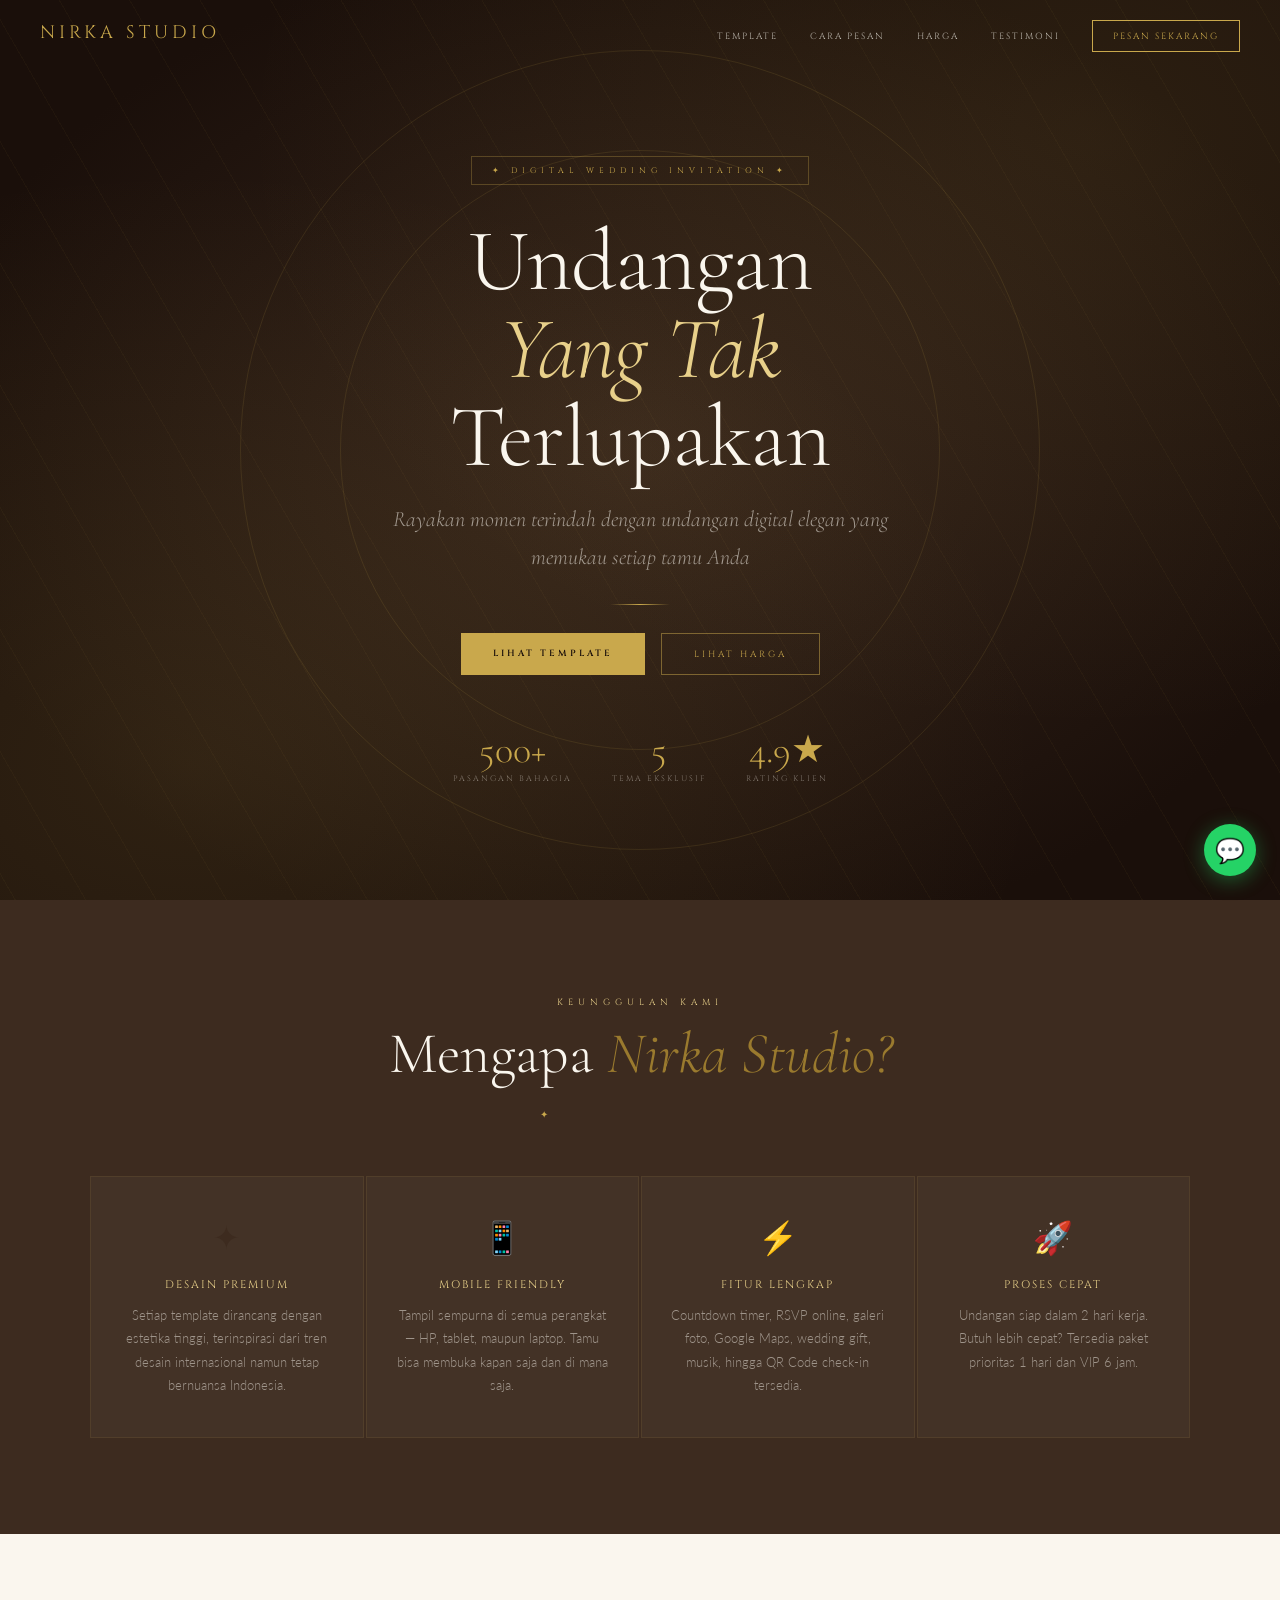
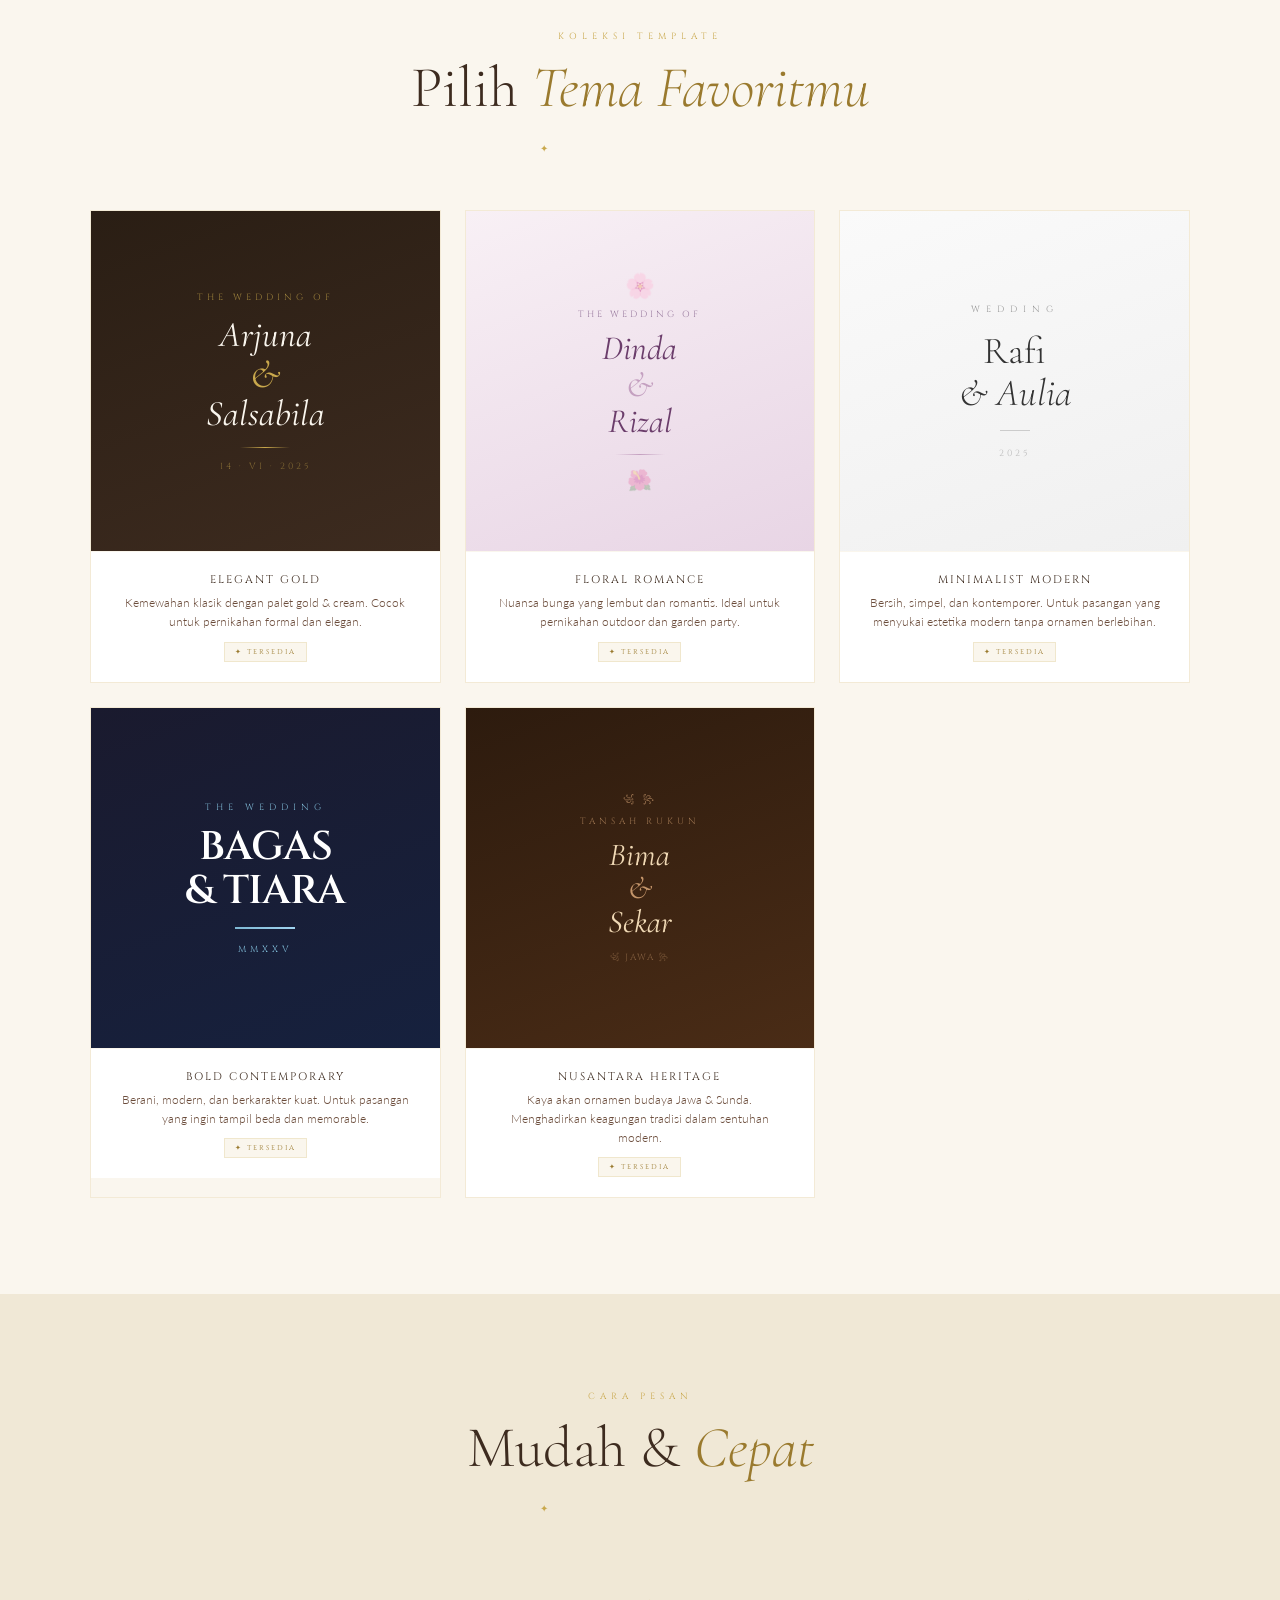
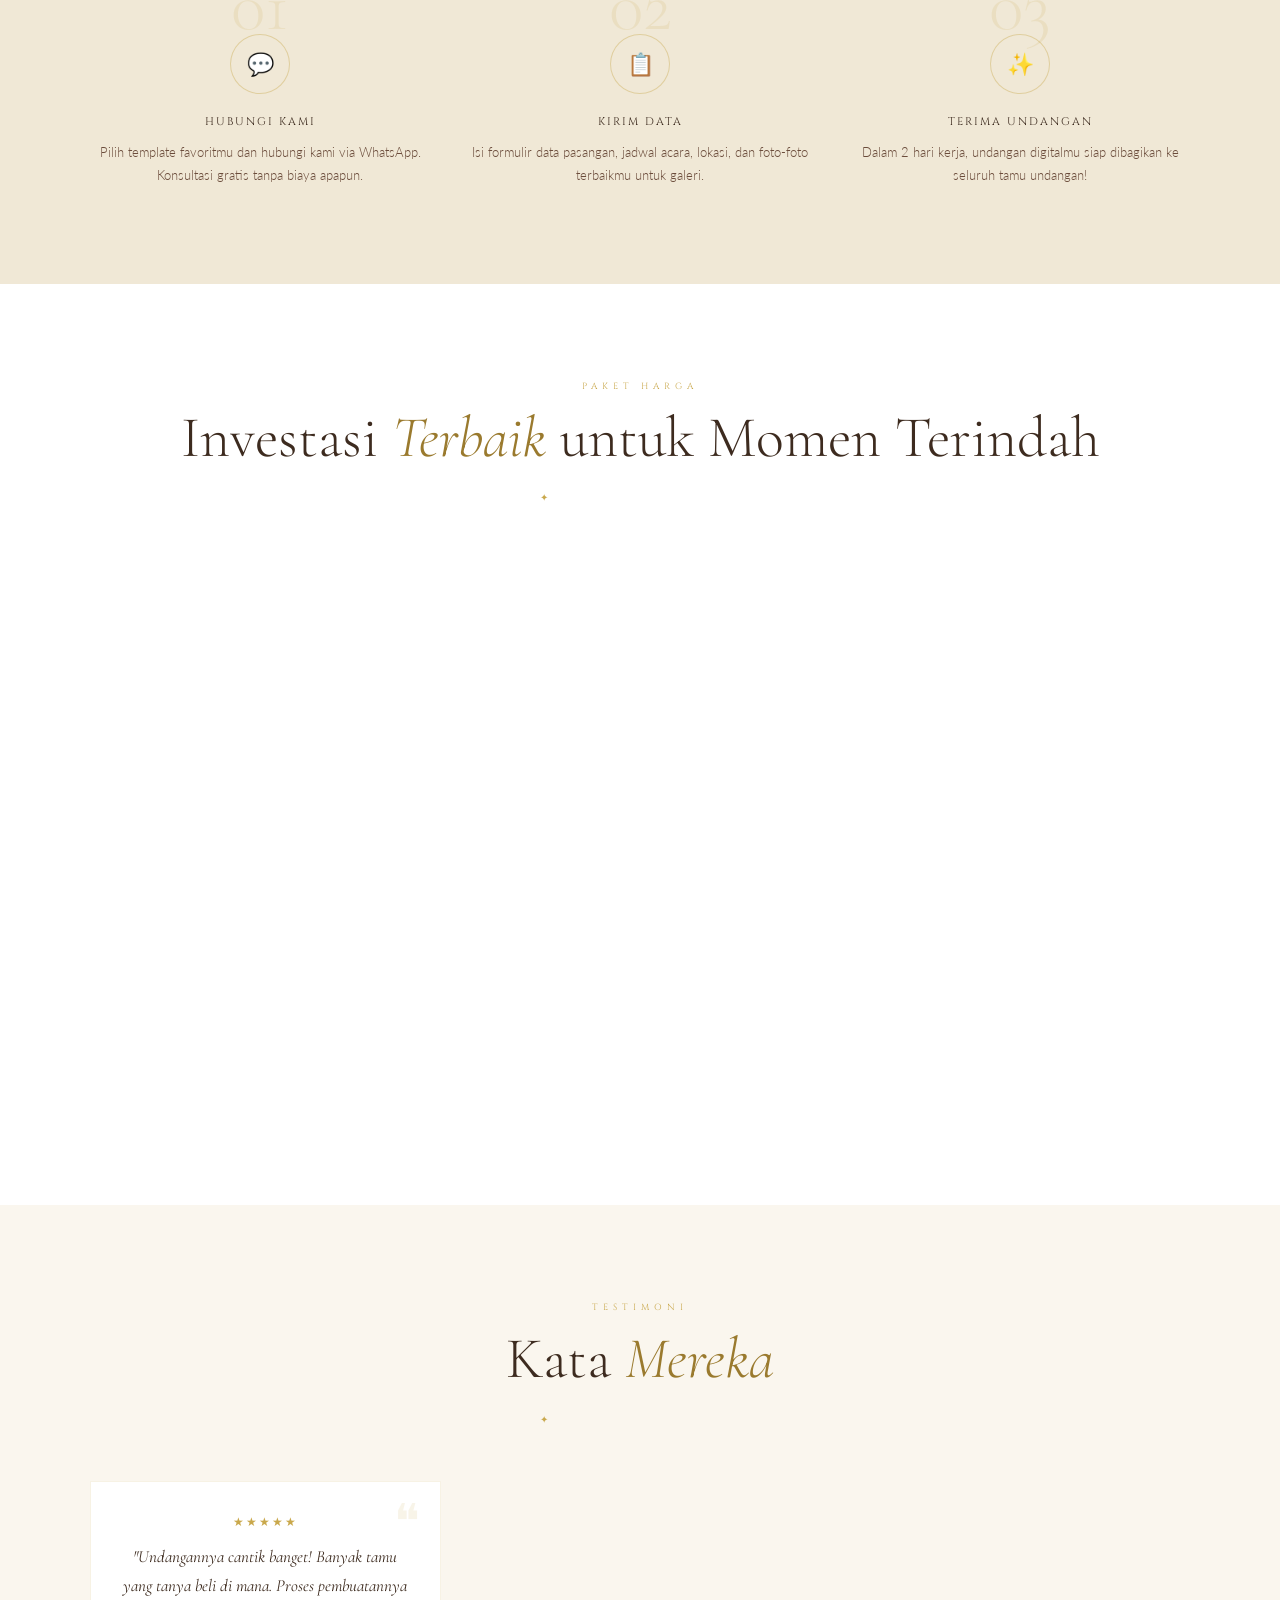
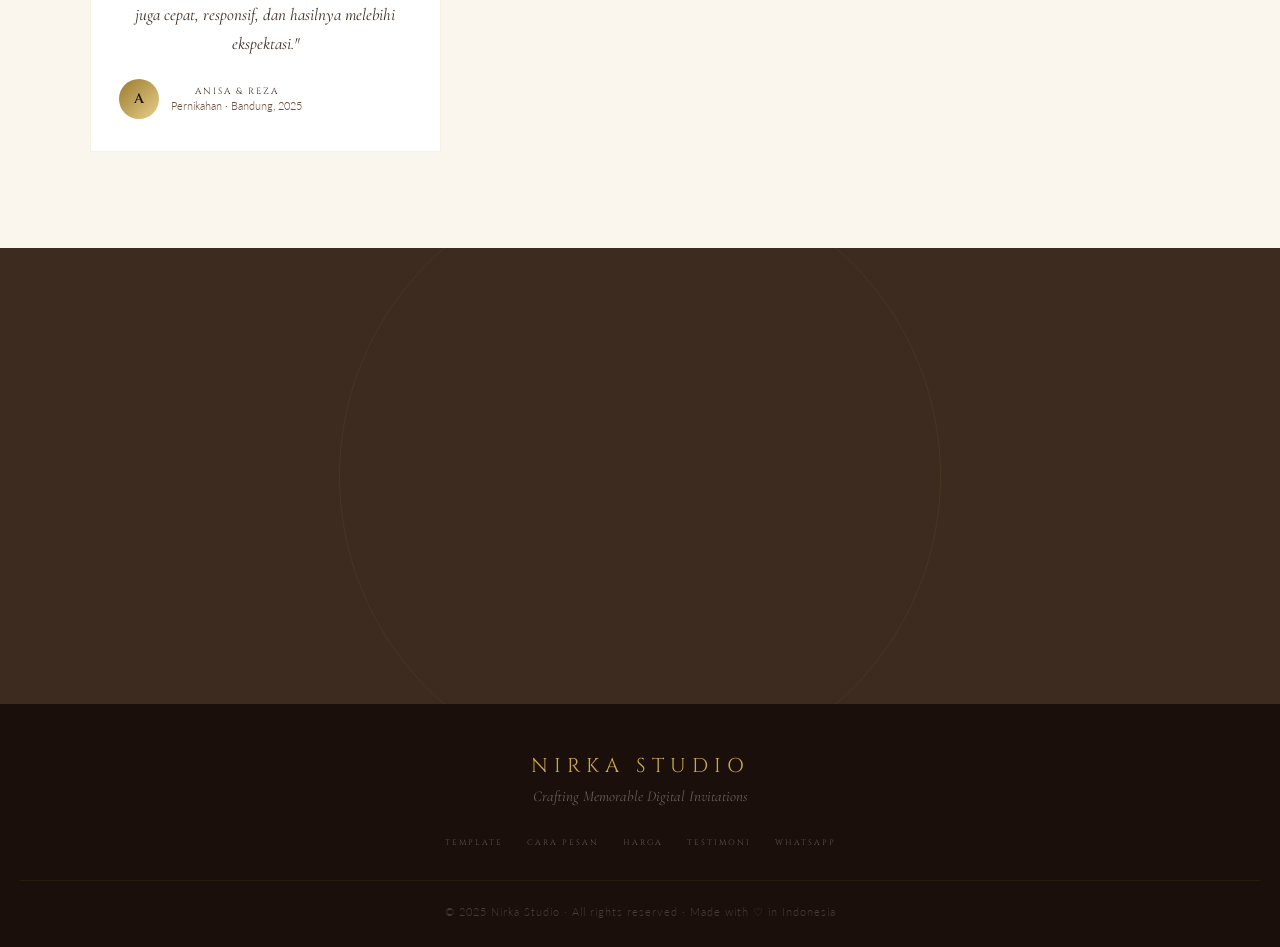
<file: index.html>
<!DOCTYPE html>
<html lang="id">
<head>
<meta charset="UTF-8">
<meta name="viewport" content="width=device-width, initial-scale=1.0">
<title>Nirka Studio — Undangan Digital Elegan</title>
<link href="https://fonts.googleapis.com/css2?family=Cormorant+Garamond:ital,wght@0,300;0,400;0,600;1,300;1,400&family=Cinzel:wght@400;500;600&family=Lato:wght@300;400;700&display=swap" rel="stylesheet">
<style>
  :root {
    --gold: #C9A84C;
    --gold-light: #E8D08A;
    --gold-dark: #9A7A2E;
    --cream: #FAF6EE;
    --cream-dark: #F0E8D6;
    --brown: #3D2B1F;
    --brown-light: #6B4C3B;
    --white: #FFFFFF;
    --dark: #1A0F0A;
  }

  * { margin: 0; padding: 0; box-sizing: border-box; }
  html { scroll-behavior: smooth; }
  body { font-family: 'Lato', sans-serif; background: var(--cream); color: var(--brown); overflow-x: hidden; }

  /* ===== NAVBAR ===== */
  nav {
    position: fixed;
    top: 0; left: 0; right: 0;
    z-index: 100;
    padding: 20px 40px;
    display: flex;
    align-items: center;
    justify-content: space-between;
    transition: all 0.4s;
  }
  nav.scrolled {
    background: rgba(26,15,10,0.95);
    backdrop-filter: blur(10px);
    padding: 14px 40px;
    box-shadow: 0 2px 20px rgba(0,0,0,0.3);
  }

  .nav-brand {
    font-family: 'Cinzel', serif;
    font-size: 18px;
    letter-spacing: 4px;
    color: var(--gold);
    text-decoration: none;
    text-transform: uppercase;
  }

  .nav-links {
    display: flex;
    gap: 32px;
    list-style: none;
  }
  .nav-links a {
    font-family: 'Cinzel', serif;
    font-size: 9px;
    letter-spacing: 2px;
    color: rgba(250,246,238,0.7);
    text-decoration: none;
    text-transform: uppercase;
    transition: color 0.3s;
  }
  .nav-links a:hover { color: var(--gold); }

  .nav-cta {
    padding: 9px 20px;
    border: 1px solid var(--gold);
    font-family: 'Cinzel', serif;
    font-size: 8px;
    letter-spacing: 2px;
    color: var(--gold) !important;
    text-decoration: none;
    text-transform: uppercase;
    transition: all 0.3s;
  }
  .nav-cta:hover { background: var(--gold) !important; color: var(--dark) !important; }

  .nav-hamburger {
    display: none;
    flex-direction: column;
    gap: 5px;
    cursor: pointer;
    padding: 4px;
  }
  .nav-hamburger span {
    display: block;
    width: 24px;
    height: 1px;
    background: var(--gold);
    transition: all 0.3s;
  }

  /* ===== HERO ===== */
  #hero {
    min-height: 100vh;
    background: var(--dark);
    display: flex;
    align-items: center;
    justify-content: center;
    text-align: center;
    position: relative;
    overflow: hidden;
    padding: 120px 20px 80px;
  }

  .hero-bg {
    position: absolute;
    inset: 0;
    background:
      radial-gradient(ellipse at 15% 85%, rgba(201,168,76,0.12) 0%, transparent 55%),
      radial-gradient(ellipse at 85% 15%, rgba(201,168,76,0.10) 0%, transparent 55%),
      radial-gradient(ellipse at 50% 50%, rgba(61,43,31,0.8) 0%, var(--dark) 80%);
  }

  /* Diagonal gold lines bg */
  .hero-lines {
    position: absolute;
    inset: 0;
    overflow: hidden;
    opacity: 0.04;
  }
  .hero-lines::before {
    content: '';
    position: absolute;
    width: 200%;
    height: 200%;
    top: -50%;
    left: -50%;
    background: repeating-linear-gradient(
      60deg,
      transparent,
      transparent 60px,
      rgba(201,168,76,1) 60px,
      rgba(201,168,76,1) 61px
    );
  }

  .hero-ornament-ring {
    position: absolute;
    border-radius: 50%;
    border: 1px solid rgba(201,168,76,0.12);
  }
  .ring-1 { width: 600px; height: 600px; top:50%; left:50%; transform:translate(-50%,-50%); }
  .ring-2 { width: 800px; height: 800px; top:50%; left:50%; transform:translate(-50%,-50%); animation: rotateSlow 40s linear infinite; }
  .ring-3 { width: 1000px; height: 1000px; top:50%; left:50%; transform:translate(-50%,-50%); border-style: dashed; opacity: 0.05; }

  @keyframes rotateSlow { to { transform: translate(-50%,-50%) rotate(360deg); } }

  .hero-content { position: relative; z-index: 2; max-width: 700px; }

  .hero-badge {
    display: inline-block;
    font-family: 'Cinzel', serif;
    font-size: 8px;
    letter-spacing: 5px;
    color: var(--gold);
    text-transform: uppercase;
    border: 1px solid rgba(201,168,76,0.3);
    padding: 8px 20px;
    margin-bottom: 32px;
    opacity: 0;
    animation: fadeUp 0.8s 0.2s forwards;
  }

  .hero-title {
    font-family: 'Cormorant Garamond', serif;
    font-size: clamp(48px, 10vw, 88px);
    font-weight: 300;
    color: var(--cream);
    line-height: 1.0;
    letter-spacing: -1px;
    opacity: 0;
    animation: fadeUp 0.8s 0.4s forwards;
  }
  .hero-title em { font-style: italic; color: var(--gold-light); }

  .hero-sub {
    font-family: 'Cormorant Garamond', serif;
    font-size: clamp(16px, 3vw, 22px);
    font-style: italic;
    font-weight: 300;
    color: rgba(250,246,238,0.55);
    margin-top: 20px;
    line-height: 1.7;
    max-width: 500px;
    margin-left: auto;
    margin-right: auto;
    opacity: 0;
    animation: fadeUp 0.8s 0.6s forwards;
  }

  .hero-divider {
    width: 60px;
    height: 1px;
    background: linear-gradient(90deg, transparent, var(--gold), transparent);
    margin: 28px auto;
    opacity: 0;
    animation: fadeUp 0.8s 0.7s forwards;
  }

  .hero-btns {
    display: flex;
    gap: 16px;
    justify-content: center;
    flex-wrap: wrap;
    opacity: 0;
    animation: fadeUp 0.8s 0.9s forwards;
  }

  .btn-primary {
    padding: 14px 32px;
    background: var(--gold);
    font-family: 'Cinzel', serif;
    font-size: 9px;
    letter-spacing: 3px;
    color: var(--dark);
    text-decoration: none;
    text-transform: uppercase;
    transition: all 0.3s;
    font-weight: 600;
  }
  .btn-primary:hover { background: var(--gold-light); transform: translateY(-2px); box-shadow: 0 8px 24px rgba(201,168,76,0.3); }

  .btn-outline {
    padding: 14px 32px;
    border: 1px solid rgba(201,168,76,0.5);
    font-family: 'Cinzel', serif;
    font-size: 9px;
    letter-spacing: 3px;
    color: var(--gold);
    text-decoration: none;
    text-transform: uppercase;
    transition: all 0.3s;
  }
  .btn-outline:hover { border-color: var(--gold); background: rgba(201,168,76,0.08); }

  .hero-stats {
    display: flex;
    gap: 40px;
    justify-content: center;
    margin-top: 56px;
    flex-wrap: wrap;
    opacity: 0;
    animation: fadeUp 0.8s 1.1s forwards;
  }

  .stat-item { text-align: center; }
  .stat-num {
    font-family: 'Cormorant Garamond', serif;
    font-size: 38px;
    font-weight: 300;
    color: var(--gold);
    line-height: 1;
  }
  .stat-label {
    font-family: 'Cinzel', serif;
    font-size: 8px;
    letter-spacing: 2px;
    color: rgba(250,246,238,0.4);
    text-transform: uppercase;
    margin-top: 4px;
  }

  @keyframes fadeUp {
    from { opacity: 0; transform: translateY(24px); }
    to { opacity: 1; transform: translateY(0); }
  }

  /* ===== SECTIONS BASE ===== */
  .section-wrap { padding: 96px 20px; }
  .section-inner { max-width: 1100px; margin: 0 auto; }
  .section-center { text-align: center; }

  .section-label {
    font-family: 'Cinzel', serif;
    font-size: 9px;
    letter-spacing: 5px;
    color: var(--gold);
    text-transform: uppercase;
    margin-bottom: 14px;
  }

  .section-title {
    font-family: 'Cormorant Garamond', serif;
    font-size: clamp(36px, 6vw, 58px);
    font-weight: 300;
    color: var(--brown);
    line-height: 1.1;
  }
  .section-title em { font-style: italic; color: var(--gold-dark); }

  .gold-divider {
    display: flex;
    align-items: center;
    gap: 12px;
    margin: 22px auto;
    max-width: 200px;
  }
  .gold-divider span { flex: 1; height: 1px; background: linear-gradient(90deg, transparent, var(--gold)); }
  .gold-divider span:last-child { background: linear-gradient(90deg, var(--gold), transparent); }
  .gold-divider::before { content: '✦'; color: var(--gold); font-size: 10px; flex-shrink: 0; }

  /* ===== REVEAL ===== */
  .reveal { opacity: 0; transform: translateY(28px); transition: opacity 0.7s ease, transform 0.7s ease; }
  .reveal.visible { opacity: 1; transform: translateY(0); }
  .reveal-left { opacity: 0; transform: translateX(-30px); transition: opacity 0.7s ease, transform 0.7s ease; }
  .reveal-left.visible { opacity: 1; transform: translateX(0); }
  .reveal-right { opacity: 0; transform: translateX(30px); transition: opacity 0.7s ease, transform 0.7s ease; }
  .reveal-right.visible { opacity: 1; transform: translateX(0); }

  /* ===== FEATURES ===== */
  #features { background: var(--brown); }
  #features .section-title { color: var(--cream); }
  #features .section-label { color: var(--gold-light); }

  .features-grid {
    display: grid;
    grid-template-columns: repeat(auto-fit, minmax(240px, 1fr));
    gap: 2px;
    margin-top: 56px;
  }

  .feature-card {
    background: rgba(255,255,255,0.03);
    border: 1px solid rgba(201,168,76,0.1);
    padding: 40px 28px;
    text-align: center;
    transition: all 0.3s;
    position: relative;
    overflow: hidden;
  }
  .feature-card::before {
    content: '';
    position: absolute;
    top: 0; left: 0; right: 0;
    height: 2px;
    background: linear-gradient(90deg, transparent, var(--gold), transparent);
    opacity: 0;
    transition: opacity 0.3s;
  }
  .feature-card:hover { background: rgba(201,168,76,0.05); }
  .feature-card:hover::before { opacity: 1; }

  .feature-icon {
    font-size: 32px;
    margin-bottom: 20px;
    display: block;
  }

  .feature-title {
    font-family: 'Cinzel', serif;
    font-size: 11px;
    letter-spacing: 2px;
    color: var(--gold-light);
    text-transform: uppercase;
    margin-bottom: 12px;
  }

  .feature-desc {
    font-size: 13px;
    color: rgba(250,246,238,0.5);
    line-height: 1.8;
    font-weight: 300;
  }

  /* ===== TEMPLATES ===== */
  #templates { background: var(--cream); }

  .templates-grid {
    display: grid;
    grid-template-columns: repeat(auto-fit, minmax(280px, 1fr));
    gap: 24px;
    margin-top: 56px;
  }

  .template-card {
    position: relative;
    overflow: hidden;
    cursor: pointer;
    transition: transform 0.4s;
    border: 1px solid rgba(201,168,76,0.15);
  }
  .template-card:hover { transform: translateY(-6px); box-shadow: 0 20px 50px rgba(61,43,31,0.15); }

  .template-preview {
    height: 340px;
    display: flex;
    flex-direction: column;
    align-items: center;
    justify-content: center;
    position: relative;
    overflow: hidden;
  }

  /* Template preview themes */
  .theme-elegant { background: linear-gradient(160deg, #2A1E14 0%, #3D2B1F 100%); }
  .theme-floral { background: linear-gradient(160deg, #f8f0f5 0%, #e8d5e5 100%); }
  .theme-minimal { background: linear-gradient(160deg, #fafafa 0%, #f0f0f0 100%); }
  .theme-bold { background: linear-gradient(160deg, #1a1a2e 0%, #16213e 100%); }
  .theme-java { background: linear-gradient(160deg, #2d1b0e 0%, #4a2c16 100%); }

  .template-preview-inner {
    text-align: center;
    padding: 20px;
    position: relative;
    z-index: 2;
  }

  .template-card-overlay {
    position: absolute;
    inset: 0;
    background: rgba(26,15,10,0.7);
    display: flex;
    align-items: center;
    justify-content: center;
    opacity: 0;
    transition: opacity 0.3s;
    z-index: 3;
  }
  .template-card:hover .template-card-overlay { opacity: 1; }

  .preview-btn {
    padding: 12px 28px;
    border: 1px solid var(--gold);
    font-family: 'Cinzel', serif;
    font-size: 9px;
    letter-spacing: 3px;
    color: var(--gold);
    text-decoration: none;
    text-transform: uppercase;
    transition: all 0.3s;
    display: block;
    margin-bottom: 10px;
  }
  .preview-btn:hover { background: var(--gold); color: var(--dark); }

  .template-info {
    padding: 20px 24px;
    background: var(--white);
    border-top: 1px solid rgba(201,168,76,0.1);
  }

  .template-name {
    font-family: 'Cinzel', serif;
    font-size: 11px;
    letter-spacing: 2px;
    color: var(--brown);
    text-transform: uppercase;
    margin-bottom: 6px;
  }

  .template-desc {
    font-size: 12px;
    color: var(--brown-light);
    font-weight: 300;
    line-height: 1.6;
  }

  .template-badge {
    display: inline-block;
    font-family: 'Cinzel', serif;
    font-size: 7px;
    letter-spacing: 2px;
    padding: 4px 10px;
    background: rgba(201,168,76,0.1);
    color: var(--gold-dark);
    text-transform: uppercase;
    margin-top: 10px;
    border: 1px solid rgba(201,168,76,0.2);
  }
  .template-badge.soon { background: rgba(107,76,59,0.08); color: var(--brown-light); border-color: rgba(107,76,59,0.2); }

  /* Mini preview decorations */
  .mini-title { font-family: 'Cormorant Garamond', serif; font-style: italic; }
  .mini-gold { color: var(--gold); }
  .mini-cream { color: var(--cream); }
  .mini-pink { color: #d4a5b5; }
  .mini-blue { color: #7eb8d4; }
  .mini-brown { color: #c4956a; }
  .mini-line {
    width: 40px; height: 1px;
    background: linear-gradient(90deg, transparent, currentColor, transparent);
    margin: 8px auto;
  }
  .mini-circle {
    width: 60px; height: 60px;
    border-radius: 50%;
    border: 1px solid currentColor;
    margin: 0 auto 12px;
    display: flex;
    align-items: center;
    justify-content: center;
    font-size: 20px;
    opacity: 0.5;
  }

  /* ===== HOW IT WORKS ===== */
  #how { background: var(--cream-dark); }

  .steps-grid {
    display: grid;
    grid-template-columns: repeat(auto-fit, minmax(220px, 1fr));
    gap: 40px;
    margin-top: 56px;
    position: relative;
  }

  .step-item {
    text-align: center;
    position: relative;
  }

  .step-num {
    font-family: 'Cormorant Garamond', serif;
    font-size: 72px;
    font-weight: 300;
    color: rgba(201,168,76,0.15);
    line-height: 1;
    margin-bottom: 16px;
  }

  .step-icon {
    width: 60px;
    height: 60px;
    border: 1px solid rgba(201,168,76,0.4);
    border-radius: 50%;
    display: flex;
    align-items: center;
    justify-content: center;
    font-size: 22px;
    margin: -24px auto 20px;
    background: var(--cream-dark);
  }

  .step-title {
    font-family: 'Cinzel', serif;
    font-size: 11px;
    letter-spacing: 2px;
    color: var(--brown);
    text-transform: uppercase;
    margin-bottom: 12px;
  }

  .step-desc {
    font-size: 13px;
    color: var(--brown-light);
    line-height: 1.8;
    font-weight: 300;
  }

  /* ===== PRICING ===== */
  #pricing { background: var(--white); }

  .pricing-grid {
    display: grid;
    grid-template-columns: repeat(auto-fit, minmax(260px, 1fr));
    gap: 24px;
    margin-top: 56px;
    max-width: 900px;
    margin-left: auto;
    margin-right: auto;
  }

  .pricing-card {
    border: 1px solid rgba(201,168,76,0.2);
    padding: 40px 28px;
    text-align: center;
    position: relative;
    transition: all 0.3s;
    background: var(--white);
  }
  .pricing-card:hover { transform: translateY(-4px); box-shadow: 0 16px 40px rgba(61,43,31,0.08); }
  .pricing-card.featured {
    background: var(--brown);
    border-color: var(--gold);
  }
  .pricing-card.featured::before {
    content: '✦ Terpopuler ✦';
    position: absolute;
    top: -1px; left: 50%;
    transform: translateX(-50%);
    background: var(--gold);
    font-family: 'Cinzel', serif;
    font-size: 7px;
    letter-spacing: 2px;
    color: var(--dark);
    padding: 5px 14px;
    text-transform: uppercase;
    white-space: nowrap;
  }

  .pricing-name {
    font-family: 'Cinzel', serif;
    font-size: 10px;
    letter-spacing: 3px;
    color: var(--gold);
    text-transform: uppercase;
    margin-bottom: 20px;
  }

  .pricing-price {
    font-family: 'Cormorant Garamond', serif;
    font-size: 52px;
    font-weight: 300;
    color: var(--brown);
    line-height: 1;
  }
  .pricing-card.featured .pricing-price { color: var(--cream); }

  .pricing-price span {
    font-family: 'Lato', sans-serif;
    font-size: 16px;
    font-weight: 300;
    vertical-align: top;
    margin-top: 12px;
    display: inline-block;
  }

  .pricing-period {
    font-size: 11px;
    color: var(--brown-light);
    margin-top: 4px;
    font-weight: 300;
  }
  .pricing-card.featured .pricing-period { color: rgba(250,246,238,0.5); }

  .pricing-divider {
    width: 40px; height: 1px;
    background: linear-gradient(90deg, transparent, var(--gold), transparent);
    margin: 24px auto;
  }

  .pricing-features {
    list-style: none;
    margin-bottom: 28px;
    text-align: left;
  }
  .pricing-features li {
    font-size: 13px;
    color: var(--brown-light);
    padding: 7px 0;
    border-bottom: 1px solid rgba(201,168,76,0.08);
    font-weight: 300;
    display: flex;
    align-items: center;
    gap: 10px;
  }
  .pricing-card.featured .pricing-features li { color: rgba(250,246,238,0.6); border-color: rgba(201,168,76,0.1); }
  .pricing-features li::before { content: '✦'; color: var(--gold); font-size: 8px; flex-shrink: 0; }

  .btn-pricing {
    display: block;
    width: 100%;
    padding: 13px;
    border: 1px solid var(--gold);
    font-family: 'Cinzel', serif;
    font-size: 9px;
    letter-spacing: 3px;
    color: var(--gold-dark);
    text-decoration: none;
    text-transform: uppercase;
    transition: all 0.3s;
    text-align: center;
    cursor: pointer;
    background: transparent;
  }
  .btn-pricing:hover { background: var(--gold); color: var(--dark); }
  .pricing-card.featured .btn-pricing { background: var(--gold); color: var(--dark); border-color: var(--gold); }
  .pricing-card.featured .btn-pricing:hover { background: var(--gold-light); }

  /* ===== TESTIMONIALS ===== */
  #testimonials { background: var(--cream); }

  .testi-grid {
    display: grid;
    grid-template-columns: repeat(auto-fit, minmax(280px, 1fr));
    gap: 24px;
    margin-top: 56px;
  }

  .testi-card {
    background: var(--white);
    border: 1px solid rgba(201,168,76,0.15);
    padding: 32px 28px;
    position: relative;
  }
  .testi-card::before {
    content: '❝';
    position: absolute;
    top: 16px; right: 20px;
    font-size: 48px;
    color: var(--gold);
    opacity: 0.12;
    font-family: serif;
    line-height: 1;
  }

  .testi-stars {
    color: var(--gold);
    font-size: 12px;
    letter-spacing: 2px;
    margin-bottom: 14px;
  }

  .testi-text {
    font-family: 'Cormorant Garamond', serif;
    font-size: 17px;
    font-style: italic;
    color: var(--brown);
    line-height: 1.7;
    margin-bottom: 20px;
  }

  .testi-author {
    display: flex;
    align-items: center;
    gap: 12px;
  }

  .testi-avatar {
    width: 40px; height: 40px;
    border-radius: 50%;
    background: linear-gradient(135deg, var(--gold-dark), var(--gold-light));
    display: flex;
    align-items: center;
    justify-content: center;
    font-family: 'Cinzel', serif;
    font-size: 14px;
    color: var(--dark);
    font-weight: 600;
    flex-shrink: 0;
  }

  .testi-name {
    font-family: 'Cinzel', serif;
    font-size: 9px;
    letter-spacing: 2px;
    color: var(--brown);
    text-transform: uppercase;
  }

  .testi-event {
    font-size: 11px;
    color: var(--brown-light);
    font-weight: 300;
    margin-top: 2px;
  }

  /* ===== CTA ===== */
  #cta {
    background: var(--brown);
    padding: 100px 20px;
    text-align: center;
    position: relative;
    overflow: hidden;
  }
  #cta::before {
    content: '';
    position: absolute;
    width: 600px; height: 600px;
    border-radius: 50%;
    border: 1px solid rgba(201,168,76,0.08);
    top: 50%; left: 50%;
    transform: translate(-50%,-50%);
  }

  .cta-title {
    font-family: 'Cormorant Garamond', serif;
    font-size: clamp(36px, 7vw, 64px);
    font-weight: 300;
    color: var(--cream);
    font-style: italic;
    position: relative;
    z-index: 1;
    line-height: 1.1;
  }
  .cta-title em { color: var(--gold-light); }

  .cta-sub {
    font-size: 14px;
    color: rgba(250,246,238,0.5);
    margin-top: 16px;
    font-weight: 300;
    letter-spacing: 1px;
    position: relative;
    z-index: 1;
  }

  .cta-btn {
    display: inline-flex;
    align-items: center;
    gap: 10px;
    margin-top: 36px;
    padding: 16px 36px;
    background: #25D366;
    font-family: 'Cinzel', serif;
    font-size: 10px;
    letter-spacing: 3px;
    color: var(--white);
    text-decoration: none;
    text-transform: uppercase;
    transition: all 0.3s;
    position: relative;
    z-index: 1;
  }
  .cta-btn:hover { background: #1fb855; transform: translateY(-2px); box-shadow: 0 10px 30px rgba(37,211,102,0.3); }

  /* ===== FOOTER ===== */
  footer {
    background: var(--dark);
    padding: 48px 20px 28px;
    text-align: center;
  }

  .footer-brand {
    font-family: 'Cinzel', serif;
    font-size: 20px;
    letter-spacing: 6px;
    color: var(--gold);
    text-transform: uppercase;
    margin-bottom: 8px;
  }

  .footer-tagline {
    font-family: 'Cormorant Garamond', serif;
    font-style: italic;
    font-size: 15px;
    color: rgba(250,246,238,0.35);
    margin-bottom: 32px;
  }

  .footer-links {
    display: flex;
    gap: 24px;
    justify-content: center;
    flex-wrap: wrap;
    margin-bottom: 32px;
  }
  .footer-links a {
    font-family: 'Cinzel', serif;
    font-size: 8px;
    letter-spacing: 2px;
    color: rgba(250,246,238,0.3);
    text-decoration: none;
    text-transform: uppercase;
    transition: color 0.3s;
  }
  .footer-links a:hover { color: var(--gold); }

  .footer-copy {
    font-size: 11px;
    color: rgba(250,246,238,0.2);
    letter-spacing: 1px;
    font-weight: 300;
    border-top: 1px solid rgba(201,168,76,0.08);
    padding-top: 24px;
  }

  /* ===== WA FLOAT ===== */
  .wa-float {
    position: fixed;
    bottom: 24px; right: 24px;
    width: 52px; height: 52px;
    border-radius: 50%;
    background: #25D366;
    display: flex;
    align-items: center;
    justify-content: center;
    font-size: 24px;
    text-decoration: none;
    z-index: 99;
    box-shadow: 0 4px 20px rgba(37,211,102,0.4);
    transition: all 0.3s;
    animation: pulse 2.5s infinite;
  }
  .wa-float:hover { transform: scale(1.1); box-shadow: 0 6px 28px rgba(37,211,102,0.5); }

  @keyframes pulse {
    0%, 100% { box-shadow: 0 4px 20px rgba(37,211,102,0.4); }
    50% { box-shadow: 0 4px 30px rgba(37,211,102,0.6), 0 0 0 8px rgba(37,211,102,0.1); }
  }

  /* ===== MOBILE ===== */
  @media (max-width: 768px) {
    nav { padding: 16px 20px; }
    nav.scrolled { padding: 12px 20px; }
    .nav-links { display: none; }
    .nav-hamburger { display: flex; }
    .hero-stats { gap: 24px; }
    .steps-grid { gap: 32px; }
  }
</style>
</head>
<body>

<!-- NAV -->
<nav id="navbar">
  <a href="#" class="nav-brand">Nirka Studio</a>
  <ul class="nav-links">
    <li><a href="#templates">Template</a></li>
    <li><a href="#how">Cara Pesan</a></li>
    <li><a href="#pricing">Harga</a></li>
    <li><a href="#testimonials">Testimoni</a></li>
    <li><a href="https://wa.me/6285606797629" target="_blank" class="nav-cta">Pesan Sekarang</a></li>
  </ul>
  <div class="nav-hamburger" onclick="toggleMenu()">
    <span></span><span></span><span></span>
  </div>
</nav>

<!-- HERO -->
<section id="hero">
  <div class="hero-bg"></div>
  <div class="hero-lines"></div>
  <div class="hero-ornament-ring ring-1"></div>
  <div class="hero-ornament-ring ring-2"></div>
  <div class="hero-ornament-ring ring-3"></div>

  <div class="hero-content">
    <div class="hero-badge">✦ Digital Wedding Invitation ✦</div>
    <h1 class="hero-title">
      Undangan<br><em>Yang Tak</em><br>Terlupakan
    </h1>
    <p class="hero-sub">
      Rayakan momen terindah dengan undangan digital elegan yang memukau setiap tamu Anda
    </p>
    <div class="hero-divider"></div>
    <div class="hero-btns">
      <a href="#templates" class="btn-primary">Lihat Template</a>
      <a href="#pricing" class="btn-outline">Lihat Harga</a>
    </div>
    <div class="hero-stats">
      <div class="stat-item">
        <div class="stat-num">500+</div>
        <div class="stat-label">Pasangan Bahagia</div>
      </div>
      <div class="stat-item">
        <div class="stat-num">5</div>
        <div class="stat-label">Tema Eksklusif</div>
      </div>
      <div class="stat-item">
        <div class="stat-num">4.9★</div>
        <div class="stat-label">Rating Klien</div>
      </div>
    </div>
  </div>
</section>

<!-- FEATURES -->
<div id="features">
  <div class="section-wrap">
    <div class="section-inner section-center">
      <div class="section-label reveal">Keunggulan Kami</div>
      <div class="section-title reveal">Mengapa <em>Nirka Studio?</em></div>
      <div class="gold-divider reveal"></div>
      <div class="features-grid">
        <div class="feature-card reveal">
          <span class="feature-icon">✦</span>
          <div class="feature-title">Desain Premium</div>
          <div class="feature-desc">Setiap template dirancang dengan estetika tinggi, terinspirasi dari tren desain internasional namun tetap bernuansa Indonesia.</div>
        </div>
        <div class="feature-card reveal">
          <span class="feature-icon">📱</span>
          <div class="feature-title">Mobile Friendly</div>
          <div class="feature-desc">Tampil sempurna di semua perangkat — HP, tablet, maupun laptop. Tamu bisa membuka kapan saja dan di mana saja.</div>
        </div>
        <div class="feature-card reveal">
          <span class="feature-icon">⚡</span>
          <div class="feature-title">Fitur Lengkap</div>
          <div class="feature-desc">Countdown timer, RSVP online, galeri foto, Google Maps, wedding gift, musik, hingga QR Code check-in tersedia.</div>
        </div>
        <div class="feature-card reveal">
          <span class="feature-icon">🚀</span>
          <div class="feature-title">Proses Cepat</div>
          <div class="feature-desc">Undangan siap dalam 2 hari kerja. Butuh lebih cepat? Tersedia paket prioritas 1 hari dan VIP 6 jam.</div>
        </div>
      </div>
    </div>
  </div>
</div>

<!-- TEMPLATES -->
<div id="templates">
  <div class="section-wrap">
    <div class="section-inner section-center">
      <div class="section-label reveal">Koleksi Template</div>
      <div class="section-title reveal">Pilih <em>Tema Favoritmu</em></div>
      <div class="gold-divider reveal"></div>
      <div class="templates-grid">

        <!-- Elegant Gold -->
        <div class="template-card reveal">
          <div class="template-preview theme-elegant">
            <div class="template-preview-inner">
              <div style="font-size:9px; letter-spacing:4px; color:rgba(201,168,76,0.7); font-family:'Cinzel',serif; text-transform:uppercase; margin-bottom:10px;">The Wedding Of</div>
              <div class="mini-title" style="font-size:36px; color:var(--cream);">Arjuna</div>
              <div style="font-size:40px; color:var(--gold); font-family:'Cormorant Garamond',serif; font-style:italic; line-height:0.9;">&</div>
              <div class="mini-title" style="font-size:36px; color:var(--cream);">Salsabila</div>
              <div style="width:50px; height:1px; background:linear-gradient(90deg,transparent,#C9A84C,transparent); margin:12px auto;"></div>
              <div style="font-size:9px; letter-spacing:3px; color:rgba(201,168,76,0.5); font-family:'Cinzel',serif;">14 · VI · 2025</div>
            </div>
            <div class="template-card-overlay">
              <div>
                <a href="templates/elegant-gold/index.html" target="_blank" class="preview-btn">Lihat Demo</a>
              </div>
            </div>
          </div>
          <div class="template-info">
            <div class="template-name">Elegant Gold</div>
            <div class="template-desc">Kemewahan klasik dengan palet gold & cream. Cocok untuk pernikahan formal dan elegan.</div>
            <div class="template-badge">✦ Tersedia</div>
          </div>
        </div>

        <!-- Floral -->
        <div class="template-card reveal">
          <div class="template-preview theme-floral">
            <div class="template-preview-inner">
              <div style="font-size:24px; margin-bottom:8px; opacity:0.4;">🌸</div>
              <div style="font-size:9px; letter-spacing:3px; color:#9b7da0; font-family:'Cinzel',serif; text-transform:uppercase; margin-bottom:8px;">The Wedding Of</div>
              <div class="mini-title" style="font-size:34px; color:#6b3d6b;">Dinda</div>
              <div style="font-size:36px; color:#c4a0c0; font-family:'Cormorant Garamond',serif; font-style:italic; line-height:0.9;">&</div>
              <div class="mini-title" style="font-size:34px; color:#6b3d6b;">Rizal</div>
              <div style="width:50px; height:1px; background:linear-gradient(90deg,transparent,#c4a0c0,transparent); margin:12px auto;"></div>
              <div style="font-size:20px; opacity:0.25;">🌺</div>
            </div>
            <div class="template-card-overlay">
              <div>
                <a href="templates/floral/index.html" target="_blank" class="preview-btn">Lihat Demo</a>
              </div>
            </div>
          </div>
          <div class="template-info">
            <div class="template-name">Floral Romance</div>
            <div class="template-desc">Nuansa bunga yang lembut dan romantis. Ideal untuk pernikahan outdoor dan garden party.</div>
            <div class="template-badge">✦ Tersedia</div>
          </div>
        </div>

        <!-- Minimalist -->
        <div class="template-card reveal">
          <div class="template-preview theme-minimal">
            <div class="template-preview-inner">
              <div style="font-size:9px; letter-spacing:6px; color:#999; font-family:'Cinzel',serif; text-transform:uppercase; margin-bottom:16px;">Wedding</div>
              <div style="font-size:38px; color:#333; font-family:'Cormorant Garamond',serif; font-weight:300; line-height:1.1;">Rafi<br><span style="font-style:italic;">&amp; Aulia</span></div>
              <div style="width:30px; height:1px; background:#ccc; margin:16px auto;"></div>
              <div style="font-size:9px; letter-spacing:3px; color:#bbb; font-family:'Cinzel',serif;">2025</div>
            </div>
            <div class="template-card-overlay">
              <div>
                <a href="templates/minimalist/index.html" target="_blank" class="preview-btn">Lihat Demo</a>
              </div>
            </div>
          </div>
          <div class="template-info">
            <div class="template-name">Minimalist Modern</div>
            <div class="template-desc">Bersih, simpel, dan kontemporer. Untuk pasangan yang menyukai estetika modern tanpa ornamen berlebihan.</div>
            <div class="template-badge">✦ Tersedia</div>
          </div>
        </div>

        <!-- Bold -->
        <div class="template-card reveal">
          <div class="template-preview theme-bold">
            <div class="template-preview-inner">
              <div style="font-size:9px; letter-spacing:5px; color:#7eb8d4; font-family:'Cinzel',serif; text-transform:uppercase; margin-bottom:12px;">The Wedding</div>
              <div style="font-size:40px; color:#fff; font-family:'Cinzel',serif; font-weight:600; line-height:1.1; letter-spacing:-1px;">BAGAS<br>&amp; TIARA</div>
              <div style="width:60px; height:2px; background:linear-gradient(90deg,#7eb8d4,#a0d4f0); margin:14px auto;"></div>
              <div style="font-size:9px; letter-spacing:4px; color:#7eb8d4; font-family:'Cinzel',serif;">MMXXV</div>
            </div>
            <div class="template-card-overlay">
              <div>
                <a href="templates/bold/index.html" target="_blank" class="preview-btn">Lihat Demo</a>
              </div>
            </div>
          </div>
          <div class="template-info">
            <div class="template-name">Bold Contemporary</div>
            <div class="template-desc">Berani, modern, dan berkarakter kuat. Untuk pasangan yang ingin tampil beda dan memorable.</div>
            <div class="template-badge">✦ Tersedia</div>
          </div>
        </div>

        <!-- Javanese -->
        <div class="template-card reveal">
          <div class="template-preview theme-java">
            <div class="template-preview-inner">
              <div style="font-size:11px; letter-spacing:3px; color:#c4956a; font-family:'Cinzel',serif; margin-bottom:8px; opacity:0.8;">꧁ ꧂</div>
              <div style="font-size:9px; letter-spacing:4px; color:rgba(196,149,106,0.7); font-family:'Cinzel',serif; text-transform:uppercase; margin-bottom:8px;">Tansah Rukun</div>
              <div class="mini-title" style="font-size:32px; color:#f0d9b5;">Bima</div>
              <div style="font-size:32px; color:#c4956a; font-family:'Cormorant Garamond',serif; font-style:italic; line-height:0.9;">&</div>
              <div class="mini-title" style="font-size:32px; color:#f0d9b5;">Sekar</div>
              <div style="font-size:9px; letter-spacing:2px; color:rgba(196,149,106,0.5); margin-top:10px; font-family:'Cinzel',serif;">꧁ JAWA ꧂</div>
            </div>
            <div class="template-card-overlay">
              <div>
                <a href="templates/nusantara/index.html" target="_blank" class="preview-btn">Lihat Demo</a>
              </div>
            </div>
          </div>
          <div class="template-info">
            <div class="template-name">Nusantara Heritage</div>
            <div class="template-desc">Kaya akan ornamen budaya Jawa & Sunda. Menghadirkan keagungan tradisi dalam sentuhan modern.</div>
            <div class="template-badge">✦ Tersedia</div>
          </div>
        </div>

      </div>
    </div>
  </div>
</div>

<!-- HOW IT WORKS -->
<div id="how">
  <div class="section-wrap">
    <div class="section-inner section-center">
      <div class="section-label reveal">Cara Pesan</div>
      <div class="section-title reveal">Mudah & <em>Cepat</em></div>
      <div class="gold-divider reveal"></div>
      <div class="steps-grid">
        <div class="step-item reveal">
          <div class="step-num">01</div>
          <div class="step-icon">💬</div>
          <div class="step-title">Hubungi Kami</div>
          <div class="step-desc">Pilih template favoritmu dan hubungi kami via WhatsApp. Konsultasi gratis tanpa biaya apapun.</div>
        </div>
        <div class="step-item reveal">
          <div class="step-num">02</div>
          <div class="step-icon">📋</div>
          <div class="step-title">Kirim Data</div>
          <div class="step-desc">Isi formulir data pasangan, jadwal acara, lokasi, dan foto-foto terbaikmu untuk galeri.</div>
        </div>
        <div class="step-item reveal">
          <div class="step-num">03</div>
          <div class="step-icon">✨</div>
          <div class="step-title">Terima Undangan</div>
          <div class="step-desc">Dalam 2 hari kerja, undangan digitalmu siap dibagikan ke seluruh tamu undangan!</div>
        </div>
      </div>
    </div>
  </div>
</div>

<!-- PRICING -->
<div id="pricing">
  <div class="section-wrap">
    <div class="section-inner section-center">
      <div class="section-label reveal">Paket Harga</div>
      <div class="section-title reveal">Investasi <em>Terbaik</em> untuk Momen Terindah</div>
      <div class="gold-divider reveal"></div>
      <div class="pricing-grid">
        <div class="pricing-card reveal">
          <div class="pricing-name">Starter</div>
          <div class="pricing-price"><span>Rp</span>149<span style="font-size:18px;">rb</span></div>
          <div class="pricing-period">satu kali bayar</div>
          <div class="pricing-divider"></div>
          <ul class="pricing-features">
            <li>1 Template pilihan</li>
            <li>Semua fitur dasar</li>
            <li>RSVP & ucapan</li>
            <li>Countdown timer</li>
            <li>Aktif 3 bulan</li>
            <li>2x revisi</li>
          </ul>
          <a href="https://wa.me/6285606797629" target="_blank" class="btn-pricing">Pilih Paket</a>
        </div>
        <div class="pricing-card featured reveal">
          <div class="pricing-name">Premium</div>
          <div class="pricing-price"><span>Rp</span>249<span style="font-size:18px;">rb</span></div>
          <div class="pricing-period">satu kali bayar</div>
          <div class="pricing-divider"></div>
          <ul class="pricing-features">
            <li>1 Template pilihan</li>
            <li>Semua fitur lengkap</li>
            <li>RSVP + galeri foto</li>
            <li>Wedding gift</li>
            <li>Musik background</li>
            <li>QR Code check-in</li>
            <li>Aktif 6 bulan</li>
            <li>3x revisi gratis</li>
          </ul>
          <a href="https://wa.me/6285606797629" target="_blank" class="btn-pricing">Pilih Paket</a>
        </div>
        <div class="pricing-card reveal">
          <div class="pricing-name">VIP</div>
          <div class="pricing-price"><span>Rp</span>399<span style="font-size:18px;">rb</span></div>
          <div class="pricing-period">satu kali bayar</div>
          <div class="pricing-divider"></div>
          <ul class="pricing-features">
            <li>Custom domain</li>
            <li>Semua fitur premium</li>
            <li>Selesai dalam 6 jam</li>
            <li>Custom warna & font</li>
            <li>Video background</li>
            <li>Aktif 12 bulan</li>
            <li>Unlimited revisi</li>
            <li>Prioritas support</li>
          </ul>
          <a href="https://wa.me/6285606797629" target="_blank" class="btn-pricing">Pilih Paket</a>
        </div>
      </div>
    </div>
  </div>
</div>

<!-- TESTIMONIALS -->
<div id="testimonials">
  <div class="section-wrap">
    <div class="section-inner section-center">
      <div class="section-label reveal">Testimoni</div>
      <div class="section-title reveal">Kata <em>Mereka</em></div>
      <div class="gold-divider reveal"></div>
      <div class="testi-grid">
        <div class="testi-card reveal">
          <div class="testi-stars">★★★★★</div>
          <div class="testi-text">"Undangannya cantik banget! Banyak tamu yang tanya beli di mana. Proses pembuatannya juga cepat, responsif, dan hasilnya melebihi ekspektasi."</div>
          <div class="testi-author">
            <div class="testi-avatar">A</div>
            <div>
              <div class="testi-name">Anisa & Reza</div>
              <div class="testi-event">Pernikahan · Bandung, 2025</div>
            </div>
          </div>
        </div>
        <div class="testi-card reveal">
          <div class="testi-stars">★★★★★</div>
          <div class="testi-text">"Pelayanannya ramah dan profesional. Revisi ditanggapi dengan cepat. Undangan digitalnya elegan dan fiturnya sangat lengkap. Highly recommended!"</div>
          <div class="testi-author">
            <div class="testi-avatar">D</div>
            <div>
              <div class="testi-name">Dinda & Wahyu</div>
              <div class="testi-event">Pernikahan · Jakarta, 2025</div>
            </div>
          </div>
        </div>
        <div class="testi-card reveal">
          <div class="testi-stars">★★★★★</div>
          <div class="testi-text">"RSVP online-nya sangat membantu. Kami bisa pantau siapa saja yang hadir secara real-time. Desainnya juga super estetik, sesuai tema pernikahan kami."</div>
          <div class="testi-author">
            <div class="testi-avatar">F</div>
            <div>
              <div class="testi-name">Farah & Ilham</div>
              <div class="testi-event">Pernikahan · Surabaya, 2025</div>
            </div>
          </div>
        </div>
      </div>
    </div>
  </div>
</div>

<!-- CTA -->
<div id="cta">
  <div class="cta-title reveal">Siap Buat<br>Undangan <em>Impianmu?</em></div>
  <div class="cta-sub reveal">Hubungi kami sekarang — konsultasi gratis, tanpa komitmen</div>
  <a href="https://wa.me/6285606797629?text=Halo%20Nirka%20Studio%2C%20saya%20ingin%20konsultasi%20undangan%20digital" target="_blank" class="cta-btn reveal">
    <span>💬</span> Chat WhatsApp Sekarang
  </a>
</div>

<!-- FOOTER -->
<footer>
  <div class="footer-brand">Nirka Studio</div>
  <div class="footer-tagline">Crafting Memorable Digital Invitations</div>
  <div class="footer-links">
    <a href="#templates">Template</a>
    <a href="#how">Cara Pesan</a>
    <a href="#pricing">Harga</a>
    <a href="#testimonials">Testimoni</a>
    <a href="https://wa.me/6285606797629" target="_blank">WhatsApp</a>
  </div>
  <div class="footer-copy">© 2025 Nirka Studio · All rights reserved · Made with ♡ in Indonesia</div>
</footer>

<!-- WhatsApp Float -->
<a href="https://wa.me/6285606797629" target="_blank" class="wa-float" title="Chat WhatsApp">💬</a>

<script>
  // Navbar scroll
  window.addEventListener('scroll', () => {
    const nav = document.getElementById('navbar');
    nav.classList.toggle('scrolled', window.scrollY > 60);
  });

  // Mobile menu
  function toggleMenu() {
    const links = document.querySelector('.nav-links');
    links.style.display = links.style.display === 'flex' ? 'none' : 'flex';
    links.style.flexDirection = 'column';
    links.style.position = 'absolute';
    links.style.top = '60px';
    links.style.left = '0';
    links.style.right = '0';
    links.style.background = 'rgba(26,15,10,0.98)';
    links.style.padding = '20px';
    links.style.gap = '20px';
  }

  // Scroll reveal
  const observer = new IntersectionObserver((entries) => {
    entries.forEach((e, i) => {
      if (e.isIntersecting) {
        setTimeout(() => e.target.classList.add('visible'), i * 80);
      }
    });
  }, { threshold: 0.12 });

  document.querySelectorAll('.reveal, .reveal-left, .reveal-right').forEach(el => observer.observe(el));
</script>
</body>
</html>
</file>
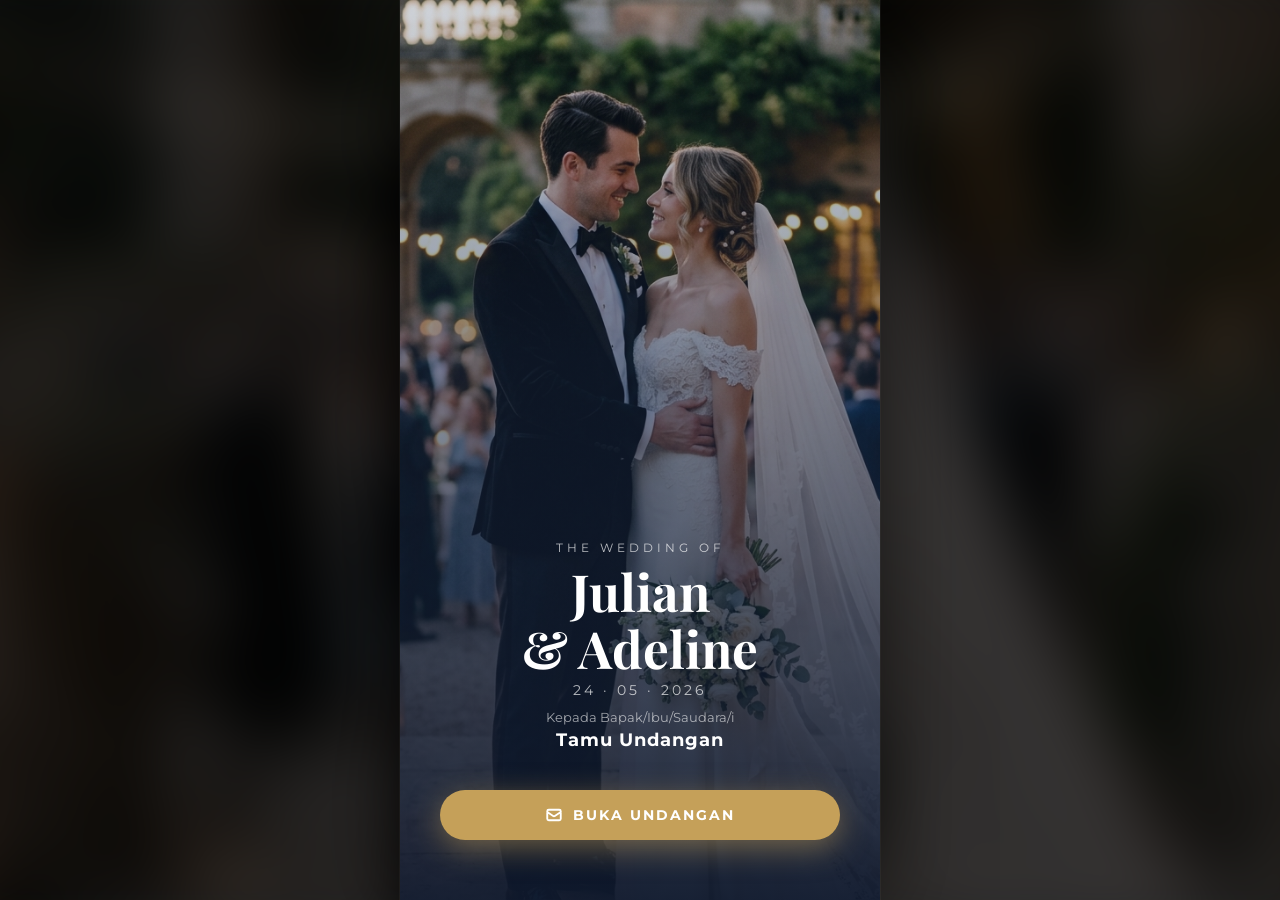
<file: invitation-special-03/index.html>
<!DOCTYPE html>
<html lang="id">
<head>
    <meta charset="UTF-8">
    <meta name="viewport" content="width=device-width, initial-scale=1.0, maximum-scale=1.0">
    <title>The Wedding of Julian & Adeline | Digital Invitation</title>
    <link rel="stylesheet" href="style.css">
</head>
<body>

<div class="app-container" id="app">

    <!-- ===== OVERLAY ===== -->
    <div class="overlay" id="overlay">
        <div class="overlay-bg"></div>
        <div class="overlay-content">
            <p class="overlay-sub">The Wedding Of</p>
            <h1>Julian<br>&amp; Adeline</h1>
            <p class="overlay-date">24 · 05 · 2026</p>
            <p class="overlay-to">Kepada Bapak/Ibu/Saudara/i</p>
            <p class="overlay-name">Tamu Undangan</p>
            <button class="btn-open" id="btn-open">
                <svg width="18" height="18" viewBox="0 0 24 24" fill="none" stroke="currentColor" stroke-width="2.5" stroke-linecap="round" stroke-linejoin="round"><path d="M3 8l7.89 5.26a2 2 0 002.22 0L21 8M5 19h14a2 2 0 002-2V7a2 2 0 00-2-2H5a2 2 0 00-2 2v10a2 2 0 002 2z"/></svg>
                Buka Undangan
            </button>
        </div>
    </div>

    <!-- ===== FLOATING BUTTONS ===== -->
    <div class="fab-group" id="fab-group" style="display:none">
        <button class="fab fab-music" id="fab-music" title="Musik">
            <svg width="22" height="22" viewBox="0 0 24 24" fill="white"><path d="M12 3v10.55A4 4 0 1014 17V7h4V3h-6z"/></svg>
        </button>
        <a href="https://wa.me/628123456789" class="fab fab-wa" target="_blank" title="WhatsApp">
            <svg width="22" height="22" viewBox="0 0 24 24" fill="white"><path d="M17.472 14.382c-.297-.149-1.758-.867-2.03-.967-.273-.099-.471-.148-.67.15-.197.297-.767.966-.94 1.164-.173.199-.347.223-.644.075-.297-.15-1.255-.463-2.39-1.475-.883-.788-1.48-1.761-1.653-2.059-.173-.297-.018-.458.13-.606.134-.133.298-.347.446-.52.149-.174.198-.298.298-.497.099-.198.05-.371-.025-.52-.075-.149-.669-1.612-.916-2.207-.242-.579-.487-.5-.669-.51-.173-.008-.371-.01-.57-.01-.198 0-.52.074-.792.372-.272.297-1.04 1.016-1.04 2.479 0 1.462 1.065 2.875 1.213 3.074.149.198 2.096 3.2 5.077 4.487.709.306 1.262.489 1.694.625.712.227 1.36.195 1.871.118.571-.085 1.758-.719 2.006-1.413.248-.694.248-1.289.173-1.413-.074-.124-.272-.198-.57-.347z"/><path d="M12 0C5.373 0 0 5.373 0 12c0 2.115.553 4.1 1.518 5.824L.057 23.927a.5.5 0 00.623.598l6.305-1.652A11.954 11.954 0 0012 24c6.627 0 12-5.373 12-12S18.627 0 12 0zm0 21.818a9.818 9.818 0 01-5.003-1.374l-.36-.213-3.718.974.992-3.625-.233-.371A9.818 9.818 0 1112 21.818z"/></svg>
        </a>
    </div>

    <!-- ===== HERO ===== -->
    <section class="hero" id="hero">
        <div class="hero-arch">
            <img src="assets/cover.png" alt="Julian & Adeline">
        </div>
        <p class="hero-script">Save The Date</p>
        <h1 class="hero-names">Julian &amp; Adeline</h1>
        <p class="hero-date">24 &nbsp;·&nbsp; 05 &nbsp;·&nbsp; 2026</p>

        <div class="scroll-indicator">
            <span>Scroll</span>
            <div class="scroll-arrow"></div>
        </div>
    </section>

    <!-- ===== QUOTE ===== -->
    <section class="quote" id="quote">
        <div class="quote-ornament reveal delay-1">
            <!-- Ornament SVG (Rose/Leaf) -->
            <svg viewBox="0 0 64 64" fill="none" xmlns="http://www.w3.org/2000/svg">
                <path d="M32 8C20 8 12 20 12 32s8 24 20 24 20-12 20-24S44 8 32 8z" stroke="rgba(197,160,89,0.7)" stroke-width="1.5" fill="none"/>
                <path d="M32 16c-4 4-8 12-8 20s4 12 8 12 8-4 8-12-4-16-8-20z" fill="rgba(197,160,89,0.25)"/>
            </svg>
        </div>
        <p class="reveal delay-2" id="quote-text">"Dan di antara tanda-tanda kebesaran-Nya ialah Dia menciptakan pasangan-pasangan untukmu dari jenismu sendiri, agar kamu cenderung dan merasa tenteram kepadanya, dan Dia menjadikan di antaramu rasa kasih dan sayang."</p>
        <p class="quote-ref reveal delay-3" id="quote-ref">QS. Ar-Rum : 21</p>
    </section>

    <!-- ===== COUPLE ===== -->
    <section class="couple" id="couple">
        <p class="section-label reveal">Mempelai</p>
        <h2 class="script reveal delay-1" style="font-size:2.5rem; margin-bottom:32px;">The Bride & Groom</h2>

        <div class="couple-card reveal delay-2">
            <img src="assets/cover.png" class="couple-photo" id="pria-photo" alt="Julian Putra">
            <h3 id="pria-name">Julian Putra, S.T.</h3>
            <p id="pria-parents">Putra dari Bpk. Bambang Santoso<br>& Ibu Siti Rahayu</p>
            <a href="#" id="pria-ig">@julian_putra</a>
        </div>

        <div class="couple-ampersand reveal delay-3">&amp;</div>

        <div class="couple-card reveal delay-4">
            <img src="assets/cover.png" class="couple-photo" id="wanita-photo" alt="Adeline Putri">
            <h3 id="wanita-name">Adeline Putri, S.E.</h3>
            <p id="wanita-parents">Putri dari Bpk. Ahmad Fauzi<br>& Ibu Linda Kusuma</p>
            <a href="#" id="wanita-ig">@adeline_putri</a>
        </div>
    </section>

    <!-- ===== EVENT ===== -->
    <section class="event" id="event">
        <p class="section-label reveal">Mark Your Calendar</p>
        <h2 class="script reveal delay-1" style="font-size:2.5rem; margin-bottom:4px;">The Wedding Event</h2>

        <div class="countdown reveal delay-2">
            <div class="count-item"><span id="days">00</span><label>Hari</label></div>
            <div class="count-item"><span id="hours">00</span><label>Jam</label></div>
            <div class="count-item"><span id="mins">00</span><label>Menit</label></div>
            <div class="count-item"><span id="secs">00</span><label>Detik</label></div>
        </div>

        <div class="event-card reveal delay-2">
            <div class="event-icon">
                <svg width="22" height="22" viewBox="0 0 24 24" fill="none" stroke="currentColor" stroke-width="2" color="#C5A059"><path d="M12 2a10 10 0 100 20A10 10 0 0012 2z"/><path d="M12 6v6l4 2"/></svg>
            </div>
            <div class="event-body">
                <h3>Akad Nikah</h3>
                <p id="akad-datetime">Minggu, 24 Mei 2026<br>08:00 – 10:00 WIB</p>
                <p><strong id="akad-lokasi">Masjid Raya Al-Azhar, Jakarta</strong></p>
                <button class="btn-map" id="akad-map-btn" onclick="window.open('https://maps.google.com')">
                    <svg width="14" height="14" viewBox="0 0 24 24" fill="none" stroke="currentColor" stroke-width="2.5"><path d="M21 10c0 7-9 13-9 13s-9-6-9-13a9 9 0 0118 0z"/><circle cx="12" cy="10" r="3"/></svg>
                    Lihat Peta
                </button>
            </div>
        </div>

        <div class="event-card reveal delay-3">
            <div class="event-icon">
                <svg width="22" height="22" viewBox="0 0 24 24" fill="none" stroke="currentColor" stroke-width="2" color="#C5A059"><path d="M3 9l9-7 9 7v11a2 2 0 01-2 2H5a2 2 0 01-2-2z"/><polyline points="9 22 9 12 15 12 15 22"/></svg>
            </div>
            <div class="event-body">
                <h3>Resepsi Pernikahan</h3>
                <p id="resepsi-datetime">Minggu, 24 Mei 2026<br>11:00 – 13:00 WIB</p>
                <p><strong id="resepsi-lokasi">The Grand Ballroom, Jakarta</strong></p>
                <button class="btn-map" id="resepsi-map-btn" onclick="window.open('https://maps.google.com')">
                    <svg width="14" height="14" viewBox="0 0 24 24" fill="none" stroke="currentColor" stroke-width="2.5"><path d="M21 10c0 7-9 13-9 13s-9-6-9-13a9 9 0 0118 0z"/><circle cx="12" cy="10" r="3"/></svg>
                    Lihat Peta
                </button>
            </div>
        </div>
    </section>

    <!-- ===== LOVE STORY ===== -->
    <section class="love-story-section" id="love-story-section">
        <div class="container" style="max-width: 500px; margin: 0 auto; padding: 60px 20px;">
            <div style="text-align: center; margin-bottom: 40px;">
                <p class="section-label reveal">Perjalanan Kami</p>
                <h2 class="script reveal delay-1" style="font-size:3rem; margin: 0;">Our Love Story</h2>
            </div>
            
            <div id="love-story-container" style="display: flex; flex-direction: column; gap: 40px;">
                <!-- Dynamic Story Items from script.js -->
            </div>
        </div>
    </section>

    <style>
        .story-section {
            background: #fdfaf5; /* Warna krem halus */
            position: relative;
            overflow: hidden;
        }
        .story-item {
            background: #fff;
            padding: 20px;
            border-radius: 24px;
            box-shadow: 0 10px 30px rgba(0,0,0,0.05);
            text-align: center;
            opacity: 0;
            transform: translateY(30px);
            transition: all 0.8s ease;
        }
        .story-item.reveal {
            opacity: 1;
            transform: translateY(0);
        }
        .story-img-wrapper {
            width: 100%;
            margin-bottom: 20px;
            border-radius: 15px;
            overflow: hidden;
            border: 4px solid #fff;
            box-shadow: 0 5px 15px rgba(0,0,0,0.1);
        }
        .story-img-wrapper img {
            width: 100%;
            aspect-ratio: 4/5; /* Gaya potret estetik */
            object-fit: cover;
            display: block;
        }
        .story-title {
            font-family: 'Great Vibes', cursive;
            font-size: 28px;
            color: #d4af37;
            margin-bottom: 10px;
        }
        .story-desc {
            font-family: 'Playfair Display', serif;
            font-style: italic;
            font-size: 15px;
            line-height: 1.6;
            color: #666;
            padding: 0 10px;
        }
    </style>

    <!-- ===== GALLERY ===== -->
    <section class="gallery" id="gallery" style="display:none; padding: 100px 20px;">
        <p class="section-label reveal">Momen Bahagia</p>
        <h2 class="script reveal delay-1" style="font-size:2.5rem; margin-bottom:40px;">Our Gallery</h2>
        <div id="gallery-container" class="gallery-grid">
            <!-- Dynamic Photos -->
        </div>
    </section>

    <!-- ===== LIGHTBOX ===== -->
    <div id="lightbox" class="lightbox" onclick="this.style.display='none'">
        <span class="close-lightbox">&times;</span>
        <img class="lightbox-content" id="lightbox-img">
    </div>

    <style>
        .gallery-grid {
            display: grid;
            grid-template-columns: repeat(2, 1fr);
            gap: 12px;
            max-width: 600px;
            margin: 0 auto;
        }
        .gallery-item {
            cursor: pointer;
            border-radius: 15px;
            overflow: hidden;
            aspect-ratio: 1/1;
        }
        /* Smart Grid: If 1st child is spanned */
        .gallery-item.large {
            grid-column: span 2;
            aspect-ratio: 16/9;
        }
        
        .lightbox {
            display: none;
            position: fixed;
            z-index: 9999;
            left: 0; top: 0;
            width: 100%; height: 100%;
            background-color: rgba(0,0,0,0.9);
            padding: 20px;
            backdrop-filter: blur(5px);
            align-items: center;
            justify-content: center;
        }
        .story-img-wrapper img {
        width: 100%;
        aspect-ratio: 4/3;
        object-fit: cover;
        border-radius: 20px;
        border: 6px solid #fff;
        box-shadow: 0 10px 25px rgba(0,0,0,0.1);
        display: block;
      }
        .lightbox-content {
            max-width: 95%;
            max-height: 90vh;
            border-radius: 10px;
            box-shadow: 0 0 30px rgba(0,0,0,0.5);
            animation: zoom 0.3s ease;
        }
        .close-lightbox {
            position: absolute;
            top: 20px; right: 35px;
            color: #fff;
            font-size: 40px;
            font-weight: bold;
            cursor: pointer;
        }
        @keyframes zoom {
            from {transform:scale(0.8); opacity:0;}
            to {transform:scale(1); opacity:1;}
        }
    </style>

    <!-- ===== GIFT ===== -->
    <section class="gift" id="gift">
        <p class="section-label reveal" style="color:rgba(197,160,89,0.7)">Tanda Kasih</p>
        <h2 class="script reveal delay-1" style="font-size:2.5rem; color:white; margin-bottom:12px;">Wedding Gift</h2>
        <p class="reveal delay-2" style="font-size:0.85rem; color:rgba(255,255,255,0.5); margin-bottom:32px; line-height:1.8;">Doa restu Anda merupakan karunia terbesar. Namun jika ingin berbagi kebahagiaan, Anda dapat mengirimkan melalui:</p>

        <div class="gift-card reveal delay-2">
            <div class="gift-bank-logo" id="gift-bank-name">BCA</div>
            <p style="font-size:0.75rem; color:rgba(255,255,255,0.4); letter-spacing:2px; text-transform:uppercase;">No. Rekening</p>
            <p class="gift-acc" id="gift-acc-no">1234 5678 90</p>
            <p class="gift-name" id="gift-acc-name">a.n Julian Putra</p>
            <button class="copy-btn" id="btn-copy-gift" onclick="copyGiftAcc()">
                <svg width="14" height="14" viewBox="0 0 24 24" fill="none" stroke="currentColor" stroke-width="2.5"><rect x="9" y="9" width="13" height="13" rx="2"/><path d="M5 15H4a2 2 0 01-2-2V4a2 2 0 012-2h9a2 2 0 012 2v1"/></svg>
                Salin Rekening
            </button>
        </div>

        <div class="gift-card reveal delay-3">
            <div class="gift-bank-logo">ALAMAT</div>
            <p style="font-size:0.75rem; color:rgba(255,255,255,0.4); letter-spacing:2px; text-transform:uppercase;">Alamat Pengiriman</p>
            <p class="gift-acc" id="gift-address-text" style="font-size:1rem; letter-spacing:0.5px;">Jl. Melati No. 12<br>Jakarta Selatan</p>
            <p class="gift-name" id="gift-address-name">a.n Julian & Adeline</p>
        </div>
    </section>

    <!-- ===== RSVP ===== -->
    <section class="rsvp" id="rsvp">
        <p class="section-label reveal">Konfirmasi</p>
        <h2 class="script reveal delay-1" style="font-size:2.5rem; margin-bottom:8px;">RSVP</h2>
        <p class="reveal delay-2" style="font-size:0.85rem; color:var(--text-mid); margin-bottom:32px;">Mohon konfirmasi kehadiran Anda sebelum 20 Mei 2026</p>

        <div class="rsvp-card reveal delay-3">
            <form id="rsvp-form" novalidate>

                <!-- Attendance Choice -->
                <p style="font-size:0.78rem; font-weight:700; letter-spacing:1px; text-transform:uppercase; color:var(--text-mid); margin-bottom:12px;">Konfirmasi Kehadiran</p>
                <div class="attendance-grid">
                    <div class="attendance-choice">
                        <input type="radio" name="attendance" id="hadir" value="Hadir" checked>
                        <label for="hadir">
                            <svg width="28" height="28" viewBox="0 0 24 24" fill="none" stroke="currentColor" stroke-width="1.8"><path d="M22 11.08V12a10 10 0 11-5.93-9.14"/><polyline points="22 4 12 14.01 9 11.01"/></svg>
                            Hadir
                        </label>
                    </div>
                    <div class="attendance-choice">
                        <input type="radio" name="attendance" id="tidak-hadir" value="Tidak Hadir">
                        <label for="tidak-hadir">
                            <svg width="28" height="28" viewBox="0 0 24 24" fill="none" stroke="currentColor" stroke-width="1.8"><circle cx="12" cy="12" r="10"/><line x1="15" y1="9" x2="9" y2="15"/><line x1="9" y1="9" x2="15" y2="15"/></svg>
                            Tidak Hadir
                        </label>
                    </div>
                </div>

                <!-- Name -->
                <div class="field">
                    <input type="text" id="rsvp-name" placeholder=" " required>
                    <label for="rsvp-name">Nama Lengkap</label>
                </div>

                <!-- Guests Stepper -->
                <div class="guests-stepper">
                    <span class="stepper-label">Jumlah Tamu</span>
                    <button type="button" class="stepper-btn" id="guests-minus">−</button>
                    <span class="stepper-value" id="guests-val">1</span>
                    <button type="button" class="stepper-btn" id="guests-plus">+</button>
                </div>

                <!-- Message -->
                <div class="field">
                    <textarea id="rsvp-msg" rows="4" placeholder=" "></textarea>
                    <label for="rsvp-msg">Ucapan & Doa</label>
                </div>

                <button type="submit" class="btn-submit">Kirim Ucapan</button>
            </form>
        </div>
    </section>

    <!-- ===== WISHES ===== -->
    <section class="wishes" id="wishes">
        <p class="section-label reveal">Ucapan</p>
        <h2 class="script reveal delay-1" style="font-size:2.5rem; margin-bottom:28px;">Wishes</h2>
        <div id="wishes-container">
            <!-- pre-filled wishes -->
            <div class="wish-card">
                <div class="wish-header">
                    <div class="wish-avatar">S</div>
                    <div class="wish-meta">
                        <div class="wish-name">Sarah & Family</div>
                        <div class="wish-attendance">✓ Hadir · 2 orang</div>
                    </div>
                </div>
                <p class="wish-text">Selamat menempuh hidup baru Julian & Adeline! Semoga sakinah mawaddah warahmah, dan bahagia selalu. 🤍</p>
            </div>
            <div class="wish-card">
                <div class="wish-header">
                    <div class="wish-avatar">B</div>
                    <div class="wish-meta">
                        <div class="wish-name">Budi Santoso</div>
                        <div class="wish-attendance">✓ Hadir · 1 orang</div>
                    </div>
                </div>
                <p class="wish-text">Bahagia selalu sampai kakek nenek. Amin! Moga jadi keluarga yang selalu hangat dan penuh cinta.</p>
            </div>
        </div>
    </section>

    <!-- ===== FOOTER ===== -->
    <footer>
        <p>Made with 🤍 by <strong>Nirka Studio</strong></p>
        <p style="margin-top:8px; opacity:0.4; font-size:0.72rem;">Digital Invitation · 2026</p>
    </footer>

</div><!-- end .app-container -->

<script src="script.js"></script>
</body>
</html>
</file>
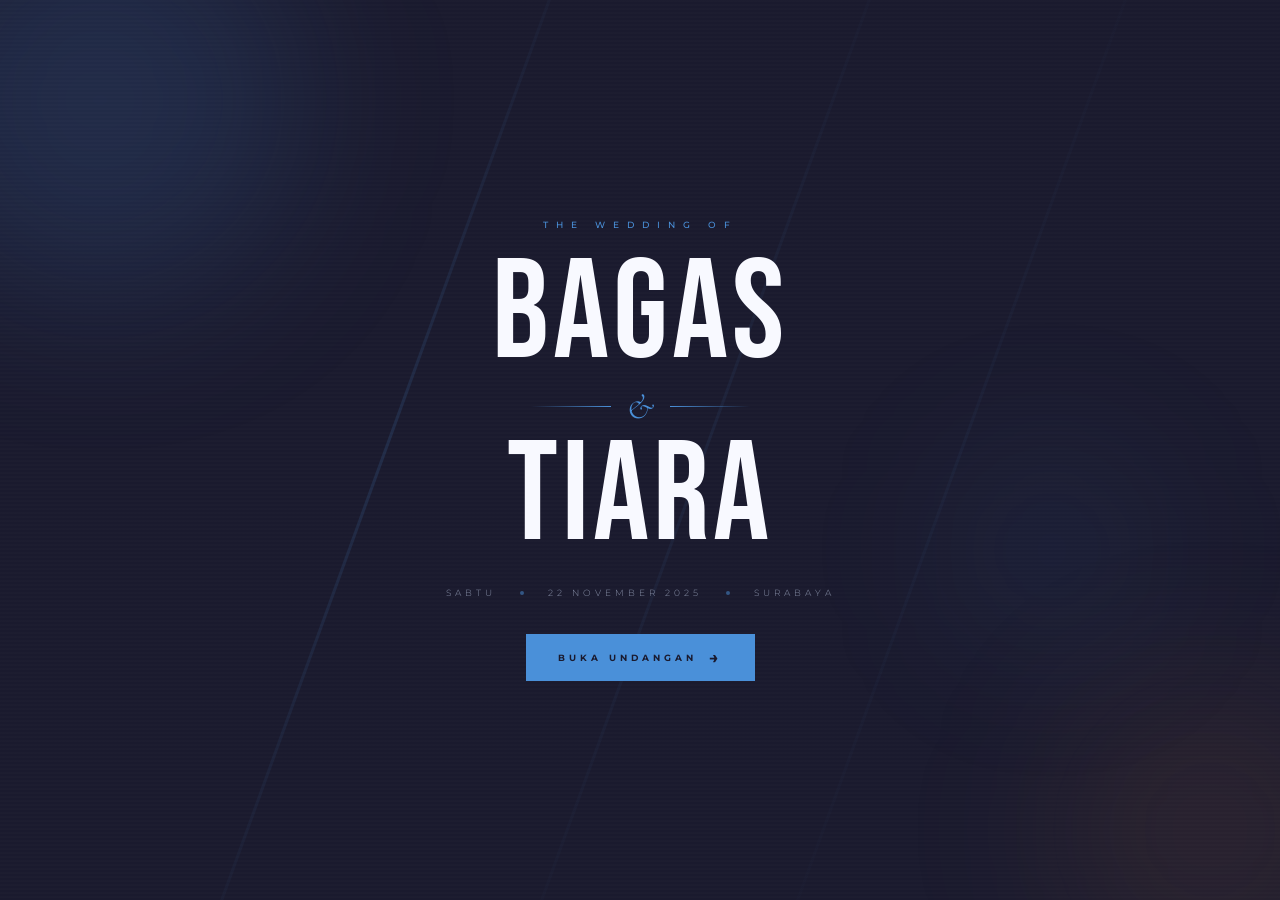
<file: templates/bold/index.html>
<!DOCTYPE html>
<html lang="id">
<head>
<meta charset="UTF-8">
<meta name="viewport" content="width=device-width, initial-scale=1.0">
<title>Bagas & Tiara · Nirka Studio</title>
<link href="https://fonts.googleapis.com/css2?family=Bebas+Neue&family=Montserrat:wght@300;400;500;700&family=Cormorant+Garamond:ital,wght@1,300;1,400&display=swap" rel="stylesheet">
<style>
  :root {
    --ink:     #0D0D0D;
    --ink2:    #1A1A2E;
    --navy:    #16213E;
    --navy-l:  #1F2D52;
    --electric:#4A90D9;
    --elec-l:  #7EB8F0;
    --elec-ll: #B8D9F5;
    --steel:   #2C3E6B;
    --white:   #F8F9FF;
    --off:     #E8EAF2;
    --grey:    #8890A8;
    --copper:  #C07B3E;
    --copper-l:#D4A06A;
  }

  * { margin:0; padding:0; box-sizing:border-box; }
  html { scroll-behavior:smooth; }
  body {
    font-family:'Montserrat', sans-serif;
    background: var(--ink);
    color: var(--white);
    overflow-x:hidden;
  }

  /* ====== COVER ====== */
  #cover {
    min-height: 100vh;
    background: var(--ink2);
    display: flex;
    flex-direction: column;
    align-items: center;
    justify-content: center;
    position: relative;
    overflow: hidden;
    cursor: pointer;
    padding: 60px 24px;
  }

  /* Animated gradient orbs */
  .orb {
    position: absolute;
    border-radius: 50%;
    filter: blur(80px);
    animation: orbFloat 10s ease-in-out infinite;
    pointer-events: none;
  }
  .orb-1 {
    width: 400px; height: 400px;
    background: rgba(74,144,217,0.15);
    top: -100px; left: -100px;
    animation-delay: 0s;
  }
  .orb-2 {
    width: 300px; height: 300px;
    background: rgba(192,123,62,0.1);
    bottom: -80px; right: -80px;
    animation-delay: 3s;
  }
  .orb-3 {
    width: 200px; height: 200px;
    background: rgba(74,144,217,0.08);
    top: 50%; right: 10%;
    animation-delay: 6s;
  }

  @keyframes orbFloat {
    0%,100% { transform: translate(0,0) scale(1); }
    50% { transform: translate(20px,-20px) scale(1.05); }
  }

  /* Scanline texture */
  .cover-scan {
    position: absolute; inset: 0;
    background: repeating-linear-gradient(
      0deg,
      transparent,
      transparent 2px,
      rgba(255,255,255,0.012) 2px,
      rgba(255,255,255,0.012) 4px
    );
    pointer-events: none;
  }

  /* Bold diagonal slash */
  .cover-slash {
    position: absolute;
    width: 3px;
    height: 140%;
    background: linear-gradient(to bottom, transparent, var(--electric), transparent);
    opacity: 0.15;
    transform: rotate(20deg);
    top: -20%;
  }
  .slash-1 { left: 30%; }
  .slash-2 { left: 55%; opacity: 0.08; }
  .slash-3 { left: 75%; opacity: 0.05; }

  .cover-content {
    position: relative;
    z-index: 2;
    text-align: center;
    max-width: 640px;
    width: 100%;
  }

  .cover-eyebrow {
    font-size: 9px;
    letter-spacing: 8px;
    color: var(--electric);
    text-transform: uppercase;
    margin-bottom: 24px;
    opacity: 0;
    animation: fadeUp 0.7s 0.2s forwards;
    font-weight: 500;
  }

  .cover-name1 {
    font-family: 'Bebas Neue', cursive;
    font-size: clamp(72px, 18vw, 140px);
    color: var(--white);
    line-height: 0.88;
    letter-spacing: 4px;
    opacity: 0;
    animation: fadeUp 0.7s 0.35s forwards;
    display: block;
  }

  .cover-connector {
    display: flex;
    align-items: center;
    justify-content: center;
    gap: 16px;
    margin: 8px 0;
    opacity: 0;
    animation: fadeUp 0.7s 0.5s forwards;
  }

  .conn-line {
    flex: 1;
    max-width: 80px;
    height: 1px;
    background: linear-gradient(90deg, transparent, var(--electric));
  }
  .conn-line:last-child {
    background: linear-gradient(90deg, var(--electric), transparent);
  }

  .conn-amp {
    font-family: 'Cormorant Garamond', serif;
    font-size: 36px;
    font-style: italic;
    color: var(--electric);
    font-weight: 300;
  }

  .cover-name2 {
    font-family: 'Bebas Neue', cursive;
    font-size: clamp(72px, 18vw, 140px);
    color: var(--white);
    line-height: 0.88;
    letter-spacing: 4px;
    opacity: 0;
    animation: fadeUp 0.7s 0.65s forwards;
    display: block;
  }

  .cover-meta {
    display: flex;
    align-items: center;
    justify-content: center;
    gap: 24px;
    margin-top: 28px;
    opacity: 0;
    animation: fadeUp 0.7s 0.85s forwards;
    flex-wrap: wrap;
  }

  .cover-meta-item {
    font-size: 9px;
    letter-spacing: 4px;
    color: var(--grey);
    text-transform: uppercase;
    font-weight: 300;
  }

  .cover-meta-dot {
    width: 4px; height: 4px;
    border-radius: 50%;
    background: var(--electric);
    opacity: 0.5;
  }

  .cover-cta {
    display: inline-flex;
    align-items: center;
    gap: 12px;
    margin-top: 36px;
    padding: 14px 32px;
    background: var(--electric);
    font-size: 9px;
    letter-spacing: 4px;
    color: var(--ink2);
    text-transform: uppercase;
    cursor: pointer;
    transition: all 0.3s;
    font-weight: 700;
    opacity: 0;
    animation: fadeUp 0.7s 1s forwards;
  }
  .cover-cta:hover { background: var(--elec-l); transform: translateY(-2px); }
  .cover-cta-arrow { font-size: 16px; transition: transform 0.3s; }
  .cover-cta:hover .cover-cta-arrow { transform: translateX(4px); }

  @keyframes fadeUp {
    from { opacity:0; transform:translateY(16px); }
    to   { opacity:1; transform:translateY(0); }
  }

  /* ====== MAIN ====== */
  #main { display:none; }
  #main.visible { display:block; }

  /* ====== SECTIONS ====== */
  .s-wrap { padding: 88px 20px; position: relative; overflow: hidden; }
  .s-inner { max-width: 680px; margin: 0 auto; text-align: center; }

  .s-tag {
    display: inline-flex;
    align-items: center;
    gap: 10px;
    font-size: 8px;
    letter-spacing: 5px;
    color: var(--electric);
    text-transform: uppercase;
    margin-bottom: 16px;
    font-weight: 500;
  }
  .s-tag::before, .s-tag::after {
    content: '';
    display: block;
    width: 24px;
    height: 1px;
    background: var(--electric);
    opacity: 0.5;
  }

  .s-title {
    font-family: 'Bebas Neue', cursive;
    font-size: clamp(44px, 9vw, 72px);
    color: var(--white);
    line-height: 0.95;
    letter-spacing: 3px;
  }
  .s-title .accent { color: var(--electric); }
  .s-title .copper { color: var(--copper-l); }

  .elec-rule {
    display: flex;
    align-items: center;
    gap: 12px;
    justify-content: center;
    margin: 20px auto;
    max-width: 160px;
  }
  .elec-rule span {
    flex:1; height:1px;
    background: linear-gradient(90deg, transparent, var(--electric));
  }
  .elec-rule span:last-child {
    background: linear-gradient(90deg, var(--electric), transparent);
  }
  .elec-rule::before { content:'◆'; color:var(--electric); font-size:8px; flex-shrink:0; }

  /* ====== REVEAL ====== */
  .reveal {
    opacity:0; transform:translateY(24px);
    transition: opacity 0.7s ease, transform 0.7s ease;
  }
  .reveal.visible { opacity:1; transform:translateY(0); }

  /* ====== COUPLE ====== */
  #couple { background: var(--navy); }

  .couple-cards {
    display: grid;
    grid-template-columns: 1fr auto 1fr;
    gap: 20px;
    align-items: center;
    margin-top: 52px;
  }

  .person-card {
    background: rgba(255,255,255,0.03);
    border: 1px solid rgba(74,144,217,0.12);
    padding: 36px 20px;
    text-align: center;
    position: relative;
    overflow: hidden;
    transition: all 0.3s;
  }
  .person-card::before {
    content: '';
    position: absolute;
    top:0; left:0; right:0; height:2px;
    background: linear-gradient(90deg, transparent, var(--electric), transparent);
  }
  .person-card:hover { border-color: rgba(74,144,217,0.3); }

  .person-badge {
    display: inline-block;
    font-size: 7px;
    letter-spacing: 3px;
    color: var(--electric);
    text-transform: uppercase;
    border: 1px solid rgba(74,144,217,0.3);
    padding: 4px 10px;
    margin-bottom: 16px;
    font-weight: 500;
  }

  .person-initial-big {
    font-family: 'Bebas Neue', cursive;
    font-size: 72px;
    color: rgba(74,144,217,0.08);
    line-height: 1;
    position: absolute;
    top: 8px; right: 12px;
    letter-spacing: 2px;
  }

  .person-name {
    font-family: 'Bebas Neue', cursive;
    font-size: clamp(32px, 7vw, 48px);
    color: var(--white);
    letter-spacing: 3px;
    line-height: 1;
    position: relative;
    z-index: 1;
  }

  .person-full {
    font-size: 9px;
    letter-spacing: 2px;
    color: var(--grey);
    text-transform: uppercase;
    margin-top: 8px;
    line-height: 1.8;
    font-weight: 300;
  }

  .person-parents {
    font-size: 11px;
    color: rgba(232,234,242,0.4);
    margin-top: 12px;
    line-height: 1.9;
    font-weight: 300;
  }

  .couple-center-amp {
    font-family: 'Cormorant Garamond', serif;
    font-size: 64px;
    font-style: italic;
    color: var(--electric);
    line-height: 1;
    font-weight: 300;
    text-shadow: 0 0 40px rgba(74,144,217,0.3);
  }

  /* ====== QUOTE ====== */
  #quote { background: var(--ink2); }

  .quote-card {
    max-width: 560px;
    margin: 36px auto 0;
    padding: 40px 36px;
    border: 1px solid rgba(74,144,217,0.15);
    position: relative;
    background: rgba(74,144,217,0.03);
  }
  .quote-card::before {
    content: '"';
    font-family: 'Bebas Neue', cursive;
    font-size: 120px;
    color: var(--electric);
    opacity: 0.06;
    position: absolute;
    top: -20px; left: 20px;
    line-height: 1;
  }

  .q-txt {
    font-family: 'Cormorant Garamond', serif;
    font-style: italic;
    font-size: clamp(16px,3.5vw,22px);
    color: var(--elec-ll);
    line-height: 1.9;
  }

  .q-src {
    font-size: 8px;
    letter-spacing: 4px;
    color: var(--electric);
    text-transform: uppercase;
    margin-top: 20px;
    font-weight: 500;
  }

  /* ====== COUNTDOWN ====== */
  #countdown { background: var(--navy-l); }

  .cd-row {
    display: flex;
    justify-content: center;
    gap: clamp(12px,4vw,48px);
    margin-top: 48px;
    flex-wrap: wrap;
  }

  .cd-unit { text-align: center; }

  .cd-n {
    font-family: 'Bebas Neue', cursive;
    font-size: clamp(56px,12vw,96px);
    color: var(--white);
    line-height: 1;
    display: block;
    position: relative;
    letter-spacing: 2px;
  }

  /* Glowing effect */
  .cd-n.glow { text-shadow: 0 0 20px rgba(74,144,217,0.4); }

  .cd-lbl {
    font-size: 7px;
    letter-spacing: 4px;
    color: var(--electric);
    text-transform: uppercase;
    margin-top: 6px;
    display: block;
    font-weight: 500;
  }

  .cd-colon {
    font-family: 'Bebas Neue', cursive;
    font-size: 72px;
    color: var(--electric);
    opacity: 0.3;
    line-height: 1;
    margin-top: 4px;
    animation: blink 1s step-end infinite;
  }

  @keyframes blink { 0%,100%{opacity:0.3} 50%{opacity:0.1} }

  /* ====== EVENTS ====== */
  #events { background: var(--ink2); }

  .ev-grid {
    display: grid;
    grid-template-columns: 1fr 1fr;
    gap: 16px;
    margin-top: 48px;
    max-width: 580px;
    margin-left: auto;
    margin-right: auto;
  }

  .ev-card {
    background: var(--navy);
    border: 1px solid rgba(74,144,217,0.1);
    padding: 32px 24px;
    text-align: left;
    position: relative;
    overflow: hidden;
    transition: all 0.3s;
  }
  .ev-card:hover { border-color: rgba(74,144,217,0.3); transform: translateY(-3px); }
  .ev-card::after {
    content: '';
    position: absolute;
    bottom: 0; left:0; right:0; height:2px;
    background: linear-gradient(90deg, var(--electric), transparent);
    opacity: 0.4;
  }

  .ev-icon {
    font-size: 28px;
    margin-bottom: 16px;
    display: block;
    filter: grayscale(0.3);
  }

  .ev-type {
    font-size: 8px;
    letter-spacing: 4px;
    color: var(--electric);
    text-transform: uppercase;
    margin-bottom: 10px;
    font-weight: 500;
  }

  .ev-time {
    font-family: 'Bebas Neue', cursive;
    font-size: 32px;
    color: var(--white);
    letter-spacing: 2px;
    margin-bottom: 8px;
    line-height: 1;
  }

  .ev-info {
    font-size: 11px;
    color: var(--grey);
    line-height: 1.9;
    font-weight: 300;
  }

  .ev-bg-num {
    position: absolute;
    right: 12px; bottom: 8px;
    font-family: 'Bebas Neue', cursive;
    font-size: 80px;
    color: rgba(74,144,217,0.04);
    line-height: 1;
    letter-spacing: 2px;
  }

  /* ====== LOCATION ====== */
  #location { background: var(--navy); }

  .loc-name {
    font-family: 'Bebas Neue', cursive;
    font-size: clamp(22px,5vw,36px);
    color: var(--white);
    letter-spacing: 2px;
    margin-bottom: 10px;
  }

  .loc-addr {
    font-size: 12px;
    color: var(--grey);
    line-height: 1.9;
    max-width: 300px;
    margin: 0 auto 28px;
    font-weight: 300;
  }

  .map-box {
    width:100%; max-width:540px; height:200px;
    background: var(--navy-l);
    border: 1px solid rgba(74,144,217,0.15);
    margin: 0 auto 24px;
    display: flex;
    align-items: center;
    justify-content: center;
    font-family: 'Cormorant Garamond', serif;
    font-style: italic;
    color: rgba(74,144,217,0.3);
    font-size: 16px;
    position: relative;
    overflow: hidden;
  }
  .map-box::before {
    content:'';
    position:absolute; inset:0;
    background-image:
      linear-gradient(rgba(74,144,217,0.04) 1px, transparent 1px),
      linear-gradient(90deg, rgba(74,144,217,0.04) 1px, transparent 1px);
    background-size: 32px 32px;
  }

  .btn-map {
    display: inline-flex;
    align-items: center;
    gap: 8px;
    padding: 12px 28px;
    border: 1px solid var(--electric);
    font-size: 8px;
    letter-spacing: 4px;
    color: var(--electric);
    text-decoration: none;
    text-transform: uppercase;
    transition: all 0.3s;
    font-weight: 500;
  }
  .btn-map:hover { background: var(--electric); color: var(--ink2); }

  /* ====== STORY ====== */
  #story { background: var(--ink2); }

  .story-wrap {
    max-width: 540px;
    margin: 48px auto 0;
    position: relative;
  }

  .story-wrap::before {
    content: '';
    position: absolute;
    left: 50%; top:0; bottom:0;
    width: 1px;
    background: linear-gradient(to bottom, transparent, rgba(74,144,217,0.3), transparent);
    transform: translateX(-50%);
  }

  .st-item {
    display: grid;
    grid-template-columns: 1fr 60px 1fr;
    gap:0;
    margin-bottom: 32px;
    align-items: center;
  }

  .st-box {
    background: var(--navy);
    border: 1px solid rgba(74,144,217,0.1);
    padding: 16px 18px;
    transition: all 0.3s;
  }
  .st-box:hover { border-color: rgba(74,144,217,0.3); }

  .st-item:nth-child(odd)  .st-l { order:1; }
  .st-item:nth-child(odd)  .st-c { order:2; }
  .st-item:nth-child(odd)  .st-r { order:3; visibility:hidden; }
  .st-item:nth-child(even) .st-l { order:1; visibility:hidden; }
  .st-item:nth-child(even) .st-c { order:2; }
  .st-item:nth-child(even) .st-r { order:3; }

  .st-mid {
    display: flex;
    flex-direction: column;
    align-items: center;
    gap: 6px;
    z-index: 1;
  }

  .st-dot {
    width: 36px; height: 36px;
    border-radius: 50%;
    background: var(--navy-l);
    border: 1px solid var(--electric);
    display: flex;
    align-items: center;
    justify-content: center;
    font-size: 14px;
    flex-shrink: 0;
    box-shadow: 0 0 12px rgba(74,144,217,0.2);
  }

  .st-yr {
    font-size: 7px;
    letter-spacing: 2px;
    color: var(--electric);
    text-transform: uppercase;
    white-space: nowrap;
    text-align: center;
    font-weight: 500;
  }

  .st-ttl {
    font-family: 'Bebas Neue', cursive;
    font-size: 16px;
    color: var(--white);
    letter-spacing: 1px;
    margin-bottom: 4px;
  }

  .st-dsc {
    font-size: 11px;
    color: var(--grey);
    line-height: 1.7;
    font-weight: 300;
  }

  /* ====== GALLERY ====== */
  #gallery { background: var(--navy); }

  .gal-wrap {
    display: grid;
    grid-template-columns: repeat(3,1fr);
    gap: 6px;
    max-width: 560px;
    margin: 48px auto 0;
  }

  .gal-cell {
    aspect-ratio: 1;
    background: var(--navy-l);
    border: 1px solid rgba(74,144,217,0.08);
    display: flex;
    align-items: center;
    justify-content: center;
    font-family: 'Bebas Neue', cursive;
    font-size: 13px;
    letter-spacing: 2px;
    color: rgba(74,144,217,0.15);
    cursor: pointer;
    position: relative;
    overflow: hidden;
    transition: all 0.3s;
  }
  .gal-cell:hover { border-color: var(--electric); }
  .gal-cell:hover::before {
    content:'';
    position:absolute; inset:0;
    background: rgba(74,144,217,0.06);
  }
  .gal-cell:nth-child(1) { grid-row:span 2; aspect-ratio:unset; }
  .gal-cell::after {
    content: attr(data-n);
    position: absolute;
    bottom:6px; right:8px;
    font-size:7px; letter-spacing:2px;
    color:rgba(74,144,217,0.2);
    text-transform: uppercase;
  }

  /* ====== RSVP ====== */
  #rsvp { background: var(--ink2); }

  .rsvp-box {
    max-width: 440px;
    margin: 48px auto 0;
    text-align: left;
  }

  .fg { margin-bottom: 20px; }

  .fl {
    display: block;
    font-size: 7px;
    letter-spacing: 5px;
    color: var(--electric);
    text-transform: uppercase;
    margin-bottom: 8px;
    font-weight: 500;
  }

  .fi {
    width: 100%;
    padding: 12px 16px;
    border: 1px solid rgba(74,144,217,0.15);
    background: rgba(74,144,217,0.03);
    font-family: 'Montserrat', sans-serif;
    font-size: 13px;
    color: var(--white);
    outline: none;
    transition: border-color 0.3s;
    border-radius: 0;
  }
  .fi:focus { border-color: var(--electric); background: rgba(74,144,217,0.06); }
  .fi::placeholder { color: var(--steel); font-weight: 300; }
  .fi-ta { resize:vertical; min-height:85px; }

  .hd-row { display:flex; gap:8px; flex-wrap:wrap; }

  .hd-btn {
    flex:1; min-width:100px;
    padding: 10px 12px;
    border: 1px solid rgba(74,144,217,0.15);
    background: transparent;
    text-align: center;
    cursor: pointer;
    font-size: 8px;
    letter-spacing: 3px;
    color: var(--grey);
    text-transform: uppercase;
    transition: all 0.3s;
    font-weight: 500;
    font-family: 'Montserrat', sans-serif;
  }
  .hd-btn:hover, .hd-btn.active {
    border-color: var(--electric);
    background: rgba(74,144,217,0.1);
    color: var(--elec-l);
  }

  .btn-send {
    width: 100%;
    padding: 14px;
    background: var(--electric);
    border: none;
    font-family: 'Montserrat', sans-serif;
    font-size: 8px;
    letter-spacing: 5px;
    color: var(--ink2);
    text-transform: uppercase;
    cursor: pointer;
    transition: all 0.3s;
    margin-top: 8px;
    font-weight: 700;
  }
  .btn-send:hover { background: var(--elec-l); }

  .wishes-list {
    max-width: 460px;
    margin: 36px auto 0;
    text-align: left;
  }

  .w-card {
    display: flex;
    gap: 14px;
    padding: 16px;
    border: 1px solid rgba(74,144,217,0.08);
    background: rgba(74,144,217,0.02);
    margin-bottom: 12px;
    align-items: flex-start;
  }

  .w-av {
    width: 36px; height: 36px;
    border-radius: 50%;
    background: var(--navy-l);
    border: 1px solid rgba(74,144,217,0.3);
    display: flex;
    align-items: center;
    justify-content: center;
    font-family: 'Bebas Neue', cursive;
    font-size: 18px;
    color: var(--electric);
    flex-shrink: 0;
    letter-spacing: 1px;
  }

  .w-body { flex:1; }

  .w-who {
    font-size: 8px;
    letter-spacing: 3px;
    color: var(--electric);
    text-transform: uppercase;
    margin-bottom: 5px;
    font-weight: 500;
  }

  .w-msg {
    font-family: 'Cormorant Garamond', serif;
    font-style: italic;
    font-size: 15px;
    color: var(--elec-ll);
    line-height: 1.7;
  }

  /* ====== GIFT ====== */
  #gift { background: var(--navy); }

  .gift-cards {
    display: flex;
    gap: 16px;
    justify-content: center;
    flex-wrap: wrap;
    margin-top: 40px;
  }

  .g-card {
    background: var(--navy-l);
    border: 1px solid rgba(74,144,217,0.12);
    padding: 28px 24px;
    min-width: 200px;
    text-align: center;
    position: relative;
    transition: all 0.3s;
  }
  .g-card:hover { border-color: rgba(74,144,217,0.3); }
  .g-card::before {
    content:'';
    position:absolute;
    top:0;left:0;right:0;height:2px;
    background: linear-gradient(90deg, var(--electric), transparent);
    opacity: 0.5;
  }

  .g-bank {
    font-family: 'Bebas Neue', cursive;
    font-size: 20px;
    letter-spacing: 4px;
    color: var(--electric);
    margin-bottom: 12px;
    display: block;
  }

  .g-num {
    font-family: 'Bebas Neue', cursive;
    font-size: 26px;
    color: var(--white);
    letter-spacing: 3px;
    margin-bottom: 6px;
  }

  .g-name {
    font-size: 10px;
    color: var(--grey);
    font-weight: 300;
    letter-spacing: 1px;
  }

  .g-copy {
    margin-top: 14px;
    padding: 8px 18px;
    border: 1px solid rgba(74,144,217,0.3);
    font-size: 7px;
    letter-spacing: 3px;
    color: var(--electric);
    cursor: pointer;
    background: transparent;
    text-transform: uppercase;
    transition: all 0.3s;
    font-family: 'Montserrat', sans-serif;
    font-weight: 500;
  }
  .g-copy:hover { background: var(--electric); color: var(--ink2); border-color: var(--electric); }

  /* ====== CLOSING ====== */
  #closing {
    background: var(--ink2);
    padding: 100px 20px;
    text-align: center;
    position: relative;
    overflow: hidden;
  }

  .cl-orb {
    position: absolute;
    width: 400px; height: 400px;
    border-radius: 50%;
    background: rgba(74,144,217,0.06);
    filter: blur(60px);
    top: 50%; left: 50%;
    transform: translate(-50%,-50%);
    pointer-events: none;
  }

  .cl-name {
    font-family: 'Bebas Neue', cursive;
    font-size: clamp(56px,14vw,120px);
    line-height: 0.88;
    letter-spacing: 4px;
    position: relative; z-index:1;
  }
  .cl-name.n1 { color: var(--white); }
  .cl-name.n2 { color: var(--electric); }

  .cl-amp {
    font-family: 'Cormorant Garamond', serif;
    font-size: clamp(32px,7vw,52px);
    font-style: italic;
    font-weight: 300;
    color: var(--copper-l);
    display: block;
    margin: 4px 0;
    position: relative; z-index:1;
  }

  .cl-meta {
    font-size: 9px;
    letter-spacing: 5px;
    color: var(--grey);
    text-transform: uppercase;
    margin-top: 28px;
    position: relative; z-index:1;
    font-weight: 300;
  }

  .cl-doa {
    font-family: 'Cormorant Garamond', serif;
    font-style: italic;
    font-size: clamp(14px,3vw,17px);
    color: rgba(184,217,245,0.4);
    margin-top: 24px;
    line-height: 1.9;
    max-width: 380px;
    margin-left: auto;
    margin-right: auto;
    position: relative; z-index:1;
  }

  /* ====== FOOTER ====== */
  footer {
    background: var(--ink);
    padding: 28px 20px;
    text-align: center;
    border-top: 1px solid rgba(74,144,217,0.08);
  }

  .fb {
    font-family: 'Bebas Neue', cursive;
    font-size: 16px;
    letter-spacing: 6px;
    color: var(--electric);
    margin-bottom: 5px;
  }

  .ft {
    font-size: 9px;
    color: var(--grey);
    letter-spacing: 3px;
    font-weight: 300;
    text-transform: uppercase;
  }

  /* ====== FAB ====== */
  .fab {
    position: fixed;
    bottom: 24px; right: 24px;
    width: 48px; height: 48px;
    border-radius: 50%;
    background: var(--electric);
    border: none;
    color: var(--ink2);
    font-size: 20px;
    cursor: pointer;
    z-index: 100;
    display: none;
    align-items: center;
    justify-content: center;
    transition: all 0.3s;
    box-shadow: 0 4px 20px rgba(74,144,217,0.4);
    font-weight: 700;
  }
  .fab.show { display:flex; }
  .fab:hover { background: var(--elec-l); box-shadow: 0 6px 28px rgba(74,144,217,0.5); }

  /* ====== TOAST ====== */
  .toast {
    position: fixed;
    bottom: 80px; left: 50%;
    transform: translateX(-50%) translateY(8px);
    background: var(--navy-l);
    color: var(--elec-l);
    font-size: 8px;
    letter-spacing: 3px;
    padding: 10px 20px;
    border: 1px solid rgba(74,144,217,0.4);
    opacity: 0;
    transition: all 0.3s;
    z-index: 200;
    white-space: nowrap;
    text-transform: uppercase;
    font-weight: 500;
  }
  .toast.show { opacity:1; transform:translateX(-50%) translateY(0); }

  /* ====== MODAL ====== */
  .modal-ov {
    position: fixed; inset:0;
    background: rgba(10,10,20,0.92);
    z-index: 200;
    display: flex;
    align-items: center;
    justify-content: center;
    padding: 20px;
    opacity: 0;
    pointer-events: none;
    transition: opacity 0.3s;
  }
  .modal-ov.open { opacity:1; pointer-events:all; }

  .modal-box {
    background: var(--navy);
    border: 1px solid rgba(74,144,217,0.2);
    padding: 48px 36px;
    max-width: 360px;
    width: 100%;
    text-align: center;
    transform: scale(0.94);
    transition: transform 0.3s;
    position: relative;
  }
  .modal-box::before {
    content:'';
    position:absolute;
    top:0;left:0;right:0;height:2px;
    background: linear-gradient(90deg,transparent,var(--electric),transparent);
  }
  .modal-ov.open .modal-box { transform:scale(1); }

  /* ====== RESPONSIVE ====== */
  @media(max-width:560px){
    .couple-cards { grid-template-columns:1fr; }
    .couple-center-amp { display:none; }
    .ev-grid { grid-template-columns:1fr; }
    .story-wrap::before { left:24px; }
    .st-item { grid-template-columns:44px 1fr; }
    .st-item:nth-child(odd) .st-r,
    .st-item:nth-child(even) .st-l { display:none; }
    .st-item:nth-child(even) .st-c { order:1; }
    .st-item:nth-child(even) .st-r { order:2; visibility:visible; }
    .gal-wrap { grid-template-columns:repeat(2,1fr); }
    .gal-cell:nth-child(1) { grid-row:span 1; aspect-ratio:1; }
  }
</style>
</head>
<body>

<!-- ===== COVER ===== -->
<div id="cover" onclick="openInvite()">
  <div class="orb orb-1"></div>
  <div class="orb orb-2"></div>
  <div class="orb orb-3"></div>
  <div class="cover-scan"></div>
  <div class="cover-slash slash-1"></div>
  <div class="cover-slash slash-2"></div>
  <div class="cover-slash slash-3"></div>

  <div class="cover-content">
    <div class="cover-eyebrow">The Wedding Of</div>
    <span class="cover-name1">BAGAS</span>
    <div class="cover-connector">
      <div class="conn-line"></div>
      <div class="conn-amp">&</div>
      <div class="conn-line"></div>
    </div>
    <span class="cover-name2">TIARA</span>
    <div class="cover-meta">
      <span class="cover-meta-item">Sabtu</span>
      <div class="cover-meta-dot"></div>
      <span class="cover-meta-item">22 November 2025</span>
      <div class="cover-meta-dot"></div>
      <span class="cover-meta-item">Surabaya</span>
    </div>
    <div class="cover-cta">
      Buka Undangan
      <span class="cover-cta-arrow">→</span>
    </div>
  </div>
</div>

<!-- ===== MAIN ===== -->
<div id="main">

  <!-- COUPLE -->
  <div id="couple">
    <div class="s-wrap">
      <div class="s-inner">
        <div class="s-tag reveal">Mempelai</div>
        <div class="s-title reveal">BAGAS <span class="accent">&</span> TIARA</div>
        <div class="elec-rule reveal"></div>
        <div class="couple-cards reveal">
          <div class="person-card">
            <div class="person-initial-big">B</div>
            <div class="person-badge">Mempelai Pria</div>
            <div class="person-name">BAGAS PRATAMA</div>
            <div class="person-full">Bagas Dwi Pratama</div>
            <div class="person-parents">
              Putra dari<br>
              Bpk. Eko Pratama<br>
              & Ibu Wulan Sari
            </div>
          </div>
          <div class="couple-center-amp">&</div>
          <div class="person-card">
            <div class="person-initial-big">T</div>
            <div class="person-badge">Mempelai Wanita</div>
            <div class="person-name">TIARA DEWI</div>
            <div class="person-full">Tiara Dewi Kusuma</div>
            <div class="person-parents">
              Putri dari<br>
              Bpk. Hendra Kusuma<br>
              & Ibu Yuni Astuti
            </div>
          </div>
        </div>
      </div>
    </div>
  </div>

  <!-- QUOTE -->
  <div id="quote">
    <div class="s-wrap">
      <div class="s-inner">
        <div class="s-tag reveal">Firman Allah SWT</div>
        <div class="quote-card reveal">
          <div class="q-txt">
            "Dan di antara tanda-tanda kebesaran-Nya ialah Dia menciptakan pasangan-pasangan untukmu dari jenismu sendiri, agar kamu cenderung dan merasa tenteram kepadanya, dan Dia menjadikan di antaramu rasa kasih dan sayang."
          </div>
          <div class="q-src">QS. Ar-Rum : 21</div>
        </div>
      </div>
    </div>
  </div>

  <!-- COUNTDOWN -->
  <div id="countdown">
    <div class="s-wrap">
      <div class="s-inner">
        <div class="s-tag reveal">Hitung Mundur</div>
        <div class="s-title reveal">MENUJU <span class="accent">HARI H</span></div>
        <div class="elec-rule reveal"></div>
        <div class="cd-row reveal">
          <div class="cd-unit">
            <span class="cd-n" id="cd-d">--</span>
            <span class="cd-lbl">Hari</span>
          </div>
          <div class="cd-colon">:</div>
          <div class="cd-unit">
            <span class="cd-n" id="cd-h">--</span>
            <span class="cd-lbl">Jam</span>
          </div>
          <div class="cd-colon">:</div>
          <div class="cd-unit">
            <span class="cd-n" id="cd-m">--</span>
            <span class="cd-lbl">Menit</span>
          </div>
          <div class="cd-colon">:</div>
          <div class="cd-unit">
            <span class="cd-n glow" id="cd-s">--</span>
            <span class="cd-lbl">Detik</span>
          </div>
        </div>
      </div>
    </div>
  </div>

  <!-- EVENTS -->
  <div id="events">
    <div class="s-wrap">
      <div class="s-inner">
        <div class="s-tag reveal">Rangkaian Acara</div>
        <div class="s-title reveal">JADWAL <span class="accent">PERNIKAHAN</span></div>
        <div class="elec-rule reveal"></div>
        <div class="ev-grid reveal">
          <div class="ev-card">
            <div class="ev-bg-num">I</div>
            <span class="ev-icon">🌙</span>
            <div class="ev-type">Akad Nikah</div>
            <div class="ev-time">08.00 – 10.00</div>
            <div class="ev-info">WIB · Sabtu, 22 Nov 2025<br>Masjid Al-Falah Surabaya</div>
          </div>
          <div class="ev-card">
            <div class="ev-bg-num">II</div>
            <span class="ev-icon">✨</span>
            <div class="ev-type">Resepsi</div>
            <div class="ev-time">11.00 – 14.00</div>
            <div class="ev-info">WIB · Sabtu, 22 Nov 2025<br>Grand City Convex Surabaya</div>
          </div>
        </div>
      </div>
    </div>
  </div>

  <!-- LOCATION -->
  <div id="location">
    <div class="s-wrap">
      <div class="s-inner">
        <div class="s-tag reveal">Lokasi</div>
        <div class="s-title reveal">TEMPAT <span class="accent">ACARA</span></div>
        <div class="elec-rule reveal"></div>
        <div class="reveal" style="margin-top:28px;">
          <div class="loc-name">GRAND CITY CONVEX SURABAYA</div>
          <div class="loc-addr">
            Jl. Gubeng Pojok No.1,<br>
            Gubeng, Kota Surabaya,<br>
            Jawa Timur 60281
          </div>
          <div class="map-box">Peta Menuju Lokasi</div>
          <a href="https://maps.google.com" target="_blank" class="btn-map">
            Buka Google Maps →
          </a>
        </div>
      </div>
    </div>
  </div>

  <!-- STORY -->
  <div id="story">
    <div class="s-wrap">
      <div class="s-inner">
        <div class="s-tag reveal">Kisah Cinta</div>
        <div class="s-title reveal">PERJALANAN <span class="accent">KAMI</span></div>
        <div class="elec-rule reveal"></div>
        <div class="story-wrap">
          <div class="st-item reveal">
            <div class="st-box st-l">
              <div class="st-ttl">PERTAMA BERTEMU</div>
              <div class="st-dsc">Sebuah pertemuan tak terduga yang mengubah arah hidup kami selamanya.</div>
            </div>
            <div class="st-mid st-c">
              <div class="st-dot">🌱</div>
              <div class="st-yr">Apr 2022</div>
            </div>
            <div class="st-box st-r"></div>
          </div>
          <div class="st-item reveal">
            <div class="st-box st-l"></div>
            <div class="st-mid st-c">
              <div class="st-dot">💫</div>
              <div class="st-yr">Nov 2023</div>
            </div>
            <div class="st-box st-r">
              <div class="st-ttl">RESMI BERPACARAN</div>
              <div class="st-dsc">Hari demi hari bersama, keyakinan kami semakin kuat dan mantap.</div>
            </div>
          </div>
          <div class="st-item reveal">
            <div class="st-box st-l">
              <div class="st-ttl">LAMARAN</div>
              <div class="st-dsc">Ia memintaku untuk menemaninya seumur hidup, dan aku menjawab iya.</div>
            </div>
            <div class="st-mid st-c">
              <div class="st-dot">💍</div>
              <div class="st-yr">Mei 2025</div>
            </div>
            <div class="st-box st-r"></div>
          </div>
        </div>
      </div>
    </div>
  </div>

  <!-- GALLERY -->
  <div id="gallery">
    <div class="s-wrap">
      <div class="s-inner">
        <div class="s-tag reveal">Galeri</div>
        <div class="s-title reveal">FOTO <span class="accent">KAMI</span></div>
        <div class="elec-rule reveal"></div>
        <div class="gal-wrap reveal">
          <div class="gal-cell" data-n="01">PHOTO</div>
          <div class="gal-cell" data-n="02">PHOTO</div>
          <div class="gal-cell" data-n="03">PHOTO</div>
          <div class="gal-cell" data-n="04">PHOTO</div>
          <div class="gal-cell" data-n="05">PHOTO</div>
        </div>
      </div>
    </div>
  </div>

  <!-- RSVP -->
  <div id="rsvp">
    <div class="s-wrap">
      <div class="s-inner">
        <div class="s-tag reveal">Konfirmasi</div>
        <div class="s-title reveal">KEHADIRAN <span class="accent">ANDA</span></div>
        <div class="elec-rule reveal"></div>
        <div class="rsvp-box reveal">
          <div class="fg">
            <label class="fl">Nama Lengkap</label>
            <input type="text" class="fi" placeholder="Masukkan nama Anda" id="rsvp-name">
          </div>
          <div class="fg">
            <label class="fl">Ucapan & Doa</label>
            <textarea class="fi fi-ta" placeholder="Tuliskan ucapan terbaik Anda..." id="rsvp-wish"></textarea>
          </div>
          <div class="fg">
            <label class="fl">Kehadiran</label>
            <div class="hd-row" id="hd-row">
              <button class="hd-btn" onclick="setH(this,'hadir')">Hadir</button>
              <button class="hd-btn" onclick="setH(this,'tidak')">Tidak Hadir</button>
              <button class="hd-btn" onclick="setH(this,'ragu')">Masih Ragu</button>
            </div>
          </div>
          <button class="btn-send" onclick="sendRSVP()">Kirim Konfirmasi →</button>
        </div>
        <div class="wishes-list" id="wishes-list">
          <div class="w-card">
            <div class="w-av">A</div>
            <div class="w-body">
              <div class="w-who">Andi — Hadir</div>
              <div class="w-msg">"Selamat Bagas & Tiara! Semoga menjadi keluarga yang bahagia dan selalu dalam lindungan Allah."</div>
            </div>
          </div>
          <div class="w-card">
            <div class="w-av">R</div>
            <div class="w-body">
              <div class="w-who">Rina — Hadir</div>
              <div class="w-msg">"Barakallahu lakuma. Semoga pernikahan ini penuh berkah dan kebahagiaan abadi."</div>
            </div>
          </div>
        </div>
      </div>
    </div>
  </div>

  <!-- GIFT -->
  <div id="gift">
    <div class="s-wrap">
      <div class="s-inner">
        <div class="s-tag reveal">Wedding Gift</div>
        <div class="s-title reveal">HADIAH <span class="copper">PERNIKAHAN</span></div>
        <div class="elec-rule reveal"></div>
        <p class="reveal" style="font-family:'Cormorant Garamond',serif;font-style:italic;font-size:16px;color:var(--grey);margin-top:8px;line-height:1.9;">
          "Doa dan kehadiran Anda adalah anugerah terbesar bagi kami."
        </p>
        <div class="gift-cards reveal">
          <div class="g-card">
            <span class="g-bank">BCA</span>
            <div class="g-num">1234 5678 90</div>
            <div class="g-name">a.n. Tiara Dewi Kusuma</div>
            <button class="g-copy" onclick="copyNum('1234567890',this)">Salin Nomor</button>
          </div>
          <div class="g-card">
            <span class="g-bank">Mandiri</span>
            <div class="g-num">0987 6543 21</div>
            <div class="g-name">a.n. Bagas Dwi Pratama</div>
            <button class="g-copy" onclick="copyNum('0987654321',this)">Salin Nomor</button>
          </div>
        </div>
      </div>
    </div>
  </div>

  <!-- CLOSING -->
  <div id="closing">
    <div class="cl-orb"></div>
    <div class="cl-name n1 reveal">BAGAS</div>
    <span class="cl-amp reveal">&</span>
    <div class="cl-name n2 reveal">TIARA</div>
    <div class="elec-rule reveal" style="margin-top:20px;"></div>
    <div class="cl-meta reveal">Sabtu · 22 November 2025 · Surabaya</div>
    <div class="cl-doa reveal">
      "Semoga Allah memberkahi kalian berdua dalam suka dan duka, dan selalu menyatukan kalian dalam kebaikan selamanya."
    </div>
  </div>

  <footer>
    <div class="fb">NIRKA STUDIO</div>
    <div class="ft">Digital Wedding Invitation · Indonesia</div>
  </footer>

</div>

<!-- FAB -->
<button class="fab" id="fab" onclick="toggleMus()">♪</button>

<!-- Toast -->
<div class="toast" id="toast"></div>

<!-- Modal -->
<div class="modal-ov" id="modal" onclick="closeModal()">
  <div class="modal-box" onclick="event.stopPropagation()">
    <div style="font-family:'Bebas Neue',cursive;font-size:48px;color:var(--electric);letter-spacing:4px;margin-bottom:16px;">OK ✓</div>
    <div style="font-size:8px;letter-spacing:4px;color:var(--electric);text-transform:uppercase;margin-bottom:12px;font-weight:500;">Terima Kasih</div>
    <div style="font-family:'Cormorant Garamond',serif;font-style:italic;font-size:18px;color:var(--white);line-height:1.7;">Konfirmasi kehadiran Anda<br>telah kami terima. 🙏</div>
    <button class="btn-send" style="margin-top:24px;" onclick="closeModal()">Tutup →</button>
  </div>
</div>

<script>
  let hVal = '';

  function openInvite() {
    document.getElementById('cover').style.display = 'none';
    document.getElementById('main').classList.add('visible');
    document.getElementById('fab').classList.add('show');
    startCD();
    initReveal();
  }

  function startCD() {
    const target = new Date('2025-11-22T08:00:00');
    function tick() {
      const diff = target - new Date();
      if (diff <= 0) {
        ['cd-d','cd-h','cd-m','cd-s'].forEach(id =>
          document.getElementById(id).textContent = '00');
        return;
      }
      document.getElementById('cd-d').textContent = String(Math.floor(diff/86400000)).padStart(2,'0');
      document.getElementById('cd-h').textContent = String(Math.floor(diff%86400000/3600000)).padStart(2,'0');
      document.getElementById('cd-m').textContent = String(Math.floor(diff%3600000/60000)).padStart(2,'0');
      document.getElementById('cd-s').textContent = String(Math.floor(diff%60000/1000)).padStart(2,'0');
    }
    tick(); setInterval(tick, 1000);
  }

  function initReveal() {
    const obs = new IntersectionObserver((entries) => {
      entries.forEach((e,i) => {
        if (e.isIntersecting) setTimeout(() => e.target.classList.add('visible'), i * 60);
      });
    }, { threshold: 0.1 });
    document.querySelectorAll('.reveal').forEach(el => obs.observe(el));
  }

  function setH(el, val) {
    hVal = val;
    document.querySelectorAll('.hd-btn').forEach(b => b.classList.remove('active'));
    el.classList.add('active');
  }

  function sendRSVP() {
    const name = document.getElementById('rsvp-name').value.trim();
    const wish = document.getElementById('rsvp-wish').value.trim();
    if (!name) { showToast('Nama tidak boleh kosong'); return; }
    if (!hVal)  { showToast('Pilih kehadiran Anda'); return; }
    const lbl = hVal==='hadir'?'Hadir':hVal==='tidak'?'Tidak Hadir':'Masih Ragu';
    const card = document.createElement('div');
    card.className = 'w-card';
    card.innerHTML = `
      <div class="w-av">${name[0].toUpperCase()}</div>
      <div class="w-body">
        <div class="w-who">${name} — ${lbl}</div>
        ${wish ? `<div class="w-msg">"${wish}"</div>` : ''}
      </div>`;
    document.getElementById('wishes-list').prepend(card);
    document.getElementById('rsvp-name').value = '';
    document.getElementById('rsvp-wish').value = '';
    document.querySelectorAll('.hd-btn').forEach(b => b.classList.remove('active'));
    hVal = '';
    document.getElementById('modal').classList.add('open');
  }

  function closeModal() { document.getElementById('modal').classList.remove('open'); }

  function copyNum(num, btn) {
    navigator.clipboard.writeText(num).then(() => {
      showToast('Nomor rekening disalin');
      btn.textContent = 'Tersalin ✓';
      setTimeout(() => btn.textContent = 'Salin Nomor', 2000);
    });
  }

  function showToast(msg) {
    const t = document.getElementById('toast');
    t.textContent = msg;
    t.classList.add('show');
    setTimeout(() => t.classList.remove('show'), 2500);
  }

  let playing = false;
  function toggleMus() {
    playing = !playing;
    document.getElementById('fab').textContent = playing ? '♫' : '♪';
    showToast(playing ? 'Musik diputar' : 'Musik dimatikan');
  }
</script>
</body>
</html>
</file>
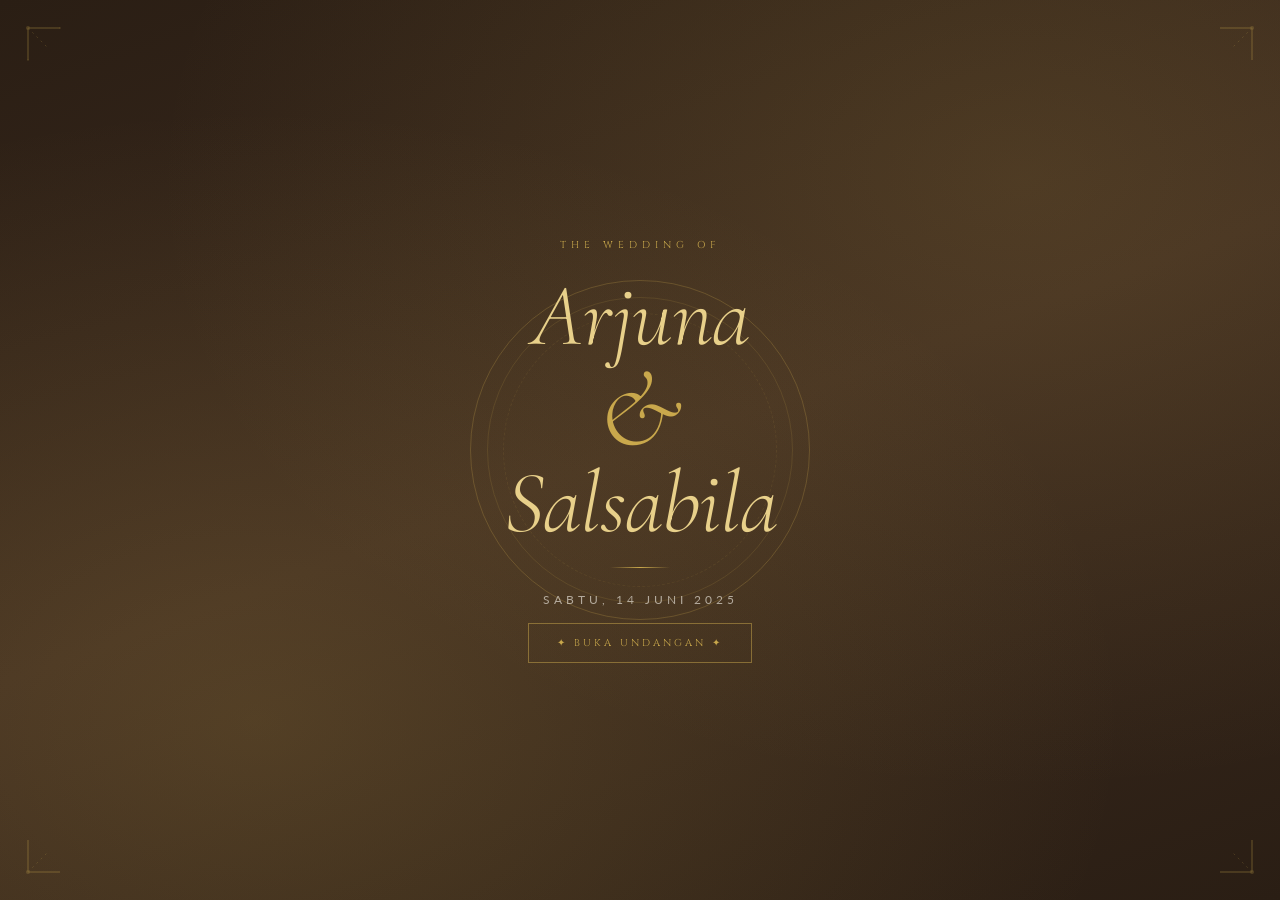
<file: templates/elegant-gold/index.html>
<!DOCTYPE html>
<html lang="id">
<head>
<meta charset="UTF-8">
<meta name="viewport" content="width=device-width, initial-scale=1.0">
<title>The Wedding of Arjuna & Salsabila — Nirka Studio</title>
<link href="https://fonts.googleapis.com/css2?family=Cormorant+Garamond:ital,wght@0,300;0,400;0,500;0,600;1,300;1,400&family=Cinzel:wght@400;500;600&family=Lato:wght@300;400&display=swap" rel="stylesheet">
<style>
  :root {
    --gold: #C9A84C;
    --gold-light: #E8D08A;
    --gold-dark: #9A7A2E;
    --cream: #FAF6EE;
    --cream-dark: #F0E8D6;
    --ivory: #FFF9F0;
    --brown: #3D2B1F;
    --brown-light: #6B4C3B;
    --white: #FFFFFF;
  }

  * { margin: 0; padding: 0; box-sizing: border-box; }

  html { scroll-behavior: smooth; }

  body {
    font-family: 'Lato', sans-serif;
    background: var(--cream);
    color: var(--brown);
    overflow-x: hidden;
  }

  /* ========= COVER ========= */
  #cover {
    position: relative;
    height: 100vh;
    display: flex;
    flex-direction: column;
    align-items: center;
    justify-content: center;
    text-align: center;
    background: var(--brown);
    overflow: hidden;
    cursor: pointer;
  }

  .cover-bg {
    position: absolute;
    inset: 0;
    background:
      radial-gradient(ellipse at 20% 80%, rgba(201,168,76,0.18) 0%, transparent 60%),
      radial-gradient(ellipse at 80% 20%, rgba(201,168,76,0.15) 0%, transparent 60%),
      linear-gradient(160deg, #2A1E14 0%, #3D2B1F 50%, #2A1E14 100%);
  }

  .cover-ornament {
    position: absolute;
    width: 340px;
    height: 340px;
    border: 1px solid rgba(201,168,76,0.25);
    border-radius: 50%;
    top: 50%;
    left: 50%;
    transform: translate(-50%, -50%);
    animation: rotateSlow 30s linear infinite;
  }
  .cover-ornament::before {
    content: '';
    position: absolute;
    inset: 16px;
    border: 1px solid rgba(201,168,76,0.15);
    border-radius: 50%;
  }
  .cover-ornament::after {
    content: '';
    position: absolute;
    inset: 32px;
    border: 1px dashed rgba(201,168,76,0.1);
    border-radius: 50%;
  }

  @keyframes rotateSlow {
    to { transform: translate(-50%, -50%) rotate(360deg); }
  }

  .corner-ornament {
    position: absolute;
    width: 80px;
    height: 80px;
    opacity: 0.4;
  }
  .corner-ornament svg { width: 100%; height: 100%; }
  .corner-tl { top: 24px; left: 24px; }
  .corner-tr { top: 24px; right: 24px; transform: scaleX(-1); }
  .corner-bl { bottom: 24px; left: 24px; transform: scaleY(-1); }
  .corner-br { bottom: 24px; right: 24px; transform: scale(-1); }

  .cover-content { position: relative; z-index: 2; padding: 20px; }

  .cover-label {
    font-family: 'Cinzel', serif;
    font-size: 10px;
    letter-spacing: 5px;
    color: var(--gold);
    text-transform: uppercase;
    margin-bottom: 20px;
    opacity: 0;
    animation: fadeUp 1s 0.3s forwards;
  }

  .cover-title {
    font-family: 'Cormorant Garamond', serif;
    font-size: clamp(52px, 12vw, 88px);
    font-weight: 300;
    color: var(--cream);
    line-height: 1.0;
    letter-spacing: -1px;
    opacity: 0;
    animation: fadeUp 1s 0.5s forwards;
  }
  .cover-title em {
    font-style: italic;
    color: var(--gold-light);
  }

  .cover-ampersand {
    font-family: 'Cormorant Garamond', serif;
    font-size: clamp(60px, 15vw, 110px);
    color: var(--gold);
    font-style: italic;
    font-weight: 300;
    line-height: 0.9;
    display: block;
    opacity: 0;
    animation: fadeUp 1s 0.7s forwards;
  }

  .cover-date {
    font-family: 'Lato', sans-serif;
    font-size: 12px;
    letter-spacing: 4px;
    color: rgba(250,246,238,0.6);
    text-transform: uppercase;
    margin-top: 24px;
    opacity: 0;
    animation: fadeUp 1s 0.9s forwards;
  }

  .cover-divider {
    width: 60px;
    height: 1px;
    background: linear-gradient(90deg, transparent, var(--gold), transparent);
    margin: 20px auto;
    opacity: 0;
    animation: fadeUp 1s 1.1s forwards;
  }

  .cover-cta {
    display: inline-block;
    font-family: 'Cinzel', serif;
    font-size: 10px;
    letter-spacing: 3px;
    color: var(--gold);
    text-transform: uppercase;
    border: 1px solid rgba(201,168,76,0.5);
    padding: 12px 28px;
    margin-top: 16px;
    cursor: pointer;
    transition: all 0.3s;
    opacity: 0;
    animation: fadeUp 1s 1.3s forwards;
  }
  .cover-cta:hover {
    background: rgba(201,168,76,0.1);
    border-color: var(--gold);
  }

  @keyframes fadeUp {
    from { opacity: 0; transform: translateY(20px); }
    to { opacity: 1; transform: translateY(0); }
  }

  /* ========= MAIN CONTENT ========= */
  #main { display: none; }
  #main.visible { display: block; }

  /* ========= SECTION BASE ========= */
  section {
    padding: 80px 20px;
    max-width: 700px;
    margin: 0 auto;
    text-align: center;
  }

  .section-label {
    font-family: 'Cinzel', serif;
    font-size: 9px;
    letter-spacing: 5px;
    color: var(--gold);
    text-transform: uppercase;
    margin-bottom: 16px;
  }

  .section-title {
    font-family: 'Cormorant Garamond', serif;
    font-size: clamp(36px, 8vw, 54px);
    font-weight: 300;
    color: var(--brown);
    line-height: 1.1;
  }
  .section-title em { font-style: italic; color: var(--gold-dark); }

  .gold-divider {
    display: flex;
    align-items: center;
    gap: 12px;
    margin: 24px auto;
    max-width: 220px;
  }
  .gold-divider span {
    flex: 1;
    height: 1px;
    background: linear-gradient(90deg, transparent, var(--gold));
  }
  .gold-divider span:last-child {
    background: linear-gradient(90deg, var(--gold), transparent);
  }
  .gold-divider::before {
    content: '✦';
    color: var(--gold);
    font-size: 10px;
    flex-shrink: 0;
  }

  /* ========= COUPLE ========= */
  #couple {
    background: var(--brown);
    max-width: 100%;
    padding: 80px 20px;
  }

  #couple .section-title { color: var(--cream); }
  #couple .section-label { color: var(--gold-light); }

  .couple-grid {
    display: grid;
    grid-template-columns: 1fr auto 1fr;
    gap: 20px;
    align-items: center;
    max-width: 600px;
    margin: 40px auto 0;
  }

  .person-card { text-align: center; padding: 20px 10px; }

  .person-photo {
    width: 120px;
    height: 120px;
    border-radius: 50%;
    margin: 0 auto 16px;
    border: 2px solid var(--gold);
    overflow: hidden;
    background: rgba(201,168,76,0.1);
    display: flex;
    align-items: center;
    justify-content: center;
    position: relative;
  }
  .person-photo::before {
    content: '◆';
    color: var(--gold);
    font-size: 28px;
    opacity: 0.3;
  }
  .person-photo-outer {
    width: 134px;
    height: 134px;
    border-radius: 50%;
    border: 1px solid rgba(201,168,76,0.3);
    margin: 0 auto 16px;
    display: flex;
    align-items: center;
    justify-content: center;
  }

  .person-name {
    font-family: 'Cormorant Garamond', serif;
    font-size: 28px;
    font-weight: 400;
    color: var(--cream);
    font-style: italic;
  }

  .person-fullname {
    font-family: 'Cinzel', serif;
    font-size: 9px;
    letter-spacing: 2px;
    color: var(--gold-light);
    text-transform: uppercase;
    margin-top: 6px;
  }

  .person-parents {
    font-size: 11px;
    color: rgba(250,246,238,0.5);
    margin-top: 8px;
    line-height: 1.6;
    font-weight: 300;
  }

  .couple-amp {
    font-family: 'Cormorant Garamond', serif;
    font-size: 64px;
    color: var(--gold);
    font-style: italic;
    font-weight: 300;
    line-height: 1;
  }

  /* ========= QURAN ========= */
  #quran {
    background: var(--cream-dark);
    max-width: 100%;
    padding: 72px 20px;
    position: relative;
    overflow: hidden;
  }
  #quran::before {
    content: '❝';
    position: absolute;
    top: 20px;
    left: 30px;
    font-size: 80px;
    color: var(--gold);
    opacity: 0.1;
    font-family: serif;
    line-height: 1;
  }

  .quran-text {
    font-family: 'Cormorant Garamond', serif;
    font-size: clamp(16px, 4vw, 22px);
    font-style: italic;
    font-weight: 300;
    color: var(--brown);
    line-height: 1.8;
    max-width: 560px;
    margin: 0 auto;
  }

  .quran-source {
    font-family: 'Cinzel', serif;
    font-size: 9px;
    letter-spacing: 3px;
    color: var(--gold-dark);
    margin-top: 20px;
    text-transform: uppercase;
  }

  /* ========= COUNTDOWN ========= */
  #countdown {
    background: var(--ivory);
    max-width: 100%;
    padding: 72px 20px;
  }

  .countdown-grid {
    display: flex;
    justify-content: center;
    gap: clamp(16px, 4vw, 40px);
    margin-top: 40px;
    flex-wrap: wrap;
  }

  .countdown-item {
    text-align: center;
    min-width: 70px;
  }

  .countdown-num {
    font-family: 'Cormorant Garamond', serif;
    font-size: clamp(44px, 10vw, 72px);
    font-weight: 300;
    color: var(--gold-dark);
    line-height: 1;
    display: block;
  }

  .countdown-label {
    font-family: 'Cinzel', serif;
    font-size: 8px;
    letter-spacing: 3px;
    color: var(--brown-light);
    text-transform: uppercase;
    margin-top: 6px;
    display: block;
  }

  .countdown-sep {
    font-family: 'Cormorant Garamond', serif;
    font-size: 48px;
    color: var(--gold);
    opacity: 0.3;
    line-height: 1;
    align-self: flex-start;
    margin-top: 8px;
  }

  /* ========= EVENTS ========= */
  #events { background: var(--cream); max-width: 100%; padding: 72px 20px; }

  .events-grid {
    display: grid;
    grid-template-columns: 1fr 1px 1fr;
    gap: 0;
    max-width: 560px;
    margin: 40px auto 0;
  }

  .event-card {
    padding: 32px 20px;
    text-align: center;
  }

  .event-icon {
    font-size: 28px;
    margin-bottom: 16px;
    display: block;
  }

  .event-type {
    font-family: 'Cinzel', serif;
    font-size: 10px;
    letter-spacing: 4px;
    color: var(--gold-dark);
    text-transform: uppercase;
    margin-bottom: 12px;
  }

  .event-time {
    font-family: 'Cormorant Garamond', serif;
    font-size: 28px;
    color: var(--brown);
    font-style: italic;
    margin-bottom: 6px;
  }

  .event-desc {
    font-size: 11px;
    color: var(--brown-light);
    letter-spacing: 1px;
    line-height: 1.6;
    font-weight: 300;
  }

  .events-divider {
    width: 1px;
    background: linear-gradient(to bottom, transparent, var(--gold), transparent);
    margin: 20px 0;
  }

  /* ========= LOCATION ========= */
  #location { background: var(--cream-dark); max-width: 100%; padding: 72px 20px; }

  .location-name {
    font-family: 'Cormorant Garamond', serif;
    font-size: 26px;
    font-style: italic;
    color: var(--brown);
    margin-bottom: 8px;
  }

  .location-address {
    font-size: 12px;
    color: var(--brown-light);
    line-height: 1.8;
    max-width: 300px;
    margin: 0 auto 24px;
    font-weight: 300;
  }

  .map-placeholder {
    width: 100%;
    max-width: 500px;
    height: 200px;
    background: linear-gradient(135deg, #e8dcc8 0%, #d4c4a8 100%);
    border-radius: 4px;
    margin: 0 auto 24px;
    display: flex;
    align-items: center;
    justify-content: center;
    font-family: 'Cormorant Garamond', serif;
    font-size: 18px;
    font-style: italic;
    color: var(--brown-light);
    opacity: 0.6;
    position: relative;
    overflow: hidden;
  }
  .map-placeholder::before {
    content: '';
    position: absolute;
    inset: 0;
    background: repeating-linear-gradient(
      45deg,
      transparent,
      transparent 20px,
      rgba(201,168,76,0.05) 20px,
      rgba(201,168,76,0.05) 40px
    );
  }

  /* ========= GALLERY ========= */
  #gallery { background: var(--brown); max-width: 100%; padding: 72px 20px; }
  #gallery .section-title { color: var(--cream); }
  #gallery .section-label { color: var(--gold-light); }

  .gallery-grid {
    display: grid;
    grid-template-columns: repeat(3, 1fr);
    gap: 8px;
    max-width: 560px;
    margin: 40px auto 0;
  }

  .gallery-item {
    aspect-ratio: 1;
    background: rgba(201,168,76,0.08);
    border: 1px solid rgba(201,168,76,0.15);
    display: flex;
    align-items: center;
    justify-content: center;
    overflow: hidden;
    position: relative;
    cursor: pointer;
    transition: transform 0.3s;
  }
  .gallery-item:nth-child(1) { aspect-ratio: 1 / 1.5; grid-row: span 2; }
  .gallery-item:hover { transform: scale(0.98); }
  .gallery-item::before {
    content: '✦';
    color: var(--gold);
    font-size: 20px;
    opacity: 0.2;
  }
  .gallery-item::after {
    content: 'Foto';
    position: absolute;
    bottom: 8px;
    right: 8px;
    font-family: 'Cinzel', serif;
    font-size: 7px;
    letter-spacing: 2px;
    color: rgba(201,168,76,0.4);
    text-transform: uppercase;
  }

  /* ========= RSVP ========= */
  #rsvp { background: var(--ivory); max-width: 100%; padding: 72px 20px; }

  .rsvp-form {
    max-width: 440px;
    margin: 40px auto 0;
    text-align: left;
  }

  .form-group { margin-bottom: 20px; }

  .form-label {
    display: block;
    font-family: 'Cinzel', serif;
    font-size: 8px;
    letter-spacing: 3px;
    color: var(--gold-dark);
    text-transform: uppercase;
    margin-bottom: 8px;
  }

  .form-input {
    width: 100%;
    padding: 12px 16px;
    border: 1px solid rgba(201,168,76,0.3);
    border-radius: 2px;
    background: var(--white);
    font-family: 'Lato', sans-serif;
    font-size: 13px;
    color: var(--brown);
    outline: none;
    transition: border-color 0.3s;
  }
  .form-input:focus { border-color: var(--gold); }

  .form-textarea {
    resize: vertical;
    min-height: 90px;
  }

  .radio-group {
    display: flex;
    gap: 12px;
    flex-wrap: wrap;
  }

  .radio-btn {
    flex: 1;
    min-width: 100px;
    padding: 10px 12px;
    border: 1px solid rgba(201,168,76,0.3);
    border-radius: 2px;
    text-align: center;
    cursor: pointer;
    font-family: 'Cinzel', serif;
    font-size: 8px;
    letter-spacing: 2px;
    color: var(--brown-light);
    text-transform: uppercase;
    transition: all 0.3s;
    background: var(--white);
  }
  .radio-btn:hover, .radio-btn.active {
    border-color: var(--gold);
    background: rgba(201,168,76,0.08);
    color: var(--gold-dark);
  }

  .btn-gold {
    width: 100%;
    padding: 14px;
    background: transparent;
    border: 1px solid var(--gold);
    font-family: 'Cinzel', serif;
    font-size: 9px;
    letter-spacing: 4px;
    color: var(--gold-dark);
    text-transform: uppercase;
    cursor: pointer;
    transition: all 0.3s;
    margin-top: 8px;
  }
  .btn-gold:hover {
    background: var(--gold);
    color: var(--white);
  }

  /* ========= WISHES ========= */
  .wishes-list {
    max-width: 480px;
    margin: 32px auto 0;
    text-align: left;
  }

  .wish-item {
    border-left: 2px solid rgba(201,168,76,0.3);
    padding: 12px 16px;
    margin-bottom: 16px;
    background: var(--white);
  }

  .wish-name {
    font-family: 'Cinzel', serif;
    font-size: 9px;
    letter-spacing: 2px;
    color: var(--gold-dark);
    text-transform: uppercase;
    margin-bottom: 6px;
  }

  .wish-text {
    font-family: 'Cormorant Garamond', serif;
    font-size: 15px;
    font-style: italic;
    color: var(--brown);
    line-height: 1.6;
  }

  /* ========= GIFT ========= */
  #gift { background: var(--cream-dark); max-width: 100%; padding: 72px 20px; }

  .gift-cards {
    display: flex;
    gap: 20px;
    justify-content: center;
    flex-wrap: wrap;
    margin-top: 40px;
  }

  .gift-card {
    background: var(--white);
    border: 1px solid rgba(201,168,76,0.3);
    padding: 28px 24px;
    min-width: 200px;
    text-align: center;
    position: relative;
  }
  .gift-card::before {
    content: '';
    position: absolute;
    top: 0;
    left: 0;
    right: 0;
    height: 2px;
    background: linear-gradient(90deg, transparent, var(--gold), transparent);
  }

  .bank-logo {
    font-family: 'Cinzel', serif;
    font-size: 18px;
    font-weight: 600;
    color: var(--gold-dark);
    letter-spacing: 2px;
    margin-bottom: 12px;
    display: block;
  }

  .account-number {
    font-family: 'Cormorant Garamond', serif;
    font-size: 22px;
    color: var(--brown);
    letter-spacing: 2px;
    margin-bottom: 6px;
  }

  .account-name {
    font-size: 11px;
    color: var(--brown-light);
    letter-spacing: 1px;
    font-weight: 300;
  }

  .copy-btn {
    display: inline-block;
    margin-top: 12px;
    padding: 7px 16px;
    border: 1px solid rgba(201,168,76,0.4);
    font-family: 'Cinzel', serif;
    font-size: 7px;
    letter-spacing: 2px;
    color: var(--gold-dark);
    cursor: pointer;
    background: none;
    transition: all 0.3s;
    text-transform: uppercase;
  }
  .copy-btn:hover { background: var(--gold); color: var(--white); border-color: var(--gold); }

  /* ========= CLOSING ========= */
  #closing {
    background: var(--brown);
    max-width: 100%;
    padding: 80px 20px;
    position: relative;
    overflow: hidden;
  }

  #closing::before {
    content: '';
    position: absolute;
    width: 400px;
    height: 400px;
    border-radius: 50%;
    border: 1px solid rgba(201,168,76,0.1);
    top: 50%;
    left: 50%;
    transform: translate(-50%, -50%);
  }

  .closing-title {
    font-family: 'Cormorant Garamond', serif;
    font-size: clamp(40px, 10vw, 72px);
    font-weight: 300;
    color: var(--cream);
    font-style: italic;
    position: relative;
    z-index: 1;
  }

  .closing-title em { color: var(--gold-light); }

  .closing-sub {
    font-family: 'Lato', sans-serif;
    font-size: 12px;
    color: rgba(250,246,238,0.5);
    letter-spacing: 2px;
    margin-top: 16px;
    font-weight: 300;
    position: relative;
    z-index: 1;
  }

  /* ========= FOOTER ========= */
  footer {
    background: #1A0F0A;
    padding: 28px 20px;
    text-align: center;
  }

  .footer-brand {
    font-family: 'Cinzel', serif;
    font-size: 13px;
    letter-spacing: 4px;
    color: var(--gold);
    text-transform: uppercase;
    margin-bottom: 6px;
  }

  .footer-tagline {
    font-size: 10px;
    color: rgba(250,246,238,0.3);
    letter-spacing: 2px;
    font-weight: 300;
  }

  /* ========= SCROLL REVEAL ========= */
  .reveal {
    opacity: 0;
    transform: translateY(30px);
    transition: opacity 0.8s ease, transform 0.8s ease;
  }
  .reveal.visible {
    opacity: 1;
    transform: translateY(0);
  }

  /* ========= MUSIC BTN ========= */
  .music-btn {
    position: fixed;
    bottom: 24px;
    right: 24px;
    width: 44px;
    height: 44px;
    border-radius: 50%;
    background: var(--brown);
    border: 1px solid var(--gold);
    color: var(--gold);
    font-size: 18px;
    cursor: pointer;
    z-index: 100;
    display: flex;
    align-items: center;
    justify-content: center;
    transition: all 0.3s;
    display: none;
  }
  .music-btn:hover { background: var(--gold); color: var(--brown); }
  .music-btn.show { display: flex; }

  /* ========= MODAL ========= */
  .modal-overlay {
    position: fixed;
    inset: 0;
    background: rgba(26,15,10,0.85);
    z-index: 200;
    display: flex;
    align-items: center;
    justify-content: center;
    padding: 20px;
    opacity: 0;
    pointer-events: none;
    transition: opacity 0.3s;
  }
  .modal-overlay.open { opacity: 1; pointer-events: all; }

  .modal-box {
    background: var(--ivory);
    border: 1px solid rgba(201,168,76,0.3);
    padding: 40px 32px;
    max-width: 400px;
    width: 100%;
    text-align: center;
    transform: scale(0.95);
    transition: transform 0.3s;
  }
  .modal-overlay.open .modal-box { transform: scale(1); }

  .toast {
    position: fixed;
    bottom: 80px;
    left: 50%;
    transform: translateX(-50%) translateY(10px);
    background: var(--brown);
    color: var(--gold-light);
    font-family: 'Cinzel', serif;
    font-size: 9px;
    letter-spacing: 2px;
    padding: 10px 20px;
    border: 1px solid var(--gold);
    opacity: 0;
    transition: all 0.3s;
    z-index: 300;
    white-space: nowrap;
  }
  .toast.show { opacity: 1; transform: translateX(-50%) translateY(0); }

  @media (max-width: 480px) {
    .couple-grid { grid-template-columns: 1fr; }
    .couple-amp { display: none; }
    .events-grid { grid-template-columns: 1fr; }
    .events-divider { width: 60px; height: 1px; margin: 0 auto; background: linear-gradient(90deg, transparent, var(--gold), transparent); }
    .gallery-grid { grid-template-columns: repeat(2, 1fr); }
    .gallery-item:nth-child(1) { aspect-ratio: 1; grid-row: span 1; }
  }
</style>
</head>
<body>

<!-- COVER -->
<div id="cover" onclick="openInvitation()">
  <div class="cover-bg"></div>
  <div class="cover-ornament"></div>

  <!-- Corner ornaments -->
  <div class="corner-ornament corner-tl">
    <svg viewBox="0 0 80 80" fill="none" xmlns="http://www.w3.org/2000/svg">
      <path d="M4 4 L4 36 M4 4 L36 4" stroke="#C9A84C" stroke-width="1"/>
      <path d="M4 4 L24 24" stroke="#C9A84C" stroke-width="0.5" stroke-dasharray="2 4"/>
      <circle cx="4" cy="4" r="2" fill="#C9A84C" opacity="0.6"/>
      <circle cx="36" cy="4" r="1" fill="#C9A84C" opacity="0.4"/>
      <circle cx="4" cy="36" r="1" fill="#C9A84C" opacity="0.4"/>
    </svg>
  </div>
  <div class="corner-ornament corner-tr">
    <svg viewBox="0 0 80 80" fill="none" xmlns="http://www.w3.org/2000/svg">
      <path d="M4 4 L4 36 M4 4 L36 4" stroke="#C9A84C" stroke-width="1"/>
      <path d="M4 4 L24 24" stroke="#C9A84C" stroke-width="0.5" stroke-dasharray="2 4"/>
      <circle cx="4" cy="4" r="2" fill="#C9A84C" opacity="0.6"/>
    </svg>
  </div>
  <div class="corner-ornament corner-bl">
    <svg viewBox="0 0 80 80" fill="none" xmlns="http://www.w3.org/2000/svg">
      <path d="M4 4 L4 36 M4 4 L36 4" stroke="#C9A84C" stroke-width="1"/>
      <path d="M4 4 L24 24" stroke="#C9A84C" stroke-width="0.5" stroke-dasharray="2 4"/>
      <circle cx="4" cy="4" r="2" fill="#C9A84C" opacity="0.6"/>
    </svg>
  </div>
  <div class="corner-ornament corner-br">
    <svg viewBox="0 0 80 80" fill="none" xmlns="http://www.w3.org/2000/svg">
      <path d="M4 4 L4 36 M4 4 L36 4" stroke="#C9A84C" stroke-width="1"/>
      <path d="M4 4 L24 24" stroke="#C9A84C" stroke-width="0.5" stroke-dasharray="2 4"/>
      <circle cx="4" cy="4" r="2" fill="#C9A84C" opacity="0.6"/>
    </svg>
  </div>

  <div class="cover-content">
    <div class="cover-label">The Wedding Of</div>
    <div class="cover-title"><em>Arjuna</em></div>
    <span class="cover-ampersand">&</span>
    <div class="cover-title"><em>Salsabila</em></div>
    <div class="cover-divider"></div>
    <div class="cover-date">Sabtu, 14 Juni 2025</div>
    <div class="cover-cta">✦ Buka Undangan ✦</div>
  </div>
</div>

<!-- MAIN -->
<div id="main">

  <!-- COUPLE -->
  <div id="couple">
    <section>
      <div class="section-label reveal">Mempelai</div>
      <div class="section-title reveal">Dua Jiwa, Satu Ikatan</div>
      <div class="gold-divider reveal"></div>
      <div class="couple-grid reveal">
        <div class="person-card">
          <div class="person-photo-outer">
            <div class="person-photo"></div>
          </div>
          <div class="person-name">Arjuna</div>
          <div class="person-fullname">Muhammad Arjuna Pratama</div>
          <div class="person-parents">Putra dari<br>Bpk. Ahmad Santoso<br>& Ibu Dewi Rahayu</div>
        </div>
        <div class="couple-amp">&</div>
        <div class="person-card">
          <div class="person-photo-outer">
            <div class="person-photo"></div>
          </div>
          <div class="person-name">Salsabila</div>
          <div class="person-fullname">Salsabila Aulia Putri</div>
          <div class="person-parents">Putri dari<br>Bpk. Hendra Kusuma<br>& Ibu Rina Marlina</div>
        </div>
      </div>
    </section>
  </div>

  <!-- QURAN -->
  <div id="quran">
    <section style="max-width:100%; padding:72px 20px;">
      <div class="quran-text reveal">
        "Dan di antara tanda-tanda (kebesaran)-Nya ialah Dia menciptakan pasangan-pasangan untukmu dari jenismu sendiri, agar kamu cenderung dan merasa tenteram kepadanya, dan Dia menjadikan di antaramu rasa kasih dan sayang."
      </div>
      <div class="quran-source reveal">QS. Ar-Rum : 21</div>
    </section>
  </div>

  <!-- COUNTDOWN -->
  <div id="countdown">
    <section style="max-width:100%; padding:72px 20px;">
      <div class="section-label reveal">Hitung Mundur</div>
      <div class="section-title reveal">Hampir Tiba <em>Saatnya</em></div>
      <div class="gold-divider reveal"></div>
      <div class="countdown-grid reveal" id="countdown-grid">
        <div class="countdown-item">
          <span class="countdown-num" id="cd-days">--</span>
          <span class="countdown-label">Hari</span>
        </div>
        <div class="countdown-sep">·</div>
        <div class="countdown-item">
          <span class="countdown-num" id="cd-hours">--</span>
          <span class="countdown-label">Jam</span>
        </div>
        <div class="countdown-sep">·</div>
        <div class="countdown-item">
          <span class="countdown-num" id="cd-mins">--</span>
          <span class="countdown-label">Menit</span>
        </div>
        <div class="countdown-sep">·</div>
        <div class="countdown-item">
          <span class="countdown-num" id="cd-secs">--</span>
          <span class="countdown-label">Detik</span>
        </div>
      </div>
    </section>
  </div>

  <!-- EVENTS -->
  <div id="events">
    <section style="max-width:100%; padding:72px 20px;">
      <div class="section-label reveal">Rangkaian Acara</div>
      <div class="section-title reveal">Jadwal <em>Pernikahan</em></div>
      <div class="gold-divider reveal"></div>
      <div class="events-grid reveal">
        <div class="event-card">
          <span class="event-icon">☽</span>
          <div class="event-type">Akad Nikah</div>
          <div class="event-time">08.00 – 10.00</div>
          <div class="event-desc">WIB<br>Sabtu, 14 Juni 2025</div>
        </div>
        <div class="events-divider"></div>
        <div class="event-card">
          <span class="event-icon">✦</span>
          <div class="event-type">Resepsi</div>
          <div class="event-time">11.00 – 14.00</div>
          <div class="event-desc">WIB<br>Sabtu, 14 Juni 2025</div>
        </div>
      </div>
    </section>
  </div>

  <!-- LOCATION -->
  <div id="location">
    <section style="max-width:100%; padding:72px 20px;">
      <div class="section-label reveal">Lokasi</div>
      <div class="section-title reveal">Tempat <em>Pernikahan</em></div>
      <div class="gold-divider reveal"></div>
      <div class="reveal" style="margin-top:32px;">
        <div class="location-name">Grand Ballroom Savoy Homann</div>
        <div class="location-address">Jl. Asia Afrika No.112,<br>Braga, Kec. Sumur Bandung,<br>Kota Bandung, Jawa Barat 40261</div>
        <div class="map-placeholder">Peta Menuju Lokasi</div>
        <a href="https://maps.google.com" target="_blank" style="display:inline-block; padding:12px 28px; border:1px solid var(--gold); font-family:'Cinzel',serif; font-size:9px; letter-spacing:3px; color:var(--gold-dark); text-transform:uppercase; text-decoration:none; transition:all 0.3s;" onmouseover="this.style.background='var(--gold)';this.style.color='white'" onmouseout="this.style.background='transparent';this.style.color='var(--gold-dark)'">Buka Google Maps</a>
      </div>
    </section>
  </div>

  <!-- GALLERY -->
  <div id="gallery">
    <section style="max-width:100%; padding:72px 20px;">
      <div class="section-label reveal">Galeri</div>
      <div class="section-title" style="color:var(--cream);" class="reveal">Momen <em style="color:var(--gold-light);">Kami</em></div>
      <div class="gold-divider reveal"></div>
      <div class="gallery-grid reveal">
        <div class="gallery-item"></div>
        <div class="gallery-item"></div>
        <div class="gallery-item"></div>
        <div class="gallery-item"></div>
        <div class="gallery-item"></div>
      </div>
    </section>
  </div>

  <!-- RSVP -->
  <div id="rsvp">
    <section style="max-width:100%; padding:72px 20px;">
      <div class="section-label reveal">Konfirmasi</div>
      <div class="section-title reveal">Kehadiran <em>Anda</em></div>
      <div class="gold-divider reveal"></div>
      <div class="rsvp-form reveal">
        <div class="form-group">
          <label class="form-label">Nama Lengkap</label>
          <input type="text" class="form-input" placeholder="Masukkan nama Anda" id="rsvp-name">
        </div>
        <div class="form-group">
          <label class="form-label">Ucapan & Doa</label>
          <textarea class="form-input form-textarea" placeholder="Tuliskan ucapan atau doa terbaik Anda..." id="rsvp-wish"></textarea>
        </div>
        <div class="form-group">
          <label class="form-label">Kehadiran</label>
          <div class="radio-group" id="attendance-group">
            <div class="radio-btn" onclick="selectAttendance(this, 'hadir')">Hadir</div>
            <div class="radio-btn" onclick="selectAttendance(this, 'tidak')">Tidak Hadir</div>
            <div class="radio-btn" onclick="selectAttendance(this, 'ragu')">Masih Ragu</div>
          </div>
        </div>
        <button class="btn-gold" onclick="submitRSVP()">✦ Kirim Konfirmasi ✦</button>
      </div>

      <!-- Wishes list -->
      <div class="wishes-list" id="wishes-list">
        <div class="wish-item">
          <div class="wish-name">Budi Santoso — Hadir</div>
          <div class="wish-text">"Semoga menjadi keluarga yang sakinah, mawaddah, dan warahmah. Barakallahu lakuma."</div>
        </div>
        <div class="wish-item">
          <div class="wish-name">Siti Nurhaliza — Hadir</div>
          <div class="wish-text">"Selamat menempuh hidup baru! Semoga selalu bahagia dan dilimpahi keberkahan."</div>
        </div>
      </div>
    </section>
  </div>

  <!-- GIFT -->
  <div id="gift">
    <section style="max-width:100%; padding:72px 20px;">
      <div class="section-label reveal">Wedding Gift</div>
      <div class="section-title reveal">Hadiah <em>Pernikahan</em></div>
      <div class="gold-divider reveal"></div>
      <p class="reveal" style="font-family:'Cormorant Garamond',serif; font-style:italic; font-size:16px; color:var(--brown-light); margin-top:8px; margin-bottom:0; line-height:1.8;">Doa dan kehadiran Anda adalah hadiah terbaik bagi kami.<br>Namun jika Anda ingin memberikan hadiah, berikut informasinya:</p>
      <div class="gift-cards reveal">
        <div class="gift-card">
          <span class="bank-logo">BCA</span>
          <div class="account-number">1234 5678 90</div>
          <div class="account-name">a.n. Salsabila Aulia Putri</div>
          <button class="copy-btn" onclick="copyNumber('1234567890', this)">Salin Nomor</button>
        </div>
        <div class="gift-card">
          <span class="bank-logo">Mandiri</span>
          <div class="account-number">0987 6543 21</div>
          <div class="account-name">a.n. Muhammad Arjuna Pratama</div>
          <button class="copy-btn" onclick="copyNumber('0987654321', this)">Salin Nomor</button>
        </div>
      </div>
    </section>
  </div>

  <!-- CLOSING -->
  <div id="closing">
    <section style="position:relative; z-index:1; max-width:100%; padding:80px 20px;">
      <div class="section-label reveal" style="color:var(--gold-light);">Terima Kasih</div>
      <div class="closing-title reveal">Arjuna<br><em>&</em><br>Salsabila</div>
      <div class="gold-divider reveal"></div>
      <div class="closing-sub reveal">Menikah · 14 Juni 2025 · Bandung</div>
      <p class="reveal" style="font-family:'Cormorant Garamond',serif; font-style:italic; font-size:15px; color:rgba(250,246,238,0.5); margin-top:24px; line-height:1.8; max-width:360px; margin-left:auto; margin-right:auto;">
        "May Allah bless you both in happiness, and bless you both in difficulty, and may He always bring you together in goodness."
      </p>
    </section>
  </div>

  <footer>
    <div class="footer-brand">Nirka Studio</div>
    <div class="footer-tagline">Digital Wedding Invitation · Indonesia</div>
  </footer>

</div>

<!-- Music Button -->
<button class="music-btn" id="music-btn" onclick="toggleMusic()" title="Musik">♪</button>

<!-- Toast -->
<div class="toast" id="toast"></div>

<!-- Modal RSVP Success -->
<div class="modal-overlay" id="rsvp-modal" onclick="closeModal()">
  <div class="modal-box" onclick="event.stopPropagation()">
    <div style="font-size:32px; color:var(--gold); margin-bottom:16px;">✦</div>
    <div style="font-family:'Cinzel',serif; font-size:10px; letter-spacing:3px; color:var(--gold-dark); text-transform:uppercase; margin-bottom:12px;">Terima Kasih</div>
    <div style="font-family:'Cormorant Garamond',serif; font-size:20px; font-style:italic; color:var(--brown); line-height:1.6;">Konfirmasi kehadiran Anda<br>telah kami terima. 🤍</div>
    <button class="btn-gold" style="margin-top:24px;" onclick="closeModal()">Tutup</button>
  </div>
</div>

<script>
  let selectedAttendance = '';
  let wishes = [];

  function openInvitation() {
    document.getElementById('cover').style.display = 'none';
    const main = document.getElementById('main');
    main.classList.add('visible');
    document.getElementById('music-btn').classList.add('show');
    startCountdown();
    initReveal();
  }

  function startCountdown() {
    const target = new Date('2025-06-14T08:00:00');
    function update() {
      const now = new Date();
      const diff = target - now;
      if (diff <= 0) {
        document.getElementById('cd-days').textContent = '00';
        document.getElementById('cd-hours').textContent = '00';
        document.getElementById('cd-mins').textContent = '00';
        document.getElementById('cd-secs').textContent = '00';
        return;
      }
      const d = Math.floor(diff / 86400000);
      const h = Math.floor((diff % 86400000) / 3600000);
      const m = Math.floor((diff % 3600000) / 60000);
      const s = Math.floor((diff % 60000) / 1000);
      document.getElementById('cd-days').textContent = String(d).padStart(2,'0');
      document.getElementById('cd-hours').textContent = String(h).padStart(2,'0');
      document.getElementById('cd-mins').textContent = String(m).padStart(2,'0');
      document.getElementById('cd-secs').textContent = String(s).padStart(2,'0');
    }
    update();
    setInterval(update, 1000);
  }

  function initReveal() {
    const reveals = document.querySelectorAll('.reveal');
    const observer = new IntersectionObserver((entries) => {
      entries.forEach(e => {
        if (e.isIntersecting) {
          e.target.classList.add('visible');
        }
      });
    }, { threshold: 0.15 });
    reveals.forEach(el => observer.observe(el));
  }

  function selectAttendance(el, val) {
    selectedAttendance = val;
    document.querySelectorAll('.radio-btn').forEach(b => b.classList.remove('active'));
    el.classList.add('active');
  }

  function submitRSVP() {
    const name = document.getElementById('rsvp-name').value.trim();
    const wish = document.getElementById('rsvp-wish').value.trim();
    if (!name) { showToast('Nama tidak boleh kosong'); return; }
    if (!selectedAttendance) { showToast('Pilih kehadiran Anda'); return; }

    const label = selectedAttendance === 'hadir' ? 'Hadir' : selectedAttendance === 'tidak' ? 'Tidak Hadir' : 'Masih Ragu';
    const item = document.createElement('div');
    item.className = 'wish-item';
    item.innerHTML = `<div class="wish-name">${name} — ${label}</div>${wish ? `<div class="wish-text">"${wish}"</div>` : ''}`;
    document.getElementById('wishes-list').prepend(item);

    document.getElementById('rsvp-name').value = '';
    document.getElementById('rsvp-wish').value = '';
    document.querySelectorAll('.radio-btn').forEach(b => b.classList.remove('active'));
    selectedAttendance = '';
    document.getElementById('rsvp-modal').classList.add('open');
  }

  function closeModal() {
    document.getElementById('rsvp-modal').classList.remove('open');
  }

  function copyNumber(num, btn) {
    navigator.clipboard.writeText(num).then(() => {
      showToast('Nomor rekening disalin');
      btn.textContent = 'Tersalin ✓';
      setTimeout(() => btn.textContent = 'Salin Nomor', 2000);
    });
  }

  function showToast(msg) {
    const t = document.getElementById('toast');
    t.textContent = msg;
    t.classList.add('show');
    setTimeout(() => t.classList.remove('show'), 2500);
  }

  let musicPlaying = false;
  function toggleMusic() {
    musicPlaying = !musicPlaying;
    document.getElementById('music-btn').textContent = musicPlaying ? '♫' : '♪';
    showToast(musicPlaying ? 'Musik aktif' : 'Musik dimatikan');
  }
</script>
</body>
</html>
</file>
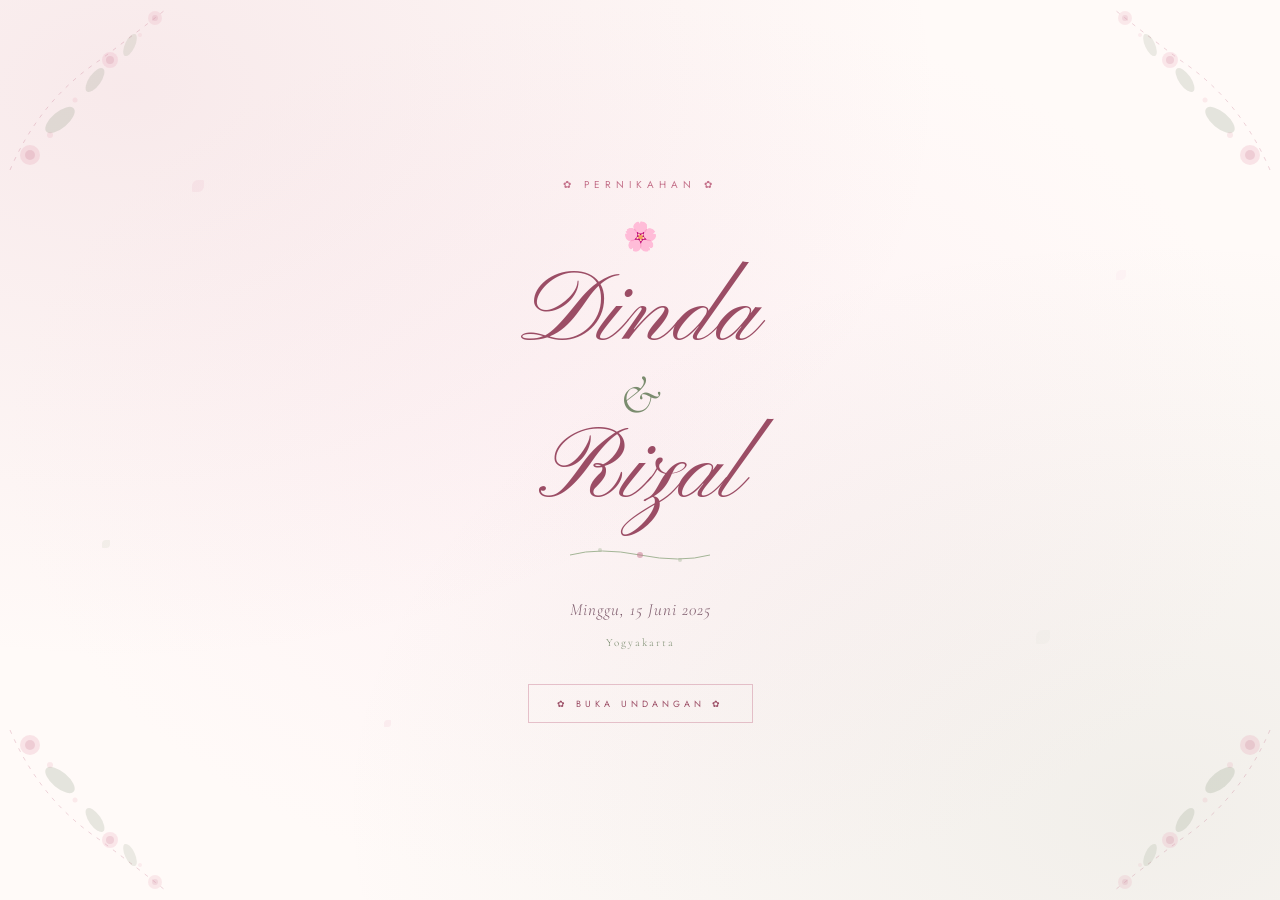
<file: templates/floral/index.html>
<!DOCTYPE html>
<html lang="id">
<head>
<meta charset="UTF-8">
<meta name="viewport" content="width=device-width, initial-scale=1.0">
<title>The Wedding of Dinda & Rizal · Nirka Studio</title>
<link href="https://fonts.googleapis.com/css2?family=Cormorant+Garamond:ital,wght@0,300;0,400;0,600;1,300;1,400;1,600&family=Jost:wght@300;400&family=Pinyon+Script&display=swap" rel="stylesheet">
<style>
  :root {
    --rose:     #C4718A;
    --rose-d:   #9B4D65;
    --rose-l:   #E8A0B4;
    --rose-ll:  #F5D0DC;
    --blush:    #FDF0F3;
    --blush-d:  #F5DDE4;
    --mauve:    #7D5A6B;
    --mauve-l:  #A07D90;
    --sage:     #7A8C6E;
    --sage-l:   #A3B596;
    --sage-ll:  #D4DECC;
    --ivory:    #FFFAF8;
    --cream:    #FDF6F0;
    --white:    #FFFFFF;
    --dark:     #2E1A23;
  }

  * { margin:0; padding:0; box-sizing:border-box; }
  html { scroll-behavior:smooth; }
  body {
    font-family:'Jost', sans-serif;
    background: var(--blush);
    color: var(--dark);
    overflow-x: hidden;
  }

  /* ====== FLORAL SVG DECORATIONS ====== */
  .floral-tl, .floral-tr, .floral-bl, .floral-br {
    position: absolute;
    width: 180px;
    height: 180px;
    pointer-events: none;
  }
  .floral-tl { top:0; left:0; }
  .floral-tr { top:0; right:0; transform: scaleX(-1); }
  .floral-bl { bottom:0; left:0; transform: scaleY(-1); }
  .floral-br { bottom:0; right:0; transform: scale(-1,-1); }

  /* ====== COVER ====== */
  #cover {
    min-height: 100vh;
    background: var(--ivory);
    display: flex;
    flex-direction: column;
    align-items: center;
    justify-content: center;
    text-align: center;
    position: relative;
    overflow: hidden;
    cursor: pointer;
    padding: 60px 24px;
  }

  .cover-bg-gradient {
    position: absolute; inset: 0;
    background:
      radial-gradient(ellipse at 10% 10%, rgba(196,113,138,0.12) 0%, transparent 50%),
      radial-gradient(ellipse at 90% 90%, rgba(122,140,110,0.10) 0%, transparent 50%),
      radial-gradient(ellipse at 50% 50%, rgba(253,240,243,0.8) 0%, var(--ivory) 70%);
  }

  /* Scattered petal dots */
  .petal-dot {
    position: absolute;
    border-radius: 50% 10% 50% 10%;
    opacity: 0.12;
    animation: floatPetal 8s ease-in-out infinite;
  }
  @keyframes floatPetal {
    0%,100% { transform: translateY(0) rotate(0deg); }
    50% { transform: translateY(-12px) rotate(15deg); }
  }

  .cover-content { position: relative; z-index: 2; max-width: 420px; }

  .cover-pre {
    font-family: 'Jost', sans-serif;
    font-size: 10px;
    letter-spacing: 5px;
    color: var(--rose);
    text-transform: uppercase;
    margin-bottom: 24px;
    opacity: 0;
    animation: fadeUp 0.8s 0.2s forwards;
  }

  .cover-bloom {
    font-size: 28px;
    margin-bottom: 12px;
    opacity: 0;
    animation: fadeUp 0.8s 0.35s forwards;
  }

  .cover-name1 {
    font-family: 'Pinyon Script', cursive;
    font-size: clamp(64px, 14vw, 100px);
    color: var(--rose-d);
    line-height: 0.95;
    opacity: 0;
    animation: fadeUp 0.8s 0.5s forwards;
  }

  .cover-amp {
    font-family: 'Cormorant Garamond', serif;
    font-size: clamp(36px, 8vw, 54px);
    font-style: italic;
    font-weight: 300;
    color: var(--sage);
    line-height: 1;
    display: block;
    margin: 4px 0;
    opacity: 0;
    animation: fadeUp 0.8s 0.65s forwards;
  }

  .cover-name2 {
    font-family: 'Pinyon Script', cursive;
    font-size: clamp(64px, 14vw, 100px);
    color: var(--rose-d);
    line-height: 0.95;
    opacity: 0;
    animation: fadeUp 0.8s 0.8s forwards;
  }

  .cover-vine {
    margin: 22px auto;
    opacity: 0;
    animation: fadeUp 0.8s 0.95s forwards;
  }

  .cover-date {
    font-family: 'Cormorant Garamond', serif;
    font-size: clamp(13px, 3vw, 17px);
    font-style: italic;
    font-weight: 300;
    color: var(--mauve);
    letter-spacing: 1px;
    line-height: 1.8;
    opacity: 0;
    animation: fadeUp 0.8s 1.1s forwards;
  }

  .cover-btn {
    display: inline-block;
    margin-top: 28px;
    padding: 12px 28px;
    border: 1px solid rgba(196,113,138,0.4);
    font-size: 9px;
    letter-spacing: 4px;
    color: var(--rose-d);
    text-transform: uppercase;
    cursor: pointer;
    transition: all 0.3s;
    background: transparent;
    opacity: 0;
    animation: fadeUp 0.8s 1.25s forwards;
  }
  .cover-btn:hover { background: var(--rose-ll); border-color: var(--rose); }

  @keyframes fadeUp {
    from { opacity:0; transform:translateY(18px); }
    to   { opacity:1; transform:translateY(0); }
  }

  /* ====== MAIN ====== */
  #main { display:none; }
  #main.visible { display:block; }

  /* ====== SECTION BASE ====== */
  .s-wrap { padding: 80px 20px; position: relative; overflow: hidden; }
  .s-inner { max-width: 660px; margin: 0 auto; text-align: center; }

  .s-tag {
    font-size: 9px;
    letter-spacing: 5px;
    color: var(--rose);
    text-transform: uppercase;
    margin-bottom: 12px;
    font-weight: 400;
  }

  .s-title {
    font-family: 'Cormorant Garamond', serif;
    font-size: clamp(34px, 7vw, 54px);
    font-weight: 300;
    color: var(--dark);
    line-height: 1.1;
  }
  .s-title em { font-style: italic; color: var(--rose-d); }

  .vine-divider {
    display: flex;
    align-items: center;
    gap: 12px;
    justify-content: center;
    margin: 20px auto;
    max-width: 220px;
  }
  .vine-divider span {
    flex:1; height:1px;
    background: linear-gradient(90deg, transparent, var(--rose-l));
  }
  .vine-divider span:last-child {
    background: linear-gradient(90deg, var(--rose-l), transparent);
  }
  .vine-divider-icon { color: var(--sage); font-size: 16px; flex-shrink:0; }

  /* ====== REVEAL ====== */
  .reveal {
    opacity:0; transform:translateY(26px);
    transition: opacity 0.75s ease, transform 0.75s ease;
  }
  .reveal.visible { opacity:1; transform:translateY(0); }

  /* ====== OPENING QUOTE ====== */
  #opening { background: var(--cream); }

  .quote-wrap {
    max-width: 500px;
    margin: 32px auto 0;
    padding: 36px 28px;
    border: 1px solid rgba(196,113,138,0.15);
    background: var(--ivory);
    position: relative;
  }
  .quote-wrap::before {
    content: '';
    position:absolute;
    top:0;left:0;right:0;height:3px;
    background: linear-gradient(90deg, transparent, var(--rose-l), var(--sage-l), transparent);
  }

  .quote-text {
    font-family: 'Cormorant Garamond', serif;
    font-size: clamp(15px, 3.5vw, 20px);
    font-style: italic;
    font-weight: 300;
    color: var(--mauve);
    line-height: 1.9;
  }

  .quote-src {
    font-size: 9px;
    letter-spacing: 3px;
    color: var(--rose);
    margin-top: 18px;
    text-transform: uppercase;
  }

  /* ====== COUPLE ====== */
  #couple { background: var(--blush); }

  .couple-grid {
    display: grid;
    grid-template-columns: 1fr auto 1fr;
    gap: 16px;
    align-items: center;
    margin-top: 44px;
  }

  .person { text-align: center; padding: 16px 8px; }

  .person-ring {
    width: 124px; height: 124px;
    border-radius: 50%;
    border: 1px solid rgba(196,113,138,0.3);
    margin: 0 auto 16px;
    display: flex;
    align-items: center;
    justify-content: center;
    position: relative;
  }
  .person-ring::before {
    content:'';
    position:absolute;
    inset:-8px;
    border-radius:50%;
    border:1px dashed rgba(196,113,138,0.15);
  }

  .person-avatar {
    width: 108px; height: 108px;
    border-radius: 50%;
    background: linear-gradient(135deg, var(--blush-d), var(--rose-ll));
    display: flex;
    align-items: center;
    justify-content: center;
    font-size: 30px;
  }

  .person-role {
    font-size: 8px;
    letter-spacing: 3px;
    color: var(--sage);
    text-transform: uppercase;
    margin-bottom: 6px;
  }

  .person-name {
    font-family: 'Pinyon Script', cursive;
    font-size: 42px;
    color: var(--rose-d);
    line-height: 1.1;
  }

  .person-full {
    font-size: 9px;
    letter-spacing: 1px;
    color: var(--mauve-l);
    text-transform: uppercase;
    margin-top: 4px;
    line-height: 1.7;
  }

  .person-parents {
    font-size: 11px;
    color: var(--mauve-l);
    margin-top: 10px;
    line-height: 1.9;
    font-weight: 300;
  }

  .couple-amp-big {
    font-family: 'Cormorant Garamond', serif;
    font-size: 56px;
    font-style: italic;
    font-weight: 300;
    color: var(--sage);
    line-height: 1;
  }

  /* ====== COUNTDOWN ====== */
  #countdown { background: var(--rose-d); }

  .cd-grid {
    display: flex;
    justify-content: center;
    gap: clamp(16px,5vw,52px);
    margin-top: 44px;
    flex-wrap: wrap;
  }

  .cd-item { text-align: center; }

  .cd-num {
    font-family: 'Cormorant Garamond', serif;
    font-size: clamp(48px,10vw,80px);
    font-weight: 300;
    color: var(--rose-ll);
    line-height: 1;
    display: block;
  }

  .cd-lbl {
    font-size: 8px;
    letter-spacing: 3px;
    color: rgba(245,208,220,0.5);
    text-transform: uppercase;
    margin-top: 6px;
    display: block;
  }

  .cd-sep {
    font-family: 'Cormorant Garamond', serif;
    font-size: 48px;
    color: rgba(245,208,220,0.2);
    line-height: 1;
    margin-top: 10px;
  }

  /* ====== EVENTS ====== */
  #events { background: var(--ivory); }

  .events-row {
    display: grid;
    grid-template-columns: 1fr 1px 1fr;
    max-width: 540px;
    margin: 44px auto 0;
  }

  .event-box { padding: 28px 16px; text-align: center; }

  .event-bloom { font-size: 28px; margin-bottom: 14px; display: block; }

  .event-type {
    font-size: 8px;
    letter-spacing: 4px;
    color: var(--sage);
    text-transform: uppercase;
    margin-bottom: 10px;
  }

  .event-time {
    font-family: 'Cormorant Garamond', serif;
    font-size: 28px;
    font-style: italic;
    color: var(--rose-d);
    margin-bottom: 6px;
  }

  .event-info {
    font-size: 11px;
    color: var(--mauve-l);
    line-height: 1.9;
    font-weight: 300;
  }

  .event-vsep {
    background: linear-gradient(to bottom, transparent, var(--rose-l), transparent);
    margin: 20px 0;
  }

  /* ====== LOCATION ====== */
  #location { background: var(--blush-d); }

  .venue-name {
    font-family: 'Cormorant Garamond', serif;
    font-size: clamp(20px,4vw,28px);
    font-style: italic;
    color: var(--rose-d);
    margin-bottom: 10px;
  }

  .venue-addr {
    font-size: 12px;
    color: var(--mauve-l);
    line-height: 1.9;
    max-width: 300px;
    margin: 0 auto 28px;
    font-weight: 300;
  }

  .map-box {
    width: 100%;
    max-width: 500px;
    height: 200px;
    background: linear-gradient(135deg, var(--rose-ll), var(--blush-d));
    border: 1px solid rgba(196,113,138,0.2);
    margin: 0 auto 24px;
    display: flex;
    align-items: center;
    justify-content: center;
    font-family: 'Cormorant Garamond', serif;
    font-style: italic;
    color: rgba(196,113,138,0.35);
    font-size: 16px;
    position: relative;
    overflow: hidden;
  }
  .map-box::before {
    content:'';
    position:absolute; inset:0;
    background: repeating-linear-gradient(
      45deg, transparent, transparent 20px,
      rgba(196,113,138,0.04) 20px, rgba(196,113,138,0.04) 40px
    );
  }

  .btn-maps {
    display: inline-block;
    padding: 12px 28px;
    border: 1px solid rgba(196,113,138,0.4);
    font-size: 9px;
    letter-spacing: 3px;
    color: var(--rose-d);
    text-decoration: none;
    text-transform: uppercase;
    transition: all 0.3s;
  }
  .btn-maps:hover { background: var(--rose-ll); border-color: var(--rose); }

  /* ====== STORY ====== */
  #story { background: var(--cream); }

  .story-list {
    max-width: 480px;
    margin: 44px auto 0;
    position: relative;
  }
  .story-list::before {
    content:'';
    position:absolute;
    left:50%; top:0; bottom:0; width:1px;
    background: linear-gradient(to bottom, transparent, var(--rose-l), transparent);
    transform: translateX(-50%);
  }

  .story-item {
    display: grid;
    grid-template-columns: 1fr auto 1fr;
    gap: 16px;
    align-items: center;
    margin-bottom: 36px;
  }

  .story-box {
    padding: 14px 16px;
    background: var(--ivory);
    border: 1px solid rgba(196,113,138,0.12);
    position: relative;
  }
  .story-box::after {
    content:'';
    position:absolute;
    bottom:0;left:0;right:0;height:2px;
    background: linear-gradient(90deg,transparent,var(--sage-l),transparent);
  }

  .story-item:nth-child(odd)  .s-l { order:1; }
  .story-item:nth-child(odd)  .s-d { order:2; }
  .story-item:nth-child(odd)  .s-r { order:3; visibility:hidden; }
  .story-item:nth-child(even) .s-l { order:1; visibility:hidden; }
  .story-item:nth-child(even) .s-d { order:2; }
  .story-item:nth-child(even) .s-r { order:3; }

  .story-dot-col {
    display: flex;
    flex-direction: column;
    align-items: center;
    gap: 4px;
    position: relative;
    z-index: 1;
  }

  .s-dot {
    width: 40px; height: 40px;
    border-radius: 50%;
    background: var(--rose-d);
    border: 2px solid var(--rose-l);
    display: flex;
    align-items: center;
    justify-content: center;
    font-size: 16px;
    flex-shrink: 0;
  }

  .s-year {
    font-size: 7px;
    letter-spacing: 2px;
    color: var(--rose);
    text-transform: uppercase;
    white-space: nowrap;
  }

  .s-stitle {
    font-family: 'Cormorant Garamond', serif;
    font-size: 13px;
    font-style: italic;
    color: var(--rose-d);
    margin-bottom: 5px;
  }

  .s-sdesc {
    font-size: 11px;
    color: var(--mauve-l);
    line-height: 1.7;
    font-weight: 300;
  }

  /* ====== GALLERY ====== */
  #gallery { background: var(--rose-d); }

  .gal-grid {
    display: grid;
    grid-template-columns: repeat(3,1fr);
    gap: 6px;
    max-width: 540px;
    margin: 44px auto 0;
  }

  .gal-cell {
    background: rgba(255,255,255,0.06);
    border: 1px solid rgba(245,208,220,0.12);
    display: flex;
    align-items: center;
    justify-content: center;
    cursor: pointer;
    position: relative;
    overflow: hidden;
    transition: transform 0.3s;
    aspect-ratio: 1;
    font-size: 22px;
    color: rgba(245,208,220,0.15);
  }
  .gal-cell:hover { transform: scale(0.97); }
  .gal-cell:nth-child(1) { grid-row: span 2; aspect-ratio: unset; }
  .gal-cell::after {
    content: 'Foto';
    position: absolute;
    bottom: 6px; right: 8px;
    font-size: 7px;
    letter-spacing: 2px;
    color: rgba(245,208,220,0.2);
    text-transform: uppercase;
  }

  /* ====== RSVP ====== */
  #rsvp { background: var(--blush); }

  .rsvp-wrap {
    max-width: 420px;
    margin: 40px auto 0;
    text-align: left;
  }

  .f-grp { margin-bottom: 18px; }

  .f-lbl {
    display: block;
    font-size: 8px;
    letter-spacing: 3px;
    color: var(--rose);
    text-transform: uppercase;
    margin-bottom: 7px;
  }

  .f-inp {
    width: 100%;
    padding: 11px 14px;
    border: 1px solid rgba(196,113,138,0.2);
    border-radius: 2px;
    background: var(--ivory);
    font-family: 'Jost', sans-serif;
    font-size: 13px;
    color: var(--dark);
    outline: none;
    transition: border-color 0.3s;
  }
  .f-inp:focus { border-color: var(--rose); }
  .f-ta { resize: vertical; min-height: 85px; }

  .hadir-btns { display: flex; gap: 10px; flex-wrap: wrap; }

  .hadir-btn {
    flex:1; min-width:90px;
    padding: 10px 12px;
    border: 1px solid rgba(196,113,138,0.2);
    text-align: center;
    cursor: pointer;
    font-size: 8px;
    letter-spacing: 2px;
    color: var(--mauve-l);
    text-transform: uppercase;
    transition: all 0.3s;
    background: var(--ivory);
  }
  .hadir-btn:hover, .hadir-btn.active {
    border-color: var(--rose);
    background: rgba(196,113,138,0.07);
    color: var(--rose-d);
  }

  .btn-send {
    width: 100%;
    padding: 14px;
    background: transparent;
    border: 1px solid var(--rose);
    font-size: 9px;
    letter-spacing: 4px;
    color: var(--rose-d);
    text-transform: uppercase;
    cursor: pointer;
    transition: all 0.3s;
    margin-top: 6px;
    font-family: 'Jost', sans-serif;
  }
  .btn-send:hover { background: var(--rose-d); color: var(--ivory); }

  .wishes-area {
    max-width: 440px;
    margin: 32px auto 0;
    text-align: left;
  }

  .w-card {
    border-left: 3px solid var(--rose-l);
    padding: 12px 16px;
    margin-bottom: 14px;
    background: var(--ivory);
  }

  .w-who {
    font-size: 8px;
    letter-spacing: 2px;
    color: var(--rose);
    text-transform: uppercase;
    margin-bottom: 5px;
  }

  .w-msg {
    font-family: 'Cormorant Garamond', serif;
    font-style: italic;
    font-size: 15px;
    color: var(--dark);
    line-height: 1.7;
  }

  /* ====== GIFT ====== */
  #gift { background: var(--cream); }

  .gift-cards {
    display: flex;
    gap: 20px;
    justify-content: center;
    flex-wrap: wrap;
    margin-top: 40px;
  }

  .g-card {
    background: var(--ivory);
    border: 1px solid rgba(196,113,138,0.2);
    padding: 28px 24px;
    min-width: 200px;
    text-align: center;
    position: relative;
  }
  .g-card::before {
    content:'';
    position:absolute;
    top:0;left:0;right:0;height:3px;
    background: linear-gradient(90deg, transparent, var(--rose-l), var(--sage-l), transparent);
  }

  .g-bank {
    font-size: 16px;
    letter-spacing: 3px;
    color: var(--rose-d);
    margin-bottom: 12px;
    display: block;
    font-weight: 400;
  }

  .g-num {
    font-family: 'Cormorant Garamond', serif;
    font-size: 22px;
    color: var(--dark);
    letter-spacing: 2px;
    margin-bottom: 6px;
  }

  .g-name {
    font-size: 11px;
    color: var(--mauve-l);
    font-weight: 300;
    letter-spacing: 1px;
  }

  .g-copy {
    margin-top: 12px;
    padding: 7px 18px;
    border: 1px solid rgba(196,113,138,0.3);
    font-size: 7px;
    letter-spacing: 2px;
    color: var(--rose-d);
    cursor: pointer;
    background: transparent;
    text-transform: uppercase;
    transition: all 0.3s;
    font-family: 'Jost', sans-serif;
  }
  .g-copy:hover { background: var(--rose-d); color: var(--ivory); border-color: var(--rose-d); }

  /* ====== CLOSING ====== */
  #closing {
    background: var(--dark);
    padding: 100px 20px;
    text-align: center;
    position: relative;
    overflow: hidden;
  }

  .closing-bloom-top {
    position: absolute;
    top: 0; left: 50%;
    transform: translateX(-50%);
    font-size: 48px;
    opacity: 0.06;
    white-space: nowrap;
    letter-spacing: 8px;
  }

  .closing-title {
    font-family: 'Pinyon Script', cursive;
    font-size: clamp(52px,12vw,96px);
    color: var(--rose-ll);
    line-height: 0.9;
    position: relative; z-index:1;
  }

  .closing-amp {
    font-family: 'Cormorant Garamond', serif;
    font-size: clamp(32px,7vw,52px);
    font-style: italic;
    font-weight: 300;
    color: var(--sage-l);
    display: block;
    margin: 8px 0;
    position: relative; z-index:1;
  }

  .closing-sub {
    font-size: 9px;
    letter-spacing: 4px;
    color: rgba(245,208,220,0.35);
    text-transform: uppercase;
    margin-top: 24px;
    position: relative; z-index:1;
  }

  .closing-doa {
    font-family: 'Cormorant Garamond', serif;
    font-style: italic;
    font-size: clamp(13px,3vw,16px);
    color: rgba(245,208,220,0.4);
    margin-top: 20px;
    line-height: 1.9;
    max-width: 360px;
    margin-left: auto;
    margin-right: auto;
    position: relative; z-index:1;
  }

  /* ====== FOOTER ====== */
  footer {
    background: #0E0608;
    padding: 28px 20px;
    text-align: center;
  }

  .f-brand {
    font-size: 12px;
    letter-spacing: 4px;
    color: var(--rose-l);
    text-transform: uppercase;
    margin-bottom: 5px;
  }

  .f-tag {
    font-size: 10px;
    color: rgba(245,208,220,0.25);
    letter-spacing: 2px;
    font-weight: 300;
  }

  /* ====== MUSIC FAB ====== */
  .fab-music {
    position: fixed;
    bottom: 24px; right: 24px;
    width: 46px; height: 46px;
    border-radius: 50%;
    background: var(--rose-d);
    border: 1px solid var(--rose-l);
    color: var(--rose-ll);
    font-size: 18px;
    cursor: pointer;
    z-index: 100;
    display: none;
    align-items: center;
    justify-content: center;
    transition: all 0.3s;
    box-shadow: 0 4px 16px rgba(196,113,138,0.3);
  }
  .fab-music.show { display: flex; }
  .fab-music:hover { background: var(--rose); }

  /* ====== TOAST ====== */
  .toast {
    position: fixed;
    bottom: 80px; left: 50%;
    transform: translateX(-50%) translateY(8px);
    background: var(--dark);
    color: var(--rose-ll);
    font-size: 8px;
    letter-spacing: 2px;
    padding: 10px 20px;
    border: 1px solid var(--rose);
    opacity: 0;
    transition: all 0.3s;
    z-index: 200;
    white-space: nowrap;
    text-transform: uppercase;
  }
  .toast.show { opacity:1; transform:translateX(-50%) translateY(0); }

  /* ====== MODAL ====== */
  .modal-ov {
    position: fixed; inset: 0;
    background: rgba(14,6,8,0.88);
    z-index: 200;
    display: flex;
    align-items: center;
    justify-content: center;
    padding: 20px;
    opacity: 0;
    pointer-events: none;
    transition: opacity 0.3s;
  }
  .modal-ov.open { opacity:1; pointer-events:all; }

  .modal-box {
    background: var(--ivory);
    border: 1px solid rgba(196,113,138,0.25);
    padding: 44px 32px;
    max-width: 360px;
    width: 100%;
    text-align: center;
    transform: scale(0.94);
    transition: transform 0.3s;
  }
  .modal-ov.open .modal-box { transform: scale(1); }

  /* ====== RESPONSIVE ====== */
  @media(max-width:500px){
    .couple-grid { grid-template-columns:1fr; }
    .couple-amp-big { display:none; }
    .events-row { grid-template-columns:1fr; }
    .event-vsep { width:50px; height:1px; margin:0 auto; background:linear-gradient(90deg,transparent,var(--rose-l),transparent); }
    .story-list::before { left:20px; }
    .story-item { grid-template-columns:auto 1fr; }
    .story-item:nth-child(odd) .s-r,
    .story-item:nth-child(even) .s-l { display:none; }
    .story-item:nth-child(even) .s-d { order:1; }
    .story-item:nth-child(even) .s-r { order:2; visibility:visible; }
    .gal-grid { grid-template-columns:repeat(2,1fr); }
    .gal-cell:nth-child(1) { grid-row:span 1; aspect-ratio:1; }
  }
</style>
</head>
<body>

<!-- ===== FLORAL SVG COMPONENT ===== -->
<svg style="display:none">
  <defs>
    <symbol id="floral-corner" viewBox="0 0 180 180">
      <!-- Stem -->
      <path d="M10 170 Q40 100 100 60 Q140 30 165 10" stroke="#C4718A" stroke-width="1" fill="none" opacity="0.3" stroke-dasharray="4 6"/>
      <!-- Leaves -->
      <ellipse cx="60" cy="120" rx="18" ry="8" fill="#7A8C6E" opacity="0.2" transform="rotate(-40 60 120)"/>
      <ellipse cx="95" cy="80" rx="14" ry="6" fill="#7A8C6E" opacity="0.18" transform="rotate(-55 95 80)"/>
      <ellipse cx="130" cy="45" rx="12" ry="5" fill="#7A8C6E" opacity="0.15" transform="rotate(-65 130 45)"/>
      <!-- Flowers -->
      <circle cx="30" cy="155" r="10" fill="#E8A0B4" opacity="0.25"/>
      <circle cx="30" cy="155" r="5" fill="#C4718A" opacity="0.2"/>
      <circle cx="110" cy="60" r="8" fill="#E8A0B4" opacity="0.22"/>
      <circle cx="110" cy="60" r="4" fill="#C4718A" opacity="0.18"/>
      <circle cx="155" cy="18" r="7" fill="#E8A0B4" opacity="0.2"/>
      <circle cx="155" cy="18" r="3" fill="#C4718A" opacity="0.15"/>
      <!-- Petal dots -->
      <circle cx="50" cy="135" r="3" fill="#E8A0B4" opacity="0.2"/>
      <circle cx="75" cy="100" r="2.5" fill="#E8A0B4" opacity="0.18"/>
      <circle cx="140" cy="35" r="2" fill="#E8A0B4" opacity="0.15"/>
    </symbol>
  </defs>
</svg>

<!-- ===== COVER ===== -->
<div id="cover" onclick="openInvite()">
  <div class="cover-bg-gradient"></div>

  <!-- Floral corners -->
  <svg class="floral-tl" viewBox="0 0 180 180"><use href="#floral-corner"/></svg>
  <svg class="floral-tr" viewBox="0 0 180 180"><use href="#floral-corner"/></svg>
  <svg class="floral-bl" viewBox="0 0 180 180"><use href="#floral-corner"/></svg>
  <svg class="floral-br" viewBox="0 0 180 180"><use href="#floral-corner"/></svg>

  <!-- Floating petals -->
  <div class="petal-dot" style="width:12px;height:12px;background:var(--rose-l);top:20%;left:15%;animation-delay:0s;animation-duration:7s;"></div>
  <div class="petal-dot" style="width:8px;height:8px;background:var(--sage-l);top:60%;left:8%;animation-delay:1.5s;animation-duration:9s;"></div>
  <div class="petal-dot" style="width:10px;height:10px;background:var(--rose-ll);top:30%;right:12%;animation-delay:3s;animation-duration:8s;"></div>
  <div class="petal-dot" style="width:14px;height:14px;background:var(--sage-ll);top:70%;right:18%;animation-delay:0.8s;animation-duration:10s;"></div>
  <div class="petal-dot" style="width:7px;height:7px;background:var(--rose-l);top:80%;left:30%;animation-delay:2.2s;animation-duration:6s;"></div>

  <div class="cover-content">
    <div class="cover-pre">✿ Pernikahan ✿</div>
    <div class="cover-bloom">🌸</div>
    <div class="cover-name1">Dinda</div>
    <span class="cover-amp">&</span>
    <div class="cover-name2">Rizal</div>

    <!-- Vine SVG divider -->
    <svg class="cover-vine" width="160" height="24" viewBox="0 0 160 24" fill="none">
      <path d="M10 12 Q40 4 80 12 Q120 20 150 12" stroke="#A3B596" stroke-width="1" fill="none"/>
      <circle cx="80" cy="12" r="3" fill="#C4718A" opacity="0.5"/>
      <circle cx="40" cy="7" r="2" fill="#A3B596" opacity="0.4"/>
      <circle cx="120" cy="17" r="2" fill="#A3B596" opacity="0.4"/>
    </svg>

    <div class="cover-date">
      Minggu, 15 Juni 2025<br>
      <span style="font-size:11px;letter-spacing:2px;color:var(--sage);font-style:normal;">Yogyakarta</span>
    </div>
    <div class="cover-btn">✿ Buka Undangan ✿</div>
  </div>
</div>

<!-- ===== MAIN ===== -->
<div id="main">

  <!-- OPENING QUOTE -->
  <div id="opening">
    <div class="s-wrap">
      <div class="s-inner">
        <div class="s-tag reveal">Firman Allah SWT</div>
        <div class="quote-wrap reveal">
          <div class="quote-text">
            "Dan di antara tanda-tanda kebesaran-Nya ialah Dia menciptakan pasangan-pasangan untukmu dari jenismu sendiri, agar kamu cenderung dan merasa tenteram kepadanya."
          </div>
          <div class="quote-src">QS. Ar-Rum : 21</div>
        </div>
      </div>
    </div>
  </div>

  <!-- COUPLE -->
  <div id="couple">
    <!-- Floral accents -->
    <svg style="position:absolute;top:0;right:0;width:120px;opacity:0.12" viewBox="0 0 180 180"><use href="#floral-corner"/></svg>
    <div class="s-wrap">
      <div class="s-inner">
        <div class="s-tag reveal">Mempelai</div>
        <div class="s-title reveal">Dua Hati, Satu <em>Tujuan</em></div>
        <div class="vine-divider reveal">
          <span></span><span class="vine-divider-icon">🌸</span><span></span>
        </div>
        <div class="couple-grid reveal">
          <div class="person">
            <div class="person-ring">
              <div class="person-avatar">🌷</div>
            </div>
            <div class="person-role">Mempelai Wanita</div>
            <div class="person-name">Dinda</div>
            <div class="person-full">Dinda Aulia Rahmawati</div>
            <div class="person-parents">
              Putri dari<br>
              Bpk. Ahmad Fauzi<br>
              & Ibu Siti Aminah
            </div>
          </div>
          <div class="couple-amp-big">&</div>
          <div class="person">
            <div class="person-ring">
              <div class="person-avatar">🌿</div>
            </div>
            <div class="person-role">Mempelai Pria</div>
            <div class="person-name">Rizal</div>
            <div class="person-full">Muhammad Rizal Hakim</div>
            <div class="person-parents">
              Putra dari<br>
              Bpk. Hadi Santoso<br>
              & Ibu Dewi Lestari
            </div>
          </div>
        </div>
      </div>
    </div>
  </div>

  <!-- COUNTDOWN -->
  <div id="countdown">
    <svg style="position:absolute;top:0;left:0;width:140px;opacity:0.08;filter:invert(1)" viewBox="0 0 180 180"><use href="#floral-corner"/></svg>
    <div class="s-wrap">
      <div class="s-inner">
        <div class="s-tag reveal" style="color:var(--rose-ll);">Hitung Mundur</div>
        <div class="s-title reveal" style="color:var(--blush);">Menuju Hari <em style="color:var(--rose-ll);">Bahagia</em></div>
        <div class="vine-divider reveal">
          <span style="background:linear-gradient(90deg,transparent,rgba(245,208,220,0.4))"></span>
          <span class="vine-divider-icon" style="color:rgba(245,208,220,0.5)">✿</span>
          <span style="background:linear-gradient(90deg,rgba(245,208,220,0.4),transparent)"></span>
        </div>
        <div class="cd-grid reveal">
          <div class="cd-item">
            <span class="cd-num" id="cd-d">--</span>
            <span class="cd-lbl">Hari</span>
          </div>
          <div class="cd-sep">·</div>
          <div class="cd-item">
            <span class="cd-num" id="cd-h">--</span>
            <span class="cd-lbl">Jam</span>
          </div>
          <div class="cd-sep">·</div>
          <div class="cd-item">
            <span class="cd-num" id="cd-m">--</span>
            <span class="cd-lbl">Menit</span>
          </div>
          <div class="cd-sep">·</div>
          <div class="cd-item">
            <span class="cd-num" id="cd-s">--</span>
            <span class="cd-lbl">Detik</span>
          </div>
        </div>
      </div>
    </div>
  </div>

  <!-- EVENTS -->
  <div id="events">
    <div class="s-wrap">
      <div class="s-inner">
        <div class="s-tag reveal">Rangkaian Acara</div>
        <div class="s-title reveal">Jadwal <em>Pernikahan</em></div>
        <div class="vine-divider reveal">
          <span></span><span class="vine-divider-icon">🌿</span><span></span>
        </div>
        <div class="events-row reveal">
          <div class="event-box">
            <span class="event-bloom">🌸</span>
            <div class="event-type">Akad Nikah</div>
            <div class="event-time">08.00 – 10.00</div>
            <div class="event-info">WIB<br>Minggu, 15 Juni 2025<br>Masjid Gedhe Kauman</div>
          </div>
          <div class="event-vsep"></div>
          <div class="event-box">
            <span class="event-bloom">🌷</span>
            <div class="event-type">Resepsi</div>
            <div class="event-time">11.00 – 14.00</div>
            <div class="event-info">WIB<br>Minggu, 15 Juni 2025<br>The Alana Yogyakarta</div>
          </div>
        </div>
      </div>
    </div>
  </div>

  <!-- LOCATION -->
  <div id="location">
    <div class="s-wrap">
      <div class="s-inner">
        <div class="s-tag reveal">Lokasi</div>
        <div class="s-title reveal">Tempat <em>Pernikahan</em></div>
        <div class="vine-divider reveal"><span></span><span class="vine-divider-icon">🌸</span><span></span></div>
        <div class="reveal" style="margin-top:24px;">
          <div class="venue-name">The Alana Hotel & Convention Center</div>
          <div class="venue-addr">
            Jl. Palagan Tentara Pelajar No.16,<br>
            Sariharjo, Ngaglik, Sleman,<br>
            Yogyakarta 55581
          </div>
          <div class="map-box">Peta Menuju Lokasi</div>
          <a href="https://maps.google.com" target="_blank" class="btn-maps">🌿 Buka Google Maps</a>
        </div>
      </div>
    </div>
  </div>

  <!-- LOVE STORY -->
  <div id="story">
    <div class="s-wrap">
      <div class="s-inner">
        <div class="s-tag reveal">Perjalanan Cinta</div>
        <div class="s-title reveal">Kisah <em>Kita</em></div>
        <div class="vine-divider reveal"><span></span><span class="vine-divider-icon">🌸</span><span></span></div>
        <div class="story-list">
          <div class="story-item reveal">
            <div class="story-box s-l">
              <div class="s-stitle">Pertemuan Pertama</div>
              <div class="s-sdesc">Satu kebetulan yang ternyata bukan kebetulan. Tuhan sudah menyiapkan semuanya.</div>
            </div>
            <div class="story-dot-col s-d">
              <div class="s-dot">🌱</div>
              <div class="s-year">Feb 2022</div>
            </div>
            <div class="story-box s-r"></div>
          </div>
          <div class="story-item reveal">
            <div class="story-box s-l"></div>
            <div class="story-dot-col s-d">
              <div class="s-dot">🌸</div>
              <div class="s-year">Sep 2023</div>
            </div>
            <div class="story-box s-r">
              <div class="s-stitle">Resmi Berpacaran</div>
              <div class="s-sdesc">Dengan restu keluarga, kami memulai babak baru yang penuh warna dan kebahagiaan.</div>
            </div>
          </div>
          <div class="story-item reveal">
            <div class="story-box s-l">
              <div class="s-stitle">Lamaran</div>
              <div class="s-sdesc">Di antara bunga-bunga yang bermekaran, ia memintaku untuk menemaninya selamanya.</div>
            </div>
            <div class="story-dot-col s-d">
              <div class="s-dot">💍</div>
              <div class="s-year">Feb 2025</div>
            </div>
            <div class="story-box s-r"></div>
          </div>
        </div>
      </div>
    </div>
  </div>

  <!-- GALLERY -->
  <div id="gallery">
    <div class="s-wrap">
      <div class="s-inner">
        <div class="s-tag reveal" style="color:var(--rose-ll);">Galeri</div>
        <div class="s-title reveal" style="color:var(--blush);">Momen <em style="color:var(--rose-ll);">Indah</em> Kami</div>
        <div class="vine-divider reveal">
          <span style="background:linear-gradient(90deg,transparent,rgba(245,208,220,0.4))"></span>
          <span class="vine-divider-icon" style="color:rgba(245,208,220,0.5)">🌸</span>
          <span style="background:linear-gradient(90deg,rgba(245,208,220,0.4),transparent)"></span>
        </div>
        <div class="gal-grid reveal">
          <div class="gal-cell">🌸</div>
          <div class="gal-cell">🌷</div>
          <div class="gal-cell">🌹</div>
          <div class="gal-cell">🌺</div>
          <div class="gal-cell">🌸</div>
        </div>
      </div>
    </div>
  </div>

  <!-- RSVP -->
  <div id="rsvp">
    <svg style="position:absolute;bottom:0;right:0;width:120px;opacity:0.1;transform:scale(-1,-1)" viewBox="0 0 180 180"><use href="#floral-corner"/></svg>
    <div class="s-wrap">
      <div class="s-inner">
        <div class="s-tag reveal">Konfirmasi</div>
        <div class="s-title reveal">Kehadiran <em>Anda</em></div>
        <div class="vine-divider reveal"><span></span><span class="vine-divider-icon">🌿</span><span></span></div>
        <div class="rsvp-wrap reveal">
          <div class="f-grp">
            <label class="f-lbl">Nama Lengkap</label>
            <input type="text" class="f-inp" placeholder="Nama Anda" id="rsvp-name">
          </div>
          <div class="f-grp">
            <label class="f-lbl">Ucapan & Doa</label>
            <textarea class="f-inp f-ta" placeholder="Sampaikan ucapan terbaik Anda..." id="rsvp-wish"></textarea>
          </div>
          <div class="f-grp">
            <label class="f-lbl">Kehadiran</label>
            <div class="hadir-btns" id="hadir-grp">
              <div class="hadir-btn" onclick="setHadir(this,'hadir')">🌸 Hadir</div>
              <div class="hadir-btn" onclick="setHadir(this,'tidak')">Tidak Hadir</div>
              <div class="hadir-btn" onclick="setHadir(this,'ragu')">Masih Ragu</div>
            </div>
          </div>
          <button class="btn-send" onclick="sendRSVP()">✿ Kirim Konfirmasi ✿</button>
        </div>
        <div class="wishes-area" id="wishes-area">
          <div class="w-card">
            <div class="w-who">Kak Sari — Hadir 🌸</div>
            <div class="w-msg">"Selamat ya Dinda & Rizal! Semoga menjadi keluarga yang harmonis dan selalu dalam lindungan Allah."</div>
          </div>
          <div class="w-card">
            <div class="w-who">Pak Budi — Hadir</div>
            <div class="w-msg">"Barakallahu lakuma wa baraka 'alaikuma wa jama'a bainakuma fi khair. Aamiin."</div>
          </div>
        </div>
      </div>
    </div>
  </div>

  <!-- GIFT -->
  <div id="gift">
    <div class="s-wrap">
      <div class="s-inner">
        <div class="s-tag reveal">Wedding Gift</div>
        <div class="s-title reveal">Hadiah <em>Tulus</em></div>
        <div class="vine-divider reveal"><span></span><span class="vine-divider-icon">🌸</span><span></span></div>
        <p class="reveal" style="font-family:'Cormorant Garamond',serif;font-style:italic;font-size:16px;color:var(--mauve-l);margin-top:8px;line-height:1.9;">
          "Doa dan kehadiran Anda adalah hadiah terindah.<br>Namun jika berkenan, berikut informasi rekening kami:"
        </p>
        <div class="gift-cards reveal">
          <div class="g-card">
            <span class="g-bank">BCA</span>
            <div class="g-num">1234 5678 90</div>
            <div class="g-name">a.n. Dinda Aulia Rahmawati</div>
            <button class="g-copy" onclick="copyNum('1234567890',this)">Salin Nomor</button>
          </div>
          <div class="g-card">
            <span class="g-bank">Mandiri</span>
            <div class="g-num">0987 6543 21</div>
            <div class="g-name">a.n. Muhammad Rizal Hakim</div>
            <button class="g-copy" onclick="copyNum('0987654321',this)">Salin Nomor</button>
          </div>
        </div>
      </div>
    </div>
  </div>

  <!-- CLOSING -->
  <div id="closing">
    <svg style="position:absolute;top:0;left:0;width:160px;opacity:0.06;filter:invert(1)" viewBox="0 0 180 180"><use href="#floral-corner"/></svg>
    <svg style="position:absolute;bottom:0;right:0;width:160px;opacity:0.06;filter:invert(1);transform:scale(-1,-1)" viewBox="0 0 180 180"><use href="#floral-corner"/></svg>
    <div class="closing-bloom-top">🌸 🌷 🌹 🌺 🌸 🌷 🌹</div>
    <div class="closing-title reveal">Dinda</div>
    <span class="closing-amp reveal">&</span>
    <div class="closing-title reveal">Rizal</div>
    <div class="vine-divider reveal" style="margin-top:20px;">
      <span style="background:linear-gradient(90deg,transparent,rgba(245,208,220,0.3))"></span>
      <span class="vine-divider-icon" style="color:rgba(245,208,220,0.4)">🌸</span>
      <span style="background:linear-gradient(90deg,rgba(245,208,220,0.3),transparent)"></span>
    </div>
    <div class="closing-sub reveal">Minggu · 15 Juni 2025 · Yogyakarta</div>
    <div class="closing-doa reveal">
      "Semoga Allah memberkahi kalian berdua dalam suka dan duka, dan selalu menyatukan kalian dalam kebaikan."
    </div>
  </div>

  <footer>
    <div class="f-brand">Nirka Studio</div>
    <div class="f-tag">Digital Wedding Invitation · Indonesia</div>
  </footer>

</div>

<!-- Music FAB -->
<button class="fab-music" id="fab" onclick="toggleMus()">♪</button>

<!-- Toast -->
<div class="toast" id="toast"></div>

<!-- Modal -->
<div class="modal-ov" id="modal" onclick="closeModal()">
  <div class="modal-box" onclick="event.stopPropagation()">
    <div style="font-size:32px;margin-bottom:14px;">🌸</div>
    <div style="font-size:9px;letter-spacing:3px;color:var(--rose);text-transform:uppercase;margin-bottom:12px;">Terima Kasih</div>
    <div style="font-family:'Cormorant Garamond',serif;font-size:18px;font-style:italic;color:var(--dark);line-height:1.7;">Ucapan & konfirmasi Anda<br>telah kami terima. 🌷</div>
    <button class="btn-send" style="margin-top:24px;" onclick="closeModal()">Tutup</button>
  </div>
</div>

<script>
  let hadirVal = '';

  function openInvite() {
    document.getElementById('cover').style.display = 'none';
    const m = document.getElementById('main');
    m.classList.add('visible');
    document.getElementById('fab').classList.add('show');
    startCD();
    initReveal();
  }

  function startCD() {
    const target = new Date('2025-06-15T08:00:00');
    function tick() {
      const diff = target - new Date();
      if (diff <= 0) {
        ['cd-d','cd-h','cd-m','cd-s'].forEach(id => document.getElementById(id).textContent='00');
        return;
      }
      document.getElementById('cd-d').textContent = String(Math.floor(diff/86400000)).padStart(2,'0');
      document.getElementById('cd-h').textContent = String(Math.floor(diff%86400000/3600000)).padStart(2,'0');
      document.getElementById('cd-m').textContent = String(Math.floor(diff%3600000/60000)).padStart(2,'0');
      document.getElementById('cd-s').textContent = String(Math.floor(diff%60000/1000)).padStart(2,'0');
    }
    tick(); setInterval(tick, 1000);
  }

  function initReveal() {
    const obs = new IntersectionObserver((entries) => {
      entries.forEach((e,i) => {
        if (e.isIntersecting) setTimeout(() => e.target.classList.add('visible'), i * 70);
      });
    }, { threshold: 0.12 });
    document.querySelectorAll('.reveal').forEach(el => obs.observe(el));
  }

  function setHadir(el, val) {
    hadirVal = val;
    document.querySelectorAll('.hadir-btn').forEach(b => b.classList.remove('active'));
    el.classList.add('active');
  }

  function sendRSVP() {
    const name = document.getElementById('rsvp-name').value.trim();
    const wish = document.getElementById('rsvp-wish').value.trim();
    if (!name) { showToast('Nama tidak boleh kosong'); return; }
    if (!hadirVal) { showToast('Pilih konfirmasi kehadiran'); return; }
    const lbl = hadirVal==='hadir'?'Hadir 🌸':hadirVal==='tidak'?'Tidak Hadir':'Masih Ragu';
    const card = document.createElement('div');
    card.className = 'w-card';
    card.innerHTML = `<div class="w-who">${name} — ${lbl}</div>${wish?`<div class="w-msg">"${wish}"</div>`:''}`;
    document.getElementById('wishes-area').prepend(card);
    document.getElementById('rsvp-name').value = '';
    document.getElementById('rsvp-wish').value = '';
    document.querySelectorAll('.hadir-btn').forEach(b => b.classList.remove('active'));
    hadirVal = '';
    document.getElementById('modal').classList.add('open');
  }

  function closeModal() { document.getElementById('modal').classList.remove('open'); }

  function copyNum(num, btn) {
    navigator.clipboard.writeText(num).then(() => {
      showToast('Nomor rekening disalin ✿');
      btn.textContent = 'Tersalin ✓';
      setTimeout(() => btn.textContent = 'Salin Nomor', 2000);
    });
  }

  function showToast(msg) {
    const t = document.getElementById('toast');
    t.textContent = msg;
    t.classList.add('show');
    setTimeout(() => t.classList.remove('show'), 2600);
  }

  let playing = false;
  function toggleMus() {
    playing = !playing;
    document.getElementById('fab').textContent = playing ? '♫' : '♪';
    showToast(playing ? 'Musik diputar ✿' : 'Musik dimatikan');
  }
</script>
</body>
</html>
</file>
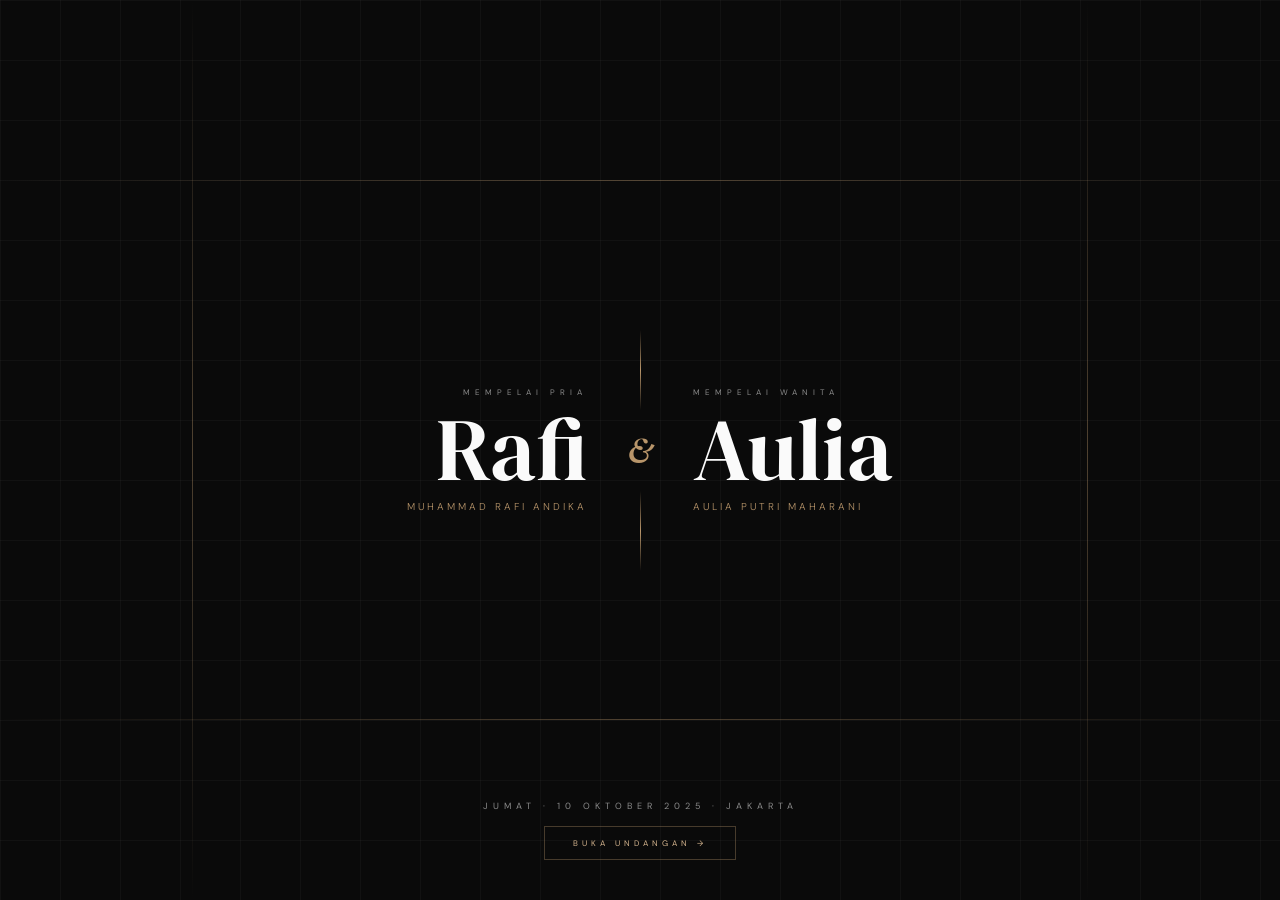
<file: templates/minimalist/index.html>
<!DOCTYPE html>
<html lang="id">
<head>
<meta charset="UTF-8">
<meta name="viewport" content="width=device-width, initial-scale=1.0">
<title>Rafi & Aulia · Nirka Studio</title>
<link href="https://fonts.googleapis.com/css2?family=DM+Serif+Display:ital@0;1&family=DM+Sans:wght@300;400;500&family=Playfair+Display:ital@1&display=swap" rel="stylesheet">
<style>
  :root {
    --black:   #0A0A0A;
    --dark:    #1C1C1C;
    --mid:     #3D3D3D;
    --grey:    #8A8A8A;
    --silver:  #C4C4C4;
    --light:   #EFEFEF;
    --white:   #FAFAFA;
    --pure:    #FFFFFF;
    --accent:  #B8956A;
    --accent-l:#D4B48E;
    --accent-ll:#EDD9BE;
  }

  * { margin:0; padding:0; box-sizing:border-box; }
  html { scroll-behavior:smooth; }
  body {
    font-family:'DM Sans', sans-serif;
    background: var(--white);
    color: var(--black);
    overflow-x:hidden;
  }

  /* ====== COVER ====== */
  #cover {
    min-height: 100vh;
    background: var(--black);
    display: flex;
    align-items: center;
    justify-content: center;
    position: relative;
    overflow: hidden;
    cursor: pointer;
    padding: 60px 24px;
  }

  /* Minimal grid lines */
  .cover-grid {
    position: absolute; inset: 0;
    background-image:
      linear-gradient(rgba(255,255,255,0.03) 1px, transparent 1px),
      linear-gradient(90deg, rgba(255,255,255,0.03) 1px, transparent 1px);
    background-size: 60px 60px;
  }

  /* Single accent line */
  .cover-line-h {
    position: absolute;
    left: 0; right: 0;
    height: 1px;
    background: linear-gradient(90deg, transparent, rgba(184,149,106,0.4), transparent);
  }
  .cover-line-h.top { top: 20%; }
  .cover-line-h.bot { bottom: 20%; }

  .cover-line-v {
    position: absolute;
    top: 0; bottom: 0;
    width: 1px;
    background: linear-gradient(to bottom, transparent, rgba(184,149,106,0.4), transparent);
  }
  .cover-line-v.left  { left: 15%; }
  .cover-line-v.right { right: 15%; }

  .cover-content {
    position: relative;
    z-index: 2;
    display: grid;
    grid-template-columns: 1fr auto 1fr;
    align-items: center;
    gap: 40px;
    max-width: 700px;
    width: 100%;
  }

  .cover-left {
    text-align: right;
    opacity: 0;
    animation: slideRight 0.9s 0.3s forwards;
  }

  .cover-right {
    text-align: left;
    opacity: 0;
    animation: slideLeft 0.9s 0.3s forwards;
  }

  @keyframes slideRight {
    from { opacity:0; transform:translateX(-24px); }
    to   { opacity:1; transform:translateX(0); }
  }
  @keyframes slideLeft {
    from { opacity:0; transform:translateX(24px); }
    to   { opacity:1; transform:translateX(0); }
  }

  .cover-pre {
    font-size: 8px;
    letter-spacing: 5px;
    color: var(--grey);
    text-transform: uppercase;
    margin-bottom: 12px;
    display: block;
  }

  .cover-name {
    font-family: 'DM Serif Display', serif;
    font-size: clamp(52px, 10vw, 88px);
    color: var(--white);
    line-height: 0.92;
    display: block;
  }

  .cover-name-sub {
    font-size: 10px;
    letter-spacing: 3px;
    color: var(--accent);
    text-transform: uppercase;
    margin-top: 10px;
    display: block;
    font-weight: 300;
  }

  .cover-center {
    display: flex;
    flex-direction: column;
    align-items: center;
    gap: 16px;
    opacity: 0;
    animation: fadeIn 0.9s 0.6s forwards;
  }
  @keyframes fadeIn {
    from { opacity:0; }
    to   { opacity:1; }
  }

  .cover-vline {
    width: 1px;
    height: 80px;
    background: linear-gradient(to bottom, transparent, var(--accent), transparent);
  }

  .cover-amp {
    font-family: 'DM Serif Display', serif;
    font-size: 36px;
    font-style: italic;
    color: var(--accent);
  }

  .cover-bottom {
    position: absolute;
    bottom: 40px;
    left: 0; right: 0;
    text-align: center;
    opacity: 0;
    animation: fadeIn 0.9s 1s forwards;
  }

  .cover-date-txt {
    font-size: 9px;
    letter-spacing: 5px;
    color: var(--grey);
    text-transform: uppercase;
  }

  .cover-cta {
    display: inline-block;
    margin-top: 14px;
    padding: 11px 28px;
    border: 1px solid rgba(184,149,106,0.35);
    font-size: 8px;
    letter-spacing: 4px;
    color: var(--accent-l);
    text-transform: uppercase;
    cursor: pointer;
    transition: all 0.3s;
  }
  .cover-cta:hover { border-color: var(--accent); background: rgba(184,149,106,0.06); }

  /* ====== MAIN ====== */
  #main { display:none; }
  #main.visible { display:block; }

  /* ====== SECTIONS ====== */
  .s-wrap { padding: 88px 20px; position: relative; }
  .s-inner { max-width: 640px; margin: 0 auto; text-align: center; }

  .s-num {
    font-family: 'DM Serif Display', serif;
    font-size: 100px;
    font-style: italic;
    color: rgba(184,149,106,0.08);
    line-height: 1;
    position: absolute;
    top: 24px;
    left: 50%;
    transform: translateX(-50%);
    pointer-events: none;
    white-space: nowrap;
  }

  .s-eyebrow {
    font-size: 8px;
    letter-spacing: 6px;
    color: var(--accent);
    text-transform: uppercase;
    margin-bottom: 14px;
    font-weight: 400;
  }

  .s-title {
    font-family: 'DM Serif Display', serif;
    font-size: clamp(32px, 6vw, 52px);
    color: var(--black);
    line-height: 1.1;
    font-weight: 400;
  }
  .s-title em { font-style: italic; }

  .rule {
    width: 40px;
    height: 1px;
    background: var(--accent);
    margin: 22px auto;
    opacity: 0.6;
  }

  /* ====== REVEAL ====== */
  .reveal {
    opacity: 0;
    transform: translateY(22px);
    transition: opacity 0.7s ease, transform 0.7s ease;
  }
  .reveal.visible { opacity:1; transform:translateY(0); }

  /* ====== COUPLE ====== */
  #couple { background: var(--white); }

  .couple-layout {
    display: grid;
    grid-template-columns: 1fr 1px 1fr;
    gap: 0;
    margin-top: 52px;
    border: 1px solid var(--light);
  }

  .person {
    padding: 40px 24px;
    text-align: center;
    position: relative;
  }

  .person-initial {
    width: 80px; height: 80px;
    border-radius: 50%;
    border: 1px solid var(--light);
    margin: 0 auto 20px;
    display: flex;
    align-items: center;
    justify-content: center;
    font-family: 'DM Serif Display', serif;
    font-size: 32px;
    font-style: italic;
    color: var(--accent);
    background: var(--white);
  }

  .person-role {
    font-size: 7px;
    letter-spacing: 4px;
    color: var(--silver);
    text-transform: uppercase;
    margin-bottom: 8px;
  }

  .person-name {
    font-family: 'DM Serif Display', serif;
    font-size: clamp(28px, 6vw, 40px);
    color: var(--black);
    line-height: 1.1;
  }

  .person-full {
    font-size: 10px;
    letter-spacing: 2px;
    color: var(--grey);
    text-transform: uppercase;
    margin-top: 8px;
    line-height: 1.8;
  }

  .person-parents {
    font-size: 12px;
    color: var(--grey);
    margin-top: 12px;
    line-height: 1.9;
    font-weight: 300;
  }

  .person-sep {
    background: var(--light);
    margin: 0;
  }

  /* ====== QUOTE ====== */
  #quote { background: var(--light); }

  .quote-block {
    max-width: 520px;
    margin: 36px auto 0;
    padding: 40px 32px;
    background: var(--pure);
    border-left: 3px solid var(--accent);
    text-align: left;
  }

  .q-text {
    font-family: 'DM Serif Display', serif;
    font-style: italic;
    font-size: clamp(16px, 3.5vw, 22px);
    color: var(--dark);
    line-height: 1.8;
  }

  .q-src {
    font-size: 9px;
    letter-spacing: 3px;
    color: var(--accent);
    text-transform: uppercase;
    margin-top: 18px;
    font-family: 'DM Sans', sans-serif;
  }

  /* ====== COUNTDOWN ====== */
  #countdown { background: var(--black); }

  .cd-wrap {
    display: flex;
    justify-content: center;
    gap: clamp(20px,5vw,60px);
    margin-top: 48px;
    flex-wrap: wrap;
  }

  .cd-box { text-align: center; }

  .cd-n {
    font-family: 'DM Serif Display', serif;
    font-size: clamp(52px,11vw,84px);
    color: var(--white);
    line-height: 1;
    display: block;
    position: relative;
  }
  .cd-n::after {
    content: attr(data-n);
    position: absolute;
    inset: 0;
    font-style: italic;
    color: var(--accent);
    opacity: 0.12;
    font-size: 1.1em;
    line-height: 0.95;
  }

  .cd-l {
    font-size: 7px;
    letter-spacing: 4px;
    color: var(--grey);
    text-transform: uppercase;
    margin-top: 8px;
    display: block;
  }

  .cd-dot {
    font-family: 'DM Serif Display', serif;
    font-size: 40px;
    color: var(--accent);
    opacity: 0.3;
    margin-top: 8px;
    line-height: 1;
  }

  /* ====== EVENTS ====== */
  #events { background: var(--white); }

  .events-layout {
    display: grid;
    grid-template-columns: 1fr 1fr;
    gap: 2px;
    margin-top: 48px;
    max-width: 540px;
    margin-left: auto;
    margin-right: auto;
  }

  .ev-card {
    padding: 36px 24px;
    border: 1px solid var(--light);
    text-align: left;
    position: relative;
    overflow: hidden;
  }
  .ev-card::before {
    content: '';
    position: absolute;
    top: 0; left: 0; bottom: 0;
    width: 2px;
    background: var(--accent);
    opacity: 0.5;
  }

  .ev-num {
    font-family: 'DM Serif Display', serif;
    font-size: 64px;
    font-style: italic;
    color: var(--light);
    line-height: 1;
    margin-bottom: -12px;
  }

  .ev-type {
    font-size: 8px;
    letter-spacing: 4px;
    color: var(--accent);
    text-transform: uppercase;
    margin-bottom: 10px;
  }

  .ev-time {
    font-family: 'DM Serif Display', serif;
    font-size: 26px;
    color: var(--black);
    margin-bottom: 8px;
  }

  .ev-info {
    font-size: 11px;
    color: var(--grey);
    line-height: 1.9;
    font-weight: 300;
  }

  /* ====== LOCATION ====== */
  #location { background: var(--light); }

  .loc-name {
    font-family: 'DM Serif Display', serif;
    font-size: clamp(20px,4vw,28px);
    color: var(--black);
    margin-bottom: 10px;
  }

  .loc-addr {
    font-size: 12px;
    color: var(--grey);
    line-height: 1.9;
    max-width: 300px;
    margin: 0 auto 28px;
    font-weight: 300;
  }

  .map-container {
    width: 100%;
    max-width: 520px;
    height: 200px;
    background: var(--pure);
    border: 1px solid var(--light);
    margin: 0 auto 24px;
    display: flex;
    align-items: center;
    justify-content: center;
    font-family: 'DM Serif Display', serif;
    font-style: italic;
    font-size: 16px;
    color: var(--silver);
    position: relative;
    overflow: hidden;
  }
  .map-container::before {
    content: '';
    position: absolute; inset: 0;
    background-image:
      linear-gradient(var(--light) 1px, transparent 1px),
      linear-gradient(90deg, var(--light) 1px, transparent 1px);
    background-size: 30px 30px;
  }

  .btn-loc {
    display: inline-block;
    padding: 12px 28px;
    border: 1px solid var(--black);
    font-size: 8px;
    letter-spacing: 4px;
    color: var(--black);
    text-decoration: none;
    text-transform: uppercase;
    transition: all 0.3s;
  }
  .btn-loc:hover { background: var(--black); color: var(--white); }

  /* ====== STORY ====== */
  #story { background: var(--white); }

  .story-track {
    margin-top: 48px;
    max-width: 500px;
    margin-left: auto;
    margin-right: auto;
    position: relative;
  }

  .story-track::before {
    content: '';
    position: absolute;
    left: 50%; top: 0; bottom: 0;
    width: 1px;
    background: var(--light);
    transform: translateX(-50%);
  }

  .st-item {
    display: grid;
    grid-template-columns: 1fr 60px 1fr;
    gap: 0;
    margin-bottom: 32px;
    align-items: center;
  }

  .st-box {
    padding: 16px 20px;
    background: var(--white);
    border: 1px solid var(--light);
  }

  .st-item:nth-child(odd) .st-l  { order:1; }
  .st-item:nth-child(odd) .st-c  { order:2; }
  .st-item:nth-child(odd) .st-r  { order:3; visibility:hidden; }
  .st-item:nth-child(even) .st-l { order:1; visibility:hidden; }
  .st-item:nth-child(even) .st-c { order:2; }
  .st-item:nth-child(even) .st-r { order:3; }

  .st-mid {
    display: flex;
    flex-direction: column;
    align-items: center;
    gap: 6px;
    z-index: 1;
  }

  .st-dot {
    width: 36px; height: 36px;
    border-radius: 50%;
    border: 1px solid var(--light);
    background: var(--white);
    display: flex;
    align-items: center;
    justify-content: center;
    font-size: 14px;
    color: var(--accent);
    font-family: 'DM Serif Display', serif;
    font-style: italic;
    font-size: 16px;
  }

  .st-yr {
    font-size: 7px;
    letter-spacing: 2px;
    color: var(--silver);
    text-transform: uppercase;
    white-space: nowrap;
    text-align: center;
  }

  .st-ttl {
    font-family: 'DM Serif Display', serif;
    font-size: 14px;
    color: var(--black);
    margin-bottom: 4px;
  }

  .st-dsc {
    font-size: 11px;
    color: var(--grey);
    line-height: 1.7;
    font-weight: 300;
  }

  /* ====== GALLERY ====== */
  #gallery { background: var(--light); }

  .gal-grid {
    display: grid;
    grid-template-columns: repeat(3, 1fr);
    gap: 3px;
    max-width: 540px;
    margin: 48px auto 0;
  }

  .gal-cell {
    aspect-ratio: 1;
    background: var(--white);
    border: 1px solid rgba(0,0,0,0.06);
    display: flex;
    align-items: center;
    justify-content: center;
    font-family: 'DM Serif Display', serif;
    font-style: italic;
    font-size: 11px;
    color: var(--silver);
    cursor: pointer;
    transition: all 0.3s;
    position: relative;
    overflow: hidden;
  }
  .gal-cell:hover { background: var(--accent-ll); }
  .gal-cell:nth-child(1) { grid-row: span 2; aspect-ratio: unset; }
  .gal-cell::after {
    content: attr(data-num);
    position: absolute;
    bottom: 8px; right: 10px;
    font-size: 7px;
    letter-spacing: 2px;
    color: var(--light);
    font-family: 'DM Sans', sans-serif;
    text-transform: uppercase;
  }

  /* ====== RSVP ====== */
  #rsvp { background: var(--white); }

  .rsvp-form {
    max-width: 400px;
    margin: 48px auto 0;
    text-align: left;
  }

  .fg { margin-bottom: 20px; }

  .fl {
    display: block;
    font-size: 7px;
    letter-spacing: 4px;
    color: var(--grey);
    text-transform: uppercase;
    margin-bottom: 8px;
  }

  .fi {
    width: 100%;
    padding: 12px 0;
    border: none;
    border-bottom: 1px solid var(--light);
    background: transparent;
    font-family: 'DM Sans', sans-serif;
    font-size: 14px;
    color: var(--black);
    outline: none;
    transition: border-color 0.3s;
    border-radius: 0;
  }
  .fi:focus { border-color: var(--accent); }
  .fi::placeholder { color: var(--silver); font-weight: 300; }
  .fi-ta { resize: vertical; min-height: 80px; }

  .hd-opts { display: flex; gap: 0; }

  .hd-opt {
    flex: 1;
    padding: 10px 8px;
    border: 1px solid var(--light);
    border-right: none;
    text-align: center;
    cursor: pointer;
    font-size: 8px;
    letter-spacing: 2px;
    color: var(--grey);
    text-transform: uppercase;
    transition: all 0.3s;
  }
  .hd-opt:last-child { border-right: 1px solid var(--light); }
  .hd-opt:hover, .hd-opt.active {
    background: var(--black);
    color: var(--white);
    border-color: var(--black);
  }

  .btn-rsvp {
    width: 100%;
    padding: 14px;
    background: var(--black);
    border: none;
    font-family: 'DM Sans', sans-serif;
    font-size: 8px;
    letter-spacing: 5px;
    color: var(--white);
    text-transform: uppercase;
    cursor: pointer;
    transition: all 0.3s;
    margin-top: 8px;
  }
  .btn-rsvp:hover { background: var(--accent); }

  .w-list {
    max-width: 420px;
    margin: 36px auto 0;
    text-align: left;
  }

  .w-item {
    display: flex;
    gap: 14px;
    margin-bottom: 20px;
    align-items: flex-start;
  }

  .w-avatar {
    width: 36px; height: 36px;
    border-radius: 50%;
    background: var(--light);
    display: flex;
    align-items: center;
    justify-content: center;
    font-family: 'DM Serif Display', serif;
    font-style: italic;
    font-size: 16px;
    color: var(--accent);
    flex-shrink: 0;
  }

  .w-body { flex: 1; }

  .w-name {
    font-size: 9px;
    letter-spacing: 2px;
    color: var(--grey);
    text-transform: uppercase;
    margin-bottom: 4px;
  }

  .w-msg {
    font-family: 'DM Serif Display', serif;
    font-style: italic;
    font-size: 15px;
    color: var(--dark);
    line-height: 1.6;
  }

  /* ====== GIFT ====== */
  #gift { background: var(--light); }

  .gift-row {
    display: flex;
    gap: 16px;
    justify-content: center;
    flex-wrap: wrap;
    margin-top: 40px;
  }

  .g-card {
    background: var(--pure);
    border: 1px solid var(--light);
    padding: 28px 24px;
    min-width: 190px;
    text-align: center;
    position: relative;
  }
  .g-card::after {
    content: '';
    position: absolute;
    bottom: 0; left: 0; right: 0;
    height: 2px;
    background: var(--accent);
    opacity: 0.4;
  }

  .g-bank {
    font-size: 11px;
    letter-spacing: 4px;
    color: var(--grey);
    text-transform: uppercase;
    margin-bottom: 14px;
    display: block;
  }

  .g-num {
    font-family: 'DM Serif Display', serif;
    font-size: 24px;
    color: var(--black);
    letter-spacing: 2px;
    margin-bottom: 6px;
  }

  .g-name {
    font-size: 10px;
    color: var(--grey);
    font-weight: 300;
  }

  .g-copy {
    margin-top: 14px;
    padding: 7px 18px;
    border: 1px solid var(--light);
    font-size: 7px;
    letter-spacing: 3px;
    color: var(--grey);
    cursor: pointer;
    background: transparent;
    text-transform: uppercase;
    transition: all 0.3s;
    font-family: 'DM Sans', sans-serif;
  }
  .g-copy:hover { background: var(--black); color: var(--white); border-color: var(--black); }

  /* ====== CLOSING ====== */
  #closing {
    background: var(--white);
    padding: 100px 20px;
    text-align: center;
    position: relative;
    overflow: hidden;
    border-top: 1px solid var(--light);
  }

  .cl-bg-num {
    position: absolute;
    top: 50%; left: 50%;
    transform: translate(-50%, -50%);
    font-family: 'DM Serif Display', serif;
    font-style: italic;
    font-size: 240px;
    color: var(--light);
    line-height: 1;
    pointer-events: none;
    white-space: nowrap;
    opacity: 0.6;
  }

  .cl-title {
    font-family: 'DM Serif Display', serif;
    font-size: clamp(48px, 11vw, 88px);
    color: var(--black);
    line-height: 0.95;
    position: relative; z-index:1;
  }
  .cl-title em { font-style: italic; color: var(--accent); }

  .cl-amp {
    font-family: 'DM Serif Display', serif;
    font-size: clamp(28px, 6vw, 44px);
    font-style: italic;
    color: var(--accent);
    display: block;
    margin: 8px 0;
    position: relative; z-index:1;
  }

  .cl-sub {
    font-size: 9px;
    letter-spacing: 5px;
    color: var(--silver);
    text-transform: uppercase;
    margin-top: 28px;
    position: relative; z-index:1;
  }

  .cl-doa {
    font-family: 'DM Serif Display', serif;
    font-style: italic;
    font-size: clamp(14px, 3vw, 17px);
    color: var(--grey);
    margin-top: 24px;
    line-height: 1.9;
    max-width: 380px;
    margin-left: auto;
    margin-right: auto;
    position: relative; z-index:1;
  }

  /* ====== FOOTER ====== */
  footer {
    background: var(--black);
    padding: 28px 20px;
    text-align: center;
  }

  .fb {
    font-size: 11px;
    letter-spacing: 5px;
    color: var(--accent-l);
    text-transform: uppercase;
    margin-bottom: 5px;
  }

  .ft {
    font-size: 10px;
    color: var(--grey);
    letter-spacing: 2px;
    font-weight: 300;
  }

  /* ====== FAB ====== */
  .fab {
    position: fixed;
    bottom: 24px; right: 24px;
    width: 46px; height: 46px;
    border-radius: 50%;
    background: var(--black);
    border: 1px solid var(--accent);
    color: var(--accent-l);
    font-size: 18px;
    cursor: pointer;
    z-index: 100;
    display: none;
    align-items: center;
    justify-content: center;
    transition: all 0.3s;
  }
  .fab.show { display: flex; }
  .fab:hover { background: var(--accent); color: var(--black); }

  /* ====== TOAST ====== */
  .toast {
    position: fixed;
    bottom: 80px; left: 50%;
    transform: translateX(-50%) translateY(8px);
    background: var(--black);
    color: var(--accent-l);
    font-size: 8px;
    letter-spacing: 3px;
    padding: 10px 20px;
    border: 1px solid var(--accent);
    opacity: 0;
    transition: all 0.3s;
    z-index: 200;
    white-space: nowrap;
    text-transform: uppercase;
  }
  .toast.show { opacity:1; transform:translateX(-50%) translateY(0); }

  /* ====== MODAL ====== */
  .modal-ov {
    position: fixed; inset: 0;
    background: rgba(10,10,10,0.9);
    z-index: 200;
    display: flex;
    align-items: center;
    justify-content: center;
    padding: 20px;
    opacity: 0;
    pointer-events: none;
    transition: opacity 0.3s;
  }
  .modal-ov.open { opacity:1; pointer-events:all; }

  .modal-box {
    background: var(--white);
    padding: 48px 36px;
    max-width: 360px;
    width: 100%;
    text-align: center;
    transform: scale(0.95);
    transition: transform 0.3s;
  }
  .modal-ov.open .modal-box { transform:scale(1); }

  /* ====== RESPONSIVE ====== */
  @media(max-width:560px){
    .cover-content { grid-template-columns:1fr; text-align:center; gap:20px; }
    .cover-left, .cover-right { text-align:center; }
    .cover-line-v { display:none; }
    .couple-layout { grid-template-columns:1fr; }
    .person-sep { width:60px; height:1px; margin:0 auto; }
    .events-layout { grid-template-columns:1fr; }
    .story-track::before { left:28px; }
    .st-item { grid-template-columns:44px 1fr; }
    .st-item:nth-child(odd) .st-r,
    .st-item:nth-child(even) .st-l { display:none; }
    .st-item:nth-child(even) .st-c { order:1; }
    .st-item:nth-child(even) .st-r { order:2; visibility:visible; }
    .hd-opts { flex-wrap:wrap; }
    .hd-opt { border-right:1px solid var(--light); }
    .gal-grid { grid-template-columns:repeat(2,1fr); }
    .gal-cell:nth-child(1) { grid-row:span 1; aspect-ratio:1; }
  }
</style>
</head>
<body>

<!-- ===== COVER ===== -->
<div id="cover" onclick="openInvite()">
  <div class="cover-grid"></div>
  <div class="cover-line-h top"></div>
  <div class="cover-line-h bot"></div>
  <div class="cover-line-v left"></div>
  <div class="cover-line-v right"></div>

  <div class="cover-content">
    <div class="cover-left">
      <span class="cover-pre">Mempelai Pria</span>
      <span class="cover-name">Rafi</span>
      <span class="cover-name-sub">Muhammad Rafi Andika</span>
    </div>

    <div class="cover-center">
      <div class="cover-vline"></div>
      <div class="cover-amp">&</div>
      <div class="cover-vline"></div>
    </div>

    <div class="cover-right">
      <span class="cover-pre">Mempelai Wanita</span>
      <span class="cover-name">Aulia</span>
      <span class="cover-name-sub">Aulia Putri Maharani</span>
    </div>
  </div>

  <div class="cover-bottom">
    <div class="cover-date-txt">Jumat · 10 Oktober 2025 · Jakarta</div>
    <div class="cover-cta">Buka Undangan →</div>
  </div>
</div>

<!-- ===== MAIN ===== -->
<div id="main">

  <!-- COUPLE -->
  <div id="couple">
    <div class="s-wrap" style="position:relative;">
      <div class="s-num">01</div>
      <div class="s-inner">
        <div class="s-eyebrow reveal">Mempelai</div>
        <div class="s-title reveal">Rafi <em>&</em> Aulia</div>
        <div class="rule reveal"></div>
        <div class="couple-layout reveal">
          <div class="person">
            <div class="person-initial">R</div>
            <div class="person-role">Mempelai Pria</div>
            <div class="person-name">Muhammad Rafi Andika</div>
            <div class="person-full">Putra Pertama</div>
            <div class="person-parents">
              Bpk. Andika Putra<br>
              & Ibu Hani Rahayu
            </div>
          </div>
          <div class="person-sep"></div>
          <div class="person">
            <div class="person-initial">A</div>
            <div class="person-role">Mempelai Wanita</div>
            <div class="person-name">Aulia Putri Maharani</div>
            <div class="person-full">Putri Kedua</div>
            <div class="person-parents">
              Bpk. Maharani Jaya<br>
              & Ibu Ratna Sari
            </div>
          </div>
        </div>
      </div>
    </div>
  </div>

  <!-- QUOTE -->
  <div id="quote">
    <div class="s-wrap" style="position:relative;">
      <div class="s-num">02</div>
      <div class="s-inner">
        <div class="s-eyebrow reveal">Firman Allah SWT</div>
        <div class="quote-block reveal">
          <div class="q-text">
            "Dan di antara tanda-tanda kebesaran-Nya ialah Dia menciptakan pasangan-pasangan untukmu dari jenismu sendiri, agar kamu cenderung dan merasa tenteram kepadanya, dan Dia menjadikan di antaramu rasa kasih dan sayang."
          </div>
          <div class="q-src">QS. Ar-Rum : 21</div>
        </div>
      </div>
    </div>
  </div>

  <!-- COUNTDOWN -->
  <div id="countdown">
    <div class="s-wrap" style="position:relative;">
      <div class="s-num" style="color:rgba(184,149,106,0.06)">03</div>
      <div class="s-inner">
        <div class="s-eyebrow reveal" style="color:var(--accent);">Hitung Mundur</div>
        <div class="s-title reveal" style="color:var(--white);">Menuju Hari <em>Istimewa</em></div>
        <div class="rule reveal"></div>
        <div class="cd-wrap reveal">
          <div class="cd-box">
            <span class="cd-n" id="cd-d" data-n="--">--</span>
            <span class="cd-l">Hari</span>
          </div>
          <div class="cd-dot">·</div>
          <div class="cd-box">
            <span class="cd-n" id="cd-h" data-n="--">--</span>
            <span class="cd-l">Jam</span>
          </div>
          <div class="cd-dot">·</div>
          <div class="cd-box">
            <span class="cd-n" id="cd-m" data-n="--">--</span>
            <span class="cd-l">Menit</span>
          </div>
          <div class="cd-dot">·</div>
          <div class="cd-box">
            <span class="cd-n" id="cd-s" data-n="--">--</span>
            <span class="cd-l">Detik</span>
          </div>
        </div>
      </div>
    </div>
  </div>

  <!-- EVENTS -->
  <div id="events">
    <div class="s-wrap" style="position:relative;">
      <div class="s-num">04</div>
      <div class="s-inner">
        <div class="s-eyebrow reveal">Rangkaian Acara</div>
        <div class="s-title reveal">Jadwal <em>Pernikahan</em></div>
        <div class="rule reveal"></div>
        <div class="events-layout reveal">
          <div class="ev-card">
            <div class="ev-num">I</div>
            <div class="ev-type">Akad Nikah</div>
            <div class="ev-time">08.00 – 10.00</div>
            <div class="ev-info">WIB<br>Jumat, 10 Oktober 2025<br>Masjid Istiqlal Jakarta</div>
          </div>
          <div class="ev-card">
            <div class="ev-num">II</div>
            <div class="ev-type">Resepsi</div>
            <div class="ev-time">11.00 – 14.00</div>
            <div class="ev-info">WIB<br>Jumat, 10 Oktober 2025<br>Hotel Mulia Jakarta</div>
          </div>
        </div>
      </div>
    </div>
  </div>

  <!-- LOCATION -->
  <div id="location">
    <div class="s-wrap" style="position:relative;">
      <div class="s-num">05</div>
      <div class="s-inner">
        <div class="s-eyebrow reveal">Lokasi</div>
        <div class="s-title reveal">Tempat <em>Acara</em></div>
        <div class="rule reveal"></div>
        <div class="reveal" style="margin-top:24px;">
          <div class="loc-name">Hotel Mulia Senayan Jakarta</div>
          <div class="loc-addr">
            Jl. Asia Afrika, Senayan,<br>
            Kec. Gelora, Jakarta Pusat,<br>
            DKI Jakarta 10270
          </div>
          <div class="map-container">Peta Menuju Lokasi</div>
          <a href="https://maps.google.com" target="_blank" class="btn-loc">Buka Google Maps →</a>
        </div>
      </div>
    </div>
  </div>

  <!-- STORY -->
  <div id="story">
    <div class="s-wrap" style="position:relative;">
      <div class="s-num">06</div>
      <div class="s-inner">
        <div class="s-eyebrow reveal">Kisah Cinta</div>
        <div class="s-title reveal">Perjalanan <em>Kami</em></div>
        <div class="rule reveal"></div>
        <div class="story-track">
          <div class="st-item reveal">
            <div class="st-box st-l">
              <div class="st-ttl">Pertama Bertemu</div>
              <div class="st-dsc">Sebuah pertemuan sederhana yang ternyata menjadi awal dari segalanya.</div>
            </div>
            <div class="st-mid st-c">
              <div class="st-dot">I</div>
              <div class="st-yr">Jan 2022</div>
            </div>
            <div class="st-box st-r"></div>
          </div>
          <div class="st-item reveal">
            <div class="st-box st-l"></div>
            <div class="st-mid st-c">
              <div class="st-dot">II</div>
              <div class="st-yr">Jun 2023</div>
            </div>
            <div class="st-box st-r">
              <div class="st-ttl">Berpacaran</div>
              <div class="st-dsc">Resmi memulai perjalanan bersama, hari demi hari semakin yakin.</div>
            </div>
          </div>
          <div class="st-item reveal">
            <div class="st-box st-l">
              <div class="st-ttl">Lamaran</div>
              <div class="st-dsc">Ia bertanya, aku menjawab. Keluarga merestui, dan kami pun siap.</div>
            </div>
            <div class="st-mid st-c">
              <div class="st-dot">III</div>
              <div class="st-yr">Mar 2025</div>
            </div>
            <div class="st-box st-r"></div>
          </div>
        </div>
      </div>
    </div>
  </div>

  <!-- GALLERY -->
  <div id="gallery">
    <div class="s-wrap" style="position:relative;">
      <div class="s-num">07</div>
      <div class="s-inner">
        <div class="s-eyebrow reveal">Galeri</div>
        <div class="s-title reveal">Foto <em>Kami</em></div>
        <div class="rule reveal"></div>
        <div class="gal-grid reveal">
          <div class="gal-cell" data-num="01">Photo</div>
          <div class="gal-cell" data-num="02">Photo</div>
          <div class="gal-cell" data-num="03">Photo</div>
          <div class="gal-cell" data-num="04">Photo</div>
          <div class="gal-cell" data-num="05">Photo</div>
        </div>
      </div>
    </div>
  </div>

  <!-- RSVP -->
  <div id="rsvp">
    <div class="s-wrap" style="position:relative;">
      <div class="s-num">08</div>
      <div class="s-inner">
        <div class="s-eyebrow reveal">Konfirmasi</div>
        <div class="s-title reveal">Kehadiran <em>Anda</em></div>
        <div class="rule reveal"></div>
        <div class="rsvp-form reveal">
          <div class="fg">
            <label class="fl">Nama Lengkap</label>
            <input type="text" class="fi" placeholder="Nama Anda" id="rsvp-name">
          </div>
          <div class="fg">
            <label class="fl">Ucapan & Doa</label>
            <textarea class="fi fi-ta" placeholder="Tuliskan ucapan terbaik Anda..." id="rsvp-wish"></textarea>
          </div>
          <div class="fg">
            <label class="fl">Kehadiran</label>
            <div class="hd-opts" id="hd-opts">
              <div class="hd-opt" onclick="setH(this,'hadir')">Hadir</div>
              <div class="hd-opt" onclick="setH(this,'tidak')">Tidak Hadir</div>
              <div class="hd-opt" onclick="setH(this,'ragu')">Masih Ragu</div>
            </div>
          </div>
          <button class="btn-rsvp" onclick="sendRSVP()">Kirim Konfirmasi</button>
        </div>
        <div class="w-list" id="w-list">
          <div class="w-item">
            <div class="w-avatar">B</div>
            <div class="w-body">
              <div class="w-name">Bagas — Hadir</div>
              <div class="w-msg">"Selamat Rafi & Aulia! Semoga pernikahan ini menjadi berkah dan kebahagiaan yang abadi."</div>
            </div>
          </div>
          <div class="w-item">
            <div class="w-avatar">N</div>
            <div class="w-body">
              <div class="w-name">Nisa — Hadir</div>
              <div class="w-msg">"Barakallahu lakuma. Semoga menjadi keluarga yang harmonis dan sakinah selamanya."</div>
            </div>
          </div>
        </div>
      </div>
    </div>
  </div>

  <!-- GIFT -->
  <div id="gift">
    <div class="s-wrap" style="position:relative;">
      <div class="s-num">09</div>
      <div class="s-inner">
        <div class="s-eyebrow reveal">Wedding Gift</div>
        <div class="s-title reveal">Hadiah <em>Pernikahan</em></div>
        <div class="rule reveal"></div>
        <p class="reveal" style="font-family:'DM Serif Display',serif;font-style:italic;font-size:16px;color:var(--grey);margin-top:8px;line-height:1.9;">
          Doa dan kehadiran Anda adalah hadiah terbaik bagi kami.
        </p>
        <div class="gift-row reveal">
          <div class="g-card">
            <span class="g-bank">BCA</span>
            <div class="g-num">1234 5678 90</div>
            <div class="g-name">a.n. Aulia Putri Maharani</div>
            <button class="g-copy" onclick="copyNum('1234567890',this)">Salin</button>
          </div>
          <div class="g-card">
            <span class="g-bank">Mandiri</span>
            <div class="g-num">0987 6543 21</div>
            <div class="g-name">a.n. Muhammad Rafi Andika</div>
            <button class="g-copy" onclick="copyNum('0987654321',this)">Salin</button>
          </div>
        </div>
      </div>
    </div>
  </div>

  <!-- CLOSING -->
  <div id="closing">
    <div class="cl-bg-num">R&A</div>
    <div class="cl-title reveal">Rafi</div>
    <span class="cl-amp reveal">&</span>
    <div class="cl-title reveal">Aulia</div>
    <div class="cl-sub reveal">Jumat · 10 Oktober 2025 · Jakarta</div>
    <div class="cl-doa reveal">
      "Semoga Allah memberkahi pernikahan ini dan mengumpulkan kalian berdua dalam kebaikan selamanya."
    </div>
  </div>

  <footer>
    <div class="fb">Nirka Studio</div>
    <div class="ft">Digital Wedding Invitation · Indonesia</div>
  </footer>

</div>

<!-- FAB -->
<button class="fab" id="fab" onclick="toggleMus()">♪</button>

<!-- Toast -->
<div class="toast" id="toast"></div>

<!-- Modal -->
<div class="modal-ov" id="modal" onclick="closeModal()">
  <div class="modal-box" onclick="event.stopPropagation()">
    <div style="font-family:'DM Serif Display',serif;font-size:48px;font-style:italic;color:var(--accent);line-height:1;margin-bottom:16px;">✓</div>
    <div style="font-size:8px;letter-spacing:4px;color:var(--grey);text-transform:uppercase;margin-bottom:12px;">Terima Kasih</div>
    <div style="font-family:'DM Serif Display',serif;font-style:italic;font-size:18px;color:var(--black);line-height:1.7;">Konfirmasi Anda<br>telah kami terima.</div>
    <button class="btn-rsvp" style="margin-top:24px;" onclick="closeModal()">Tutup</button>
  </div>
</div>

<script>
  let hVal = '';

  function openInvite() {
    document.getElementById('cover').style.display = 'none';
    document.getElementById('main').classList.add('visible');
    document.getElementById('fab').classList.add('show');
    startCD();
    initReveal();
  }

  function startCD() {
    const target = new Date('2025-10-10T08:00:00');
    function tick() {
      const diff = target - new Date();
      if (diff <= 0) {
        ['cd-d','cd-h','cd-m','cd-s'].forEach(id => {
          const el = document.getElementById(id);
          el.textContent = '00';
          el.dataset.n = '00';
        });
        return;
      }
      const vals = [
        Math.floor(diff/86400000),
        Math.floor(diff%86400000/3600000),
        Math.floor(diff%3600000/60000),
        Math.floor(diff%60000/1000)
      ];
      ['cd-d','cd-h','cd-m','cd-s'].forEach((id,i) => {
        const s = String(vals[i]).padStart(2,'0');
        const el = document.getElementById(id);
        el.textContent = s;
        el.dataset.n = s;
      });
    }
    tick(); setInterval(tick, 1000);
  }

  function initReveal() {
    const obs = new IntersectionObserver((entries) => {
      entries.forEach((e,i) => {
        if (e.isIntersecting) setTimeout(() => e.target.classList.add('visible'), i * 60);
      });
    }, { threshold: 0.1 });
    document.querySelectorAll('.reveal').forEach(el => obs.observe(el));
  }

  function setH(el, val) {
    hVal = val;
    document.querySelectorAll('.hd-opt').forEach(b => b.classList.remove('active'));
    el.classList.add('active');
  }

  function sendRSVP() {
    const name = document.getElementById('rsvp-name').value.trim();
    const wish = document.getElementById('rsvp-wish').value.trim();
    if (!name) { showToast('Nama tidak boleh kosong'); return; }
    if (!hVal)  { showToast('Pilih kehadiran Anda'); return; }
    const lbl = hVal==='hadir'?'Hadir':hVal==='tidak'?'Tidak Hadir':'Masih Ragu';
    const item = document.createElement('div');
    item.className = 'w-item';
    item.innerHTML = `
      <div class="w-avatar">${name[0].toUpperCase()}</div>
      <div class="w-body">
        <div class="w-name">${name} — ${lbl}</div>
        ${wish ? `<div class="w-msg">"${wish}"</div>` : ''}
      </div>`;
    document.getElementById('w-list').prepend(item);
    document.getElementById('rsvp-name').value = '';
    document.getElementById('rsvp-wish').value = '';
    document.querySelectorAll('.hd-opt').forEach(b => b.classList.remove('active'));
    hVal = '';
    document.getElementById('modal').classList.add('open');
  }

  function closeModal() { document.getElementById('modal').classList.remove('open'); }

  function copyNum(num, btn) {
    navigator.clipboard.writeText(num).then(() => {
      showToast('Nomor rekening disalin');
      btn.textContent = 'Tersalin ✓';
      setTimeout(() => btn.textContent = 'Salin', 2000);
    });
  }

  function showToast(msg) {
    const t = document.getElementById('toast');
    t.textContent = msg;
    t.classList.add('show');
    setTimeout(() => t.classList.remove('show'), 2500);
  }

  let playing = false;
  function toggleMus() {
    playing = !playing;
    document.getElementById('fab').textContent = playing ? '♫' : '♪';
    showToast(playing ? 'Musik diputar' : 'Musik dimatikan');
  }
</script>
</body>
</html>
</file>
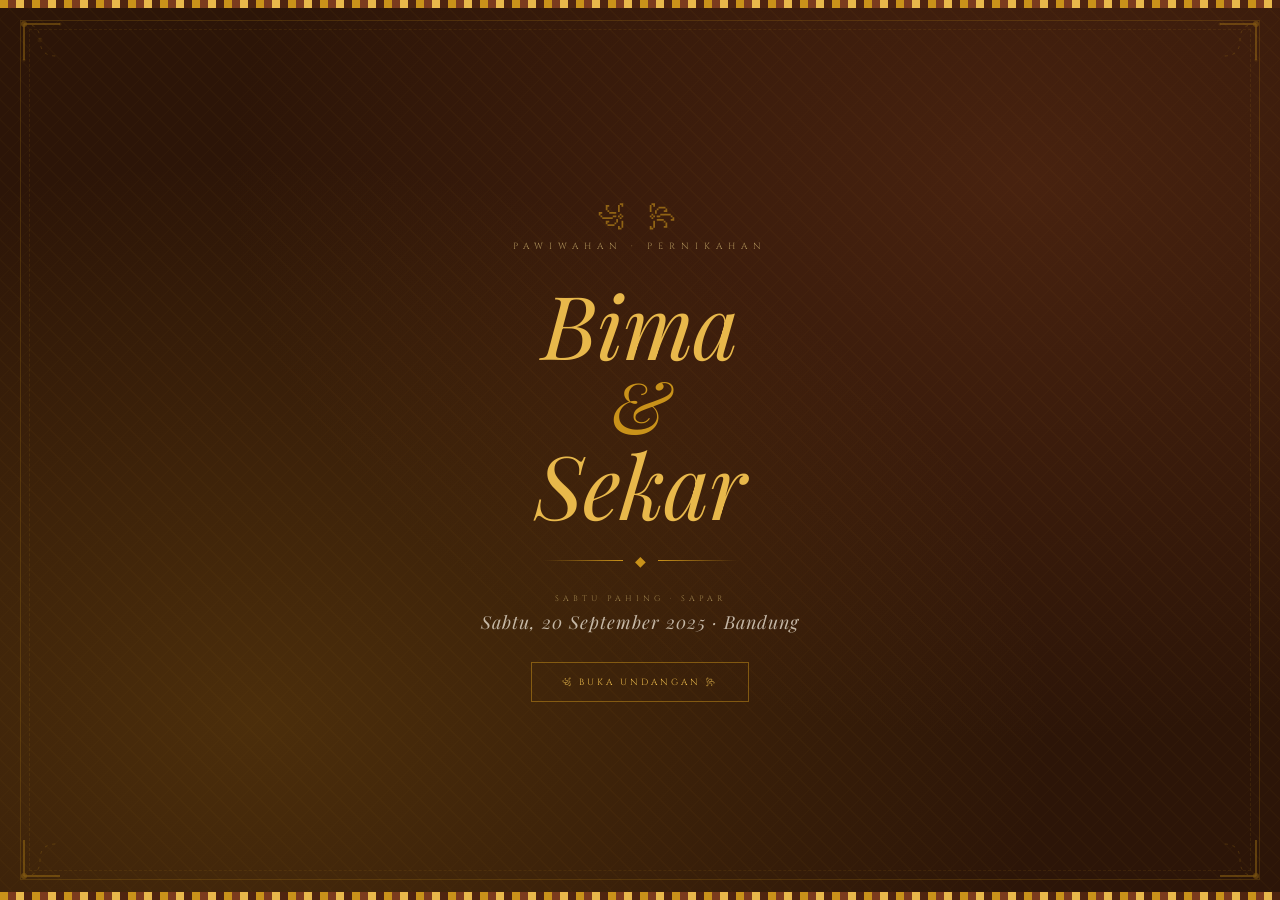
<file: templates/nusantara/index.html>
<!DOCTYPE html>
<html lang="id">
<head>
<meta charset="UTF-8">
<meta name="viewport" content="width=device-width, initial-scale=1.0">
<title>Pawiwahan — Bima & Sekar · Nirka Studio</title>
<link href="https://fonts.googleapis.com/css2?family=Playfair+Display:ital,wght@0,400;0,500;0,700;1,400;1,500&family=Cinzel:wght@400;500&family=Lato:wght@300;400&family=Noto+Serif+Javanese&display=swap" rel="stylesheet">
<style>
  :root {
    --sienna:   #7B3B1E;
    --sienna-d: #4E2410;
    --sienna-l: #A0552E;
    --gold:     #C9921A;
    --gold-l:   #E8B84B;
    --gold-ll:  #F5D98A;
    --cream:    #FDF6E8;
    --cream-d:  #F0E2C4;
    --ivory:    #FFFAF0;
    --bark:     #2C1508;
    --terra:    #B85C38;
    --sage:     #6B7B5E;
    --sage-l:   #8FA07A;
  }

  * { margin:0; padding:0; box-sizing:border-box; }
  html { scroll-behavior:smooth; }
  body {
    font-family:'Lato',sans-serif;
    background: var(--cream);
    color: var(--sienna-d);
    overflow-x:hidden;
  }

  /* ============ BATIK SVG PATTERNS ============ */
  .batik-bg {
    position:absolute; inset:0;
    opacity:0.06;
    background-image:
      radial-gradient(circle at 25px 25px, var(--gold) 2px, transparent 2px),
      radial-gradient(circle at 75px 75px, var(--gold) 2px, transparent 2px);
    background-size: 100px 100px;
  }

  .batik-border {
    position:absolute;
    left:0; right:0;
    height:8px;
    background: repeating-linear-gradient(
      90deg,
      var(--gold) 0px,
      var(--gold) 8px,
      var(--sienna) 8px,
      var(--sienna) 16px,
      var(--gold-l) 16px,
      var(--gold-l) 24px,
      var(--sienna-d) 24px,
      var(--sienna-d) 32px
    );
  }
  .batik-border.top { top:0; }
  .batik-border.bottom { bottom:0; }

  /* ============ COVER ============ */
  #cover {
    position:relative;
    min-height:100vh;
    background: var(--bark);
    display:flex;
    flex-direction:column;
    align-items:center;
    justify-content:center;
    text-align:center;
    overflow:hidden;
    cursor:pointer;
    padding: 60px 24px;
  }

  .cover-radial {
    position:absolute; inset:0;
    background:
      radial-gradient(ellipse at 20% 80%, rgba(201,146,26,0.20) 0%, transparent 55%),
      radial-gradient(ellipse at 80% 20%, rgba(123,59,30,0.35) 0%, transparent 55%),
      radial-gradient(ellipse at 50% 50%, rgba(44,21,8,0.5) 0%, var(--bark) 80%);
  }

  /* Wayang-inspired silhouette pattern */
  .cover-pattern {
    position:absolute; inset:0;
    opacity:0.04;
    background-image:
      repeating-linear-gradient(45deg, var(--gold) 0, var(--gold) 1px, transparent 0, transparent 50%),
      repeating-linear-gradient(-45deg, var(--gold) 0, var(--gold) 1px, transparent 0, transparent 50%);
    background-size: 20px 20px;
  }

  /* Ornate frame SVG */
  .cover-frame {
    position:absolute;
    inset: 20px;
    border: 1px solid rgba(201,146,26,0.2);
    pointer-events:none;
  }
  .cover-frame::before {
    content:'';
    position:absolute;
    inset: 8px;
    border: 1px solid rgba(201,146,26,0.1);
    border-style: dashed;
  }

  /* Corner motifs */
  .motif-corner {
    position:absolute;
    width:70px; height:70px;
    opacity:0.45;
  }
  .motif-tl { top:20px; left:20px; }
  .motif-tr { top:20px; right:20px; transform:scaleX(-1); }
  .motif-bl { bottom:20px; left:20px; transform:scaleY(-1); }
  .motif-br { bottom:20px; right:20px; transform:scale(-1,-1); }

  .cover-content { position:relative; z-index:2; max-width:480px; }

  .cover-javanese {
    font-size: clamp(18px,5vw,28px);
    color: rgba(201,146,26,0.6);
    letter-spacing:8px;
    margin-bottom:8px;
    opacity:0;
    animation: fadeUp 0.9s 0.2s forwards;
  }

  .cover-subtitle {
    font-family:'Cinzel',serif;
    font-size:9px;
    letter-spacing:6px;
    color:rgba(245,217,138,0.6);
    text-transform:uppercase;
    margin-bottom:28px;
    opacity:0;
    animation: fadeUp 0.9s 0.4s forwards;
  }

  .cover-names {
    opacity:0;
    animation: fadeUp 0.9s 0.6s forwards;
  }

  .cover-name {
    font-family:'Playfair Display',serif;
    font-size: clamp(52px,12vw,88px);
    font-weight:400;
    color: var(--cream);
    line-height:1.0;
    letter-spacing:-1px;
  }
  .cover-name em { font-style:italic; color: var(--gold-l); }

  .cover-amp {
    font-family:'Playfair Display',serif;
    font-size: clamp(44px,10vw,72px);
    color: var(--gold);
    font-style:italic;
    line-height:0.9;
    display:block;
    margin: 4px 0;
  }

  .cover-ornament-line {
    display:flex;
    align-items:center;
    gap:12px;
    justify-content:center;
    margin:24px 0;
    opacity:0;
    animation: fadeUp 0.9s 0.8s forwards;
  }
  .cover-ornament-line span {
    flex:1; max-width:80px;
    height:1px;
    background:linear-gradient(90deg,transparent,var(--gold));
  }
  .cover-ornament-line span:last-child {
    background:linear-gradient(90deg,var(--gold),transparent);
  }
  .cover-ornament-line .diamond {
    color:var(--gold);
    font-size:14px;
    flex:none;
    max-width:none;
    height:auto;
    background:none;
  }

  .cover-date-wrap {
    opacity:0;
    animation: fadeUp 0.9s 1.0s forwards;
  }
  .cover-weton {
    font-family:'Cinzel',serif;
    font-size:8px;
    letter-spacing:4px;
    color:rgba(245,217,138,0.5);
    text-transform:uppercase;
    margin-bottom:6px;
  }
  .cover-date {
    font-family:'Playfair Display',serif;
    font-style:italic;
    font-size:clamp(14px,3vw,18px);
    color:rgba(253,246,232,0.7);
    letter-spacing:1px;
  }

  .cover-cta {
    display:inline-block;
    margin-top:28px;
    padding:13px 30px;
    border:1px solid rgba(201,146,26,0.5);
    font-family:'Cinzel',serif;
    font-size:9px;
    letter-spacing:3px;
    color:var(--gold-l);
    text-transform:uppercase;
    cursor:pointer;
    transition:all 0.3s;
    opacity:0;
    animation: fadeUp 0.9s 1.2s forwards;
  }
  .cover-cta:hover { background:rgba(201,146,26,0.12); border-color:var(--gold); }

  @keyframes fadeUp {
    from { opacity:0; transform:translateY(20px); }
    to   { opacity:1; transform:translateY(0); }
  }

  /* ============ MAIN ============ */
  #main { display:none; }
  #main.visible { display:block; }

  /* ============ SECTION BASE ============ */
  .s-wrap {
    padding: 80px 20px;
    position:relative;
  }
  .s-inner {
    max-width:680px;
    margin:0 auto;
    text-align:center;
  }

  .s-label {
    font-family:'Cinzel',serif;
    font-size:8px;
    letter-spacing:5px;
    color:var(--gold);
    text-transform:uppercase;
    margin-bottom:12px;
  }

  .s-title {
    font-family:'Playfair Display',serif;
    font-size: clamp(32px,7vw,52px);
    font-weight:400;
    color:var(--sienna-d);
    line-height:1.1;
  }
  .s-title em { font-style:italic; color:var(--sienna); }

  .kembang {
    display:flex;
    align-items:center;
    gap:10px;
    justify-content:center;
    margin:20px auto;
  }
  .kembang span {
    flex:1; max-width:70px;
    height:1px;
    background:linear-gradient(90deg,transparent,var(--gold));
  }
  .kembang span:last-child { background:linear-gradient(90deg,var(--gold),transparent); }
  .kembang-center { color:var(--gold); font-size:16px; flex:none; }

  /* ============ REVEAL ============ */
  .reveal {
    opacity:0;
    transform:translateY(28px);
    transition:opacity 0.75s ease, transform 0.75s ease;
  }
  .reveal.visible { opacity:1; transform:translateY(0); }

  /* ============ BISMILLAH ============ */
  #bismillah {
    background: var(--sienna-d);
    position:relative;
    overflow:hidden;
  }
  #bismillah .batik-bg { opacity:0.05; }

  .bismillah-arabic {
    font-size: clamp(28px,7vw,48px);
    color: var(--gold-ll);
    letter-spacing:4px;
    line-height:1.6;
    margin-bottom:16px;
    font-family:'Playfair Display',serif;
  }

  .bismillah-latin {
    font-family:'Playfair Display',serif;
    font-style:italic;
    font-size: clamp(14px,3vw,18px);
    color:rgba(245,217,138,0.6);
    line-height:1.8;
    max-width:500px;
    margin:0 auto;
  }

  /* ============ COUPLE ============ */
  #couple {
    background: var(--ivory);
    position:relative;
    overflow:hidden;
  }

  .couple-wrap {
    display:grid;
    grid-template-columns:1fr auto 1fr;
    gap:16px;
    align-items:center;
    margin-top:44px;
  }

  .person {
    text-align:center;
    padding:20px 10px;
  }

  .person-frame {
    width:130px; height:130px;
    margin:0 auto 18px;
    position:relative;
  }
  .person-frame-outer {
    width:130px; height:130px;
    border:1px solid var(--gold);
    border-radius:50%;
    display:flex;
    align-items:center;
    justify-content:center;
    position:relative;
  }
  .person-frame-outer::before {
    content:'';
    position:absolute;
    inset:-8px;
    border:1px solid rgba(201,146,26,0.2);
    border-radius:50%;
  }
  .person-frame-outer::after {
    content:'';
    position:absolute;
    inset:6px;
    border:1px dashed rgba(201,146,26,0.15);
    border-radius:50%;
  }
  .person-avatar {
    width:112px; height:112px;
    border-radius:50%;
    background:linear-gradient(135deg,var(--cream-d),var(--cream));
    display:flex;
    align-items:center;
    justify-content:center;
    font-size:32px;
    color:rgba(201,146,26,0.3);
  }

  .person-name-jv {
    font-family:'Cinzel',serif;
    font-size:8px;
    letter-spacing:3px;
    color:var(--gold);
    text-transform:uppercase;
    margin-bottom:6px;
  }

  .person-name {
    font-family:'Playfair Display',serif;
    font-size:28px;
    font-style:italic;
    color:var(--sienna-d);
  }

  .person-fullname {
    font-family:'Cinzel',serif;
    font-size:8px;
    letter-spacing:2px;
    color:var(--sienna-l);
    text-transform:uppercase;
    margin-top:6px;
    line-height:1.7;
  }

  .person-parents {
    font-size:11px;
    color:var(--sage);
    margin-top:10px;
    line-height:1.8;
    font-weight:300;
  }

  .couple-amp-big {
    font-family:'Playfair Display',serif;
    font-size:64px;
    color:var(--gold);
    font-style:italic;
    line-height:1;
  }

  /* ============ AYAT ============ */
  #ayat {
    background: var(--cream-d);
    position:relative;
    overflow:hidden;
  }

  .ayat-box {
    border:1px solid rgba(201,146,26,0.2);
    padding:40px 32px;
    max-width:560px;
    margin:32px auto 0;
    position:relative;
    background: var(--ivory);
  }
  .ayat-box::before {
    content:'';
    position:absolute;
    top:0; left:0; right:0; height:3px;
    background:linear-gradient(90deg,transparent,var(--gold),transparent);
  }
  .ayat-box::after {
    content:'';
    position:absolute;
    bottom:0; left:0; right:0; height:3px;
    background:linear-gradient(90deg,transparent,var(--gold),transparent);
  }

  .ayat-arabic {
    font-size:clamp(20px,5vw,30px);
    color:var(--sienna-d);
    line-height:2;
    margin-bottom:20px;
    letter-spacing:2px;
    font-family:'Playfair Display',serif;
  }

  .ayat-text {
    font-family:'Playfair Display',serif;
    font-style:italic;
    font-size:clamp(14px,3vw,18px);
    color:var(--sienna-l);
    line-height:1.9;
  }

  .ayat-source {
    font-family:'Cinzel',serif;
    font-size:8px;
    letter-spacing:3px;
    color:var(--gold);
    text-transform:uppercase;
    margin-top:20px;
  }

  /* ============ COUNTDOWN ============ */
  #countdown {
    background: var(--sienna-d);
    position:relative;
    overflow:hidden;
  }
  #countdown .s-title { color:var(--cream); }
  #countdown .s-label { color:var(--gold-l); }

  .cd-grid {
    display:flex;
    justify-content:center;
    gap:clamp(16px,4vw,48px);
    margin-top:44px;
    flex-wrap:wrap;
  }

  .cd-item { text-align:center; }

  .cd-num {
    font-family:'Playfair Display',serif;
    font-size:clamp(48px,10vw,80px);
    font-weight:400;
    color:var(--gold-l);
    line-height:1;
    display:block;
  }

  .cd-label {
    font-family:'Cinzel',serif;
    font-size:7px;
    letter-spacing:3px;
    color:rgba(245,217,138,0.5);
    text-transform:uppercase;
    margin-top:6px;
    display:block;
  }

  .cd-sep {
    font-family:'Playfair Display',serif;
    font-size:48px;
    color:rgba(201,146,26,0.25);
    align-self:flex-start;
    margin-top:10px;
    line-height:1;
  }

  /* ============ EVENTS ============ */
  #events {
    background: var(--cream);
    position:relative;
  }

  .events-wrap {
    display:grid;
    grid-template-columns:1fr 1px 1fr;
    max-width:580px;
    margin:44px auto 0;
  }

  .event-card {
    padding:32px 16px;
    text-align:center;
  }

  .event-motif {
    font-size:30px;
    margin-bottom:14px;
    display:block;
  }

  .event-type {
    font-family:'Cinzel',serif;
    font-size:9px;
    letter-spacing:4px;
    color:var(--gold);
    text-transform:uppercase;
    margin-bottom:12px;
  }

  .event-time {
    font-family:'Playfair Display',serif;
    font-size:28px;
    font-style:italic;
    color:var(--sienna-d);
    margin-bottom:6px;
  }

  .event-info {
    font-size:11px;
    color:var(--sage);
    line-height:1.8;
    font-weight:300;
  }

  .event-sep {
    background:linear-gradient(to bottom,transparent,var(--gold),transparent);
    margin:16px 0;
  }

  /* ============ LOCATION ============ */
  #location {
    background: var(--sienna-d);
    position:relative;
    overflow:hidden;
  }
  #location .s-title { color:var(--cream); }
  #location .s-label { color:var(--gold-l); }

  .location-venue {
    font-family:'Playfair Display',serif;
    font-size:clamp(20px,4vw,28px);
    font-style:italic;
    color:var(--gold-ll);
    margin-bottom:10px;
  }

  .location-addr {
    font-size:12px;
    color:rgba(253,246,232,0.55);
    line-height:1.9;
    max-width:320px;
    margin:0 auto 28px;
    font-weight:300;
  }

  .map-box {
    width:100%;
    max-width:520px;
    height:200px;
    background:linear-gradient(135deg,#3D2010,#5A3018);
    border:1px solid rgba(201,146,26,0.2);
    margin:0 auto 24px;
    display:flex;
    align-items:center;
    justify-content:center;
    font-family:'Playfair Display',serif;
    font-style:italic;
    color:rgba(245,217,138,0.3);
    font-size:16px;
    position:relative;
    overflow:hidden;
  }
  .map-box::before {
    content:'';
    position:absolute; inset:0;
    background:repeating-linear-gradient(
      45deg,
      transparent,
      transparent 24px,
      rgba(201,146,26,0.03) 24px,
      rgba(201,146,26,0.03) 48px
    );
  }

  .btn-map {
    display:inline-block;
    padding:12px 28px;
    border:1px solid rgba(201,146,26,0.5);
    font-family:'Cinzel',serif;
    font-size:8px;
    letter-spacing:3px;
    color:var(--gold-l);
    text-decoration:none;
    text-transform:uppercase;
    transition:all 0.3s;
  }
  .btn-map:hover { background:rgba(201,146,26,0.12); border-color:var(--gold); }

  /* ============ LOVE STORY ============ */
  #story {
    background: var(--ivory);
    position:relative;
  }

  .story-items {
    margin-top:44px;
    max-width:500px;
    margin-left:auto;
    margin-right:auto;
    position:relative;
  }
  .story-items::before {
    content:'';
    position:absolute;
    left:50%;
    top:0; bottom:0;
    width:1px;
    background:linear-gradient(to bottom,transparent,var(--gold),transparent);
    transform:translateX(-50%);
  }

  .story-item {
    display:grid;
    grid-template-columns:1fr auto 1fr;
    gap:16px;
    align-items:center;
    margin-bottom:40px;
  }

  .story-content {
    padding:16px;
    background:var(--cream);
    border:1px solid rgba(201,146,26,0.12);
    position:relative;
  }
  .story-content::before {
    content:'';
    position:absolute;
    top:0; left:0; right:0; height:2px;
    background:linear-gradient(90deg,transparent,var(--gold),transparent);
  }

  .story-item:nth-child(odd) .story-left { order:1; }
  .story-item:nth-child(odd) .story-dot  { order:2; }
  .story-item:nth-child(odd) .story-right { order:3; visibility:hidden; }

  .story-item:nth-child(even) .story-left { order:1; visibility:hidden; }
  .story-item:nth-child(even) .story-dot  { order:2; }
  .story-item:nth-child(even) .story-right { order:3; }

  .story-dot-wrap {
    display:flex;
    flex-direction:column;
    align-items:center;
    gap:4px;
    position:relative;
    z-index:1;
  }

  .story-dot-icon {
    width:40px; height:40px;
    border-radius:50%;
    background:var(--sienna-d);
    border:2px solid var(--gold);
    display:flex;
    align-items:center;
    justify-content:center;
    font-size:16px;
    flex-shrink:0;
  }

  .story-year {
    font-family:'Cinzel',serif;
    font-size:7px;
    letter-spacing:2px;
    color:var(--gold);
    text-transform:uppercase;
    white-space:nowrap;
  }

  .story-title {
    font-family:'Playfair Display',serif;
    font-size:13px;
    font-style:italic;
    color:var(--sienna);
    margin-bottom:6px;
  }

  .story-desc {
    font-size:11px;
    color:var(--sage);
    line-height:1.7;
    font-weight:300;
  }

  /* ============ GALLERY ============ */
  #gallery {
    background: var(--bark);
    position:relative;
    overflow:hidden;
  }
  #gallery .s-title { color:var(--cream); }
  #gallery .s-label { color:var(--gold-l); }

  .gallery-masonry {
    display:grid;
    grid-template-columns:repeat(3,1fr);
    gap:6px;
    max-width:560px;
    margin:44px auto 0;
  }

  .gal-item {
    background:rgba(201,146,26,0.06);
    border:1px solid rgba(201,146,26,0.12);
    display:flex;
    align-items:center;
    justify-content:center;
    overflow:hidden;
    cursor:pointer;
    position:relative;
    transition:transform 0.3s;
    font-size:22px;
    color:rgba(201,146,26,0.15);
  }
  .gal-item:hover { transform:scale(0.97); }
  .gal-item::after {
    content:'';
    display:block;
    padding-bottom:100%;
  }
  .gal-item:nth-child(1) { grid-row:span 2; }
  .gal-item:nth-child(1)::after { padding-bottom:200%; }
  .gal-item span {
    position:absolute;
    font-size:11px;
    font-family:'Cinzel',serif;
    letter-spacing:2px;
    color:rgba(201,146,26,0.25);
    text-transform:uppercase;
  }

  /* ============ RSVP ============ */
  #rsvp {
    background: var(--cream-d);
    position:relative;
  }

  .rsvp-form {
    max-width:440px;
    margin:40px auto 0;
    text-align:left;
  }

  .f-group { margin-bottom:18px; }

  .f-label {
    display:block;
    font-family:'Cinzel',serif;
    font-size:8px;
    letter-spacing:3px;
    color:var(--gold);
    text-transform:uppercase;
    margin-bottom:7px;
  }

  .f-input {
    width:100%;
    padding:11px 14px;
    border:1px solid rgba(123,59,30,0.2);
    border-radius:1px;
    background:var(--ivory);
    font-family:'Lato',sans-serif;
    font-size:13px;
    color:var(--sienna-d);
    outline:none;
    transition:border-color 0.3s;
  }
  .f-input:focus { border-color:var(--gold); }

  .f-textarea { resize:vertical; min-height:85px; }

  .attend-btns {
    display:flex; gap:10px; flex-wrap:wrap;
  }

  .attend-btn {
    flex:1; min-width:100px;
    padding:10px 12px;
    border:1px solid rgba(123,59,30,0.2);
    text-align:center;
    cursor:pointer;
    font-family:'Cinzel',serif;
    font-size:8px;
    letter-spacing:2px;
    color:var(--sienna-l);
    text-transform:uppercase;
    transition:all 0.3s;
    background:var(--ivory);
  }
  .attend-btn:hover, .attend-btn.active {
    border-color:var(--gold);
    background:rgba(201,146,26,0.07);
    color:var(--gold);
  }

  .btn-kirim {
    width:100%;
    padding:14px;
    background:transparent;
    border:1px solid var(--gold);
    font-family:'Cinzel',serif;
    font-size:9px;
    letter-spacing:4px;
    color:var(--sienna-d);
    text-transform:uppercase;
    cursor:pointer;
    transition:all 0.3s;
    margin-top:6px;
  }
  .btn-kirim:hover { background:var(--gold); color:var(--bark); }

  /* wishes */
  .wishes-box {
    max-width:460px;
    margin:32px auto 0;
    text-align:left;
  }

  .wish-card {
    border-left:3px solid var(--gold);
    padding:12px 16px;
    margin-bottom:14px;
    background:var(--ivory);
  }

  .wish-who {
    font-family:'Cinzel',serif;
    font-size:8px;
    letter-spacing:2px;
    color:var(--gold);
    text-transform:uppercase;
    margin-bottom:5px;
  }

  .wish-msg {
    font-family:'Playfair Display',serif;
    font-style:italic;
    font-size:14px;
    color:var(--sienna-d);
    line-height:1.7;
  }

  /* ============ GIFT ============ */
  #gift {
    background: var(--sienna-d);
    position:relative;
    overflow:hidden;
  }
  #gift .s-title { color:var(--cream); }
  #gift .s-label { color:var(--gold-l); }

  .gift-grid {
    display:flex;
    gap:20px;
    justify-content:center;
    flex-wrap:wrap;
    margin-top:40px;
  }

  .gift-card {
    background:rgba(253,246,232,0.05);
    border:1px solid rgba(201,146,26,0.25);
    padding:28px 24px;
    min-width:200px;
    text-align:center;
    position:relative;
  }
  .gift-card::before {
    content:'';
    position:absolute;
    top:0; left:0; right:0; height:2px;
    background:linear-gradient(90deg,transparent,var(--gold),transparent);
  }

  .bank-name {
    font-family:'Cinzel',serif;
    font-size:16px;
    letter-spacing:3px;
    color:var(--gold-l);
    margin-bottom:12px;
    display:block;
  }

  .acct-num {
    font-family:'Playfair Display',serif;
    font-size:22px;
    color:var(--cream);
    letter-spacing:2px;
    margin-bottom:6px;
  }

  .acct-name {
    font-size:11px;
    color:rgba(245,217,138,0.5);
    letter-spacing:1px;
    font-weight:300;
  }

  .copy-acct {
    margin-top:12px;
    padding:7px 18px;
    border:1px solid rgba(201,146,26,0.35);
    font-family:'Cinzel',serif;
    font-size:7px;
    letter-spacing:2px;
    color:var(--gold-l);
    cursor:pointer;
    background:transparent;
    text-transform:uppercase;
    transition:all 0.3s;
  }
  .copy-acct:hover { background:var(--gold); color:var(--bark); border-color:var(--gold); }

  /* ============ CLOSING ============ */
  #closing {
    background: var(--bark);
    position:relative;
    overflow:hidden;
    padding:100px 20px;
    text-align:center;
  }
  #closing .batik-bg { opacity:0.04; }

  .closing-ornament {
    font-size:clamp(18px,4vw,26px);
    color:rgba(201,146,26,0.4);
    letter-spacing:10px;
    margin-bottom:12px;
  }

  .closing-title {
    font-family:'Playfair Display',serif;
    font-size:clamp(42px,10vw,78px);
    font-weight:400;
    color:var(--cream);
    font-style:italic;
    line-height:1.0;
    position:relative; z-index:1;
  }
  .closing-title em { color:var(--gold-l); }

  .closing-doa {
    font-family:'Playfair Display',serif;
    font-style:italic;
    font-size:clamp(13px,3vw,16px);
    color:rgba(253,246,232,0.45);
    margin-top:24px;
    line-height:1.9;
    max-width:380px;
    margin-left:auto;
    margin-right:auto;
    position:relative; z-index:1;
  }

  /* ============ FOOTER ============ */
  footer {
    background:#0E0603;
    padding:28px 20px;
    text-align:center;
  }

  .footer-brand {
    font-family:'Cinzel',serif;
    font-size:13px;
    letter-spacing:4px;
    color:var(--gold);
    text-transform:uppercase;
    margin-bottom:5px;
  }

  .footer-tagline {
    font-size:10px;
    color:rgba(253,246,232,0.25);
    letter-spacing:2px;
    font-weight:300;
  }

  /* ============ MUSIC BTN ============ */
  .music-fab {
    position:fixed;
    bottom:24px; right:24px;
    width:46px; height:46px;
    border-radius:50%;
    background:var(--sienna-d);
    border:1px solid var(--gold);
    color:var(--gold-l);
    font-size:18px;
    cursor:pointer;
    z-index:100;
    display:none;
    align-items:center;
    justify-content:center;
    transition:all 0.3s;
  }
  .music-fab.show { display:flex; }
  .music-fab:hover { background:var(--gold); color:var(--bark); }

  /* ============ TOAST ============ */
  .toast {
    position:fixed;
    bottom:80px; left:50%;
    transform:translateX(-50%) translateY(8px);
    background:var(--sienna-d);
    color:var(--gold-ll);
    font-family:'Cinzel',serif;
    font-size:8px;
    letter-spacing:2px;
    padding:10px 20px;
    border:1px solid var(--gold);
    opacity:0;
    transition:all 0.3s;
    z-index:200;
    white-space:nowrap;
    text-transform:uppercase;
  }
  .toast.show { opacity:1; transform:translateX(-50%) translateY(0); }

  /* ============ MODAL ============ */
  .modal-ov {
    position:fixed; inset:0;
    background:rgba(14,6,3,0.88);
    z-index:200;
    display:flex;
    align-items:center;
    justify-content:center;
    padding:20px;
    opacity:0;
    pointer-events:none;
    transition:opacity 0.3s;
  }
  .modal-ov.open { opacity:1; pointer-events:all; }

  .modal-box {
    background:var(--ivory);
    border:1px solid rgba(201,146,26,0.3);
    padding:44px 32px;
    max-width:380px;
    width:100%;
    text-align:center;
    transform:scale(0.94);
    transition:transform 0.3s;
  }
  .modal-ov.open .modal-box { transform:scale(1); }

  /* ============ RESPONSIVE ============ */
  @media(max-width:520px){
    .couple-wrap { grid-template-columns:1fr; }
    .couple-amp-big { display:none; }
    .events-wrap { grid-template-columns:1fr; }
    .event-sep { width:60px; height:1px; margin:0 auto; }
    .story-items::before { left:20px; }
    .story-item { grid-template-columns:auto 1fr; }
    .story-item:nth-child(odd) .story-right,
    .story-item:nth-child(even) .story-left { display:none; }
    .story-item:nth-child(even) .story-dot { order:1; }
    .story-item:nth-child(even) .story-right { order:2; visibility:visible; }
    .gallery-masonry { grid-template-columns:repeat(2,1fr); }
    .gal-item:nth-child(1) { grid-row:span 1; }
    .gal-item:nth-child(1)::after { padding-bottom:100%; }
  }
</style>
</head>
<body>

<!-- ===== COVER ===== -->
<div id="cover" onclick="bukaUndangan()">
  <div class="cover-radial"></div>
  <div class="cover-pattern"></div>
  <div class="cover-frame"></div>
  <div class="batik-border top"></div>
  <div class="batik-border bottom"></div>

  <!-- Corner motifs -->
  <svg class="motif-corner motif-tl" viewBox="0 0 70 70" fill="none" xmlns="http://www.w3.org/2000/svg">
    <path d="M4 4 L4 40 M4 4 L40 4" stroke="#C9921A" stroke-width="1.5"/>
    <path d="M4 4 Q20 4 20 20 Q20 36 36 36" stroke="#C9921A" stroke-width="0.5" stroke-dasharray="3 5"/>
    <circle cx="4" cy="4" r="3" fill="#C9921A" opacity="0.7"/>
    <circle cx="40" cy="4" r="1.5" fill="#C9921A" opacity="0.4"/>
    <circle cx="4" cy="40" r="1.5" fill="#C9921A" opacity="0.4"/>
    <circle cx="20" cy="20" r="2" fill="none" stroke="#C9921A" stroke-width="0.5" opacity="0.4"/>
  </svg>
  <svg class="motif-corner motif-tr" viewBox="0 0 70 70" fill="none" xmlns="http://www.w3.org/2000/svg">
    <path d="M4 4 L4 40 M4 4 L40 4" stroke="#C9921A" stroke-width="1.5"/>
    <path d="M4 4 Q20 4 20 20 Q20 36 36 36" stroke="#C9921A" stroke-width="0.5" stroke-dasharray="3 5"/>
    <circle cx="4" cy="4" r="3" fill="#C9921A" opacity="0.7"/>
    <circle cx="40" cy="4" r="1.5" fill="#C9921A" opacity="0.4"/>
    <circle cx="4" cy="40" r="1.5" fill="#C9921A" opacity="0.4"/>
  </svg>
  <svg class="motif-corner motif-bl" viewBox="0 0 70 70" fill="none" xmlns="http://www.w3.org/2000/svg">
    <path d="M4 4 L4 40 M4 4 L40 4" stroke="#C9921A" stroke-width="1.5"/>
    <path d="M4 4 Q20 4 20 20 Q20 36 36 36" stroke="#C9921A" stroke-width="0.5" stroke-dasharray="3 5"/>
    <circle cx="4" cy="4" r="3" fill="#C9921A" opacity="0.7"/>
  </svg>
  <svg class="motif-corner motif-br" viewBox="0 0 70 70" fill="none" xmlns="http://www.w3.org/2000/svg">
    <path d="M4 4 L4 40 M4 4 L40 4" stroke="#C9921A" stroke-width="1.5"/>
    <path d="M4 4 Q20 4 20 20 Q20 36 36 36" stroke="#C9921A" stroke-width="0.5" stroke-dasharray="3 5"/>
    <circle cx="4" cy="4" r="3" fill="#C9921A" opacity="0.7"/>
  </svg>

  <div class="cover-content">
    <div class="cover-javanese">꧁ ꧂</div>
    <div class="cover-subtitle">Pawiwahan · Pernikahan</div>
    <div class="cover-names">
      <div class="cover-name"><em>Bima</em></div>
      <span class="cover-amp">&</span>
      <div class="cover-name"><em>Sekar</em></div>
    </div>
    <div class="cover-ornament-line">
      <span></span>
      <span class="diamond">◆</span>
      <span></span>
    </div>
    <div class="cover-date-wrap">
      <div class="cover-weton">Sabtu Pahing · Sapar</div>
      <div class="cover-date">Sabtu, 20 September 2025 · Bandung</div>
    </div>
    <div class="cover-cta">꧁ Buka Undangan ꧂</div>
  </div>
</div>

<!-- ===== MAIN ===== -->
<div id="main">

  <!-- BISMILLAH -->
  <div id="bismillah">
    <div class="batik-bg"></div>
    <div class="s-wrap">
      <div class="s-inner">
        <div class="bismillah-arabic reveal">بِسْمِ اللَّهِ الرَّحْمَنِ الرَّحِيم</div>
        <div class="bismillah-latin reveal">
          "Dengan menyebut nama Allah Yang Maha Pengasih lagi Maha Penyayang"
        </div>
      </div>
    </div>
  </div>

  <!-- COUPLE -->
  <div id="couple">
    <div class="s-wrap">
      <div class="s-inner">
        <div class="s-label reveal">Ingkang Minangka Temanten</div>
        <div class="s-title reveal">Mempelai <em>Berdua</em></div>
        <div class="kembang reveal">
          <span></span><span class="kembang-center">🌺</span><span></span>
        </div>
        <div class="couple-wrap reveal">
          <div class="person">
            <div class="person-frame">
              <div class="person-frame-outer">
                <div class="person-avatar">🌿</div>
              </div>
            </div>
            <div class="person-name-jv">Temanten Kakung</div>
            <div class="person-name">Bima</div>
            <div class="person-fullname">Bima Satria Wicaksono</div>
            <div class="person-parents">
              Putra dari<br>
              Bpk. Hendra Wicaksono<br>
              & Ibu Sri Mulyani
            </div>
          </div>
          <div class="couple-amp-big">&</div>
          <div class="person">
            <div class="person-frame">
              <div class="person-frame-outer">
                <div class="person-avatar">🌸</div>
              </div>
            </div>
            <div class="person-name-jv">Temanten Putri</div>
            <div class="person-name">Sekar</div>
            <div class="person-fullname">Sekar Ayu Pratiwi</div>
            <div class="person-parents">
              Putri dari<br>
              Bpk. Bambang Pratiwi<br>
              & Ibu Endang Rahayu
            </div>
          </div>
        </div>
      </div>
    </div>
  </div>

  <!-- AYAT -->
  <div id="ayat">
    <div class="s-wrap">
      <div class="s-inner">
        <div class="s-label reveal">Firman Allah SWT</div>
        <div class="ayat-box reveal">
          <div class="ayat-arabic">وَمِنْ آيَاتِهِ أَنْ خَلَقَ لَكُم مِّنْ أَنفُسِكُمْ أَزْوَاجًا</div>
          <div class="ayat-text">
            "Dan di antara tanda-tanda kebesaran-Nya ialah Dia menciptakan pasangan-pasangan untukmu dari jenismu sendiri, agar kamu cenderung dan merasa tenteram kepadanya, dan Dia menjadikan di antaramu rasa kasih dan sayang."
          </div>
          <div class="ayat-source">QS. Ar-Rum : 21</div>
        </div>
      </div>
    </div>
  </div>

  <!-- COUNTDOWN -->
  <div id="countdown">
    <div class="batik-bg"></div>
    <div class="s-wrap">
      <div class="s-inner">
        <div class="s-label reveal">Ndungkap Waktune</div>
        <div class="s-title reveal">Hitung <em>Mundur</em></div>
        <div class="kembang reveal" style="--gold:var(--gold-l);">
          <span style="background:linear-gradient(90deg,transparent,var(--gold-l));"></span>
          <span class="kembang-center" style="color:var(--gold-l);">◆</span>
          <span style="background:linear-gradient(90deg,var(--gold-l),transparent);"></span>
        </div>
        <div class="cd-grid reveal">
          <div class="cd-item">
            <span class="cd-num" id="cd-d">--</span>
            <span class="cd-label">Hari</span>
          </div>
          <div class="cd-sep">·</div>
          <div class="cd-item">
            <span class="cd-num" id="cd-h">--</span>
            <span class="cd-label">Jam</span>
          </div>
          <div class="cd-sep">·</div>
          <div class="cd-item">
            <span class="cd-num" id="cd-m">--</span>
            <span class="cd-label">Menit</span>
          </div>
          <div class="cd-sep">·</div>
          <div class="cd-item">
            <span class="cd-num" id="cd-s">--</span>
            <span class="cd-label">Detik</span>
          </div>
        </div>
      </div>
    </div>
  </div>

  <!-- EVENTS -->
  <div id="events">
    <div class="s-wrap">
      <div class="s-inner">
        <div class="s-label reveal">Runtuting Adicara</div>
        <div class="s-title reveal">Rangkaian <em>Acara</em></div>
        <div class="kembang reveal"><span></span><span class="kembang-center">◆</span><span></span></div>
        <div class="events-wrap reveal">
          <div class="event-card">
            <span class="event-motif">☽</span>
            <div class="event-type">Akad Nikah</div>
            <div class="event-time">08.00 – 10.00</div>
            <div class="event-info">WIB<br>Sabtu, 20 September 2025<br>Masjid Agung Bandung</div>
          </div>
          <div class="event-sep"></div>
          <div class="event-card">
            <span class="event-motif">🌺</span>
            <div class="event-type">Resepsi</div>
            <div class="event-time">11.00 – 14.00</div>
            <div class="event-info">WIB<br>Sabtu, 20 September 2025<br>Gedung Serbaguna</div>
          </div>
        </div>
      </div>
    </div>
  </div>

  <!-- LOCATION -->
  <div id="location">
    <div class="batik-bg"></div>
    <div class="s-wrap">
      <div class="s-inner">
        <div class="s-label reveal">Papan Adicara</div>
        <div class="s-title reveal">Lokasi <em>Pernikahan</em></div>
        <div class="kembang reveal" style="--gold:var(--gold-l);">
          <span style="background:linear-gradient(90deg,transparent,var(--gold-l));"></span>
          <span class="kembang-center" style="color:var(--gold-l);">🌺</span>
          <span style="background:linear-gradient(90deg,var(--gold-l),transparent);"></span>
        </div>
        <div class="reveal" style="margin-top:24px;">
          <div class="location-venue">Gedung Serbaguna Pakuan</div>
          <div class="location-addr">
            Jl. Pakuan No.17, Ciateul,<br>
            Kec. Regol, Kota Bandung,<br>
            Jawa Barat 40253
          </div>
          <div class="map-box">Peta Menuju Lokasi</div>
          <a href="https://maps.google.com" target="_blank" class="btn-map">Buka Google Maps</a>
        </div>
      </div>
    </div>
  </div>

  <!-- LOVE STORY -->
  <div id="story">
    <div class="s-wrap">
      <div class="s-inner">
        <div class="s-label reveal">Lelampahan Asmara</div>
        <div class="s-title reveal">Kisah <em>Cinta Kami</em></div>
        <div class="kembang reveal"><span></span><span class="kembang-center">🌸</span><span></span></div>
        <div class="story-items">
          <div class="story-item reveal">
            <div class="story-content story-left">
              <div class="story-title">Pertama Bertemu</div>
              <div class="story-desc">Takdir mempertemukan kami di sebuah acara budaya. Satu tatapan yang mengubah segalanya.</div>
            </div>
            <div class="story-dot-wrap story-dot">
              <div class="story-dot-icon">🌱</div>
              <div class="story-year">Maret 2022</div>
            </div>
            <div class="story-content story-right"></div>
          </div>
          <div class="story-item reveal">
            <div class="story-content story-left"></div>
            <div class="story-dot-wrap story-dot">
              <div class="story-dot-icon">🌿</div>
              <div class="story-year">Agustus 2023</div>
            </div>
            <div class="story-content story-right">
              <div class="story-title">Resmi Berpacaran</div>
              <div class="story-desc">Dengan restu orang tua, kami mulai menjalani hari-hari bersama penuh keberkahan.</div>
            </div>
          </div>
          <div class="story-item reveal">
            <div class="story-content story-left">
              <div class="story-title">Lamaran</div>
              <div class="story-desc">Di bawah langit biru Bandung, ia mengulurkan tangan dan aku menjawab dengan senyum terindah.</div>
            </div>
            <div class="story-dot-wrap story-dot">
              <div class="story-dot-icon">💍</div>
              <div class="story-year">Januari 2025</div>
            </div>
            <div class="story-content story-right"></div>
          </div>
        </div>
      </div>
    </div>
  </div>

  <!-- GALLERY -->
  <div id="gallery">
    <div class="s-wrap">
      <div class="s-inner">
        <div class="s-label reveal">Galeri Foto</div>
        <div class="s-title reveal" style="color:var(--cream);">Momen <em style="color:var(--gold-l);">Berharga</em></div>
        <div class="kembang reveal">
          <span style="background:linear-gradient(90deg,transparent,var(--gold-l));"></span>
          <span class="kembang-center" style="color:var(--gold-l);">🌺</span>
          <span style="background:linear-gradient(90deg,var(--gold-l),transparent);"></span>
        </div>
        <div class="gallery-masonry reveal">
          <div class="gal-item"><span>Foto</span></div>
          <div class="gal-item"><span>Foto</span></div>
          <div class="gal-item"><span>Foto</span></div>
          <div class="gal-item"><span>Foto</span></div>
          <div class="gal-item"><span>Foto</span></div>
        </div>
      </div>
    </div>
  </div>

  <!-- RSVP -->
  <div id="rsvp">
    <div class="s-wrap">
      <div class="s-inner">
        <div class="s-label reveal">Konfirmasi Rawuh</div>
        <div class="s-title reveal">Kehadiran <em>Anda</em></div>
        <div class="kembang reveal"><span></span><span class="kembang-center">◆</span><span></span></div>
        <div class="rsvp-form reveal">
          <div class="f-group">
            <label class="f-label">Nama Lengkap</label>
            <input type="text" class="f-input" placeholder="Tuliskan nama Anda" id="rsvp-name">
          </div>
          <div class="f-group">
            <label class="f-label">Ucapan & Doa</label>
            <textarea class="f-input f-textarea" placeholder="Sampaikan ucapan & doa terbaik Anda..." id="rsvp-wish"></textarea>
          </div>
          <div class="f-group">
            <label class="f-label">Konfirmasi Kehadiran</label>
            <div class="attend-btns" id="attend-grp">
              <div class="attend-btn" onclick="pilihHadir(this,'hadir')">Rawuh / Hadir</div>
              <div class="attend-btn" onclick="pilihHadir(this,'tidak')">Mboten Saged</div>
              <div class="attend-btn" onclick="pilihHadir(this,'ragu')">Dereng Pasti</div>
            </div>
          </div>
          <button class="btn-kirim" onclick="kirimRSVP()">꧁ Kirim Konfirmasi ꧂</button>
        </div>
        <div class="wishes-box" id="wishes-box">
          <div class="wish-card">
            <div class="wish-who">Pak Slamet — Rawuh</div>
            <div class="wish-msg">"Muga-muga dados keluarga ingkang sakinah, mawaddah, warahmah. Barakallahu lakuma."</div>
          </div>
          <div class="wish-card">
            <div class="wish-who">Bu Ratih — Rawuh</div>
            <div class="wish-msg">"Selamat menempuh hidup baru. Semoga selalu rukun dan dilimpahi berkah dalam setiap langkah."</div>
          </div>
        </div>
      </div>
    </div>
  </div>

  <!-- GIFT -->
  <div id="gift">
    <div class="batik-bg"></div>
    <div class="s-wrap">
      <div class="s-inner">
        <div class="s-label reveal">Kado Pernikahan</div>
        <div class="s-title reveal">Hadiah <em>Tulus</em></div>
        <div class="kembang reveal">
          <span style="background:linear-gradient(90deg,transparent,var(--gold-l));"></span>
          <span class="kembang-center" style="color:var(--gold-l);">◆</span>
          <span style="background:linear-gradient(90deg,var(--gold-l),transparent);"></span>
        </div>
        <p class="reveal" style="font-family:'Playfair Display',serif;font-style:italic;font-size:15px;color:rgba(245,217,138,0.5);margin-top:8px;line-height:1.9;">
          "Doa dan kehadiran Anda adalah hadiah terindah bagi kami.<br>Namun jika berkenan, berikut informasi rekening kami:"
        </p>
        <div class="gift-grid reveal">
          <div class="gift-card">
            <span class="bank-name">BCA</span>
            <div class="acct-num">1234 5678 90</div>
            <div class="acct-name">a.n. Sekar Ayu Pratiwi</div>
            <button class="copy-acct" onclick="salinNomor('1234567890',this)">Salin Nomor</button>
          </div>
          <div class="gift-card">
            <span class="bank-name">Mandiri</span>
            <div class="acct-num">0987 6543 21</div>
            <div class="acct-name">a.n. Bima Satria Wicaksono</div>
            <button class="copy-acct" onclick="salinNomor('0987654321',this)">Salin Nomor</button>
          </div>
        </div>
      </div>
    </div>
  </div>

  <!-- CLOSING -->
  <div id="closing">
    <div class="batik-bg"></div>
    <div class="closing-ornament">꧁ ꧂</div>
    <div class="closing-title reveal">
      Bima<br><em>&</em><br>Sekar
    </div>
    <div class="kembang reveal" style="margin-top:20px;">
      <span style="background:linear-gradient(90deg,transparent,var(--gold-l));"></span>
      <span class="kembang-center" style="color:var(--gold-l);">🌺</span>
      <span style="background:linear-gradient(90deg,var(--gold-l),transparent);"></span>
    </div>
    <div class="closing-doa reveal">
      "Muga-muga Allah maringi berkah marang panjenengan ing kabungahan, lan maringi berkah marang panjenengan ing kasusahan, lan tansah nglumpukake panjenengan ing kabecikan."
    </div>
    <div class="reveal" style="margin-top:12px; font-family:'Cinzel',serif; font-size:8px; letter-spacing:3px; color:rgba(245,217,138,0.3); text-transform:uppercase;">
      Sabtu, 20 September 2025 · Bandung
    </div>
  </div>

  <footer>
    <div class="footer-brand">Nirka Studio</div>
    <div class="footer-tagline">Digital Wedding Invitation · Indonesia</div>
  </footer>

</div><!-- end #main -->

<!-- Music FAB -->
<button class="music-fab" id="music-fab" onclick="toggleMusic()">♪</button>

<!-- Toast -->
<div class="toast" id="toast-msg"></div>

<!-- Modal -->
<div class="modal-ov" id="modal-rsvp" onclick="tutupModal()">
  <div class="modal-box" onclick="event.stopPropagation()">
    <div style="font-size:28px;color:var(--gold);margin-bottom:14px;">🌺</div>
    <div style="font-family:'Cinzel',serif;font-size:9px;letter-spacing:3px;color:var(--gold);text-transform:uppercase;margin-bottom:12px;">Matur Nuwun</div>
    <div style="font-family:'Playfair Display',serif;font-size:18px;font-style:italic;color:var(--sienna-d);line-height:1.7;">Konfirmasi kehadiran Anda<br>telah kami terima dengan senang hati. 🙏</div>
    <button class="btn-kirim" style="margin-top:24px;" onclick="tutupModal()">Tutup</button>
  </div>
</div>

<script>
  let attendVal = '';

  function bukaUndangan() {
    document.getElementById('cover').style.display = 'none';
    const main = document.getElementById('main');
    main.classList.add('visible');
    document.getElementById('music-fab').classList.add('show');
    mulaiCountdown();
    initReveal();
  }

  function mulaiCountdown() {
    const target = new Date('2025-09-20T08:00:00');
    function update() {
      const diff = target - new Date();
      if (diff <= 0) {
        ['cd-d','cd-h','cd-m','cd-s'].forEach(id => document.getElementById(id).textContent = '00');
        return;
      }
      document.getElementById('cd-d').textContent = String(Math.floor(diff/86400000)).padStart(2,'0');
      document.getElementById('cd-h').textContent = String(Math.floor(diff%86400000/3600000)).padStart(2,'0');
      document.getElementById('cd-m').textContent = String(Math.floor(diff%3600000/60000)).padStart(2,'0');
      document.getElementById('cd-s').textContent = String(Math.floor(diff%60000/1000)).padStart(2,'0');
    }
    update();
    setInterval(update, 1000);
  }

  function initReveal() {
    const obs = new IntersectionObserver((entries) => {
      entries.forEach((e,i) => {
        if (e.isIntersecting) setTimeout(() => e.target.classList.add('visible'), i * 70);
      });
    }, { threshold: 0.12 });
    document.querySelectorAll('.reveal').forEach(el => obs.observe(el));
  }

  function pilihHadir(el, val) {
    attendVal = val;
    document.querySelectorAll('.attend-btn').forEach(b => b.classList.remove('active'));
    el.classList.add('active');
  }

  function kirimRSVP() {
    const name = document.getElementById('rsvp-name').value.trim();
    const wish = document.getElementById('rsvp-wish').value.trim();
    if (!name) { tampilToast('Nama tidak boleh kosong'); return; }
    if (!attendVal) { tampilToast('Pilih konfirmasi kehadiran'); return; }
    const lbl = attendVal === 'hadir' ? 'Rawuh' : attendVal === 'tidak' ? 'Mboten Saged' : 'Dereng Pasti';
    const card = document.createElement('div');
    card.className = 'wish-card';
    card.innerHTML = `<div class="wish-who">${name} — ${lbl}</div>${wish ? `<div class="wish-msg">"${wish}"</div>` : ''}`;
    document.getElementById('wishes-box').prepend(card);
    document.getElementById('rsvp-name').value = '';
    document.getElementById('rsvp-wish').value = '';
    document.querySelectorAll('.attend-btn').forEach(b => b.classList.remove('active'));
    attendVal = '';
    document.getElementById('modal-rsvp').classList.add('open');
  }

  function tutupModal() { document.getElementById('modal-rsvp').classList.remove('open'); }

  function salinNomor(num, btn) {
    navigator.clipboard.writeText(num).then(() => {
      tampilToast('Nomor rekening disalin');
      btn.textContent = 'Tersalin ✓';
      setTimeout(() => btn.textContent = 'Salin Nomor', 2000);
    });
  }

  function tampilToast(msg) {
    const t = document.getElementById('toast-msg');
    t.textContent = msg;
    t.classList.add('show');
    setTimeout(() => t.classList.remove('show'), 2600);
  }

  let isPlaying = false;
  function toggleMusic() {
    isPlaying = !isPlaying;
    document.getElementById('music-fab').textContent = isPlaying ? '♫' : '♪';
    tampilToast(isPlaying ? 'Musik diputar' : 'Musik dimatikan');
  }
</script>
</body>
</html>
</file>
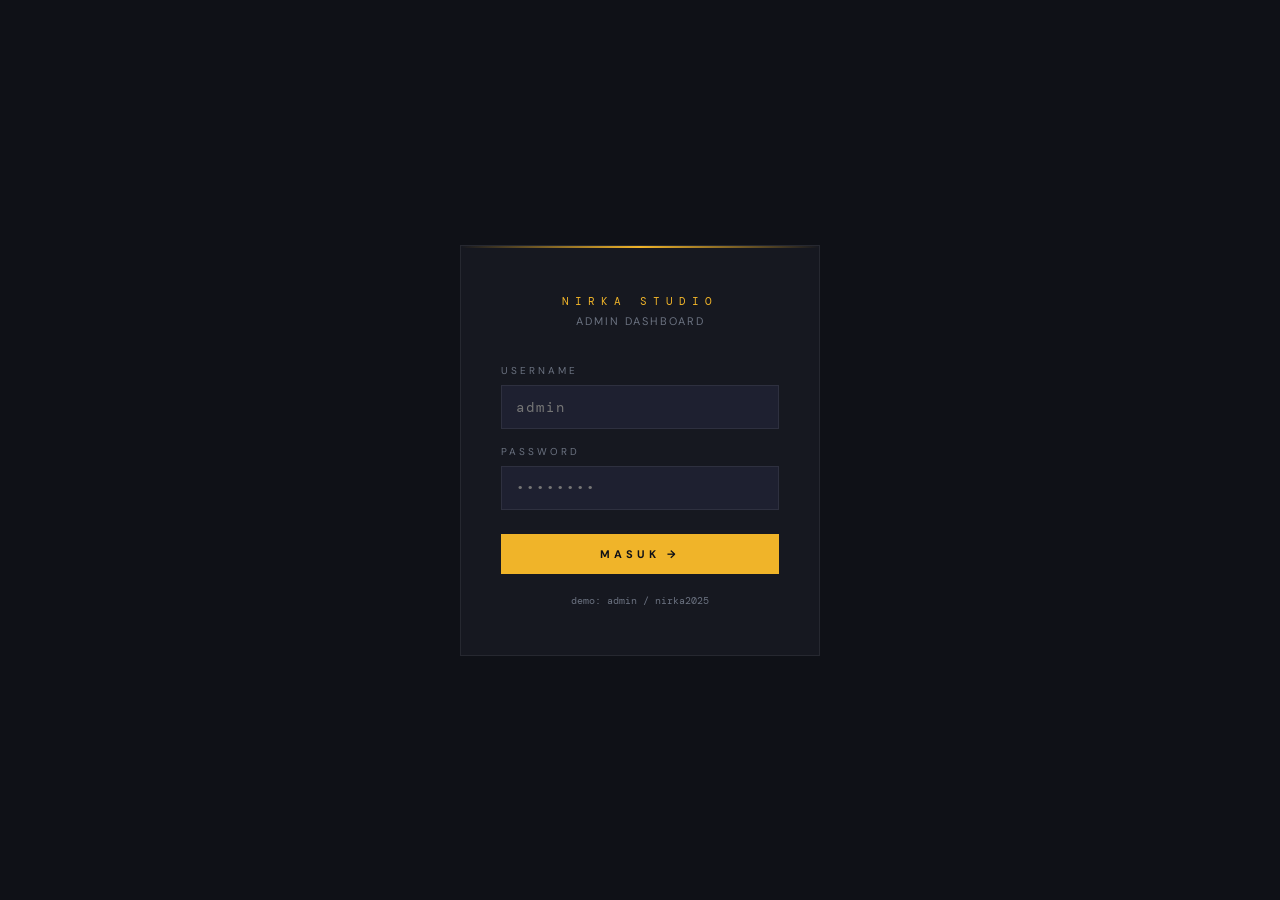
<file: admin.html>
<!DOCTYPE html>
<html lang="id">

<head>
  <meta charset="UTF-8">
  <meta name="viewport" content="width=device-width, initial-scale=1.0">
  <title>Admin · Nirka Studio</title>
  <link
    href="https://fonts.googleapis.com/css2?family=DM+Mono:wght@300;400;500&family=DM+Sans:wght@300;400;500;700&display=swap"
    rel="stylesheet">
  <style>
    :root {
      --bg: #0F1117;
      --bg2: #161820;
      --bg3: #1E2030;
      --border: rgba(255, 255, 255, 0.07);
      --border-act: rgba(255, 255, 255, 0.15);
      --text: #E8E9F0;
      --text-dim: #6B7280;
      --text-mid: #9BA3AF;
      --gold: #F0B429;
      --gold-d: #C49219;
      --green: #34D399;
      --green-d: rgba(52, 211, 153, 0.12);
      --blue: #60A5FA;
      --blue-d: rgba(96, 165, 250, 0.12);
      --orange: #FB923C;
      --orange-d: rgba(251, 146, 60, 0.12);
      --red: #F87171;
      --red-d: rgba(248, 113, 113, 0.12);
      --purple: #A78BFA;
      --purple-d: rgba(167, 139, 250, 0.12);
    }

    * {
      margin: 0;
      padding: 0;
      box-sizing: border-box;
    }

    html {
      scroll-behavior: smooth;
    }

    body {
      font-family: 'DM Sans', sans-serif;
      background: var(--bg);
      color: var(--text);
      min-height: 100vh;
      overflow-x: hidden;
    }

    /* ===== LOGIN SCREEN ===== */
    #login-screen {
      position: fixed;
      inset: 0;
      background: var(--bg);
      display: flex;
      align-items: center;
      justify-content: center;
      z-index: 1000;
      padding: 20px;
    }

    .login-box {
      background: var(--bg2);
      border: 1px solid var(--border);
      padding: 48px 40px;
      max-width: 360px;
      width: 100%;
      text-align: center;
      position: relative;
    }

    .login-box::before {
      content: '';
      position: absolute;
      top: 0;
      left: 0;
      right: 0;
      height: 2px;
      background: linear-gradient(90deg, transparent, var(--gold), transparent);
    }

    .login-logo {
      font-family: 'DM Mono', monospace;
      font-size: 11px;
      letter-spacing: 6px;
      color: var(--gold);
      text-transform: uppercase;
      margin-bottom: 6px;
    }

    .login-sub {
      font-size: 11px;
      color: var(--text-dim);
      letter-spacing: 2px;
      text-transform: uppercase;
      margin-bottom: 36px;
    }

    .login-label {
      display: block;
      font-size: 10px;
      letter-spacing: 3px;
      color: var(--text-dim);
      text-transform: uppercase;
      margin-bottom: 8px;
      text-align: left;
    }

    .login-input {
      width: 100%;
      padding: 12px 14px;
      background: var(--bg3);
      border: 1px solid var(--border);
      color: var(--text);
      font-family: 'DM Mono', monospace;
      font-size: 14px;
      outline: none;
      margin-bottom: 16px;
      transition: border-color 0.3s;
      letter-spacing: 2px;
    }

    .login-input:focus {
      border-color: var(--gold);
    }

    .login-btn {
      width: 100%;
      padding: 13px;
      background: var(--gold);
      border: none;
      font-family: 'DM Sans', sans-serif;
      font-size: 11px;
      letter-spacing: 4px;
      color: var(--bg);
      text-transform: uppercase;
      cursor: pointer;
      font-weight: 700;
      transition: all 0.3s;
      margin-top: 8px;
    }

    .login-btn:hover {
      background: #F5C842;
    }

    .login-err {
      font-size: 11px;
      color: var(--red);
      margin-top: 12px;
      display: none;
      letter-spacing: 1px;
    }

    .login-hint {
      font-size: 10px;
      color: var(--text-dim);
      margin-top: 20px;
      font-family: 'DM Mono', monospace;
    }

    /* ===== APP LAYOUT ===== */
    #app {
      display: none;
      min-height: 100vh;
    }

    #app.visible {
      display: flex;
    }

    /* ===== SIDEBAR ===== */
    .sidebar {
      width: 220px;
      flex-shrink: 0;
      background: var(--bg2);
      border-right: 1px solid var(--border);
      display: flex;
      flex-direction: column;
      position: fixed;
      top: 0;
      left: 0;
      bottom: 0;
      z-index: 50;
      transition: transform 0.3s;
    }

    .sidebar-logo {
      padding: 24px 20px;
      border-bottom: 1px solid var(--border);
    }

    .logo-brand {
      font-family: 'DM Mono', monospace;
      font-size: 13px;
      letter-spacing: 4px;
      color: var(--gold);
      text-transform: uppercase;
    }

    .logo-tag {
      font-size: 9px;
      color: var(--text-dim);
      letter-spacing: 2px;
      text-transform: uppercase;
      margin-top: 3px;
      font-family: 'DM Mono', monospace;
    }

    .nav-section {
      padding: 16px 12px 8px;
      font-size: 9px;
      letter-spacing: 3px;
      color: var(--text-dim);
      text-transform: uppercase;
      font-family: 'DM Mono', monospace;
    }

    .nav-item {
      display: flex;
      align-items: center;
      gap: 10px;
      padding: 10px 16px;
      margin: 2px 8px;
      border-radius: 6px;
      cursor: pointer;
      font-size: 13px;
      color: var(--text-mid);
      transition: all 0.2s;
      font-weight: 400;
    }

    .nav-item:hover {
      background: var(--bg3);
      color: var(--text);
    }

    .nav-item.active {
      background: rgba(240, 180, 41, 0.1);
      color: var(--gold);
    }

    .nav-item .ni {
      font-size: 16px;
      width: 20px;
      text-align: center;
    }

    .nav-badge {
      margin-left: auto;
      background: var(--gold);
      color: var(--bg);
      font-size: 9px;
      font-weight: 700;
      padding: 2px 7px;
      border-radius: 999px;
      font-family: 'DM Mono', monospace;
    }

    .sidebar-bottom {
      margin-top: auto;
      padding: 16px 12px;
      border-top: 1px solid var(--border);
    }

    .logout-btn {
      display: flex;
      align-items: center;
      gap: 10px;
      padding: 10px 16px;
      border-radius: 6px;
      cursor: pointer;
      font-size: 12px;
      color: var(--text-dim);
      transition: all 0.2s;
      width: 100%;
      background: none;
      border: none;
      font-family: 'DM Sans', sans-serif;
    }

    .logout-btn:hover {
      color: var(--red);
      background: var(--red-d);
    }

    /* ===== MAIN CONTENT ===== */
    .main {
      margin-left: 220px;
      flex: 1;
      min-height: 100vh;
      display: flex;
      flex-direction: column;
    }

    /* ===== TOP BAR ===== */
    .topbar {
      padding: 16px 28px;
      border-bottom: 1px solid var(--border);
      display: flex;
      align-items: center;
      justify-content: space-between;
      background: var(--bg2);
      position: sticky;
      top: 0;
      z-index: 40;
    }

    .topbar-title {
      font-size: 15px;
      font-weight: 500;
      color: var(--text);
    }

    .topbar-right {
      display: flex;
      align-items: center;
      gap: 12px;
    }

    .topbar-date {
      font-family: 'DM Mono', monospace;
      font-size: 11px;
      color: var(--text-dim);
      letter-spacing: 1px;
    }

    .avatar {
      width: 32px;
      height: 32px;
      border-radius: 50%;
      background: linear-gradient(135deg, var(--gold-d), var(--gold));
      display: flex;
      align-items: center;
      justify-content: center;
      font-size: 12px;
      font-weight: 700;
      color: var(--bg);
      cursor: pointer;
    }

    /* ===== PAGES ===== */
    .page {
      display: none;
      padding: 28px;
      animation: pgIn 0.3s ease;
    }

    .page.active {
      display: block;
    }

    @keyframes pgIn {
      from {
        opacity: 0;
        transform: translateY(8px);
      }

      to {
        opacity: 1;
        transform: translateY(0);
      }
    }

    /* ===== STATS CARDS ===== */
    .stats-grid {
      display: grid;
      grid-template-columns: repeat(auto-fit, minmax(180px, 1fr));
      gap: 16px;
      margin-bottom: 28px;
    }

    .stat-card {
      background: var(--bg2);
      border: 1px solid var(--border);
      padding: 20px;
      position: relative;
      overflow: hidden;
      transition: border-color 0.3s;
    }

    .stat-card:hover {
      border-color: var(--border-act);
    }

    .stat-card::before {
      content: '';
      position: absolute;
      top: 0;
      left: 0;
      right: 0;
      height: 2px;
    }

    .stat-card.gold::before {
      background: var(--gold);
    }

    .stat-card.green::before {
      background: var(--green);
    }

    .stat-card.blue::before {
      background: var(--blue);
    }

    .stat-card.orange::before {
      background: var(--orange);
    }

    .stat-card.purple::before {
      background: var(--purple);
    }

    .stat-icon {
      font-size: 22px;
      margin-bottom: 12px;
      display: block;
    }

    .stat-val {
      font-family: 'DM Mono', monospace;
      font-size: 32px;
      font-weight: 500;
      color: var(--text);
      line-height: 1;
      margin-bottom: 6px;
    }

    .stat-lbl {
      font-size: 11px;
      color: var(--text-dim);
      letter-spacing: 1px;
    }

    .stat-delta {
      position: absolute;
      top: 16px;
      right: 16px;
      font-family: 'DM Mono', monospace;
      font-size: 10px;
      padding: 3px 8px;
      border-radius: 4px;
    }

    .stat-delta.up {
      background: var(--green-d);
      color: var(--green);
    }

    .stat-delta.warn {
      background: var(--orange-d);
      color: var(--orange);
    }

    /* ===== SECTION HEADER ===== */
    .sec-header {
      display: flex;
      align-items: center;
      justify-content: space-between;
      margin-bottom: 16px;
    }

    .sec-title {
      font-size: 13px;
      font-weight: 500;
      color: var(--text);
      letter-spacing: 0.5px;
    }

    .sec-action {
      font-size: 11px;
      color: var(--gold);
      cursor: pointer;
      font-family: 'DM Mono', monospace;
      letter-spacing: 1px;
      background: none;
      border: none;
      transition: opacity 0.2s;
    }

    .sec-action:hover {
      opacity: 0.7;
    }

    /* ===== TABLE ===== */
    .table-wrap {
      background: var(--bg2);
      border: 1px solid var(--border);
      overflow: hidden;
      margin-bottom: 28px;
    }

    .table-toolbar {
      padding: 14px 20px;
      border-bottom: 1px solid var(--border);
      display: flex;
      align-items: center;
      gap: 12px;
      flex-wrap: wrap;
    }

    .search-box {
      display: flex;
      align-items: center;
      gap: 8px;
      background: var(--bg3);
      border: 1px solid var(--border);
      padding: 8px 14px;
      flex: 1;
      min-width: 200px;
    }

    .search-input {
      background: none;
      border: none;
      outline: none;
      color: var(--text);
      font-family: 'DM Sans', sans-serif;
      font-size: 13px;
      width: 100%;
    }

    .search-input::placeholder {
      color: var(--text-dim);
    }

    .filter-btn {
      padding: 8px 14px;
      background: var(--bg3);
      border: 1px solid var(--border);
      color: var(--text-mid);
      font-size: 11px;
      letter-spacing: 1px;
      cursor: pointer;
      font-family: 'DM Sans', sans-serif;
      transition: all 0.2s;
      white-space: nowrap;
    }

    .filter-btn:hover,
    .filter-btn.active {
      border-color: var(--gold);
      color: var(--gold);
    }

    .add-btn {
      padding: 8px 16px;
      background: var(--gold);
      border: none;
      color: var(--bg);
      font-size: 11px;
      letter-spacing: 2px;
      text-transform: uppercase;
      cursor: pointer;
      font-family: 'DM Sans', sans-serif;
      font-weight: 700;
      transition: all 0.2s;
      white-space: nowrap;
    }

    .add-btn:hover {
      background: #F5C842;
    }

    table {
      width: 100%;
      border-collapse: collapse;
    }

    th {
      padding: 12px 16px;
      text-align: left;
      font-size: 9px;
      letter-spacing: 3px;
      text-transform: uppercase;
      color: var(--text-dim);
      font-weight: 500;
      border-bottom: 1px solid var(--border);
      white-space: nowrap;
      font-family: 'DM Mono', monospace;
    }

    td {
      padding: 14px 16px;
      font-size: 13px;
      border-bottom: 1px solid var(--border);
      vertical-align: middle;
    }

    tr:last-child td {
      border-bottom: none;
    }

    tr:hover td {
      background: rgba(255, 255, 255, 0.02);
    }

    .td-name {
      font-weight: 500;
      color: var(--text);
    }

    .td-id {
      font-family: 'DM Mono', monospace;
      font-size: 11px;
      color: var(--text-dim);
    }

    .td-date {
      font-family: 'DM Mono', monospace;
      font-size: 11px;
      color: var(--text-mid);
    }

    /* Status badges */
    .badge {
      display: inline-flex;
      align-items: center;
      gap: 5px;
      padding: 4px 10px;
      border-radius: 4px;
      font-size: 10px;
      letter-spacing: 1px;
      font-weight: 500;
      white-space: nowrap;
      font-family: 'DM Mono', monospace;
    }

    .badge::before {
      content: '';
      width: 5px;
      height: 5px;
      border-radius: 50%;
      background: currentColor;
    }

    .badge-new {
      background: var(--blue-d);
      color: var(--blue);
    }

    .badge-proses {
      background: var(--orange-d);
      color: var(--orange);
    }

    .badge-revisi {
      background: var(--purple-d);
      color: var(--purple);
    }

    .badge-selesai {
      background: var(--green-d);
      color: var(--green);
    }

    .badge-lunas {
      background: var(--green-d);
      color: var(--green);
    }

    .badge-dp {
      background: var(--orange-d);
      color: var(--orange);
    }

    .badge-belum {
      background: var(--red-d);
      color: var(--red);
    }

    /* Template badge */
    .tmpl-tag {
      display: inline-block;
      padding: 3px 8px;
      border: 1px solid var(--border);
      font-size: 9px;
      letter-spacing: 1px;
      color: var(--text-mid);
      font-family: 'DM Mono', monospace;
    }

    .tmpl-tag.gold-t {
      border-color: rgba(240, 180, 41, 0.3);
      color: var(--gold);
    }

    .tmpl-tag.java-t {
      border-color: rgba(192, 123, 62, 0.3);
      color: #D4A06A;
    }

    .tmpl-tag.floral-t {
      border-color: rgba(196, 113, 138, 0.3);
      color: #E8A0B4;
    }

    .tmpl-tag.minimal-t {
      border-color: rgba(180, 180, 180, 0.3);
      color: #B0B0B0;
    }

    .tmpl-tag.bold-t {
      border-color: rgba(74, 144, 217, 0.3);
      color: var(--blue);
    }

    /* Actions */
    .row-actions {
      display: flex;
      gap: 6px;
    }

    .act-btn {
      padding: 5px 10px;
      background: var(--bg3);
      border: 1px solid var(--border);
      color: var(--text-mid);
      font-size: 11px;
      cursor: pointer;
      transition: all 0.2s;
      font-family: 'DM Sans', sans-serif;
    }

    .act-btn:hover {
      border-color: var(--gold);
      color: var(--gold);
    }

    .act-btn.danger:hover {
      border-color: var(--red);
      color: var(--red);
    }

    /* ===== MODAL PESANAN ===== */
    .modal-overlay {
      position: fixed;
      inset: 0;
      background: rgba(0, 0, 0, 0.7);
      z-index: 200;
      display: flex;
      align-items: center;
      justify-content: center;
      padding: 20px;
      opacity: 0;
      pointer-events: none;
      transition: opacity 0.25s;
      backdrop-filter: blur(4px);
    }

    .modal-overlay.open {
      opacity: 1;
      pointer-events: all;
    }

    .modal {
      background: var(--bg2);
      border: 1px solid var(--border-act);
      width: 100%;
      max-width: 560px;
      max-height: 90vh;
      overflow-y: auto;
      transform: scale(0.96);
      transition: transform 0.25s;
      position: relative;
    }

    .modal-overlay.open .modal {
      transform: scale(1);
    }

    .modal-head {
      padding: 20px 24px;
      border-bottom: 1px solid var(--border);
      display: flex;
      align-items: center;
      justify-content: space-between;
      position: sticky;
      top: 0;
      background: var(--bg2);
      z-index: 1;
    }

    .modal-title {
      font-size: 14px;
      font-weight: 500;
      color: var(--text);
    }

    .modal-close {
      width: 28px;
      height: 28px;
      display: flex;
      align-items: center;
      justify-content: center;
      background: var(--bg3);
      border: 1px solid var(--border);
      color: var(--text-dim);
      cursor: pointer;
      font-size: 16px;
      transition: all 0.2s;
    }

    .modal-close:hover {
      color: var(--red);
      border-color: var(--red);
    }

    .modal-body {
      padding: 24px;
    }

    .form-row {
      display: grid;
      grid-template-columns: 1fr 1fr;
      gap: 16px;
      margin-bottom: 16px;
    }

    .form-row.full {
      grid-template-columns: 1fr;
    }

    .form-group {
      display: flex;
      flex-direction: column;
      gap: 6px;
    }

    .form-label {
      font-size: 9px;
      letter-spacing: 3px;
      color: var(--text-dim);
      text-transform: uppercase;
      font-family: 'DM Mono', monospace;
    }

    .form-input,
    .form-select,
    .form-textarea {
      background: var(--bg3);
      border: 1px solid var(--border);
      color: var(--text);
      font-family: 'DM Sans', sans-serif;
      font-size: 13px;
      padding: 10px 12px;
      outline: none;
      transition: border-color 0.2s;
      width: 100%;
    }

    .form-input:focus,
    .form-select:focus,
    .form-textarea:focus {
      border-color: var(--gold);
    }

    .form-select option {
      background: var(--bg3);
    }

    .form-textarea {
      resize: vertical;
      min-height: 80px;
    }

    .modal-foot {
      padding: 16px 24px;
      border-top: 1px solid var(--border);
      display: flex;
      gap: 10px;
      justify-content: flex-end;
    }

    .btn-cancel {
      padding: 10px 20px;
      background: var(--bg3);
      border: 1px solid var(--border);
      color: var(--text-mid);
      font-size: 11px;
      letter-spacing: 2px;
      cursor: pointer;
      font-family: 'DM Sans', sans-serif;
      transition: all 0.2s;
    }

    .btn-cancel:hover {
      border-color: var(--border-act);
      color: var(--text);
    }

    .btn-save {
      padding: 10px 24px;
      background: var(--gold);
      border: none;
      color: var(--bg);
      font-size: 11px;
      letter-spacing: 2px;
      text-transform: uppercase;
      cursor: pointer;
      font-family: 'DM Sans', sans-serif;
      font-weight: 700;
      transition: all 0.2s;
    }

    .btn-save:hover {
      background: #F5C842;
    }

    /* ===== DETAIL PANEL ===== */
    .detail-panel {
      background: var(--bg2);
      border: 1px solid var(--border);
      padding: 24px;
      margin-bottom: 20px;
    }

    .detail-grid {
      display: grid;
      grid-template-columns: repeat(auto-fit, minmax(180px, 1fr));
      gap: 20px;
    }

    .detail-item {}

    .detail-item-lbl {
      font-size: 9px;
      letter-spacing: 3px;
      color: var(--text-dim);
      text-transform: uppercase;
      font-family: 'DM Mono', monospace;
      margin-bottom: 5px;
    }

    .detail-item-val {
      font-size: 14px;
      color: var(--text);
      font-weight: 400;
    }

    /* ===== TIMELINE ===== */
    .timeline {
      margin-top: 8px;
    }

    .tl-item {
      display: flex;
      gap: 14px;
      margin-bottom: 16px;
      align-items: flex-start;
    }

    .tl-dot {
      width: 8px;
      height: 8px;
      border-radius: 50%;
      margin-top: 5px;
      flex-shrink: 0;
    }

    .tl-dot.done {
      background: var(--green);
    }

    .tl-dot.now {
      background: var(--gold);
      box-shadow: 0 0 8px var(--gold);
    }

    .tl-dot.todo {
      background: var(--bg3);
      border: 1px solid var(--border);
    }

    .tl-line-wrap {
      position: relative;
    }

    .tl-line {
      position: absolute;
      left: 3px;
      top: 13px;
      bottom: -12px;
      width: 1px;
      background: var(--border);
    }

    .tl-label {
      font-size: 12px;
      color: var(--text-mid);
      line-height: 1.5;
    }

    .tl-label.done-txt {
      color: var(--text-dim);
      text-decoration: line-through;
    }

    .tl-label.now-txt {
      color: var(--gold);
      font-weight: 500;
    }

    .tl-time {
      font-family: 'DM Mono', monospace;
      font-size: 10px;
      color: var(--text-dim);
      margin-top: 2px;
    }

    /* ===== EMPTY STATE ===== */
    .empty-state {
      padding: 60px 20px;
      text-align: center;
      color: var(--text-dim);
    }

    .empty-state .empty-icon {
      font-size: 36px;
      margin-bottom: 12px;
      display: block;
      opacity: 0.4;
    }

    .empty-state p {
      font-size: 13px;
      letter-spacing: 1px;
    }

    /* ===== REVENUE MINI CHART ===== */
    .chart-row {
      display: grid;
      grid-template-columns: 1fr 1fr;
      gap: 16px;
      margin-bottom: 28px;
    }

    .chart-card {
      background: var(--bg2);
      border: 1px solid var(--border);
      padding: 20px;
    }

    .chart-title {
      font-size: 11px;
      color: var(--text-dim);
      letter-spacing: 2px;
      text-transform: uppercase;
      margin-bottom: 16px;
      font-family: 'DM Mono', monospace;
    }

    .bar-chart {
      display: flex;
      align-items: flex-end;
      gap: 6px;
      height: 80px;
    }

    .bar-col {
      flex: 1;
      display: flex;
      flex-direction: column;
      align-items: center;
      gap: 4px;
    }

    .bar {
      width: 100%;
      border-radius: 2px 2px 0 0;
      transition: opacity 0.2s;
      min-height: 4px;
    }

    .bar:hover {
      opacity: 0.75;
    }

    .bar-lbl {
      font-family: 'DM Mono', monospace;
      font-size: 8px;
      color: var(--text-dim);
      letter-spacing: 1px;
    }

    .donut-wrap {
      display: flex;
      align-items: center;
      gap: 20px;
    }

    .donut-legend {
      flex: 1;
    }

    .legend-item {
      display: flex;
      align-items: center;
      gap: 8px;
      margin-bottom: 8px;
      font-size: 12px;
      color: var(--text-mid);
    }

    .legend-dot {
      width: 8px;
      height: 8px;
      border-radius: 50%;
      flex-shrink: 0;
    }

    .legend-pct {
      margin-left: auto;
      font-family: 'DM Mono', monospace;
      font-size: 11px;
      color: var(--text-dim);
    }

    /* ===== TOAST ===== */
    .toast {
      position: fixed;
      bottom: 24px;
      right: 24px;
      background: var(--bg2);
      border: 1px solid var(--border-act);
      padding: 12px 20px;
      font-size: 12px;
      color: var(--text);
      z-index: 500;
      opacity: 0;
      transform: translateY(8px);
      transition: all 0.3s;
      max-width: 300px;
      display: flex;
      align-items: center;
      gap: 10px;
    }

    .toast.show {
      opacity: 1;
      transform: translateY(0);
    }

    .toast .toast-icon {
      font-size: 16px;
      flex-shrink: 0;
    }

    /* ===== RESPONSIVE ===== */
    @media(max-width:768px) {
      .sidebar {
        transform: translateX(-220px);
      }

      .sidebar.open {
        transform: translateX(0);
      }

      .main {
        margin-left: 0;
      }

      .form-row {
        grid-template-columns: 1fr;
      }

      .chart-row {
        grid-template-columns: 1fr;
      }

      .stats-grid {
        grid-template-columns: 1fr 1fr;
      }

      .table-wrap {
        overflow-x: auto;
      }

      .mobile-menu-btn {
        display: flex !important;
      }
    }

    .mobile-menu-btn {
      display: none;
      align-items: center;
      justify-content: center;
      width: 36px;
      height: 36px;
      background: var(--bg3);
      border: 1px solid var(--border);
      color: var(--text);
      font-size: 18px;
      cursor: pointer;
      margin-right: 12px;
    }
  </style>
</head>

<body>

  <!-- ===== LOGIN ===== -->
  <div id="login-screen">
    <div class="login-box">
      <div class="login-logo">Nirka Studio</div>
      <div class="login-sub">Admin Dashboard</div>
      <label class="login-label">Username</label>
      <input type="text" class="login-input" id="l-user" placeholder="admin" autocomplete="off">
      <label class="login-label">Password</label>
      <input type="password" class="login-input" id="l-pass" placeholder="••••••••"
        onkeydown="if(event.key==='Enter')doLogin()">
      <button class="login-btn" onclick="doLogin()">Masuk →</button>
      <div class="login-err" id="login-err">⚠ Username atau password salah</div>
      <div class="login-hint">demo: admin / nirka2025</div>
    </div>
  </div>

  <!-- ===== APP ===== -->
  <div id="app">

    <!-- Sidebar -->
    <aside class="sidebar" id="sidebar">
      <div class="sidebar-logo">
        <div class="logo-brand">Nirka Studio</div>
        <div class="logo-tag">Admin Panel</div>
      </div>

      <div class="nav-section">Menu</div>
      <div class="nav-item active" onclick="goPage('dashboard',this)">
        <span class="ni">📊</span> Dashboard
      </div>
      <div class="nav-item" onclick="goPage('pesanan',this)">
        <span class="ni">📋</span> Pesanan
        <span class="nav-badge" id="badge-baru">0</span>
      </div>
      <div class="nav-item" onclick="goPage('klien',this)">
        <span class="ni">👥</span> Klien
      </div>
      <div class="nav-item" onclick="goPage('template',this)">
        <span class="ni">🎨</span> Template
      </div>
      <div class="nav-item" id="nav-editor" onclick="goPage('editor',this)">
        <span class="ni">✍️</span> Editor Undangan
      </div>
      <div class="nav-item" id="nav-tamu" onclick="goPage('tamu',this)">
        <span class="ni">💌</span> Manajemen Tamu
      </div>

      <div class="nav-section">Keuangan</div>
      <div class="nav-item" onclick="goPage('keuangan',this)">
        <span class="ni">💰</span> Pendapatan
      </div>

      <div class="sidebar-bottom">
        <button class="logout-btn" onclick="doLogout()">
          <span>🚪</span> Keluar
        </button>
      </div>
    </aside>

    <!-- Main -->
    <div class="main">

      <!-- Topbar -->
      <div class="topbar">
        <div style="display:flex;align-items:center;">
          <button class="mobile-menu-btn" onclick="toggleSidebar()">☰</button>
          <div class="topbar-title" id="page-title">Dashboard</div>
        </div>
        <div class="topbar-right">
          <div class="topbar-date" id="topbar-date"></div>
          <div class="avatar" title="Admin">A</div>
        </div>
      </div>

      <!-- ===== PAGE: DASHBOARD ===== -->
      <div class="page active" id="page-dashboard">
        <div class="stats-grid">
          <div class="stat-card gold">
            <span class="stat-icon">📋</span>
            <div class="stat-val" id="s-total">0</div>
            <div class="stat-lbl">Total Pesanan</div>
            <div class="stat-delta up" id="s-delta-total">+0</div>
          </div>
          <div class="stat-card green">
            <span class="stat-icon">✅</span>
            <div class="stat-val" id="s-selesai">0</div>
            <div class="stat-lbl">Selesai</div>
          </div>
          <div class="stat-card orange">
            <span class="stat-icon">⚙️</span>
            <div class="stat-val" id="s-proses">0</div>
            <div class="stat-lbl">Dalam Proses</div>
            <div class="stat-delta warn" id="s-delta-proses"></div>
          </div>
          <div class="stat-card blue">
            <span class="stat-icon">🆕</span>
            <div class="stat-val" id="s-baru">0</div>
            <div class="stat-lbl">Pesanan Baru</div>
          </div>
          <div class="stat-card purple">
            <span class="stat-icon">💰</span>
            <div class="stat-val" id="s-revenue">0</div>
            <div class="stat-lbl">Pendapatan (rb)</div>
            <div class="stat-delta up" id="s-delta-rev">+0</div>
          </div>
        </div>

        <!-- Charts -->
        <div class="chart-row">
          <div class="chart-card">
            <div class="chart-title">Pesanan 6 Bulan Terakhir</div>
            <div class="bar-chart" id="bar-chart"></div>
          </div>
          <div class="chart-card">
            <div class="chart-title">Template Terpopuler</div>
            <div class="donut-wrap">
              <svg width="80" height="80" viewBox="0 0 80 80" id="donut-svg"></svg>
              <div class="donut-legend" id="donut-legend"></div>
            </div>
          </div>
        </div>

        <!-- Recent orders -->
        <div class="sec-header">
          <div class="sec-title">Pesanan Terbaru</div>
          <button class="sec-action" onclick="goPage('pesanan', document.querySelectorAll('.nav-item')[1])">Lihat Semua
            →</button>
        </div>
        <div class="table-wrap">
          <table>
            <thead>
              <tr>
                <th>ID</th>
                <th>Nama Pasangan</th>
                <th>Template</th>
                <th>Tanggal Pesan</th>
                <th>Status</th>
                <th>Pembayaran</th>
                <th>Aksi</th>
              </tr>
            </thead>
            <tbody id="recent-tbody"></tbody>
          </table>
        </div>
      </div>

      <!-- ===== PAGE: PESANAN ===== -->
      <div class="page" id="page-pesanan">
        <div class="table-wrap">
          <div class="table-toolbar">
            <div class="search-box">
              <span style="color:var(--text-dim)">🔍</span>
              <input class="search-input" placeholder="Cari nama, ID, atau template..." id="search-pesanan"
                oninput="filterPesanan()">
            </div>
            <button class="filter-btn active" onclick="setFilter('semua',this)" id="f-semua">Semua</button>
            <button class="filter-btn" onclick="setFilter('Baru',this)" id="f-baru">Baru</button>
            <button class="filter-btn" onclick="setFilter('Proses',this)" id="f-proses">Proses</button>
            <button class="filter-btn" onclick="setFilter('Revisi',this)" id="f-revisi">Revisi</button>
            <button class="filter-btn" onclick="setFilter('Selesai',this)" id="f-selesai">Selesai</button>
            <button class="add-btn" onclick="openModal()">+ Tambah</button>
          </div>
          <table>
            <thead>
              <tr>
                <th>ID</th>
                <th>Nama Pasangan</th>
                <th>Template</th>
                <th>Paket</th>
                <th>Tgl Pesan</th>
                <th>Deadline</th>
                <th>Status</th>
                <th>Bayar</th>
                <th>Aksi</th>
              </tr>
            </thead>
            <tbody id="pesanan-tbody"></tbody>
          </table>
          <div id="empty-pesanan" class="empty-state" style="display:none;">
            <span class="empty-icon">📭</span>
            <p>Tidak ada pesanan ditemukan</p>
          </div>
        </div>
      </div>

      <!-- ===== PAGE: KLIEN ===== -->
      <div class="page" id="page-klien">
        <div class="table-wrap">
          <div class="table-toolbar">
            <div class="search-box">
              <span style="color:var(--text-dim)">🔍</span>
              <input class="search-input" placeholder="Cari nama atau nomor HP..." id="search-klien"
                oninput="filterKlien()">
            </div>
          </div>
          <table>
            <thead>
              <tr>
                <th>Nama Pasangan</th>
                <th>No. WhatsApp</th>
                <th>Template</th>
                <th>Total Pesanan</th>
                <th>Tgl Nikah</th>
                <th>Aksi</th>
              </tr>
            </thead>
            <tbody id="klien-tbody"></tbody>
          </table>
        </div>
      </div>

      <!-- ===== PAGE: TEMPLATE ===== -->
      <div class="page" id="page-template">
        <div class="stats-grid" id="template-stats"></div>
      </div>

      <!-- ===== PAGE: KEUANGAN ===== -->
      <div class="page" id="page-keuangan">
        <!-- ... existing keuangan content ... -->
      </div>

      <!-- ===== PAGE: EDITOR ===== -->
      <div class="page" id="page-editor">
        <div class="sec-header">
          <div class="sec-title" id="ed-title">Editor Undangan</div>
          <div style="display:flex; gap:10px;">
            <select class="form-select" id="ed-select-pesanan" onchange="loadEditorData(this.value)"
              style="width:200px;">
              <option value="">Pilih Pesanan...</option>
            </select>
            <button class="filter-btn" style="background:var(--bg3);" onclick="showPage('page-pesanan')">❌
              Kembali</button>
            <button class="add-btn" onclick="saveEditorData()">💾 Simpan</button>
          </div>
        </div>

        <div style="display:grid; grid-template-columns: 1fr 340px; gap:24px;">
          <!-- Left: Form Editor -->
          <div style="display:flex; flex-direction:column; gap:24px;">

            <!-- 1. Detail Mempelai & Sosmed -->
            <div class="stat-card"
              style="background:var(--bg2); border:1px solid var(--border); padding:24px; display:flex; flex-direction:column; gap:20px;">
              <div class="sec-title"
                style="margin-bottom:10px; border-bottom:1px solid var(--border); padding-bottom:10px;">Detail Mempelai
                & Sosmed</div>

              <!-- Pria -->
              <div style="background:rgba(255,255,255,0.02); padding:15px; border-radius:12px;">
                <div class="form-row">
                  <div class="form-group">
                    <label class="form-label">Nama Lengkap Pria</label>
                    <input type="text" class="form-input" id="ed-pria" placeholder="Nama Mempelai Pria"
                      oninput="updateMockPreview()">
                  </div>
                </div>
                <div class="form-row">
                  <div class="form-group">
                    <label class="form-label">Nama Ayah Pria</label>
                    <input type="text" class="form-input" id="ed-pria-father" placeholder="Nama Ayah">
                  </div>
                  <div class="form-group">
                    <label class="form-label">Nama Ibu Pria</label>
                    <input type="text" class="form-input" id="ed-pria-mother" placeholder="Nama Ibu">
                  </div>
                </div>
                <div class="form-group">
                  <label class="form-label">Instagram Pria (@user)</label>
                  <input type="text" class="form-input" id="ed-pria-ig" placeholder="@username">
                </div>
                <div class="form-group">
                  <label class="form-label">Foto Mempelai Pria</label>
                  <div style="display:flex; gap:10px; align-items:center;">
                    <input type="file" id="ed-file-pria" style="display:none;"
                      onchange="handleFileUpload(this, 'ed-preview-pria', 'priaPhoto')">
                    <button class="filter-btn" onclick="document.getElementById('ed-file-pria').click()">📤 Upload Foto
                      Pria</button>
                    <div id="ed-preview-pria"
                      style="width:50px; height:50px; background:var(--bg3); border-radius:50%; background-size:cover; background-position:center;">
                    </div>
                  </div>
                </div>
              </div>

              <!-- Wanita -->
              <div style="background:rgba(255,255,255,0.02); padding:15px; border-radius:12px;">
                <div class="form-row">
                  <div class="form-group">
                    <label class="form-label">Nama Lengkap Wanita</label>
                    <input type="text" class="form-input" id="ed-wanita" placeholder="Nama Mempelai Wanita"
                      oninput="updateMockPreview()">
                  </div>
                </div>
                <div class="form-row">
                  <div class="form-group">
                    <label class="form-label">Nama Ayah Wanita</label>
                    <input type="text" class="form-input" id="ed-wanita-father" placeholder="Nama Ayah">
                  </div>
                  <div class="form-group">
                    <label class="form-label">Nama Ibu Wanita</label>
                    <input type="text" class="form-input" id="ed-wanita-mother" placeholder="Nama Ibu">
                  </div>
                </div>
                <div class="form-group">
                  <label class="form-label">Instagram Wanita (@user)</label>
                  <input type="text" class="form-input" id="ed-wanita-ig" placeholder="@username">
                </div>
                <div class="form-group">
                  <label class="form-label">Foto Mempelai Wanita</label>
                  <div style="display:flex; gap:10px; align-items:center;">
                    <input type="file" id="ed-file-wanita" style="display:none;"
                      onchange="handleFileUpload(this, 'ed-preview-wanita', 'wanitaPhoto')">
                    <button class="filter-btn" onclick="document.getElementById('ed-file-wanita').click()">📤 Upload
                      Foto Wanita</button>
                    <div id="ed-preview-wanita"
                      style="width:50px; height:50px; background:var(--bg3); border-radius:50%; background-size:cover; background-position:center;">
                    </div>
                  </div>
                </div>
              </div>
            </div>

            <!-- 2. Konten Acara & Media -->
            <div class="stat-card"
              style="background:var(--bg2); border:1px solid var(--border); padding:24px; display:flex; flex-direction:column; gap:20px;">
              <div class="sec-title"
                style="margin-bottom:10px; border-bottom:1px solid var(--border); padding-bottom:10px;">Konten Acara &
                Media</div>

              <div class="sec-title" style="font-size:13px; margin:10px 0 0; color:var(--gold);">Akad Nikah /
                Pemberkatan</div>
              <div class="form-row">
                <div class="form-group">
                  <label class="form-label">Tanggal Akad</label>
                  <input type="date" class="form-input" id="ed-akad-tgl" onchange="updateMockPreview()">
                </div>
                <div class="form-group">
                  <label class="form-label">Jam Akad</label>
                  <input type="text" class="form-input" id="ed-akad-jam" placeholder="08:00 - Selesai">
                </div>
              </div>
              <div class="form-row">
                <div class="form-group">
                  <label class="form-label">Lokasi Akad</label>
                  <input type="text" class="form-input" id="ed-akad-lokasi" placeholder="Masjid / Gereja / Rumah">
                </div>
                <div class="form-group">
                  <label class="form-label">Link Maps Akad</label>
                  <input type="text" class="form-input" id="ed-akad-link" placeholder="https://goo.gl/maps/...">
                </div>
              </div>

              <div class="sec-title" style="font-size:13px; margin:10px 0 0; color:var(--gold);">Resepsi Pernikahan
              </div>
              <div class="form-row">
                <div class="form-group">
                  <label class="form-label">Tanggal Resepsi</label>
                  <input type="date" class="form-input" id="ed-resepsi-tgl">
                </div>
                <div class="form-group">
                  <label class="form-label">Jam Resepsi</label>
                  <input type="text" class="form-input" id="ed-resepsi-jam">
                </div>
              </div>
              <div class="form-row">
                <div class="form-group">
                  <label class="form-label">Lokasi Resepsi</label>
                  <input type="text" class="form-input" id="ed-resepsi-lokasi">
                </div>
                <div class="form-group">
                  <label class="form-label">Link Maps Resepsi</label>
                  <input type="text" class="form-input" id="ed-resepsi-link">
                </div>
              </div>

              <div class="form-group">
                <label class="form-label">Background Music (Drive/Dropbox Link)</label>
                <div style="display:flex; gap:10px; align-items:center;">
                  <input type="text" class="form-input" id="ed-music" placeholder="Tempel link musik di sini..."
                    style="flex:1;" oninput="this.value = convertGDriveLink(this.value)">
                  <button class="filter-btn" onclick="testMusic()">🎧 Tes</button>
                </div>
              </div>

              <div class="form-group">
                <label class="form-label">Foto Utama (Cover)</label>
                <div style="display:flex; gap:10px; align-items:center;">
                  <input type="file" id="ed-file-cover" style="display:none;"
                    onchange="handleFileUpload(this, 'ed-preview-cover', 'cover')">
                  <button class="filter-btn" onclick="document.getElementById('ed-file-cover').click()">📤 Ganti
                    Cover</button>
                  <div id="ed-preview-cover"
                    style="width:60px; height:40px; background:var(--bg3); border-radius:6px; background-size:cover; background-position:center; border:1px solid var(--border);">
                  </div>
                </div>
              </div>

              <div class="form-row">
                <div class="form-group">
                  <label class="form-label">Kutipan (Quote)</label>
                  <textarea class="form-textarea" id="ed-quote" rows="3"></textarea>
                </div>
                <div class="form-group">
                  <label class="form-label">Sumber Quote</label>
                  <input type="text" class="form-input" id="ed-quote-ref">
                </div>
              </div>
            </div>

            <!-- 3. Our Love Story -->
            <div class="stat-card"
              style="background:var(--bg2); border:1px solid var(--border); padding:24px; display:flex; flex-direction:column; gap:20px;">
              <div class="sec-title"
                style="margin-bottom:10px; border-bottom:1px solid var(--border); padding-bottom:10px;">Our Love Story
              </div>
              <div id="ed-story-list" style="display:flex; flex-direction:column; gap:15px;"></div>
              <button class="filter-btn" onclick="addStoryItem()" style="width:100%;">+ Tambah Cerita</button>
            </div>

            <!-- 4. Galeri Foto -->
            <div class="stat-card"
              style="background:var(--bg2); border:1px solid var(--border); padding:24px; display:flex; flex-direction:column; gap:20px;">
              <div class="sec-title"
                style="margin-bottom:10px; border-bottom:1px solid var(--border); padding-bottom:10px;">Galeri Foto
                (Maks. 5)</div>
              <div id="ed-gallery-list"
                style="display:grid; grid-template-columns: repeat(auto-fill, minmax(80px, 1fr)); gap:10px;"></div>
              <div style="margin-top:10px;">
                <input type="file" id="ed-file-gallery" style="display:none;" onchange="handleGalleryUpload(this)">
                <button class="filter-btn" onclick="document.getElementById('ed-file-gallery').click()"
                  style="width:100%;">+ Tambah Foto Galeri</button>
              </div>
            </div>

            <!-- 5. Hadiah Digital -->
            <div class="stat-card"
              style="background:var(--bg2); border:1px solid var(--border); padding:24px; display:flex; flex-direction:column; gap:20px;">
              <div class="sec-title"
                style="margin-bottom:10px; border-bottom:1px solid var(--border); padding-bottom:10px;">Hadiah Digital &
                Pengiriman</div>
              <div class="form-row">
                <div class="form-group">
                  <label class="form-label">Nama Bank/Dompet</label>
                  <input type="text" class="form-input" id="ed-gift-bank" placeholder="cth: BCA / Dana">
                </div>
                <div class="form-group">
                  <label class="form-label">Nomor Rekening</label>
                  <input type="text" class="form-input" id="ed-gift-acc">
                </div>
              </div>
              <div class="form-group">
                <label class="form-label">Nama Pemilik Rekening</label>
                <input type="text" class="form-input" id="ed-gift-name">
              </div>
              <div class="form-group">
                <label class="form-label">Alamat Pengiriman Kado (Fisik)</label>
                <textarea class="form-textarea" id="ed-gift-address" rows="2"
                  placeholder="Alamat lengkap pengiriman..."></textarea>
              </div>
            </div>
          </div>

          <!-- Right: Preview Info -->
          <div style="position:sticky; top:100px;">
            <div class="stat-card gold" style="padding:24px;">
              <div class="sec-title" style="margin-bottom:20px; color:var(--gold);">Preview Undangan</div>
              <div
                style="background:var(--bg3); aspect-ratio:9/16; border-radius:20px; border:8px solid #000; overflow:hidden; position:relative;">
                <div id="mock-preview"
                  style="height:100%; position:relative; background:#fdfdfd; display:flex; flex-direction:column; align-items:center; overflow-y:auto; overflow-x:hidden;">
                  <div id="mock-header"
                    style="width:100%; height:180px; position:relative; background:url('invitation-special-03/assets/cover.png') center/cover; margin-bottom:20px;">
                    <div
                      style="position:absolute; inset:0; background:linear-gradient(to bottom, transparent, rgba(26,43,72,0.8));">
                    </div>
                  </div>
                  <div id="mock-arch"
                    style="width:100px; height:140px; border-radius:50px 50px 0 0; border:2px solid var(--gold); overflow:hidden; margin-top:-70px; position:relative; z-index:2; background:white; box-shadow:0 10px 20px rgba(0,0,0,0.1);">
                    <img id="mock-cover-img" src="invitation-special-03/assets/cover.png"
                      style="width:100%; height:100%; object-fit:cover;">
                  </div>
                  <div style="padding:15px; text-align:center;">
                    <p
                      style="font-family:'Great Vibes', cursive; font-size:14px; color:var(--gold); margin-bottom:5px;">
                      Save the Date</p>
                    <h2 id="mock-names"
                      style="font-family:'Playfair Display', serif; font-size:18px; color:var(--primary); margin:0;">
                      Pria & Wanita</h2>
                    <p id="mock-date"
                      style="font-size:10px; letter-spacing:2px; color:var(--text-mid); margin-top:5px;">24 . 05 . 2026
                    </p>
                    <div style="width:40px; height:1px; background:var(--gold); margin:15px auto;"></div>
                    <p style="font-size:9px; color:var(--text-dim); line-height:1.5;">Kami mengundang Anda untuk
                      menghadiri<br>pernikahan kami.</p>
                  </div>
                </div>
              </div>
              <button class="add-btn" style="width:100%; margin-top:20px;" onclick="viewLiveInvitation()">👁️ Lihat Live
                Preview</button>
            </div>
          </div>
        </div>
      </div>

      <!-- ===== PAGE: TAMU ===== -->
      <div class="page" id="page-tamu">
        <div class="sec-header">
          <div class="sec-title">Manajemen Tamu Undangan</div>
          <div style="display:flex; gap:10px; align-items:center;">
            <select class="form-select" id="tamu-select-pesanan" onchange="loadTamuPage(this.value)"
              style="width:220px;">
              <option value="">Pilih Pesanan...</option>
            </select>
          </div>
        </div>

        <div id="tamu-empty" style="text-align:center; padding:60px 20px; color:var(--text-dim); display:block;">
          <span style="font-size:40px; display:block; margin-bottom:12px; opacity:0.4;">💌</span>
          <p style="font-size:13px; letter-spacing:1px;">Pilih pesanan untuk mengelola daftar tamu</p>
        </div>

        <div id="tamu-content" style="display:none;">
          <!-- Stats row -->
          <div class="stats-grid" style="grid-template-columns: repeat(3,1fr); margin-bottom:24px;">
            <div class="stat-card blue">
              <span class="stat-icon">👥</span>
              <div class="stat-val" id="tamu-stat-total">0</div>
              <div class="stat-lbl">Total Tamu</div>
            </div>
            <div class="stat-card green">
              <span class="stat-icon">✅</span>
              <div class="stat-val" id="tamu-stat-hadir">0</div>
              <div class="stat-lbl">Link Dibagikan</div>
            </div>
            <div class="stat-card gold">
              <span class="stat-icon">📋</span>
              <div class="stat-val" id="tamu-stat-link">0</div>
              <div class="stat-lbl">Belum Dibagikan</div>
            </div>
          </div>

          <!-- Add guest form -->
          <div class="table-wrap" style="margin-bottom:20px;">
            <div class="table-toolbar" style="flex-wrap:nowrap;">
              <div style="flex:1;">
                <div class="form-label" style="margin-bottom:6px;">Tambah Tamu Baru</div>
                <div style="display:flex; gap:10px;">
                  <div class="search-box" style="flex:1; min-width:0;">
                    <span style="color:var(--text-dim);">👤</span>
                    <input class="search-input" id="tamu-name-input" placeholder="Nama tamu (cth: Budi Santoso)"
                      onkeydown="if(event.key==='Enter')addTamu()">
                  </div>
                  <div class="search-box" style="flex:1; min-width:0;">
                    <span style="color:var(--text-dim);">💬</span>
                    <input class="search-input" id="tamu-wa-input" placeholder="No. WA tamu (opsional)" type="tel">
                  </div>
                  <button class="add-btn" onclick="addTamu()">+ Tambah</button>
                </div>
              </div>
              <div style="margin-left:12px; display:flex; flex-direction:column; gap:6px; flex-shrink:0;">
                <button class="filter-btn" onclick="tamuBlastAll()" style="white-space:nowrap;">🚀 Blast WA
                  Semua</button>
                <button class="filter-btn" onclick="copyAllLinks()" style="white-space:nowrap;">📋 Salin Semua
                  Link</button>
              </div>
            </div>
          </div>

          <!-- Guest table -->
          <div class="table-wrap">
            <div class="table-toolbar">
              <div class="search-box">
                <span style="color:var(--text-dim);">🔍</span>
                <input class="search-input" id="search-tamu" placeholder="Cari nama tamu..."
                  oninput="renderTamuTable()">
              </div>
            </div>
            <table>
              <thead>
                <tr>
                  <th>#</th>
                  <th>Nama Tamu</th>
                  <th>Link Personal</th>
                  <th>No. WA</th>
                  <th>Aksi</th>
                </tr>
              </thead>
              <tbody id="tamu-tbody"></tbody>
            </table>
            <div id="tamu-empty-table" class="empty-state" style="display:none;">
              <span class="empty-icon">👥</span>
              <p>Belum ada tamu ditambahkan</p>
            </div>
          </div>
        </div>
      </div>

    </div><!-- end .main -->
  </div><!-- end #app -->

  <!-- ===== MODAL TAMBAH/EDIT PESANAN ===== -->
  <div class="modal-overlay" id="modal-overlay" onclick="closeModal()">
    <div class="modal" onclick="event.stopPropagation()">
      <div class="modal-head">
        <div class="modal-title" id="modal-title">Tambah Pesanan Baru</div>
        <div class="modal-close" onclick="closeModal()">×</div>
      </div>
      <div class="modal-body">
        <div class="form-row">
          <div class="form-group">
            <label class="form-label">Nama Mempelai Pria</label>
            <input type="text" class="form-input" id="f-pria" placeholder="cth: Arjuna">
          </div>
          <div class="form-group">
            <label class="form-label">Nama Mempelai Wanita</label>
            <input type="text" class="form-input" id="f-wanita" placeholder="cth: Salsabila">
          </div>
        </div>
        <div class="form-row">
          <div class="form-group">
            <label class="form-label">No. WhatsApp</label>
            <input type="text" class="form-input" id="f-wa" placeholder="08xxxxxxxxxx">
          </div>
          <div class="form-group">
            <label class="form-label">Tanggal Pernikahan</label>
            <input type="date" class="form-input" id="f-tglnikah">
          </div>
        </div>
        <div class="form-row">
          <div class="form-group">
            <label class="form-label">Template</label>
            <select class="form-select" id="f-template">
              <option value="Special 03">Special 03 (Premium)</option>
            </select>
          </div>
          <div class="form-group">
            <label class="form-label">Paket</label>
            <select class="form-select" id="f-paket">
              <option value="Starter">Starter (Rp149rb)</option>
              <option value="Premium">Premium (Rp249rb)</option>
              <option value="VIP">VIP (Rp399rb)</option>
            </select>
          </div>
        </div>
        <div class="form-row">
          <div class="form-group">
            <label class="form-label">Status Pengerjaan</label>
            <select class="form-select" id="f-status">
              <option value="Baru">Baru</option>
              <option value="Proses">Proses</option>
              <option value="Revisi">Revisi</option>
              <option value="Selesai">Selesai</option>
            </select>
          </div>
          <div class="form-group">
            <label class="form-label">Status Pembayaran</label>
            <select class="form-select" id="f-bayar">
              <option value="Belum">Belum Bayar</option>
              <option value="DP">Sudah DP</option>
              <option value="Lunas">Lunas</option>
            </select>
          </div>
        </div>
        <div class="sec-title" style="font-size:14px; margin:15px 0 10px; color:var(--gold);">Detail Akad Nikah</div>
        <div class="form-row">
          <div class="form-group">
            <label class="form-label">Tanggal Akad</label>
            <input type="date" class="form-input" id="f-akad-tgl">
          </div>
          <div class="form-group">
            <label class="form-label">Jam Akad (cth: 08:00 - Selesai)</label>
            <input type="text" class="form-input" id="f-akad-jam" placeholder="08:00 - Selesai">
          </div>
        </div>
        <div class="form-row">
          <div class="form-group">
            <label class="form-label">Nama Lokasi Akad</label>
            <input type="text" class="form-input" id="f-akad-lokasi" placeholder="Masjid Al-Azhar">
          </div>
          <div class="form-group">
            <label class="form-label">Link Maps Akad</label>
            <input type="text" class="form-input" id="f-akad-link" placeholder="https://maps...">
          </div>
        </div>

        <div class="sec-title" style="font-size:14px; margin:15px 0 10px; color:var(--gold);">Detail Resepsi</div>
        <div class="form-row">
          <div class="form-group">
            <label class="form-label">Tanggal Resepsi</label>
            <input type="date" class="form-input" id="f-resepsi-tgl">
          </div>
          <div class="form-group">
            <label class="form-label">Jam Resepsi</label>
            <input type="text" class="form-input" id="f-resepsi-jam" placeholder="11:00 - 13:00">
          </div>
        </div>
        <div class="form-row">
          <div class="form-group">
            <label class="form-label">Nama Lokasi Resepsi</label>
            <input type="text" class="form-input" id="f-resepsi-lokasi" placeholder="Ballroom Hotel...">
          </div>
          <div class="form-group">
            <label class="form-label">Link Maps Resepsi</label>
            <input type="text" class="form-input" id="f-resepsi-link" placeholder="https://maps...">
          </div>
        </div>
        <div class="form-row full">
          <div class="form-group">
            <label class="form-label">Catatan</label>
            <textarea class="form-textarea" id="f-catatan"
              placeholder="Catatan tambahan, permintaan khusus, dll..."></textarea>
          </div>
        </div>
      </div>
      <div class="modal-foot">
        <button class="btn-cancel" onclick="closeModal()">Batal</button>
        <button class="btn-save" onclick="savePesanan()">Simpan Pesanan</button>
      </div>
    </div>
  </div>

  <!-- Toast -->
  <div class="toast" id="toast">
    <span class="toast-icon" id="toast-icon">✓</span>
    <span id="toast-msg">Berhasil disimpan</span>
  </div>

  <script>
    // ===== DATA =====
    const PAKET_HARGA = { Starter: 149000, Premium: 249000, VIP: 399000 };
    const TMPL_CLASS = {
      'Elegant Gold': 'gold-t',
      'Nusantara Heritage': 'java-t',
      'Floral Romance': 'floral-t',
      'Minimalist Modern': 'minimal-t',
      'Bold Contemporary': 'bold-t'
    };

    let pesanan = JSON.parse(localStorage.getItem('ns_pesanan') || '[]');
    let editId = null;
    let filterStatus = 'semua';

    // Seed demo data kalau kosong
    if (pesanan.length === 0) {
      const now = new Date();
      const fmt = d => d.toISOString().split('T')[0];
      const ago = n => { let d = new Date(now); d.setDate(d.getDate() - n); return fmt(d); };
      const fwd = n => { let d = new Date(now); d.setDate(d.getDate() + n); return fmt(d); };

      pesanan = [
        { id: 'NS-001', pria: 'Arjuna', wanita: 'Salsabila', wa: '081234567890', tglnikah: '2025-06-14', template: 'Elegant Gold', paket: 'Premium', status: 'Selesai', bayar: 'Lunas', tglpesan: ago(10), deadline: ago(8), catatan: 'Prioritas' },
        { id: 'NS-002', pria: 'Bima', wanita: 'Sekar', wa: '081234567891', tglnikah: '2025-09-20', template: 'Nusantara Heritage', paket: 'VIP', status: 'Selesai', bayar: 'Lunas', tglpesan: ago(7), deadline: ago(5), catatan: '' },
        { id: 'NS-003', pria: 'Rizal', wanita: 'Dinda', wa: '081234567892', tglnikah: '2025-06-15', template: 'Floral Romance', paket: 'Premium', status: 'Proses', bayar: 'DP', tglpesan: ago(4), deadline: fwd(2), catatan: 'Minta warna pink lebih soft' },
        { id: 'NS-004', pria: 'Rafi', wanita: 'Aulia', wa: '081234567893', tglnikah: '2025-10-10', template: 'Minimalist Modern', paket: 'Starter', status: 'Revisi', bayar: 'Lunas', tglpesan: ago(3), deadline: fwd(1), catatan: 'Revisi jam akad' },
        { id: 'NS-005', pria: 'Bagas', wanita: 'Tiara', wa: '081234567894', tglnikah: '2025-11-22', template: 'Bold Contemporary', paket: 'VIP', status: 'Proses', bayar: 'DP', tglpesan: ago(2), deadline: fwd(3), catatan: 'VIP 6 jam' },
        { id: 'NS-006', pria: 'Fahri', wanita: 'Nadira', wa: '081234567895', tglnikah: '2025-08-05', template: 'Elegant Gold', paket: 'Premium', status: 'Baru', bayar: 'Belum', tglpesan: ago(1), deadline: fwd(2), catatan: '' },
        { id: 'NS-007', pria: 'Dimas', wanita: 'Putri', wa: '081234567896', tglnikah: '2025-12-12', template: 'Floral Romance', paket: 'Starter', status: 'Baru', bayar: 'Belum', tglpesan: ago(0), deadline: fwd(2), catatan: 'Budget terbatas' },
      ];
      save();
    }

    function save() {
      localStorage.setItem('ns_pesanan', JSON.stringify(pesanan));
    }

    function genId() {
      const n = pesanan.length + 1;
      return 'NS-' + String(n).padStart(3, '0');
    }

    // ===== LOGIN =====
    function doLogin() {
      const u = document.getElementById('l-user').value.trim();
      const p = document.getElementById('l-pass').value;
      if (u === 'admin' && p === 'nirka2025') {
        document.getElementById('login-screen').style.display = 'none';
        document.getElementById('app').classList.add('visible');
        initApp();
      } else {
        document.getElementById('login-err').style.display = 'block';
      }
    }

    function doLogout() {
      document.getElementById('app').classList.remove('visible');
      document.getElementById('login-screen').style.display = 'flex';
      document.getElementById('l-pass').value = '';
    }

    // ===== INIT =====
    function initApp() {
      updateTopbarDate();
      setInterval(updateTopbarDate, 60000);
      renderAll();
    }

    function updateTopbarDate() {
      const d = new Date();
      const opts = { weekday: 'short', day: 'numeric', month: 'short', year: 'numeric' };
      document.getElementById('topbar-date').textContent = d.toLocaleDateString('id-ID', opts);
    }

    function renderAll() {
      renderStats();
      renderBarChart();
      renderDonut();
      renderRecentTable();
      renderPesananTable();
      renderKlienTable();
      renderTemplateStats();
      renderKeuangan();
      initEditor();
      initTamuPage();
      updateBadge();
    }

    // ===== STATS =====
    function renderStats() {
      const total = pesanan.length;
      const selesai = pesanan.filter(p => p.status === 'Selesai').length;
      const proses = pesanan.filter(p => p.status === 'Proses' || p.status === 'Revisi').length;
      const baru = pesanan.filter(p => p.status === 'Baru').length;
      const revenue = pesanan.filter(p => p.bayar === 'Lunas').reduce((s, p) => s + PAKET_HARGA[p.paket], 0);

      document.getElementById('s-total').textContent = total;
      document.getElementById('s-selesai').textContent = selesai;
      document.getElementById('s-proses').textContent = proses;
      document.getElementById('s-baru').textContent = baru;
      document.getElementById('s-revenue').textContent = (revenue / 1000).toFixed(0);
      document.getElementById('s-delta-total').textContent = `+${total}`;
      document.getElementById('s-delta-proses').textContent = proses > 0 ? `${proses} aktif` : '';
      document.getElementById('s-delta-rev').textContent = `+${(revenue / 1000).toFixed(0)}rb`;
    }

    function updateBadge() {
      const baru = pesanan.filter(p => p.status === 'Baru').length;
      document.getElementById('badge-baru').textContent = baru;
      document.getElementById('badge-baru').style.display = baru > 0 ? '' : 'none';
    }

    // ===== BAR CHART =====
    function renderBarChart() {
      const months = [];
      const counts = [];
      for (let i = 5; i >= 0; i--) {
        const d = new Date();
        d.setMonth(d.getMonth() - i);
        const ym = d.toISOString().slice(0, 7);
        const lbl = d.toLocaleDateString('id-ID', { month: 'short' });
        const cnt = pesanan.filter(p => p.tglpesan && p.tglpesan.startsWith(ym)).length;
        months.push(lbl); counts.push(cnt);
      }
      const max = Math.max(...counts, 1);
      const el = document.getElementById('bar-chart');
      el.innerHTML = counts.map((c, i) => `
    <div class="bar-col">
      <div class="bar" style="height:${Math.max((c / max) * 72, 4)}px;background:${c > 0 ? 'var(--gold)' : 'var(--bg3)'};" title="${c} pesanan"></div>
      <div class="bar-lbl">${months[i]}</div>
    </div>`).join('');
    }

    // ===== DONUT =====
    function renderDonut() {
      const tmplCount = {};
      pesanan.forEach(p => { tmplCount[p.template] = (tmplCount[p.template] || 0) + 1; });
      const total = pesanan.length || 1;
      const colors = ['var(--gold)', '#D4A06A', '#E8A0B4', '#B0B0B0', 'var(--blue)'];
      const tmplNames = Object.keys(tmplCount);

      // Simple arc SVG
      let offset = 0;
      const r = 28, cx = 40, cy = 40, stroke = 14;
      const circ = 2 * Math.PI * r;
      let arcs = '';
      tmplNames.forEach((t, i) => {
        const pct = tmplCount[t] / total;
        const dash = pct * circ;
        arcs += `<circle cx="${cx}" cy="${cy}" r="${r}" fill="none" stroke="${colors[i % colors.length]}" stroke-width="${stroke}" stroke-dasharray="${dash} ${circ}" stroke-dashoffset="${-offset * circ}" transform="rotate(-90 ${cx} ${cy})"/>`;
        offset += pct;
      });
      document.getElementById('donut-svg').innerHTML = arcs + `<circle cx="${cx}" cy="${cy}" r="${r - stroke / 2 - 2}" fill="var(--bg2)"/>`;

      const lg = document.getElementById('donut-legend');
      lg.innerHTML = tmplNames.slice(0, 5).map((t, i) => `
    <div class="legend-item">
      <div class="legend-dot" style="background:${colors[i % colors.length]}"></div>
      <span style="font-size:11px;">${t.split(' ')[0]}</span>
      <span class="legend-pct">${Math.round(tmplCount[t] / total * 100)}%</span>
    </div>`).join('');
    }

    // ===== TABLES =====
    function badgeHtml(status, type = 'status') {
      if (type === 'status') {
        const map = { Baru: 'badge-new', Proses: 'badge-proses', Revisi: 'badge-revisi', Selesai: 'badge-selesai' };
        return `<span class="badge ${map[status] || 'badge-new'}">${status}</span>`;
      } else {
        const map = { Lunas: 'badge-lunas', DP: 'badge-dp', Belum: 'badge-belum' };
        return `<span class="badge ${map[status] || 'badge-belum'}">${status === 'Lunas' ? 'Lunas' : status === 'DP' ? 'DP' : 'Belum'}</span>`;
      }
    }

    function tmplHtml(t) {
      return `<span class="tmpl-tag ${TMPL_CLASS[t] || ''}">${t}</span>`;
    }

    function renderRecentTable() {
      const recent = [...pesanan].sort((a, b) => b.tglpesan.localeCompare(a.tglpesan)).slice(0, 5);
      document.getElementById('recent-tbody').innerHTML = recent.map(p => `
    <tr>
      <td class="td-id">${p.id}</td>
      <td class="td-name">${p.pria} & ${p.wanita}</td>
      <td>${tmplHtml(p.template)}</td>
      <td class="td-date">${p.tglpesan}</td>
      <td>${badgeHtml(p.status)}</td>
      <td>${badgeHtml(p.bayar, 'bayar')}</td>
      <td><button class="act-btn" style="color:var(--gold);border-color:rgba(240,180,41,0.3);" onclick="openInvoice('${p.id}')" title="Buat Invoice">🧾 Invoice</button></td>
    </tr>`).join('');
    }

    function renderPesananTable() {
      const q = (document.getElementById('search-pesanan')?.value || '').toLowerCase();
      let data = pesanan.filter(p => {
        const match = (`${p.pria} ${p.wanita} ${p.id} ${p.template}`).toLowerCase().includes(q);
        const filt = filterStatus === 'semua' || p.status === filterStatus;
        return match && filt;
      }).sort((a, b) => b.tglpesan.localeCompare(a.tglpesan));

      const tbody = document.getElementById('pesanan-tbody');
      const empty = document.getElementById('empty-pesanan');

      if (data.length === 0) {
        tbody.innerHTML = '';
        empty.style.display = 'block';
        return;
      }
      empty.style.display = 'none';

      tbody.innerHTML = data.map(p => `
    <tr>
      <td class="td-id">${p.id}</td>
      <td class="td-name">${p.pria} & ${p.wanita}</td>
      <td>${tmplHtml(p.template)}</td>
      <td><span style="font-size:12px;color:var(--text-mid);">${p.paket}</span></td>
      <td class="td-date">${p.tglpesan}</td>
      <td class="td-date" style="${isDeadlineSoon(p.deadline) ? 'color:var(--orange)' : ''}">${p.deadline}</td>
      <td>${badgeHtml(p.status)}</td>
      <td>${badgeHtml(p.bayar, 'bayar')}</td>
      <td>
        <div class="row-actions">
          <button class="act-btn" onclick="openEditModal('${p.id}')">✏️</button>
          <button class="act-btn" onclick="quickStatus('${p.id}')">▶</button>
          <button class="act-btn" style="color:var(--gold);border-color:rgba(240,180,41,0.3);" onclick="openInvoice('${p.id}')" title="Buat Invoice">🧾</button>
          <button class="act-btn danger" onclick="deletePesanan('${p.id}')">🗑</button>
        </div>
      </td>
    </tr>`).join('');
    }

    function isDeadlineSoon(d) {
      if (!d) return false;
      const diff = (new Date(d) - new Date()) / 86400000;
      return diff >= 0 && diff <= 2;
    }

    function renderKlienTable() {
      const q = (document.getElementById('search-klien')?.value || '').toLowerCase();
      const data = pesanan.filter(p => (`${p.pria} ${p.wanita} ${p.wa}`).toLowerCase().includes(q));
      document.getElementById('klien-tbody').innerHTML = data.map(p => `
    <tr>
      <td class="td-name">${p.pria} & ${p.wanita}</td>
      <td>
        <a href="https://wa.me/${p.wa.replace(/\D/g, '').replace(/^0/, '62')}"
           target="_blank"
           style="color:var(--green);text-decoration:none;font-family:'DM Mono',monospace;font-size:12px;">
          💬 ${p.wa}
        </a>
      </td>
      <td>${tmplHtml(p.template)}</td>
      <td><span style="font-family:'DM Mono',monospace;font-size:12px;color:var(--text-dim);">1 pesanan</span></td>
      <td class="td-date">${p.tglnikah || '-'}</td>
      <td>
        <div class="row-actions">
          <a href="https://wa.me/${p.wa.replace(/\D/g, '').replace(/^0/, '62')}?text=Halo%20kak%20${p.pria}%2C%20undangan%20sedang%20kami%20proses%20ya!" target="_blank" class="act-btn">💬 WA</a>
        </div>
      </td>
    </tr>`).join('');
    }

    function renderTemplateStats() {
      const tmplData = [
        { name: 'Elegant Gold', key: 'Elegant Gold', icon: '🥇', color: 'gold' },
        { name: 'Nusantara Heritage', key: 'Nusantara Heritage', icon: '🏛️', color: 'orange' },
        { name: 'Floral Romance', key: 'Floral Romance', icon: '🌸', color: 'purple' },
        { name: 'Minimalist Modern', key: 'Minimalist Modern', icon: '⬛', color: 'blue' },
        { name: 'Bold Contemporary', key: 'Bold Contemporary', icon: '🔵', color: 'blue' },
      ];
      document.getElementById('template-stats').innerHTML = tmplData.map(t => {
        const cnt = pesanan.filter(p => p.template === t.key).length;
        const rev = pesanan.filter(p => p.template === t.key && p.bayar === 'Lunas').reduce((s, p) => s + PAKET_HARGA[p.paket], 0);
        return `
      <div class="stat-card ${t.color}">
        <span class="stat-icon">${t.icon}</span>
        <div class="stat-val">${cnt}</div>
        <div class="stat-lbl">${t.name}</div>
        <div class="stat-delta up" style="font-size:9px;">Rp${(rev / 1000).toFixed(0)}rb</div>
      </div>`;
      }).join('');
    }

    function renderKeuangan() {
      const total = pesanan.reduce((s, p) => s + PAKET_HARGA[p.paket], 0);
      const lunas = pesanan.filter(p => p.bayar === 'Lunas').reduce((s, p) => s + PAKET_HARGA[p.paket], 0);
      const dp = pesanan.filter(p => p.bayar === 'DP').reduce((s, p) => s + PAKET_HARGA[p.paket] * 0.5, 0);
      const belum = pesanan.filter(p => p.bayar === 'Belum').reduce((s, p) => s + PAKET_HARGA[p.paket], 0);

      const fmt = n => 'Rp' + (n / 1000).toFixed(0) + 'rb';
      document.getElementById('k-total').textContent = fmt(total);
      document.getElementById('k-lunas').textContent = fmt(lunas);
      document.getElementById('k-dp').textContent = fmt(dp);
      document.getElementById('k-belum').textContent = fmt(belum);

      document.getElementById('keuangan-tbody').innerHTML = [...pesanan]
        .sort((a, b) => b.tglpesan.localeCompare(a.tglpesan))
        .map(p => `
      <tr>
        <td class="td-id">${p.id}</td>
        <td class="td-name">${p.pria} & ${p.wanita}</td>
        <td style="font-size:12px;color:var(--text-mid);">${p.paket}</td>
        <td style="font-family:'DM Mono',monospace;font-size:13px;color:var(--text);">Rp${(PAKET_HARGA[p.paket] / 1000).toFixed(0)}rb</td>
        <td>${badgeHtml(p.bayar, 'bayar')}</td>
        <td class="td-date">${p.tglpesan}</td>
      </tr>`).join('');
    }

    // ===== NAVIGATION =====
    function goPage(name, el) {
      document.querySelectorAll('.page').forEach(p => p.classList.remove('active'));
      document.querySelectorAll('.nav-item').forEach(n => n.classList.remove('active'));
      document.getElementById('page-' + name).classList.add('active');
      if (el) el.classList.add('active');
      const titles = { dashboard: 'Dashboard', pesanan: 'Pesanan', klien: 'Data Klien', template: 'Template', keuangan: 'Pendapatan', editor: 'Editor Undangan', tamu: 'Manajemen Tamu' };
      document.getElementById('page-title').textContent = titles[name] || name;

      // Re-render on switch
      if (name === 'pesanan') renderPesananTable();
      if (name === 'klien') renderKlienTable();
      if (name === 'template') renderTemplateStats();
      if (name === 'keuangan') renderKeuangan();
      if (name === 'editor') initEditor();
      if (name === 'tamu') initTamuPage();
      if (name === 'dashboard') { renderStats(); renderBarChart(); renderDonut(); renderRecentTable(); }

      // Close sidebar on mobile
      if (window.innerWidth <= 768) document.getElementById('sidebar').classList.remove('open');
    }

    function toggleSidebar() {
      document.getElementById('sidebar').classList.toggle('open');
    }

    // ===== FILTER =====
    function setFilter(val, btn) {
      filterStatus = val;
      document.querySelectorAll('.filter-btn').forEach(b => b.classList.remove('active'));
      btn.classList.add('active');
      renderPesananTable();
    }

    function filterPesanan() { renderPesananTable(); }
    function filterKlien() { renderKlienTable(); }

    // ===== MODAL =====
    function openModal(id = null) {
      editId = id;
      document.getElementById('modal-title').textContent = id ? 'Edit Pesanan' : 'Tambah Pesanan Baru';

      if (id) {
        const p = pesanan.find(x => x.id === id);
        document.getElementById('f-pria').value = p.pria;
        document.getElementById('f-wanita').value = p.wanita;
        document.getElementById('f-wa').value = p.wa;
        document.getElementById('f-tglnikah').value = p.tglnikah;
        document.getElementById('f-template').value = p.template;
        document.getElementById('f-paket').value = p.paket;
        document.getElementById('f-status').value = p.status;
        document.getElementById('f-bayar').value = p.bayar;
        document.getElementById('f-catatan').value = p.catatan;
        document.getElementById('f-akad-tgl').value = p.akadTgl || '';
        document.getElementById('f-akad-jam').value = p.akadJam || '';
        document.getElementById('f-akad-lokasi').value = p.akadLokasi || '';
        document.getElementById('f-akad-link').value = p.akadLink || '';
        document.getElementById('f-resepsi-tgl').value = p.resepsiTgl || '';
        document.getElementById('f-resepsi-jam').value = p.resepsiJam || '';
        document.getElementById('f-resepsi-lokasi').value = p.resepsiLokasi || '';
        document.getElementById('f-resepsi-link').value = p.resepsiLink || '';
      } else {
        ['f-pria', 'f-wanita', 'f-wa', 'f-tglnikah', 'f-catatan', 'f-akad-tgl', 'f-akad-jam', 'f-akad-lokasi', 'f-akad-link', 'f-resepsi-tgl', 'f-resepsi-jam', 'f-resepsi-lokasi', 'f-resepsi-link'].forEach(id => document.getElementById(id).value = '');
        document.getElementById('f-template').value = 'Special 03';
        document.getElementById('f-paket').value = 'Premium';
        document.getElementById('f-status').value = 'Baru';
        document.getElementById('f-bayar').value = 'Belum';
      }
      document.getElementById('modal-overlay').classList.add('open');
    }

    function openEditModal(id) { openModal(id); }

    function closeModal() {
      document.getElementById('modal-overlay').classList.remove('open');
      editId = null;
    }

    function savePesanan() {
      const pria = document.getElementById('f-pria').value.trim();
      const wanita = document.getElementById('f-wanita').value.trim();
      if (!pria || !wanita) { showToast('⚠️', 'Nama mempelai tidak boleh kosong'); return; }

      const now = new Date().toISOString().split('T')[0];
      const deadline = new Date(); deadline.setDate(deadline.getDate() + 2);
      const dlStr = deadline.toISOString().split('T')[0];

      const data = {
        pria, wanita,
        wa: document.getElementById('f-wa').value.trim(),
        tglnikah: document.getElementById('f-tglnikah').value,
        template: document.getElementById('f-template').value,
        paket: document.getElementById('f-paket').value,
        status: document.getElementById('f-status').value,
        bayar: document.getElementById('f-bayar').value,
        catatan: document.getElementById('f-catatan').value.trim(),
        akadTgl: document.getElementById('f-akad-tgl').value,
        akadJam: document.getElementById('f-akad-jam').value.trim(),
        akadLokasi: document.getElementById('f-akad-lokasi').value.trim(),
        akadLink: document.getElementById('f-akad-link').value.trim(),
        resepsiTgl: document.getElementById('f-resepsi-tgl').value,
        resepsiJam: document.getElementById('f-resepsi-jam').value.trim(),
        resepsiLokasi: document.getElementById('f-resepsi-lokasi').value.trim(),
        resepsiLink: document.getElementById('f-resepsi-link').value.trim(),
        tglpesan: now,
        deadline: dlStr,
      };

      if (editId) {
        const idx = pesanan.findIndex(p => p.id === editId);
        pesanan[idx] = { ...pesanan[idx], ...data };
        showToast('✅', 'Pesanan berhasil diupdate');
      } else {
        data.id = genId();
        pesanan.unshift(data);
        showToast('✅', 'Pesanan baru berhasil ditambahkan');
      }

      save();
      closeModal();
      renderAll();
    }

    function deletePesanan(id) {
      if (!confirm(`Hapus pesanan ${id}?`)) return;
      pesanan = pesanan.filter(p => p.id !== id);
      save();
      renderAll();
      showToast('🗑️', 'Pesanan dihapus');
    }

    function quickStatus(id) {
      const order = ['Baru', 'Proses', 'Revisi', 'Selesai'];
      const p = pesanan.find(x => x.id === id);
      const next = order[(order.indexOf(p.status) + 1) % order.length];
      p.status = next;
      save();
      renderAll();
      showToast('▶', `Status → ${next}`);
    }

    // ===== TOAST =====

    // ===== OPEN INVOICE =====
    function openInvoice(id) {
      // Save selected order id to localStorage so invoice.html can pick it up
      localStorage.setItem('ns_invoice_target', id);
      window.open('invoice.html', '_blank');
      showToast('🧾', 'Membuka invoice untuk ' + id);
    }

    // Gallery Functions
    function renderGalleryEditor() {
      const idx = pesanan.findIndex(x => x.id === currentEdPesananId);
      if (idx === -1) return;
      const p = pesanan[idx];
      const list = p.gallery || [];
      const container = document.getElementById('ed-gallery-list');

      container.innerHTML = list.map((img, i) => `
        <div style="position:relative; width:80px; height:80px; border-radius:8px; background:url(${img}) center; background-size:cover; border:1px solid var(--border);">
          <button onclick="removeGalleryItem(${i})" style="position:absolute; top:-5px; right:-5px; width:20px; height:20px; background:var(--red); color:white; border:none; border-radius:50%; font-size:12px; cursor:pointer; display:flex; align-items:center; justify-content:center;">×</button>
        </div>
      `).join('');
    }

    function handleGalleryUpload(input) {
      const idx = pesanan.findIndex(x => x.id === currentEdPesananId);
      if (idx === -1) return;
      const p = pesanan[idx];
      if (!p.gallery) p.gallery = [];

      if (p.gallery.length >= 5) {
        showToast('⚠️', 'Maksimal 5 foto galeri');
        input.value = '';
        return;
      }

      if (input.files && input.files[0]) {
        const reader = new FileReader();
        reader.onload = e => {
          p.gallery.push(e.target.result);
          renderGalleryEditor();
          updateMockPreview();
          input.value = '';
        };
        reader.readAsDataURL(input.files[0]);
      }
    }

    function removeGalleryItem(i) {
      const idx = pesanan.findIndex(x => x.id === currentEdPesananId);
      if (idx === -1) return;
      pesanan[idx].gallery.splice(i, 1);
      renderGalleryEditor();
      updateMockPreview();
    }

    function showToast(icon, msg) {
      const t = document.getElementById('toast');
      document.getElementById('toast-icon').textContent = icon;
      document.getElementById('toast-msg').textContent = msg;
      t.classList.add('show');
      setTimeout(() => t.classList.remove('show'), 2800);
    }

    // ===== EDITOR LOGIC =====
    let currentEdPesananId = null;

    function initEditor() {
      const sel = document.getElementById('ed-select-pesanan');
      const prev = sel.value;
      sel.innerHTML = '<option value="">Pilih Pesanan...</option>' +
        pesanan.map(p => `<option value="${p.id}" ${p.id === prev ? 'selected' : ''}>${p.id} — ${p.pria} & ${p.wanita}</option>`).join('');
    }

    function loadEditorData(id) {
      currentEdPesananId = id;
      if (!id) return;
      const p = pesanan.find(x => x.id === id);
      if (!p) return;

      document.getElementById('ed-pria').value = p.pria || '';
      document.getElementById('ed-wanita').value = p.wanita || '';
      document.getElementById('ed-akad-tgl').value = p.akadTgl || '';
      document.getElementById('ed-akad-jam').value = p.akadJam || '';
      document.getElementById('ed-akad-lokasi').value = p.akadLokasi || '';
      document.getElementById('ed-akad-link').value = p.akadLink || '';
      document.getElementById('ed-resepsi-tgl').value = p.resepsiTgl || '';
      document.getElementById('ed-resepsi-jam').value = p.resepsiJam || '';
      document.getElementById('ed-resepsi-lokasi').value = p.resepsiLokasi || '';
      document.getElementById('ed-resepsi-link').value = p.resepsiLink || '';
      document.getElementById('ed-music').value = p.music || '';
      document.getElementById('ed-quote').value = p.quote || '';
      document.getElementById('ed-quote-ref').value = p.quoteRef || '';
      document.getElementById('ed-pria-father').value = p.priaFather || '';
      document.getElementById('ed-pria-mother').value = p.priaMother || '';
      document.getElementById('ed-wanita-father').value = p.wanitaFather || '';
      document.getElementById('ed-wanita-mother').value = p.wanitaMother || '';
      document.getElementById('ed-pria-ig').value = p.priaIg || '';
      document.getElementById('ed-wanita-ig').value = p.wanitaIg || '';
      document.getElementById('ed-gift-bank').value = p.giftBank || '';
      document.getElementById('ed-gift-acc').value = p.giftAcc || '';
      document.getElementById('ed-gift-name').value = p.giftName || '';
      document.getElementById('ed-gift-address').value = p.giftAddress || '';

      if (p.cover) document.getElementById('ed-preview-cover').style.backgroundImage = `url(${p.cover})`;
      else document.getElementById('ed-preview-cover').style.backgroundImage = 'none';

      if (p.priaPhoto) document.getElementById('ed-preview-pria').style.backgroundImage = `url(${p.priaPhoto})`;
      else document.getElementById('ed-preview-pria').style.backgroundImage = 'none';

      if (p.wanitaPhoto) document.getElementById('ed-preview-wanita').style.backgroundImage = `url(${p.wanitaPhoto})`;
      else document.getElementById('ed-preview-wanita').style.backgroundImage = 'none';

      renderStoryEditor(p.stories || []);
      renderGalleryEditor();
      updateMockPreview();
    }

    function renderStoryEditor(stories = []) {
      const container = document.getElementById('ed-story-list');
      container.innerHTML = '';
      if (stories.length === 0) {
        // Optional: add a placeholder or leave empty
      } else {
        stories.forEach(s => addStoryItem(s));
      }
    }

    function addStoryItem(data = {}) {
      const container = document.getElementById('ed-story-list');
      const id = 'st-' + Math.random().toString(36).substr(2, 9);
      const item = document.createElement('div');
      item.className = 'story-editor-item';
      item.style = 'background:rgba(255,255,255,0.05); padding:15px; border-radius:12px; border:1px solid var(--border); position:relative; margin-bottom:10px;';
      item.innerHTML = `
        <button onclick="this.parentElement.remove()" style="position:absolute; top:10px; right:10px; background:none; border:none; color:#ff4d4d; cursor:pointer; font-weight:bold;">✕</button>
        <div class="form-group" style="margin-bottom:10px;">
          <label class="form-label" style="font-size:11px;">Judul Cerita</label>
          <input type="text" class="form-input st-title" value="${data.title || ''}" placeholder="cth: Pertama Bertemu">
        </div>
        <div class="form-group" style="margin-bottom:10px;">
          <label class="form-label" style="font-size:11px;">Teks Cerita</label>
          <textarea class="form-textarea st-desc" rows="3" placeholder="Ceritakan momen ini...">${data.desc || ''}</textarea>
        </div>
        <div class="form-group">
          <label class="form-label" style="font-size:11px;">Foto Momen (Opsional)</label>
          <div style="display:flex; gap:10px; align-items:center;">
            <input type="file" style="display:none;" onchange="handleStoryPhotoUpload(this, '${id}')">
            <button class="filter-btn" style="padding:6px 12px; font-size:11px;" onclick="this.previousElementSibling.click()">📤 Upload Foto</button>
            <div id="prev-${id}" class="st-photo-prev" data-photo="${data.photo || data.img || ''}" 
                 style="width:45px; height:45px; background:var(--bg3) url('${data.photo || data.img || ''}') center/cover; border-radius:8px; border:1px solid var(--border);">
            </div>
          </div>
        </div>
      `;
      container.appendChild(item);
    }

    function handleStoryPhotoUpload(input, id) {
      if (input.files && input.files[0]) {
        const reader = new FileReader();
        reader.onload = function (e) {
          const prev = document.getElementById('prev-' + id);
          prev.style.backgroundImage = `url('${e.target.result}')`;
          prev.dataset.photo = e.target.result;
        };
        reader.readAsDataURL(input.files[0]);
      }
    }

    function saveEditorData() {
      if (!currentEdPesananId) { showToast('⚠️', 'Pilih pesanan terlebih dahulu'); return; }
      const idx = pesanan.findIndex(p => p.id === currentEdPesananId);
      if (idx === -1) return;

      const p = pesanan[idx];
      p.pria = document.getElementById('ed-pria').value;
      p.wanita = document.getElementById('ed-wanita').value;
      p.akadTgl = document.getElementById('ed-akad-tgl').value;
      p.akadJam = document.getElementById('ed-akad-jam').value;
      p.akadLokasi = document.getElementById('ed-akad-lokasi').value;
      p.akadLink = document.getElementById('ed-akad-link').value;
      p.resepsiTgl = document.getElementById('ed-resepsi-tgl').value;
      p.resepsiJam = document.getElementById('ed-resepsi-jam').value;
      p.resepsiLokasi = document.getElementById('ed-resepsi-lokasi').value;
      p.resepsiLink = document.getElementById('ed-resepsi-link').value;
      p.music = convertGDriveLink(document.getElementById('ed-music').value);
      p.quote = document.getElementById('ed-quote').value;
      p.quoteRef = document.getElementById('ed-quote-ref').value;
      p.priaFather = document.getElementById('ed-pria-father').value;
      p.priaMother = document.getElementById('ed-pria-mother').value;
      p.wanitaFather = document.getElementById('ed-wanita-father').value;
      p.wanitaMother = document.getElementById('ed-wanita-mother').value;
      p.priaIg = document.getElementById('ed-pria-ig').value;
      p.wanitaIg = document.getElementById('ed-wanita-ig').value;
      p.giftBank = document.getElementById('ed-gift-bank').value;
      p.giftAcc = document.getElementById('ed-gift-acc').value;
      p.giftName = document.getElementById('ed-gift-name').value;
      p.giftAddress = document.getElementById('ed-gift-address').value;

      // Cover, photos handled by handleFileUpload but we double check
      const coverBg = document.getElementById('ed-preview-cover').style.backgroundImage;
      if (coverBg && coverBg !== 'none') p.cover = coverBg.replace(/url\(['"]?(.*?)['"]?\)/, '$1');

      const priaBg = document.getElementById('ed-preview-pria').style.backgroundImage;
      if (priaBg && priaBg !== 'none') p.priaPhoto = priaBg.replace(/url\(['"]?(.*?)['"]?\)/, '$1');

      const wanitaBg = document.getElementById('ed-preview-wanita').style.backgroundImage;
      if (wanitaBg && wanitaBg !== 'none') p.wanitaPhoto = wanitaBg.replace(/url\(['"]?(.*?)['"]?\)/, '$1');

      // Stories
      const storyItems = document.querySelectorAll('.story-editor-item');
      p.stories = Array.from(storyItems).map(item => ({
        title: item.querySelector('.st-title').value,
        desc: item.querySelector('.st-desc').value,
        photo: item.querySelector('.st-photo-prev').dataset.photo || ''
      }));

      save();
      renderAll();
      showToast('✅', 'Perubahan editor berhasil disimpan');
      updateMockPreview();
    }

    function handleMusicUpload(input) {
      const file = input.files[0];
      if (!file) return;

      if (file.size > 3 * 1024 * 1024) {
        showToast('⚠️', 'Ukuran musik terlalu besar (Maks. 3MB)');
        input.value = '';
        return;
      }

      const reader = new FileReader();
      showToast('⏳', 'Sedang memproses musik...');

      reader.onload = e => {
        document.getElementById('ed-music').value = e.target.result;
        const p = pesanan.find(x => x.id === currentEdPesananId);
        if (p) p.music = e.target.result;
        showToast('🎵', 'Musik berhasil diunggah');
        updateMockPreview();
      };
      reader.readAsDataURL(file);
    }

    function convertGDriveLink(url) {
      if (!url) return '';
      // Google Drive
      if (url.includes('drive.google.com')) {
        let id = '';
        if (url.includes('id=')) {
          id = url.split('id=')[1].split('&')[0];
        } else if (url.includes('/d/')) {
          id = url.split('/d/')[1].split('/')[0];
        }
        if (id) return `https://docs.google.com/uc?export=download&id=${id}`;
      }
      // Dropbox
      if (url.includes('dropbox.com')) {
        return url.replace('dl=0', 'raw=1').replace('www.dropbox.com', 'dl.dropboxusercontent.com');
      }
      return url;
    }

    let adminAudio = null;
    function testMusic() {
      const url = convertGDriveLink(document.getElementById('ed-music').value);
      const btn = document.getElementById('btn-test-music');

      if (!url) { showToast('⚠️', 'Masukkan link musik dahulu'); return; }

      if (adminAudio && !adminAudio.paused) {
        adminAudio.pause();
        btn.innerHTML = '🎵 Tes Musik';
        btn.style.background = 'var(--bg3)';
        return;
      }

      showToast('⏳', 'Mencoba memutar musik...');
      adminAudio = new Audio(url);
      adminAudio.play().then(() => {
        btn.innerHTML = '⏸️ Berhenti';
        btn.style.background = 'var(--gold)';
        showToast('🔊', 'Musik berfungsi!');
      }).catch(e => {
        showToast('❌', 'Gagal memutar. Cek link atau izin file.');
        console.error(e);
      });
    }

    function handleFileUpload(input, previewId, dataKey) {
      const file = input.files[0];
      if (!file) return;
      const reader = new FileReader();
      reader.onload = e => {
        document.getElementById(previewId).style.backgroundImage = `url(${e.target.result})`;
        if (currentEdPesananId) {
          const p = pesanan.find(x => x.id === currentEdPesananId);
          if (p) p[dataKey] = e.target.result;
        }
        updateMockPreview();
      };
      reader.readAsDataURL(file);
    }

    function updateMockPreview() {
      const pria = document.getElementById('ed-pria').value || 'Pria';
      const wanita = document.getElementById('ed-wanita').value || 'Wanita';
      const tgl = document.getElementById('ed-akad-tgl').value || '2026-05-24';

      document.getElementById('mock-names').textContent = `${pria} & ${wanita}`;
      document.getElementById('mock-date').textContent = tgl.split('-').reverse().join(' . ');

      // Update Cover Mock
      const coverBg = document.getElementById('ed-preview-cover').style.backgroundImage;
      if (coverBg && coverBg !== 'none') {
        const url = coverBg.replace(/url\(['"]?(.*?)['"]?\)/, '$1');
        document.getElementById('mock-header').style.backgroundImage = `url(${url})`;
        document.getElementById('mock-cover-img').src = url;
      }
    }

    function viewLiveInvitation() {
      if (!currentEdPesananId) { showToast('⚠️', 'Pilih pesanan terlebih dahulu'); return; }
      window.open(`invitation-special-03/index.html?id=${currentEdPesananId}`, '_blank');
    }

    // ===== GUEST MANAGEMENT =====
    let currentTamuPesananId = null;

    function initTamuPage() {
      const sel = document.getElementById('tamu-select-pesanan');
      const prev = sel.value;
      sel.innerHTML = '<option value="">Pilih Pesanan...</option>' +
        pesanan.map(p => `<option value="${p.id}" ${p.id === prev ? 'selected' : ''}>${p.id} — ${p.pria} & ${p.wanita}</option>`).join('');
      if (currentTamuPesananId) loadTamuPage(currentTamuPesananId);
    }

    function loadTamuPage(id) {
      currentTamuPesananId = id;
      document.getElementById('tamu-select-pesanan').value = id;
      if (!id) {
        document.getElementById('tamu-empty').style.display = 'block';
        document.getElementById('tamu-content').style.display = 'none';
        return;
      }
      document.getElementById('tamu-empty').style.display = 'none';
      document.getElementById('tamu-content').style.display = 'block';
      renderTamuTable();
    }

    function getTamuList() {
      if (!currentTamuPesananId) return [];
      const p = pesanan.find(x => x.id === currentTamuPesananId);
      return p ? (p.tamu || []) : [];
    }

    function saveTamuList(list) {
      const p = pesanan.find(x => x.id === currentTamuPesananId);
      if (p) { p.tamu = list; save(); }
    }

    function getInviteLink(orderId, guestName) {
      const base = window.location.origin + window.location.pathname.replace('admin.html', '');
      return `${base}invitation-special-03/index.html?id=${encodeURIComponent(orderId)}&to=${encodeURIComponent(guestName)}`;
    }

    function addTamu() {
      const name = document.getElementById('tamu-name-input').value.trim();
      const wa = document.getElementById('tamu-wa-input').value.trim();
      if (!name) { showToast('⚠️', 'Nama tamu tidak boleh kosong'); return; }
      const list = getTamuList();
      list.push({ name, wa, shared: false, addedAt: new Date().toISOString() });
      saveTamuList(list);
      document.getElementById('tamu-name-input').value = '';
      document.getElementById('tamu-wa-input').value = '';
      renderTamuTable();
      showToast('✅', `Tamu "${name}" ditambahkan`);
    }

    function deleteTamu(idx) {
      const list = getTamuList();
      const name = list[idx].name;
      list.splice(idx, 1);
      saveTamuList(list);
      renderTamuTable();
      showToast('🗑️', `"${name}" dihapus`);
    }

    function markShared(idx) {
      const list = getTamuList();
      list[idx].shared = true;
      saveTamuList(list);
      renderTamuTable();
    }

    function copyLink(idx) {
      const list = getTamuList();
      const link = getInviteLink(currentTamuPesananId, list[idx].name);
      navigator.clipboard.writeText(link).then(() => {
        markShared(idx);
        showToast('📋', 'Link disalin!');
      });
    }

    function sendWA(idx) {
      const list = getTamuList();
      const guest = list[idx];
      const link = getInviteLink(currentTamuPesananId, guest.name);
      const p = pesanan.find(x => x.id === currentTamuPesananId);
      const couple = p ? `${p.pria} & ${p.wanita}` : 'kami';
      const msg = `Bismillah 🌸\n\nKepada Yth.\n*${guest.name}*\n\nDengan penuh kebahagiaan, kami mengundang Bapak/Ibu/Saudara/i untuk hadir di pernikahan *${couple}*. 🤍\n\nBerikut link undangan digital khusus untuk Anda 💌\n${link}\n\nMohon klik link di atas untuk membuka undangan. Terima kasih 🙏`;
      const waNum = guest.wa ? guest.wa.replace(/\D/g, '').replace(/^0/, '62') : '';
      const waUrl = waNum
        ? `https://wa.me/${waNum}?text=${encodeURIComponent(msg)}`
        : `https://wa.me/?text=${encodeURIComponent(msg)}`;
      window.open(waUrl, '_blank');
      markShared(idx);
    }

    function tamuBlastAll() {
      const list = getTamuList();
      if (!list.length) { showToast('⚠️', 'Belum ada tamu'); return; }
      let delay = 0;
      list.forEach((g, i) => {
        setTimeout(() => sendWA(i), delay);
        delay += 500;
      });
      showToast('🚀', `Mengirim ${list.length} undangan...`);
    }

    function copyAllLinks() {
      const list = getTamuList();
      if (!list.length) { showToast('⚠️', 'Belum ada tamu'); return; }
      const links = list.map(g => `${g.name}: ${getInviteLink(currentTamuPesananId, g.name)}`).join('\n');
      navigator.clipboard.writeText(links).then(() => showToast('📋', `${list.length} link disalin!`));
    }

    function renderTamuTable() {
      const q = (document.getElementById('search-tamu')?.value || '').toLowerCase();
      const all = getTamuList();
      const filtered = all.filter(g => g.name.toLowerCase().includes(q));

      const shared = all.filter(g => g.shared).length;
      document.getElementById('tamu-stat-total').textContent = all.length;
      document.getElementById('tamu-stat-hadir').textContent = shared;
      document.getElementById('tamu-stat-link').textContent = all.length - shared;

      const tbody = document.getElementById('tamu-tbody');
      const empty = document.getElementById('tamu-empty-table');

      if (filtered.length === 0) {
        tbody.innerHTML = '';
        empty.style.display = 'block';
        return;
      }
      empty.style.display = 'none';

      // Map filtered back to original index for actions
      tbody.innerHTML = filtered.map(g => {
        const i = all.indexOf(g);
        const link = getInviteLink(currentTamuPesananId, g.name);
        const shortLink = link.split('?')[1] ? '...?' + link.split('?')[1].substring(0, 30) + '…' : link;
        return `
        <tr>
          <td class="td-id">${i + 1}</td>
          <td class="td-name">
            ${g.name}
            ${g.shared ? '<span class="badge badge-selesai" style="margin-left:8px;font-size:9px;">Dibagikan</span>' : ''}
          </td>
          <td>
            <div style="display:flex; align-items:center; gap:8px;">
              <code style="font-size:10px; color:var(--text-dim); font-family:'DM Mono',monospace; flex:1; overflow:hidden; text-overflow:ellipsis; white-space:nowrap; max-width:260px;">${shortLink}</code>
            </div>
          </td>
          <td class="td-date">${g.wa || '<span style="color:var(--text-dim)">—</span>'}</td>
          <td>
            <div class="row-actions">
              <button class="act-btn" onclick="copyLink(${i})" title="Salin link">📋 Salin</button>
              <button class="act-btn" style="color:var(--green);border-color:rgba(52,211,153,0.3);" onclick="sendWA(${i})" title="Kirim WA">💬 WA</button>
              <button class="act-btn danger" onclick="deleteTamu(${i})" title="Hapus">🗑</button>
            </div>
          </td>
        </tr>`;
      }).join('');
    }
  </script>
</body>

</html>
</file>
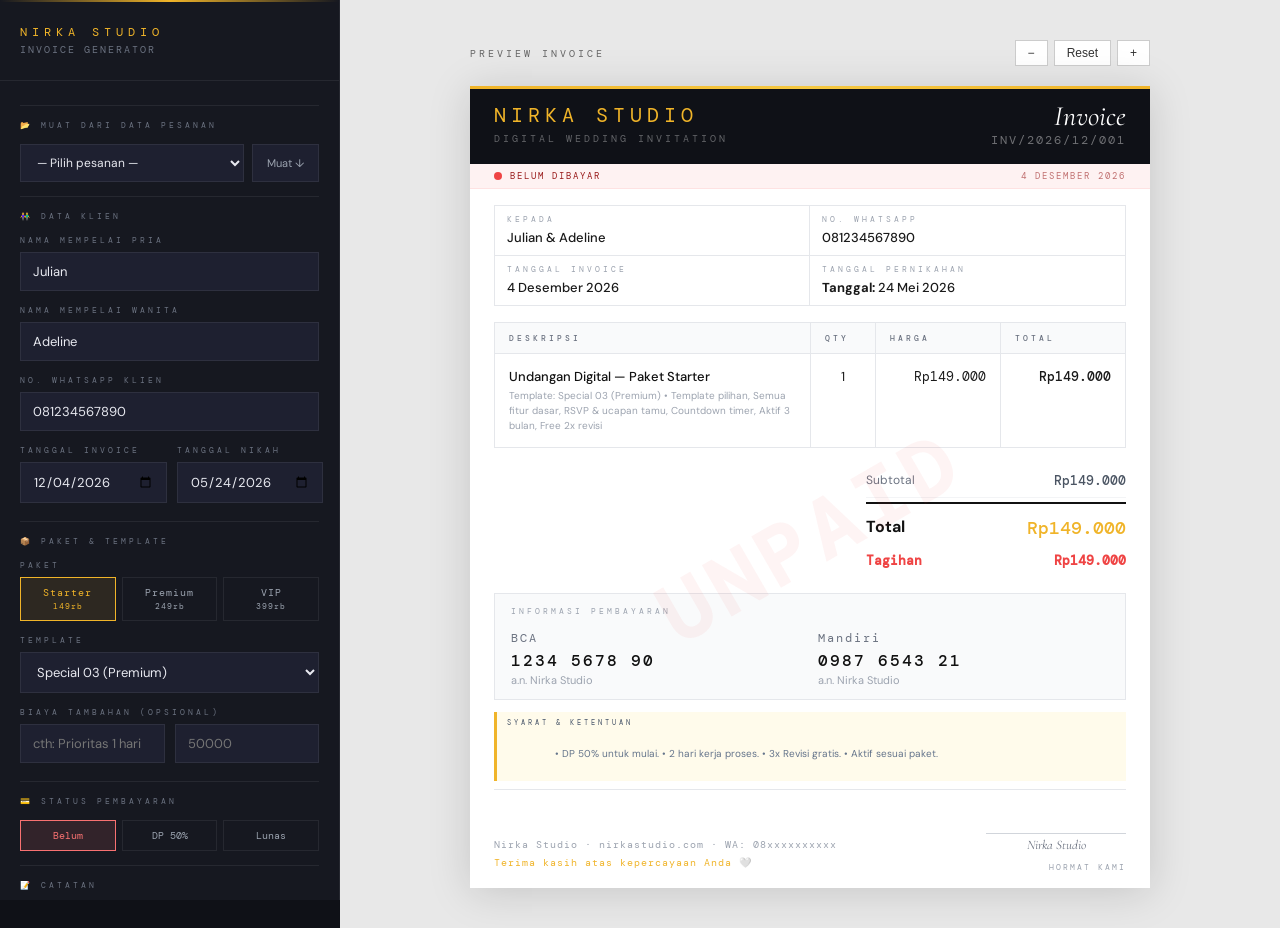
<file: invoice.html>
<!DOCTYPE html>
<html lang="id">

<head>
  <meta charset="UTF-8">
  <meta name="viewport" content="width=device-width, initial-scale=1.0">
  <title>Invoice Generator · Nirka Studio</title>
  <link
    href="https://fonts.googleapis.com/css2?family=DM+Mono:wght@300;400;500&family=DM+Sans:wght@300;400;500;700&family=Cormorant+Garamond:ital,wght@0,400;0,600;1,400&display=swap"
    rel="stylesheet">
  <style>
    :root {
      --bg: #0F1117;
      --bg2: #161820;
      --bg3: #1E2030;
      --border: rgba(255, 255, 255, 0.07);
      --text: #E8E9F0;
      --text-dim: #6B7280;
      --text-mid: #9BA3AF;
      --gold: #F0B429;
      --green: #34D399;
      --green-d: rgba(52, 211, 153, 0.12);
      --orange: #FB923C;
      --orange-d: rgba(251, 146, 60, 0.12);
      --red: #F87171;
      --red-d: rgba(248, 113, 113, 0.12);
      --blue: #60A5FA;
    }

    * {
      margin: 0;
      padding: 0;
      box-sizing: border-box;
    }

    html {
      scroll-behavior: smooth;
    }

    body {
      font-family: 'DM Sans', sans-serif;
      background: var(--bg);
      color: var(--text);
      min-height: 100vh;
    }

    /* ===== LAYOUT ===== */
    .app {
      display: grid;
      grid-template-columns: 340px 1fr;
      min-height: 100vh;
    }

    /* ===== SIDEBAR PANEL ===== */
    .panel {
      background: var(--bg2);
      border-right: 1px solid var(--border);
      display: flex;
      flex-direction: column;
      overflow-y: auto;
      max-height: 100vh;
      position: sticky;
      top: 0;
    }

    .panel-head {
      padding: 24px 20px;
      border-bottom: 1px solid var(--border);
      position: relative;
    }

    .panel-head::before {
      content: '';
      position: absolute;
      top: 0;
      left: 0;
      right: 0;
      height: 2px;
      background: linear-gradient(90deg, transparent, var(--gold), transparent);
    }

    .panel-logo {
      font-family: 'DM Mono', monospace;
      font-size: 12px;
      letter-spacing: 5px;
      color: var(--gold);
      text-transform: uppercase;
      margin-bottom: 3px;
    }

    .panel-sub {
      font-size: 10px;
      color: var(--text-dim);
      letter-spacing: 2px;
      text-transform: uppercase;
      font-family: 'DM Mono', monospace;
    }

    .panel-body {
      padding: 20px;
      flex: 1;
    }

    .field-label {
      display: block;
      font-size: 8px;
      letter-spacing: 3px;
      color: var(--text-dim);
      text-transform: uppercase;
      margin-bottom: 7px;
      font-family: 'DM Mono', monospace;
    }

    .field-input,
    .field-select,
    .field-textarea {
      width: 100%;
      padding: 10px 12px;
      background: var(--bg3);
      border: 1px solid var(--border);
      color: var(--text);
      font-family: 'DM Sans', sans-serif;
      font-size: 13px;
      outline: none;
      transition: border-color 0.2s;
      margin-bottom: 14px;
    }

    .field-input:focus,
    .field-select:focus,
    .field-textarea:focus {
      border-color: var(--gold);
    }

    .field-select option {
      background: var(--bg3);
    }

    .field-textarea {
      resize: vertical;
      min-height: 70px;
    }

    .field-row {
      display: grid;
      grid-template-columns: 1fr 1fr;
      gap: 10px;
    }

    .section-divider {
      font-size: 8px;
      letter-spacing: 3px;
      color: var(--text-dim);
      text-transform: uppercase;
      font-family: 'DM Mono', monospace;
      padding: 14px 0 10px;
      border-top: 1px solid var(--border);
      margin-top: 4px;
      margin-bottom: 4px;
    }

    /* Paket pills */
    .paket-pills {
      display: flex;
      gap: 6px;
      margin-bottom: 14px;
    }

    .paket-pill {
      flex: 1;
      padding: 8px 6px;
      border: 1px solid var(--border);
      text-align: center;
      cursor: pointer;
      font-size: 10px;
      color: var(--text-mid);
      transition: all 0.2s;
      font-family: 'DM Mono', monospace;
      letter-spacing: 1px;
    }

    .paket-pill:hover {
      border-color: var(--gold);
      color: var(--gold);
    }

    .paket-pill.active {
      background: rgba(240, 180, 41, 0.1);
      border-color: var(--gold);
      color: var(--gold);
    }

    /* Payment status */
    .pay-pills {
      display: flex;
      gap: 6px;
      margin-bottom: 14px;
    }

    .pay-pill {
      flex: 1;
      padding: 8px 6px;
      border: 1px solid var(--border);
      text-align: center;
      cursor: pointer;
      font-size: 10px;
      color: var(--text-mid);
      transition: all 0.2s;
      font-family: 'DM Mono', monospace;
    }

    .pay-pill:hover {
      border-color: var(--green);
      color: var(--green);
    }

    .pay-pill.active.lunas {
      background: var(--green-d);
      border-color: var(--green);
      color: var(--green);
    }

    .pay-pill.active.dp {
      background: var(--orange-d);
      border-color: var(--orange);
      color: var(--orange);
    }

    .pay-pill.active.belum {
      background: var(--red-d);
      border-color: var(--red);
      color: var(--red);
    }

    .panel-footer {
      padding: 16px 20px;
      border-top: 1px solid var(--border);
      display: flex;
      flex-direction: column;
      gap: 8px;
    }

    .btn-generate {
      width: 100%;
      padding: 12px;
      background: var(--gold);
      border: none;
      font-family: 'DM Sans', sans-serif;
      font-size: 10px;
      letter-spacing: 3px;
      color: var(--bg);
      text-transform: uppercase;
      cursor: pointer;
      font-weight: 700;
      transition: all 0.2s;
    }

    .btn-generate:hover {
      background: #F5C842;
    }

    .btn-print {
      width: 100%;
      padding: 11px;
      background: transparent;
      border: 1px solid var(--border);
      font-family: 'DM Sans', sans-serif;
      font-size: 10px;
      letter-spacing: 3px;
      color: var(--text-mid);
      text-transform: uppercase;
      cursor: pointer;
      transition: all 0.2s;
    }

    .btn-print:hover {
      border-color: var(--text-mid);
      color: var(--text);
    }

    .btn-wa {
      width: 100%;
      padding: 11px;
      background: transparent;
      border: 1px solid rgba(52, 211, 153, 0.3);
      font-family: 'DM Sans', sans-serif;
      font-size: 10px;
      letter-spacing: 3px;
      color: var(--green);
      text-transform: uppercase;
      cursor: pointer;
      transition: all 0.2s;
    }

    .btn-wa:hover {
      background: var(--green-d);
    }

    /* Load from admin */
    .load-bar {
      display: flex;
      gap: 8px;
      margin-bottom: 14px;
    }

    .load-select {
      flex: 1;
      padding: 9px 12px;
      background: var(--bg3);
      border: 1px solid var(--border);
      color: var(--text);
      font-family: 'DM Sans', sans-serif;
      font-size: 12px;
      outline: none;
    }

    .load-btn {
      padding: 9px 14px;
      background: var(--bg3);
      border: 1px solid var(--border);
      color: var(--text-mid);
      font-size: 11px;
      cursor: pointer;
      transition: all 0.2s;
      font-family: 'DM Sans', sans-serif;
      white-space: nowrap;
    }

    .load-btn:hover {
      border-color: var(--gold);
      color: var(--gold);
    }

    /* ===== PREVIEW AREA ===== */
    .preview-area {
      background: #E8E8E8;
      display: flex;
      flex-direction: column;
      align-items: center;
      padding: 40px 24px;
      overflow-y: auto;
    }

    .preview-toolbar {
      width: 100%;
      max-width: 680px;
      display: flex;
      align-items: center;
      justify-content: space-between;
      margin-bottom: 20px;
      flex-wrap: wrap;
      gap: 10px;
    }

    .preview-label {
      font-size: 10px;
      letter-spacing: 3px;
      color: #666;
      text-transform: uppercase;
      font-family: 'DM Mono', monospace;
    }

    .zoom-btns {
      display: flex;
      gap: 6px;
    }

    .zoom-btn {
      padding: 5px 12px;
      background: white;
      border: 1px solid #ccc;
      font-size: 12px;
      cursor: pointer;
      color: #333;
      transition: all 0.2s;
    }

    .zoom-btn:hover {
      background: #f0f0f0;
    }

    /* ===== INVOICE PAPER ===== */
    #invoice-paper {
      width: 100%;
      max-width: 680px;
      background: white;
      box-shadow: 0 4px 40px rgba(0, 0, 0, 0.15);
      font-family: 'DM Sans', sans-serif;
      color: #1A1A1A;
      transform-origin: top center;
      transition: transform 0.2s;
    }

    /* Invoice Header */
    .inv-header {
      background: #0F1117 !important;
      padding: 16px 24px;
      position: relative;
      overflow: hidden;
      -webkit-print-color-adjust: exact;
      print-color-adjust: exact;
    }

    .inv-header::before {
      content: '';
      position: absolute;
      top: 0;
      left: 0;
      right: 0;
      height: 3px;
      background: linear-gradient(90deg, #F0B429, #F5C842, #F0B429) !important;
      -webkit-print-color-adjust: exact;
      print-color-adjust: exact;
    }

    .inv-header-grid {
      display: flex;
      justify-content: space-between;
      align-items: flex-start;
    }

    .inv-brand {
      font-family: 'DM Mono', monospace;
      font-size: 20px;
      letter-spacing: 5px;
      color: #F0B429;
      text-transform: uppercase;
      margin-bottom: 4px;
    }

    .inv-brand-sub {
      font-size: 10px;
      color: rgba(255, 255, 255, 0.35);
      letter-spacing: 3px;
      text-transform: uppercase;
      font-family: 'DM Mono', monospace;
    }

    .inv-title-box {
      text-align: right;
    }

    .inv-title {
      font-family: 'Cormorant Garamond', serif;
      font-size: 28px;
      font-style: italic;
      color: white;
      line-height: 1;
      margin-bottom: 2px;
    }

    .inv-number {
      font-family: 'DM Mono', monospace;
      font-size: 12px;
      color: rgba(255, 255, 255, 0.4);
      letter-spacing: 2px;
    }

    /* Status ribbon */
    .inv-status-bar {
      padding: 6px 24px;
      display: flex;
      align-items: center;
      gap: 8px;
      font-family: 'DM Mono', monospace;
      font-size: 9px;
      letter-spacing: 2px;
      text-transform: uppercase;
    }

    .inv-status-bar.lunas {
      background: #ECFDF5;
      color: #065F46;
      border-bottom: 1px solid #D1FAE5;
      -webkit-print-color-adjust: exact;
    }

    .inv-status-bar.dp {
      background: #FFF7ED;
      color: #9A3412;
      border-bottom: 1px solid #FED7AA;
      -webkit-print-color-adjust: exact;
    }

    .inv-status-bar.belum {
      background: #FEF2F2;
      color: #991B1B;
      border-bottom: 1px solid #FEE2E2;
      -webkit-print-color-adjust: exact;
    }

    .inv-status-dot {
      width: 8px;
      height: 8px;
      border-radius: 50%;
      flex-shrink: 0;
    }

    .lunas .inv-status-dot {
      background: #10B981;
    }

    .dp .inv-status-dot {
      background: #F59E0B;
    }

    .belum .inv-status-dot {
      background: #EF4444;
    }

    /* Invoice Body */
    .inv-body {
      padding: 16px 24px;
    }

    /* Meta grid */
    .inv-meta {
      display: grid;
      grid-template-columns: 1fr 1fr;
      gap: 0;
      margin-bottom: 16px;
      border: 1px solid #E5E7EB;
    }

    .inv-meta-cell {
      padding: 8px 12px;
      border-right: 1px solid #E5E7EB;
      border-bottom: 1px solid #E5E7EB;
    }

    .inv-meta-cell:nth-child(2n) {
      border-right: none;
    }

    .inv-meta-cell:nth-last-child(-n+2) {
      border-bottom: none;
    }

    .meta-key {
      font-size: 8px;
      letter-spacing: 3px;
      color: #9CA3AF;
      text-transform: uppercase;
      font-family: 'DM Mono', monospace;
      margin-bottom: 5px;
    }

    .meta-val {
      font-size: 13px;
      color: #1A1A1A;
      font-weight: 500;
      line-height: 1.4;
    }

    /* Items table */
    .inv-table {
      width: 100%;
      border-collapse: collapse;
      margin-bottom: 16px;
    }

    .inv-table th {
      padding: 10px 14px;
      background: #F9FAFB;
      text-align: left;
      font-size: 8px;
      letter-spacing: 3px;
      text-transform: uppercase;
      color: #6B7280;
      font-family: 'DM Mono', monospace;
      border: 1px solid #E5E7EB;
      font-weight: 500;
    }

    .inv-table td {
      padding: 14px;
      border: 1px solid #E5E7EB;
      font-size: 13px;
      vertical-align: top;
    }

    .inv-table tr:hover td {
      background: #FAFAFA;
    }

    .item-name {
      font-weight: 500;
      color: #111;
      margin-bottom: 3px;
    }

    .item-desc {
      font-size: 11px;
      color: #9CA3AF;
      line-height: 1.5;
    }

    .text-right {
      text-align: right;
    }

    .text-center {
      text-align: center;
    }

    /* Totals */
    .inv-totals {
      display: flex;
      justify-content: flex-end;
      margin-bottom: 16px;
    }

    .totals-box {
      width: 260px;
    }

    .total-row {
      display: flex;
      justify-content: space-between;
      padding: 8px 0;
      font-size: 13px;
      color: #4B5563;
      border-bottom: 1px solid #F3F4F6;
    }

    .total-row.grand {
      padding: 12px 0 4px;
      font-size: 16px;
      font-weight: 700;
      color: #111;
      border-bottom: none;
      border-top: 2px solid #111;
      margin-top: 4px;
    }

    .total-row .lbl {
      color: #6B7280;
      font-size: 12px;
    }

    .total-row.grand .lbl {
      color: #111;
      font-size: 16px;
      font-weight: 700;
    }

    .total-val {
      font-family: 'DM Mono', monospace;
      font-weight: 500;
    }

    .total-row.grand .total-val {
      color: #F0B429;
      font-size: 18px;
    }

    .paid-amount {
      font-family: 'DM Mono', monospace;
      font-size: 12px;
      padding: 8px 0;
      color: #10B981;
      display: flex;
      justify-content: space-between;
      border-bottom: 1px solid #F3F4F6;
    }

    .remaining-amount {
      font-family: 'DM Mono', monospace;
      font-size: 13px;
      padding: 8px 0;
      display: flex;
      justify-content: space-between;
      font-weight: 600;
    }

    .remaining-amount.zero {
      color: #10B981;
    }

    .remaining-amount.has {
      color: #EF4444;
    }

    /* Payment info */
    .inv-payment {
      background: #F9FAFB !important;
      border: 1px solid #E5E7EB;
      padding: 12px 16px;
      margin-bottom: 12px;
      -webkit-print-color-adjust: exact;
      print-color-adjust: exact;
    }

    .pay-title {
      font-size: 8px;
      letter-spacing: 3px;
      color: #9CA3AF;
      text-transform: uppercase;
      font-family: 'DM Mono', monospace;
      margin-bottom: 14px;
    }

    .pay-grid {
      display: grid;
      grid-template-columns: 1fr 1fr;
      gap: 16px;
    }

    .pay-item .pay-bank {
      font-family: 'DM Mono', monospace;
      font-size: 12px;
      color: #6B7280;
      letter-spacing: 2px;
      margin-bottom: 4px;
    }

    .pay-item .pay-num {
      font-family: 'DM Mono', monospace;
      font-size: 16px;
      color: #111;
      font-weight: 500;
      letter-spacing: 2px;
    }

    .pay-item .pay-name {
      font-size: 11px;
      color: #9CA3AF;
      margin-top: 2px;
    }

    /* Notes */
    .inv-notes {
      border-left: 3px solid #F0B429 !important;
      padding: 8px 12px;
      background: #FFFBEB !important;
      margin-bottom: 12px;
      -webkit-print-color-adjust: exact;
      print-color-adjust: exact;
    }

    .notes-title {
      font-size: 8px;
      letter-spacing: 3px;
      color: #92400E;
      text-transform: uppercase;
      font-family: 'DM Mono', monospace;
      margin-bottom: 6px;
    }

    .notes-text {
      font-size: 12px;
      color: #78350F;
      line-height: 1.7;
      white-space: pre-wrap;
    }

    /* Footer */
    .inv-footer {
      display: flex;
      justify-content: space-between;
      align-items: flex-end;
      padding-top: 12px;
      border-top: 1px solid #E5E7EB;
    }

    .inv-footer-left {
      font-size: 11px;
      color: #9CA3AF;
      line-height: 1.8;
      font-family: 'DM Mono', monospace;
      font-size: 10px;
      letter-spacing: 1px;
    }

    .inv-footer-right {
      text-align: right;
    }

    .sign-area {
      width: 140px;
      border-bottom: 1px solid #D1D5DB;
      height: 32px;
      margin-bottom: 4px;
      position: relative;
    }

    .sign-area::after {
      content: 'Nirka Studio';
      position: absolute;
      bottom: -20px;
      left: 0;
      right: 0;
      text-align: center;
      font-family: 'Cormorant Garamond', serif;
      font-style: italic;
      font-size: 13px;
      color: #6B7280;
    }

    .sign-label {
      font-size: 8px;
      letter-spacing: 2px;
      color: #9CA3AF;
      text-transform: uppercase;
      font-family: 'DM Mono', monospace;
      margin-top: 28px;
    }

    /* Watermark for LUNAS */
    .inv-watermark {
      position: absolute;
      top: 50%;
      left: 50%;
      transform: translate(-50%, -50%) rotate(-30deg);
      font-family: 'DM Mono', monospace;
      font-size: 80px;
      letter-spacing: 8px;
      font-weight: 700;
      pointer-events: none;
      z-index: 10;
      opacity: 0;
      text-transform: uppercase;
    }

    .inv-watermark.lunas {
      color: rgba(16, 185, 129, 0.07) !important;
      opacity: 1;
      -webkit-print-color-adjust: exact;
    }

    .inv-watermark.belum {
      color: rgba(239, 68, 68, 0.06) !important;
      opacity: 1;
      -webkit-print-color-adjust: exact;
    }

    /* ===== TOAST ===== */
    .toast {
      position: fixed;
      bottom: 24px;
      right: 24px;
      background: var(--bg2);
      border: 1px solid rgba(255, 255, 255, 0.1);
      padding: 12px 18px;
      font-size: 12px;
      color: var(--text);
      z-index: 500;
      opacity: 0;
      transform: translateY(8px);
      transition: all 0.3s;
      display: flex;
      align-items: center;
      gap: 8px;
    }

    .toast.show {
      opacity: 1;
      transform: translateY(0);
    }

    /* ===== PRINT STYLES ===== */
    @media print {
      * {
        -webkit-print-color-adjust: exact !important;
        print-color-adjust: exact !important;
      }

      body {
        background: white !important;
        margin: 0 !important;
        padding: 0 !important;
      }

      .app {
        display: block !important;
      }

      .panel {
        display: none !important;
      }

      .preview-area {
        background: white !important;
        padding: 0 !important;
      }

      .preview-toolbar,
      .toast {
        display: none !important;
      }

      #invoice-paper {
        box-shadow: none !important;
        width: 100% !important;
        max-width: 100% !important;
        transform: none !important;
        margin: 0 !important;
        padding: 0 !important;
        border: none !important;
      }

      @page {
        margin: 10mm;
        size: A4;
      }
    }

    /* ===== RESPONSIVE ===== */
    @media(max-width: 900px) {
      .app {
        grid-template-columns: 1fr;
      }

      .panel {
        position: static;
        max-height: none;
        border-right: none;
        border-bottom: 1px solid var(--border);
      }

      .preview-area {
        min-height: 600px;
      }
    }
  </style>
</head>

<body>

  <div class="app">

    <!-- ===== LEFT PANEL: FORM ===== -->
    <div class="panel">
      <div class="panel-head">
        <div class="panel-logo">Nirka Studio</div>
        <div class="panel-sub">Invoice Generator</div>
      </div>

      <div class="panel-body">

        <!-- Load from admin -->
        <div class="section-divider">📂 Muat dari Data Pesanan</div>
        <div class="load-bar">
          <select class="load-select" id="load-select">
            <option value="">— Pilih pesanan —</option>
          </select>
          <button class="load-btn" onclick="loadFromAdmin()">Muat ↓</button>
        </div>

        <!-- Client Info -->
        <div class="section-divider">👫 Data Klien</div>

        <label class="field-label">Nama Mempelai Pria</label>
        <input type="text" class="field-input" id="f-pria" placeholder="cth: Arjuna" oninput="autoGenerate()">

        <label class="field-label">Nama Mempelai Wanita</label>
        <input type="text" class="field-input" id="f-wanita" placeholder="cth: Salsabila" oninput="autoGenerate()">

        <label class="field-label">No. WhatsApp Klien</label>
        <input type="text" class="field-input" id="f-wa" placeholder="08xxxxxxxxxx" oninput="autoGenerate()">

        <div class="field-row">
          <div>
            <label class="field-label">Tanggal Invoice</label>
            <input type="date" class="field-input" id="f-tglinv" oninput="autoGenerate()">
          </div>
          <div>
            <label class="field-label">Tanggal Nikah</label>
            <input type="date" class="field-input" id="f-tglnikah" oninput="autoGenerate()">
          </div>
        </div>

        <!-- Paket -->
        <div class="section-divider">📦 Paket & Template</div>

        <label class="field-label">Paket</label>
        <div class="paket-pills">
          <div class="paket-pill active" onclick="setPaket('Starter',this)">Starter<br><small>149rb</small></div>
          <div class="paket-pill" onclick="setPaket('Premium',this)">Premium<br><small>249rb</small></div>
          <div class="paket-pill" onclick="setPaket('VIP',this)">VIP<br><small>399rb</small></div>
        </div>

        <label class="field-label">Template</label>
        <select class="field-select" id="f-template" onchange="autoGenerate()">
          <option>Special 03 (Premium)</option>
          <option>Elegant Gold</option>
          <option>Nusantara Heritage</option>
          <option>Floral Romance</option>
          <option>Minimalist Modern</option>
          <option>Bold Contemporary</option>
        </select>

        <!-- Extra biaya -->
        <label class="field-label">Biaya Tambahan (opsional)</label>
        <div class="field-row">
          <input type="text" class="field-input" id="f-extra-name" placeholder="cth: Prioritas 1 hari"
            oninput="autoGenerate()">
          <input type="number" class="field-input" id="f-extra-val" placeholder="50000" min="0"
            oninput="autoGenerate()">
        </div>

        <!-- Payment -->
        <div class="section-divider">💳 Status Pembayaran</div>

        <div class="pay-pills">
          <div class="pay-pill active belum" onclick="setPayment('belum',this)">Belum</div>
          <div class="pay-pill" onclick="setPayment('dp',this)">DP 50%</div>
          <div class="pay-pill" onclick="setPayment('lunas',this)">Lunas</div>
        </div>

        <!-- Catatan -->
        <div class="section-divider">📝 Catatan</div>
        <textarea class="field-textarea" id="f-catatan" placeholder="Catatan revisi, permintaan khusus, dll..."
          oninput="autoGenerate()"></textarea>

        <!-- Invoice number -->
        <label class="field-label">Nomor Invoice</label>
        <input type="text" class="field-input" id="f-invno" placeholder="INV/2025/001" oninput="autoGenerate()">

      </div>

      <div class="panel-footer">
        <button class="btn-generate" onclick="autoGenerate()">⚡ Generate Invoice</button>
        <button class="btn-print" onclick="printInvoice()">🖨️ Print / Save PDF</button>
        <button class="btn-wa" onclick="shareWA()">💬 Kirim via WhatsApp</button>
      </div>
    </div>

    <!-- ===== RIGHT: PREVIEW ===== -->
    <div class="preview-area">
      <div class="preview-toolbar">
        <div class="preview-label">Preview Invoice</div>
        <div class="zoom-btns">
          <button class="zoom-btn" onclick="zoom(-0.1)">−</button>
          <button class="zoom-btn" onclick="zoom(0)">Reset</button>
          <button class="zoom-btn" onclick="zoom(0.1)">+</button>
        </div>
      </div>

      <!-- The actual invoice -->
      <div id="invoice-paper">

        <!-- Header -->
        <div class="inv-header">
          <div class="inv-header-grid">
            <div>
              <div class="inv-brand">Nirka Studio</div>
              <div class="inv-brand-sub">Digital Wedding Invitation</div>
            </div>
            <div class="inv-title-box">
              <div class="inv-title">Invoice</div>
              <div class="inv-number" id="inv-number">INV/2025/001</div>
            </div>
          </div>
        </div>

        <!-- Status bar -->
        <div class="inv-status-bar belum" id="inv-status-bar">
          <div class="inv-status-dot"></div>
          <span id="inv-status-text">BELUM DIBAYAR</span>
          <span style="margin-left:auto;font-size:9px;opacity:0.6;" id="inv-date-bar"></span>
        </div>

        <!-- Watermark -->
        <div style="position:relative; overflow:hidden;">
          <div class="inv-watermark" id="inv-watermark"></div>

          <div class="inv-body">

            <!-- Meta -->
            <div class="inv-meta">
              <div class="inv-meta-cell">
                <div class="meta-key">Kepada</div>
                <div class="meta-val" id="inv-to">—</div>
              </div>
              <div class="inv-meta-cell">
                <div class="meta-key">No. WhatsApp</div>
                <div class="meta-val" id="inv-wa">—</div>
              </div>
              <div class="inv-meta-cell">
                <div class="meta-key">Tanggal Invoice</div>
                <div class="meta-val" id="inv-tgl">—</div>
              </div>
              <div class="inv-meta-cell">
                <div class="meta-key">Tanggal Pernikahan</div>
                <div class="meta-val" id="inv-tglnikah">—</div>
              </div>
            </div>

            <!-- Items -->
            <table class="inv-table">
              <thead>
                <tr>
                  <th style="width:50%">Deskripsi</th>
                  <th class="text-center">Qty</th>
                  <th class="text-right">Harga</th>
                  <th class="text-right">Total</th>
                </tr>
              </thead>
              <tbody id="inv-items"></tbody>
            </table>

            <!-- Totals -->
            <div class="inv-totals">
              <div class="totals-box" id="inv-totals-box"></div>
            </div>

            <!-- Payment Info -->
            <div class="inv-payment">
              <div class="pay-title">Informasi Pembayaran</div>
              <div class="pay-grid">
                <div class="pay-item">
                  <div class="pay-bank">BCA</div>
                  <div class="pay-num">1234 5678 90</div>
                  <div class="pay-name">a.n. Nirka Studio</div>
                </div>
                <div class="pay-item">
                  <div class="pay-bank">Mandiri</div>
                  <div class="pay-num">0987 6543 21</div>
                  <div class="pay-name">a.n. Nirka Studio</div>
                </div>
              </div>
            </div>

            <!-- Notes -->
            <div class="inv-notes" id="inv-notes-wrap" style="display:none;">
              <div class="notes-title">Catatan</div>
              <div class="notes-text" id="inv-notes-text"></div>
            </div>

            <!-- Syarat -->
            <div class="inv-notes"
              style="background:#F8FAFC; border-left-color: #CBD5E1; padding: 6px 10px; margin-bottom: 8px;">
              <div class="notes-title" style="color:#475569; font-size:7px;">Syarat & Ketentuan</div>
              <div class="notes-text" style="color:#64748B; font-size:10px; line-height: 1.4;">
                • DP 50% untuk mulai. • 2 hari kerja proses. • 3x Revisi gratis. • Aktif sesuai paket.
              </div>
            </div>

            <!-- Footer -->
            <div class="inv-footer">
              <div class="inv-footer-left">
                Nirka Studio · nirkastudio.com · WA: 08xxxxxxxxxx<br>
                <span style="color:#F0B429;">Terima kasih atas kepercayaan Anda 🤍</span>
              </div>
              <div class="inv-footer-right">
                <div class="sign-area"></div>
                <div class="sign-label">Hormat Kami</div>
              </div>
            </div>

          </div>
        </div>

      </div>
    </div>

  </div>

  <!-- Toast -->
  <div class="toast" id="toast">
    <span id="t-icon">✓</span>
    <span id="t-msg">Berhasil</span>
  </div>

  <script>
    // ===== STATE =====
    const HARGA = { Starter: 149000, Premium: 249000, VIP: 399000 };
    const FITUR = {
      Starter: ['Template pilihan', 'Semua fitur dasar', 'RSVP & ucapan tamu', 'Countdown timer', 'Aktif 3 bulan', 'Free 2x revisi'],
      Premium: ['Template pilihan', 'Semua fitur lengkap', 'Galeri foto', 'Wedding gift & RSVP', 'Musik background', 'QR Code check-in', 'Aktif 6 bulan', 'Free 3x revisi'],
      VIP: ['Custom domain', 'Semua fitur Premium', 'Selesai dalam 6 jam', 'Custom warna & font', 'Video background', 'Aktif 12 bulan', 'Unlimited revisi', 'Prioritas support'],
    };

    let paketVal = 'Starter';
    let paymentVal = 'belum';
    let zoomLevel = 1;

    // ===== INIT =====
    window.onload = () => {
      // Set today
      const today = new Date().toISOString().split('T')[0];
      document.getElementById('f-tglinv').value = today;

      // Generate invoice number
      const invCount = parseInt(localStorage.getItem('ns_inv_count') || '0') + 1;
      const yr = new Date().getFullYear();
      const mo = String(new Date().getMonth() + 1).padStart(2, '0');
      document.getElementById('f-invno').value = `INV/${yr}/${mo}/${String(invCount).padStart(3, '0')}`;

      // Load pesanan from admin localStorage
      loadPesananList();

      // Auto-load if opened from admin dashboard
      const targetId = localStorage.getItem('ns_invoice_target');
      if (targetId) {
        localStorage.removeItem('ns_invoice_target');
        const pesanan = JSON.parse(localStorage.getItem('ns_pesanan') || '[]');
        const idx = pesanan.findIndex(p => p.id === targetId);
        if (idx !== -1) {
          document.getElementById('load-select').value = idx;
          loadFromAdmin();
          return; // autoGenerate already called inside loadFromAdmin
        }
      }

      // Default demo values (only if not loaded from admin)
      document.getElementById('f-pria').value = 'Julian';
      document.getElementById('f-wanita').value = 'Adeline';
      document.getElementById('f-wa').value = '081234567890';
      document.getElementById('f-tglnikah').value = '2026-05-24';

      autoGenerate();
    };

    // ===== LOAD PESANAN =====
    function loadPesananList() {
      const pesanan = JSON.parse(localStorage.getItem('ns_pesanan') || '[]');
      const sel = document.getElementById('load-select');
      sel.innerHTML = '<option value="">— Pilih pesanan —</option>';
      pesanan.forEach((p, i) => {
        const opt = document.createElement('option');
        opt.value = i;
        opt.textContent = `${p.id} · ${p.pria} & ${p.wanita}`;
        sel.appendChild(opt);
      });
    }

    function loadFromAdmin() {
      const idx = document.getElementById('load-select').value;
      if (idx === '') { showToast('⚠️', 'Pilih pesanan terlebih dahulu'); return; }
      const pesanan = JSON.parse(localStorage.getItem('ns_pesanan') || '[]');
      const p = pesanan[parseInt(idx)];
      if (!p) return;

      document.getElementById('f-pria').value = p.pria;
      document.getElementById('f-wanita').value = p.wanita;
      document.getElementById('f-wa').value = p.wa;
      document.getElementById('f-tglnikah').value = p.tglnikah;
      document.getElementById('f-template').value = p.template;
      document.getElementById('f-catatan').value = p.catatan;

      // Store additional data for autoGenerate
      window.currentLoadedData = p;

      // Set template
      if (p.template) document.getElementById('f-template').value = p.template;

      // Set paket
      document.querySelectorAll('.paket-pill').forEach(el => el.classList.remove('active'));
      document.querySelectorAll('.paket-pill').forEach(el => {
        if (el.textContent.trim().startsWith(p.paket)) el.classList.add('active');
      });
      paketVal = p.paket;

      // Set payment
      const bayarMap = { Lunas: 'lunas', DP: 'dp', Belum: 'belum' };
      const pv = bayarMap[p.bayar] || 'belum';
      document.querySelectorAll('.pay-pill').forEach(el => el.classList.remove('active', 'lunas', 'dp', 'belum'));
      document.querySelectorAll('.pay-pill').forEach(el => {
        const txt = el.textContent.trim().toLowerCase();
        if ((pv === 'belum' && txt === 'belum') || (pv === 'dp' && txt.includes('dp')) || (pv === 'lunas' && txt === 'lunas')) {
          el.classList.add('active', pv);
        }
      });
      paymentVal = pv;

      autoGenerate();
      showToast('✅', `Data ${p.pria} & ${p.wanita} dimuat`);
    }

    // ===== PAKET & PAYMENT =====
    function setPaket(val, el) {
      paketVal = val;
      document.querySelectorAll('.paket-pill').forEach(p => p.classList.remove('active'));
      el.classList.add('active');
      autoGenerate();
    }

    function setPayment(val, el) {
      paymentVal = val;
      document.querySelectorAll('.pay-pill').forEach(p => p.classList.remove('active', 'lunas', 'dp', 'belum'));
      el.classList.add('active', val);
      autoGenerate();
    }

    // ===== FORMAT =====
    function fmtRp(n) {
      return 'Rp' + n.toLocaleString('id-ID');
    }

    function fmtDate(str) {
      if (!str) return '—';
      const d = new Date(str);
      return d.toLocaleDateString('id-ID', { day: 'numeric', month: 'long', year: 'numeric' });
    }

    // ===== GENERATE =====
    function autoGenerate() {
      const pria = document.getElementById('f-pria').value.trim() || '—';
      const wanita = document.getElementById('f-wanita').value.trim() || '—';
      const wa = document.getElementById('f-wa').value.trim() || '—';
      const tglinv = document.getElementById('f-tglinv').value;
      const tglnikah = document.getElementById('f-tglnikah').value;
      const template = document.getElementById('f-template').value;
      const catatan = document.getElementById('f-catatan').value.trim();
      const invno = document.getElementById('f-invno').value.trim() || 'INV/2025/001';
      const extraName = document.getElementById('f-extra-name').value.trim();
      const extraVal = parseInt(document.getElementById('f-extra-val').value) || 0;

      const harga = HARGA[paketVal];
      const subtotal = harga + extraVal;
      const dp = Math.ceil(subtotal * 0.5);
      const lunas = subtotal;

      // Update header
      document.getElementById('inv-number').textContent = invno;
      document.getElementById('inv-to').textContent = `${pria} & ${wanita}`;
      document.getElementById('inv-wa').textContent = wa;
      document.getElementById('inv-tgl').textContent = fmtDate(tglinv);

      const p = window.currentLoadedData || {};
      let eventHTML = `<strong>Tanggal:</strong> ${fmtDate(tglnikah)}`;
      if (p.akadTgl && p.resepsiTgl) {
        eventHTML = `
            <div style="font-size:11px; margin-top:4px;">
                <strong>Akad:</strong> ${fmtDate(p.akadTgl)}<br>
                <strong>Resepsi:</strong> ${fmtDate(p.resepsiTgl)}
            </div>
        `;
      }
      document.getElementById('inv-tglnikah').innerHTML = eventHTML;
      document.getElementById('inv-date-bar').textContent = fmtDate(tglinv);

      // Status bar
      const statusBar = document.getElementById('inv-status-bar');
      const statusText = document.getElementById('inv-status-text');
      const watermark = document.getElementById('inv-watermark');
      statusBar.className = `inv-status-bar ${paymentVal}`;
      statusText.textContent = paymentVal === 'lunas' ? 'LUNAS' : paymentVal === 'dp' ? 'DP — BELUM LUNAS' : 'BELUM DIBAYAR';
      watermark.className = `inv-watermark ${paymentVal === 'lunas' ? 'lunas' : paymentVal === 'belum' ? 'belum' : ''}`;
      watermark.textContent = paymentVal === 'lunas' ? 'LUNAS' : paymentVal === 'belum' ? 'UNPAID' : '';

      // Items
      const fiturList = FITUR[paketVal].join(', ');
      let itemsHTML = `
      <tr>
        <td>
          <div class="item-name">Undangan Digital — Paket ${paketVal}</div>
          <div class="item-desc" style="font-size:10px;">Template: ${template} • ${fiturList}</div>
        </td>
        <td class="text-center">1</td>
        <td class="text-right" style="font-family:'DM Mono',monospace;">${fmtRp(harga)}</td>
        <td class="text-right" style="font-family:'DM Mono',monospace;font-weight:500;">${fmtRp(harga)}</td>
      </tr>`;

      if (extraName && extraVal > 0) {
        itemsHTML += `
        <tr>
          <td>
            <div class="item-name">${extraName}</div>
            <div class="item-desc">Biaya tambahan</div>
          </td>
          <td class="text-center">1</td>
          <td class="text-right" style="font-family:'DM Mono',monospace;">${fmtRp(extraVal)}</td>
          <td class="text-right" style="font-family:'DM Mono',monospace;font-weight:500;">${fmtRp(extraVal)}</td>
        </tr>`;
      }

      document.getElementById('inv-items').innerHTML = itemsHTML;

      // Totals
      let totalsHTML = `
      <div class="total-row">
        <span class="lbl">Subtotal</span>
        <span class="total-val">${fmtRp(subtotal)}</span>
      </div>`;

      if (paymentVal === 'dp') {
        totalsHTML += `
        <div class="total-row grand">
          <span class="lbl">Total</span>
          <span class="total-val">${fmtRp(subtotal)}</span>
        </div>
        <div class="paid-amount">
          <span>Sudah dibayar (DP 50%)</span>
          <span>${fmtRp(dp)}</span>
        </div>
        <div class="remaining-amount has">
          <span>Sisa tagihan</span>
          <span>${fmtRp(subtotal - dp)}</span>
        </div>`;
      } else if (paymentVal === 'lunas') {
        totalsHTML += `
        <div class="total-row grand">
          <span class="lbl">Total</span>
          <span class="total-val">${fmtRp(subtotal)}</span>
        </div>
        <div class="paid-amount">
          <span>Sudah dibayar (Lunas)</span>
          <span>${fmtRp(subtotal)}</span>
        </div>
        <div class="remaining-amount zero">
          <span>Sisa tagihan</span>
          <span>Rp0</span>
        </div>`;
      } else {
        totalsHTML += `
        <div class="total-row grand">
          <span class="lbl">Total</span>
          <span class="total-val">${fmtRp(subtotal)}</span>
        </div>
        <div class="remaining-amount has">
          <span>Tagihan</span>
          <span>${fmtRp(subtotal)}</span>
        </div>`;
      }

      document.getElementById('inv-totals-box').innerHTML = totalsHTML;

      // Notes
      if (catatan) {
        document.getElementById('inv-notes-wrap').style.display = 'block';
        document.getElementById('inv-notes-text').textContent = catatan;
      } else {
        document.getElementById('inv-notes-wrap').style.display = 'none';
      }
    }

    // ===== ZOOM =====
    function zoom(delta) {
      if (delta === 0) { zoomLevel = 1; }
      else { zoomLevel = Math.min(1.4, Math.max(0.5, zoomLevel + delta)); }
      document.getElementById('invoice-paper').style.transform = `scale(${zoomLevel})`;
      document.getElementById('invoice-paper').style.marginBottom = zoomLevel < 1 ? `${(1 - zoomLevel) * -400}px` : '0';
    }

    // ===== PRINT =====
    function printInvoice() {
      // Save invoice count
      const c = parseInt(localStorage.getItem('ns_inv_count') || '0') + 1;
      localStorage.setItem('ns_inv_count', c);
      window.print();
      showToast('🖨️', 'Dialog print dibuka');
    }

    // ===== SHARE WA =====
    function shareWA() {
      const pria = document.getElementById('f-pria').value.trim() || '—';
      const wanita = document.getElementById('f-wanita').value.trim() || '—';
      const wa = document.getElementById('f-wa').value.trim().replace(/\D/g, '').replace(/^0/, '62');
      const invno = document.getElementById('f-invno').value.trim();
      const harga = HARGA[paketVal];
      const extraVal = parseInt(document.getElementById('f-extra-val').value) || 0;
      const total = harga + extraVal;
      const dp = Math.ceil(total * 0.5);

      const statusTxt = paymentVal === 'lunas' ? 'LUNAS ✅' : paymentVal === 'dp' ? `DP — Sisa ${fmtRp(total - dp)}` : `Tagihan ${fmtRp(total)}`;

      const msg = encodeURIComponent(
        `Halo Kak ${pria} & ${wanita} 🤍

Berikut detail invoice undangan digital dari *Nirka Studio*:

📋 *${invno}*
📦 Paket: *${paketVal}* (${fmtRp(total)})
🎨 Template: *${document.getElementById('f-template').value}*
💳 Status: *${statusTxt}*

Pembayaran dapat ditransfer ke:
• BCA: *1234 5678 90* (a.n. Nirka Studio)
• Mandiri: *0987 6543 21* (a.n. Nirka Studio)

Mohon konfirmasi setelah melakukan pembayaran ya kak 🙏

Terima kasih sudah mempercayakan undangan pernikahan kak ke Nirka Studio 💛
_nirkastudio.com_`);

      if (!wa || wa.length < 8) {
        showToast('⚠️', 'Masukkan nomor WhatsApp klien dulu');
        return;
      }

      window.open(`https://wa.me/${wa}?text=${msg}`, '_blank');
      showToast('💬', 'Membuka WhatsApp...');
    }

    // ===== TOAST =====
    function showToast(icon, msg) {
      document.getElementById('t-icon').textContent = icon;
      document.getElementById('t-msg').textContent = msg;
      const t = document.getElementById('toast');
      t.classList.add('show');
      setTimeout(() => t.classList.remove('show'), 2800);
    }
  </script>
</body>

</html>
</file>
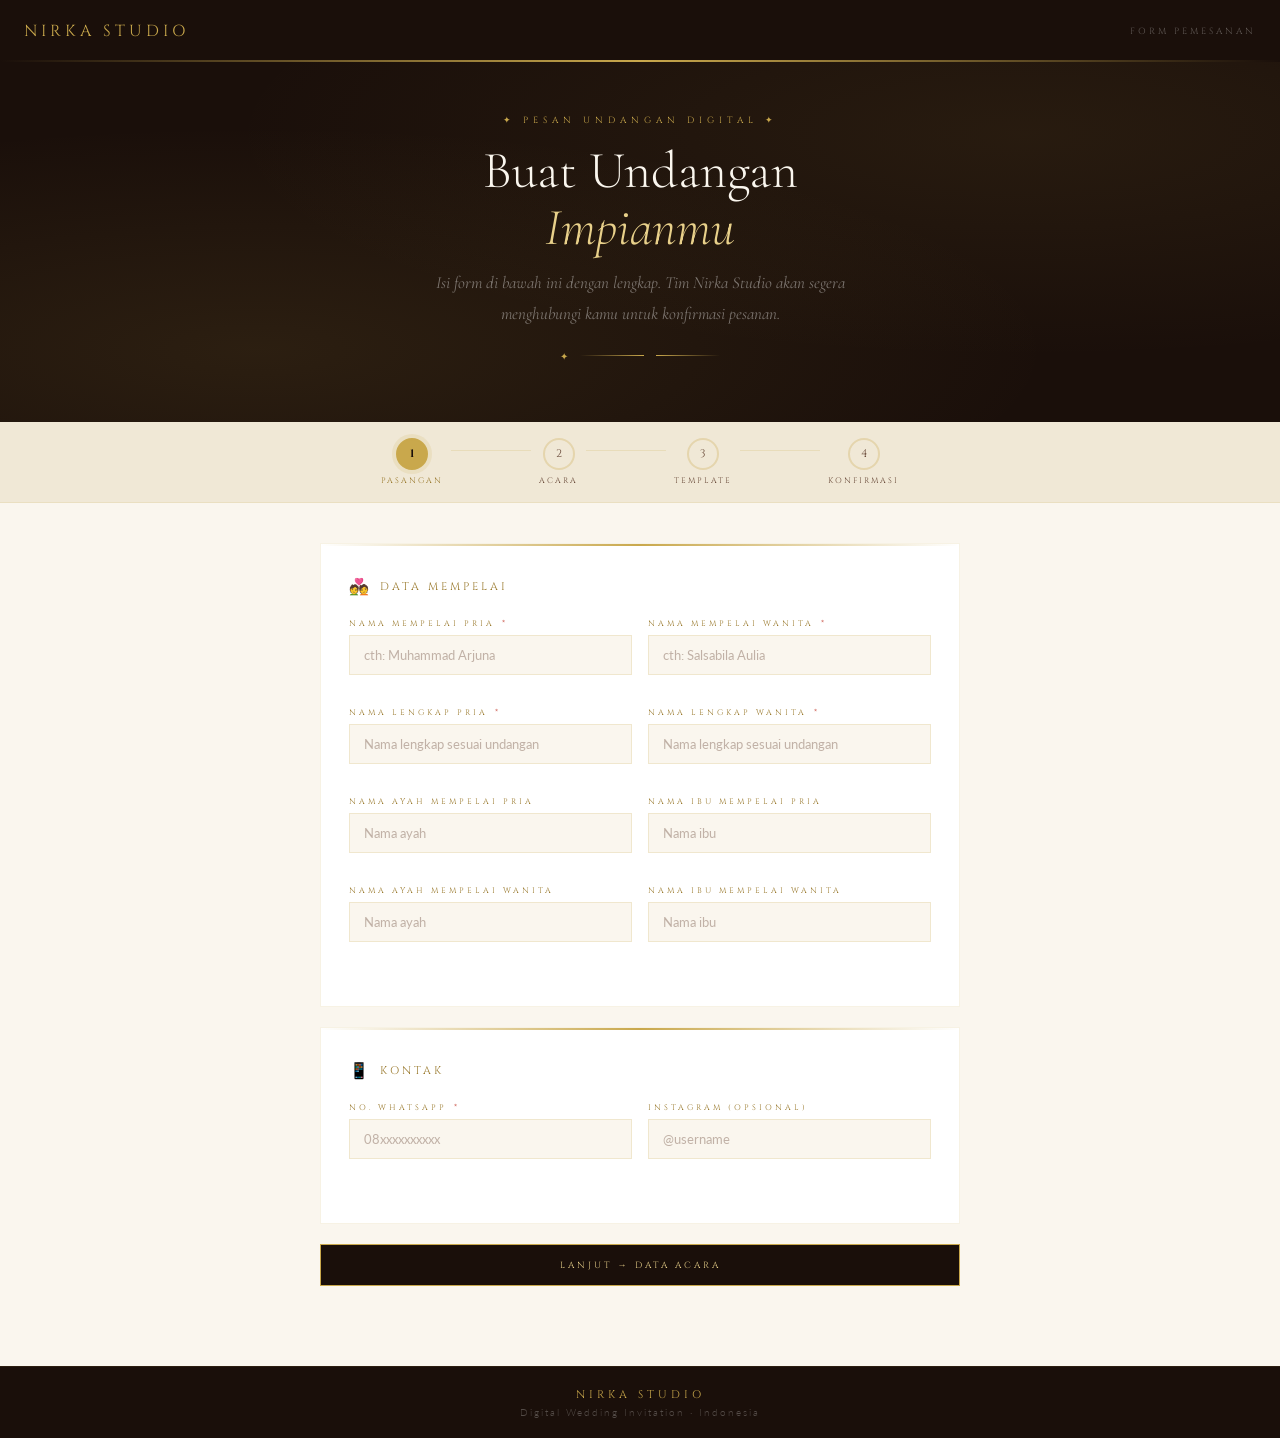
<file: order.html>
<!DOCTYPE html>
<html lang="id">
<head>
<meta charset="UTF-8">
<meta name="viewport" content="width=device-width, initial-scale=1.0">
<title>Form Pemesanan · Nirka Studio</title>
<link href="https://fonts.googleapis.com/css2?family=Cormorant+Garamond:ital,wght@0,300;0,400;1,300;1,400&family=Cinzel:wght@400;500&family=Lato:wght@300;400;700&display=swap" rel="stylesheet">
<style>
  :root {
    --gold:     #C9A84C;
    --gold-l:   #E8D08A;
    --gold-d:   #9A7A2E;
    --cream:    #FAF6EE;
    --cream-d:  #F0E8D6;
    --brown:    #3D2B1F;
    --brown-l:  #6B4C3B;
    --dark:     #1A0F0A;
    --white:    #FFFFFF;
    --green:    #2D7A5F;
    --green-l:  #D4EDDE;
    --red:      #C0392B;
    --red-l:    #FDECEA;
  }

  * { margin:0; padding:0; box-sizing:border-box; }
  html { scroll-behavior:smooth; }
  body {
    font-family: 'Lato', sans-serif;
    background: var(--cream);
    color: var(--brown);
    min-height: 100vh;
  }

  /* ===== HEADER ===== */
  header {
    background: var(--dark);
    padding: 20px 24px;
    display: flex;
    align-items: center;
    justify-content: space-between;
    position: relative;
  }
  header::after {
    content:'';
    position:absolute;
    bottom:0;left:0;right:0;height:2px;
    background: linear-gradient(90deg, transparent, var(--gold), transparent);
  }

  .logo {
    font-family: 'Cinzel', serif;
    font-size: 16px;
    letter-spacing: 4px;
    color: var(--gold);
    text-transform: uppercase;
    text-decoration: none;
  }

  .header-tag {
    font-size: 9px;
    letter-spacing: 3px;
    color: rgba(255,255,255,0.3);
    text-transform: uppercase;
    font-family: 'Cinzel', serif;
  }

  /* ===== HERO ===== */
  .hero {
    background: var(--dark);
    padding: 52px 24px 60px;
    text-align: center;
    position: relative;
    overflow: hidden;
  }

  .hero-bg {
    position:absolute; inset:0;
    background:
      radial-gradient(ellipse at 20% 80%, rgba(201,168,76,0.1) 0%, transparent 55%),
      radial-gradient(ellipse at 80% 20%, rgba(201,168,76,0.08) 0%, transparent 55%);
  }

  .hero-content { position:relative; z-index:1; }

  .hero-label {
    font-family: 'Cinzel', serif;
    font-size: 9px;
    letter-spacing: 5px;
    color: var(--gold);
    text-transform: uppercase;
    margin-bottom: 16px;
    display: block;
  }

  .hero-title {
    font-family: 'Cormorant Garamond', serif;
    font-size: clamp(32px, 7vw, 52px);
    font-weight: 300;
    color: var(--cream);
    line-height: 1.1;
  }
  .hero-title em { font-style:italic; color: var(--gold-l); }

  .hero-sub {
    font-family: 'Cormorant Garamond', serif;
    font-style: italic;
    font-size: clamp(14px, 3vw, 17px);
    color: rgba(255,255,255,0.4);
    margin-top: 12px;
    line-height: 1.8;
    max-width: 480px;
    margin-left: auto;
    margin-right: auto;
  }

  .hero-divider {
    display:flex; align-items:center; gap:12px;
    max-width: 160px;
    margin: 20px auto 0;
  }
  .hero-divider span {
    flex:1; height:1px;
    background: linear-gradient(90deg,transparent,var(--gold));
  }
  .hero-divider span:last-child {
    background: linear-gradient(90deg,var(--gold),transparent);
  }
  .hero-divider::before { content:'✦'; color:var(--gold); font-size:10px; flex-shrink:0; }

  /* ===== STEPS BAR ===== */
  .steps-bar {
    background: var(--cream-d);
    border-bottom: 1px solid rgba(201,168,76,0.15);
    padding: 16px 24px;
  }

  .steps-inner {
    max-width: 640px;
    margin: 0 auto;
    display: flex;
    align-items: center;
    justify-content: center;
    gap: 0;
  }

  .step-dot {
    display: flex;
    flex-direction: column;
    align-items: center;
    gap: 5px;
    position: relative;
    z-index: 1;
  }

  .step-circle {
    width: 32px; height: 32px;
    border-radius: 50%;
    border: 2px solid rgba(201,168,76,0.3);
    display: flex;
    align-items: center;
    justify-content: center;
    font-family: 'Cinzel', serif;
    font-size: 11px;
    color: var(--brown-l);
    background: var(--cream-d);
    transition: all 0.3s;
  }
  .step-circle.active {
    background: var(--gold);
    border-color: var(--gold);
    color: var(--dark);
    font-weight: 700;
    box-shadow: 0 0 0 4px rgba(201,168,76,0.15);
  }
  .step-circle.done {
    background: var(--dark);
    border-color: var(--gold);
    color: var(--gold);
  }

  .step-lbl {
    font-size: 8px;
    letter-spacing: 2px;
    text-transform: uppercase;
    font-family: 'Cinzel', serif;
    color: var(--brown-l);
    white-space: nowrap;
  }
  .step-dot.active .step-lbl { color: var(--gold-d); }

  .step-line {
    flex: 1;
    height: 1px;
    background: rgba(201,168,76,0.2);
    margin: 0 8px;
    margin-bottom: 22px;
    max-width: 80px;
    transition: background 0.3s;
  }
  .step-line.done { background: var(--gold); }

  /* ===== FORM CONTAINER ===== */
  .form-container {
    max-width: 680px;
    margin: 0 auto;
    padding: 40px 20px 80px;
  }

  /* ===== STEP PAGES ===== */
  .step-page { display:none; }
  .step-page.active { display:block; animation: slideIn 0.35s ease; }
  @keyframes slideIn {
    from { opacity:0; transform:translateX(16px); }
    to   { opacity:1; transform:translateX(0); }
  }

  /* ===== CARD ===== */
  .card {
    background: var(--white);
    border: 1px solid rgba(201,168,76,0.15);
    padding: 32px 28px;
    margin-bottom: 20px;
    position: relative;
  }
  .card::before {
    content:'';
    position:absolute;
    top:0;left:0;right:0;height:2px;
    background: linear-gradient(90deg,transparent,var(--gold),transparent);
  }

  .card-title {
    font-family: 'Cinzel', serif;
    font-size: 11px;
    letter-spacing: 3px;
    color: var(--gold-d);
    text-transform: uppercase;
    margin-bottom: 20px;
    display: flex;
    align-items: center;
    gap: 8px;
  }
  .card-title-icon { font-size: 16px; }

  /* ===== FORM FIELDS ===== */
  .form-row { display: grid; grid-template-columns: 1fr 1fr; gap: 16px; margin-bottom: 16px; }
  .form-row.full { grid-template-columns: 1fr; }
  .form-row.three { grid-template-columns: 1fr 1fr 1fr; }

  .form-group { display:flex; flex-direction:column; gap:6px; margin-bottom:16px; }
  .form-group:last-child { margin-bottom:0; }

  .form-label {
    font-family: 'Cinzel', serif;
    font-size: 8px;
    letter-spacing: 3px;
    color: var(--gold-d);
    text-transform: uppercase;
  }

  .form-label .req { color: var(--red); margin-left:2px; }

  .form-input, .form-select, .form-textarea {
    padding: 11px 14px;
    border: 1px solid rgba(201,168,76,0.2);
    background: var(--cream);
    font-family: 'Lato', sans-serif;
    font-size: 13px;
    color: var(--brown);
    outline: none;
    transition: border-color 0.25s, background 0.25s;
    width: 100%;
  }
  .form-input:focus,
  .form-select:focus,
  .form-textarea:focus {
    border-color: var(--gold);
    background: var(--white);
  }
  .form-input.error,
  .form-select.error { border-color: var(--red); background: var(--red-l); }
  .form-input::placeholder { color: rgba(107,76,59,0.4); }
  .form-select option { background: var(--white); }
  .form-textarea { resize:vertical; min-height:90px; }

  .field-hint {
    font-size: 10px;
    color: var(--brown-l);
    font-weight: 300;
    margin-top: -10px;
    margin-bottom: 6px;
    opacity: 0.7;
  }

  .field-error {
    font-size: 10px;
    color: var(--red);
    margin-top: -10px;
    display: none;
  }
  .field-error.show { display:block; }

  /* ===== TEMPLATE PICKER ===== */
  .template-grid {
    display: grid;
    grid-template-columns: repeat(auto-fit, minmax(175px, 1fr));
    gap: 12px;
    margin-bottom: 4px;
  }

  .tmpl-card {
    border: 2px solid rgba(201,168,76,0.15);
    cursor: pointer;
    transition: all 0.25s;
    position: relative;
    overflow: hidden;
  }
  .tmpl-card:hover { border-color: rgba(201,168,76,0.4); transform: translateY(-2px); }
  .tmpl-card.selected {
    border-color: var(--gold);
    box-shadow: 0 0 0 3px rgba(201,168,76,0.15);
  }
  .tmpl-card.selected::after {
    content:'✦';
    position:absolute;
    top:8px; right:8px;
    width:22px; height:22px;
    background: var(--gold);
    border-radius:50%;
    display:flex;
    align-items:center;
    justify-content:center;
    font-size:10px;
    color: var(--dark);
    line-height:22px;
    text-align:center;
  }

  .tmpl-preview {
    height: 100px;
    display:flex;
    align-items:center;
    justify-content:center;
    font-family:'Cormorant Garamond',serif;
    font-size:13px;
    font-style:italic;
  }
  .tmpl-preview.t1 { background:linear-gradient(135deg,#2A1E14,#3D2B1F); color:rgba(201,168,76,0.8); }
  .tmpl-preview.t2 { background:linear-gradient(135deg,#2d1b0e,#4a2c16); color:#c4956a; }
  .tmpl-preview.t3 { background:linear-gradient(135deg,#f8f0f5,#e8d5e5); color:#9b5e7a; }
  .tmpl-preview.t4 { background:linear-gradient(135deg,#fafafa,#efefef); color:#555; }
  .tmpl-preview.t5 { background:linear-gradient(135deg,#1a1a2e,#16213e); color:#4A90D9; }

  .tmpl-name {
    padding: 10px 12px;
    background: var(--white);
    font-family: 'Cinzel', serif;
    font-size: 8px;
    letter-spacing: 2px;
    color: var(--brown);
    text-transform: uppercase;
    border-top: 1px solid rgba(201,168,76,0.1);
  }

  /* ===== PAKET PICKER ===== */
  .paket-grid {
    display: grid;
    grid-template-columns: repeat(3,1fr);
    gap: 12px;
    margin-bottom: 4px;
  }

  .paket-card {
    border: 2px solid rgba(201,168,76,0.15);
    padding: 20px 14px;
    cursor: pointer;
    text-align: center;
    transition: all 0.25s;
    position: relative;
    background: var(--white);
  }
  .paket-card:hover { border-color: rgba(201,168,76,0.4); }
  .paket-card.selected {
    border-color: var(--gold);
    background: rgba(201,168,76,0.04);
  }
  .paket-card.featured { position:relative; }
  .paket-card.featured::before {
    content:'Terpopuler';
    position:absolute;
    top:-1px; left:50%; transform:translateX(-50%);
    background: var(--gold);
    font-family:'Cinzel',serif;
    font-size:7px;
    letter-spacing:2px;
    color:var(--dark);
    padding:3px 10px;
    white-space:nowrap;
  }

  .paket-name {
    font-family: 'Cinzel', serif;
    font-size: 9px;
    letter-spacing: 3px;
    color: var(--gold-d);
    text-transform: uppercase;
    margin-bottom: 8px;
  }

  .paket-price {
    font-family: 'Cormorant Garamond', serif;
    font-size: 28px;
    font-weight: 400;
    color: var(--brown);
    line-height: 1;
    margin-bottom: 10px;
  }
  .paket-price small {
    font-size: 13px;
    font-family: 'Lato', sans-serif;
    font-weight: 300;
  }

  .paket-features {
    list-style: none;
    text-align: left;
  }
  .paket-features li {
    font-size: 11px;
    color: var(--brown-l);
    padding: 4px 0;
    border-bottom: 1px solid rgba(201,168,76,0.07);
    display: flex;
    align-items: flex-start;
    gap: 6px;
    font-weight: 300;
    line-height: 1.4;
  }
  .paket-features li::before { content:'✦'; color:var(--gold); font-size:7px; flex-shrink:0; margin-top:3px; }

  /* ===== PRIORITAS TOGGLE ===== */
  .prioritas-opts {
    display: flex;
    gap: 10px;
    flex-wrap: wrap;
    margin-bottom: 4px;
  }
  .prio-opt {
    flex:1; min-width:130px;
    padding: 12px 14px;
    border: 1px solid rgba(201,168,76,0.15);
    cursor: pointer;
    transition: all 0.25s;
    background: var(--white);
    text-align: center;
  }
  .prio-opt:hover { border-color: rgba(201,168,76,0.4); }
  .prio-opt.selected { border-color: var(--gold); background: rgba(201,168,76,0.05); }

  .prio-lbl {
    font-family: 'Cinzel', serif;
    font-size: 9px;
    letter-spacing: 2px;
    color: var(--brown);
    text-transform: uppercase;
  }
  .prio-sub {
    font-size: 10px;
    color: var(--brown-l);
    margin-top: 3px;
    font-weight: 300;
  }
  .prio-price {
    font-family: 'Cinzel', serif;
    font-size: 9px;
    color: var(--gold-d);
    margin-top: 4px;
  }

  /* ===== REVIEW SECTION ===== */
  .review-section {
    background: var(--white);
    border: 1px solid rgba(201,168,76,0.15);
    margin-bottom: 16px;
    overflow: hidden;
  }

  .review-section-head {
    background: var(--cream-d);
    padding: 12px 20px;
    font-family: 'Cinzel', serif;
    font-size: 9px;
    letter-spacing: 3px;
    color: var(--gold-d);
    text-transform: uppercase;
    border-bottom: 1px solid rgba(201,168,76,0.1);
  }

  .review-grid {
    display: grid;
    grid-template-columns: 1fr 1fr;
    padding: 16px 20px;
    gap: 12px;
  }

  .review-item {}
  .review-key {
    font-size: 9px;
    letter-spacing: 2px;
    color: var(--brown-l);
    text-transform: uppercase;
    font-family: 'Cinzel', serif;
    margin-bottom: 3px;
  }
  .review-val {
    font-size: 13px;
    color: var(--brown);
    font-weight: 400;
    line-height: 1.5;
  }

  .price-summary {
    background: var(--dark);
    padding: 20px 24px;
    margin-bottom: 20px;
    position: relative;
  }
  .price-summary::before {
    content:'';
    position:absolute;
    top:0;left:0;right:0;height:2px;
    background:linear-gradient(90deg,transparent,var(--gold),transparent);
  }

  .price-row {
    display: flex;
    justify-content: space-between;
    padding: 7px 0;
    font-size: 13px;
    color: rgba(255,255,255,0.5);
    border-bottom: 1px solid rgba(255,255,255,0.05);
  }
  .price-row.total {
    border-bottom: none;
    border-top: 1px solid rgba(201,168,76,0.3);
    padding-top: 12px;
    margin-top: 4px;
    font-size: 16px;
    color: var(--gold-l);
    font-weight: 700;
    font-family: 'Cormorant Garamond', serif;
  }
  .price-row .pval {
    font-family: 'Cinzel', serif;
    font-size: 12px;
    color: var(--cream);
  }
  .price-row.total .pval {
    font-family: 'Cormorant Garamond', serif;
    font-size: 20px;
    color: var(--gold);
  }

  /* ===== AGREEMENT ===== */
  .agreement {
    display: flex;
    gap: 12px;
    align-items: flex-start;
    padding: 16px 20px;
    background: var(--cream-d);
    border: 1px solid rgba(201,168,76,0.15);
    margin-bottom: 20px;
    cursor: pointer;
  }

  .check-box {
    width: 20px; height: 20px;
    border: 2px solid rgba(201,168,76,0.3);
    flex-shrink: 0;
    display: flex;
    align-items: center;
    justify-content: center;
    margin-top: 1px;
    transition: all 0.2s;
    background: var(--white);
  }
  .check-box.checked {
    background: var(--gold);
    border-color: var(--gold);
    color: var(--dark);
    font-size: 12px;
  }

  .agreement-text {
    font-size: 12px;
    color: var(--brown-l);
    line-height: 1.7;
    font-weight: 300;
  }
  .agreement-text strong { color: var(--brown); font-weight: 400; }

  /* ===== NAVIGATION BUTTONS ===== */
  .form-nav {
    display: flex;
    gap: 12px;
    justify-content: space-between;
    margin-top: 8px;
  }

  .btn-prev {
    padding: 13px 28px;
    background: transparent;
    border: 1px solid rgba(201,168,76,0.3);
    font-family: 'Cinzel', serif;
    font-size: 9px;
    letter-spacing: 3px;
    color: var(--brown-l);
    text-transform: uppercase;
    cursor: pointer;
    transition: all 0.25s;
  }
  .btn-prev:hover { border-color: var(--gold); color: var(--brown); }

  .btn-next {
    flex: 1;
    padding: 14px 28px;
    background: var(--dark);
    border: 1px solid var(--gold);
    font-family: 'Cinzel', serif;
    font-size: 9px;
    letter-spacing: 3px;
    color: var(--gold-l);
    text-transform: uppercase;
    cursor: pointer;
    transition: all 0.25s;
  }
  .btn-next:hover { background: var(--gold); color: var(--dark); }

  .btn-submit {
    flex: 1;
    padding: 16px;
    background: var(--gold);
    border: none;
    font-family: 'Cinzel', serif;
    font-size: 10px;
    letter-spacing: 4px;
    color: var(--dark);
    text-transform: uppercase;
    cursor: pointer;
    font-weight: 700;
    transition: all 0.25s;
  }
  .btn-submit:hover { background: var(--gold-l); transform: translateY(-1px); box-shadow: 0 6px 20px rgba(201,168,76,0.3); }

  /* ===== SUCCESS PAGE ===== */
  #success-page {
    display: none;
    text-align: center;
    padding: 60px 20px 80px;
    max-width: 520px;
    margin: 0 auto;
    animation: slideIn 0.5s ease;
  }

  .success-icon {
    width: 80px; height: 80px;
    border-radius: 50%;
    background: var(--gold);
    display: flex;
    align-items: center;
    justify-content: center;
    font-size: 32px;
    margin: 0 auto 24px;
    box-shadow: 0 0 0 12px rgba(201,168,76,0.1);
  }

  .success-title {
    font-family: 'Cormorant Garamond', serif;
    font-size: clamp(28px, 6vw, 42px);
    font-weight: 300;
    color: var(--brown);
    font-style: italic;
    margin-bottom: 12px;
  }
  .success-title em { color: var(--gold-d); }

  .success-sub {
    font-size: 14px;
    color: var(--brown-l);
    line-height: 1.8;
    font-weight: 300;
    margin-bottom: 28px;
    max-width: 400px;
    margin-left: auto;
    margin-right: auto;
  }

  .success-card {
    background: var(--white);
    border: 1px solid rgba(201,168,76,0.2);
    padding: 24px;
    text-align: left;
    margin-bottom: 24px;
    position: relative;
  }
  .success-card::before {
    content:'';
    position:absolute;
    top:0;left:0;right:0;height:2px;
    background:linear-gradient(90deg,transparent,var(--gold),transparent);
  }

  .success-order-id {
    font-family: 'Cinzel', serif;
    font-size: 10px;
    letter-spacing: 3px;
    color: var(--gold-d);
    text-transform: uppercase;
    margin-bottom: 6px;
  }

  .success-order-num {
    font-family: 'Cormorant Garamond', serif;
    font-size: 28px;
    font-style: italic;
    color: var(--brown);
  }

  .success-detail {
    margin-top: 16px;
    display: grid;
    grid-template-columns: 1fr 1fr;
    gap: 12px;
  }

  .sd-key {
    font-size: 9px;
    letter-spacing: 2px;
    color: var(--brown-l);
    text-transform: uppercase;
    font-family: 'Cinzel', serif;
    margin-bottom: 3px;
  }
  .sd-val {
    font-size: 13px;
    color: var(--brown);
    font-weight: 400;
  }

  .btn-wa-confirm {
    display: inline-flex;
    align-items: center;
    gap: 10px;
    padding: 14px 28px;
    background: #25D366;
    font-family: 'Cinzel', serif;
    font-size: 9px;
    letter-spacing: 3px;
    color: var(--white);
    text-decoration: none;
    text-transform: uppercase;
    transition: all 0.3s;
    margin-bottom: 12px;
    width: 100%;
    justify-content: center;
  }
  .btn-wa-confirm:hover { background: #1fb855; }

  .btn-order-again {
    display: inline-block;
    padding: 12px 24px;
    border: 1px solid rgba(201,168,76,0.3);
    font-family: 'Cinzel', serif;
    font-size: 9px;
    letter-spacing: 3px;
    color: var(--brown-l);
    text-decoration: none;
    text-transform: uppercase;
    cursor: pointer;
    transition: all 0.3s;
    background: transparent;
    width: 100%;
    text-align: center;
  }
  .btn-order-again:hover { border-color: var(--gold); color: var(--brown); }

  /* ===== FOOTER ===== */
  footer {
    background: var(--dark);
    padding: 20px;
    text-align: center;
    border-top: 1px solid rgba(201,168,76,0.1);
  }
  .footer-brand {
    font-family: 'Cinzel', serif;
    font-size: 11px;
    letter-spacing: 4px;
    color: var(--gold);
    text-transform: uppercase;
    margin-bottom: 4px;
  }
  .footer-tag {
    font-size: 10px;
    color: rgba(255,255,255,0.25);
    letter-spacing: 2px;
    font-weight: 300;
  }

  /* ===== RESPONSIVE ===== */
  @media(max-width:560px){
    .form-row { grid-template-columns:1fr; }
    .form-row.three { grid-template-columns:1fr; }
    .paket-grid { grid-template-columns:1fr; }
    .template-grid { grid-template-columns:1fr 1fr; }
    .review-grid { grid-template-columns:1fr; }
    .success-detail { grid-template-columns:1fr; }
    .prioritas-opts { flex-direction:column; }
  }
</style>
</head>
<body>

<!-- ===== HEADER ===== -->
<header>
  <a href="index.html" class="logo">Nirka Studio</a>
  <div class="header-tag">Form Pemesanan</div>
</header>

<!-- ===== HERO ===== -->
<div class="hero">
  <div class="hero-bg"></div>
  <div class="hero-content">
    <span class="hero-label">✦ Pesan Undangan Digital ✦</span>
    <h1 class="hero-title">Buat Undangan<br><em>Impianmu</em></h1>
    <p class="hero-sub">Isi form di bawah ini dengan lengkap. Tim Nirka Studio akan segera menghubungi kamu untuk konfirmasi pesanan.</p>
    <div class="hero-divider"><span></span><span></span></div>
  </div>
</div>

<!-- ===== STEPS BAR ===== -->
<div class="steps-bar">
  <div class="steps-inner">
    <div class="step-dot active" id="sdot-1">
      <div class="step-circle active" id="sc-1">1</div>
      <div class="step-lbl">Pasangan</div>
    </div>
    <div class="step-line" id="sl-1"></div>
    <div class="step-dot" id="sdot-2">
      <div class="step-circle" id="sc-2">2</div>
      <div class="step-lbl">Acara</div>
    </div>
    <div class="step-line" id="sl-2"></div>
    <div class="step-dot" id="sdot-3">
      <div class="step-circle" id="sc-3">3</div>
      <div class="step-lbl">Template</div>
    </div>
    <div class="step-line" id="sl-3"></div>
    <div class="step-dot" id="sdot-4">
      <div class="step-circle" id="sc-4">4</div>
      <div class="step-lbl">Konfirmasi</div>
    </div>
  </div>
</div>

<!-- ===== FORM ===== -->
<div class="form-container" id="form-container">

  <!-- ===== STEP 1: DATA PASANGAN ===== -->
  <div class="step-page active" id="step-1">
    <div class="card">
      <div class="card-title"><span class="card-title-icon">💑</span> Data Mempelai</div>

      <div class="form-row">
        <div class="form-group">
          <label class="form-label">Nama Mempelai Pria <span class="req">*</span></label>
          <input type="text" class="form-input" id="pria" placeholder="cth: Muhammad Arjuna">
          <div class="field-error" id="err-pria">Nama mempelai pria wajib diisi</div>
        </div>
        <div class="form-group">
          <label class="form-label">Nama Mempelai Wanita <span class="req">*</span></label>
          <input type="text" class="form-input" id="wanita" placeholder="cth: Salsabila Aulia">
          <div class="field-error" id="err-wanita">Nama mempelai wanita wajib diisi</div>
        </div>
      </div>

      <div class="form-row">
        <div class="form-group">
          <label class="form-label">Nama Lengkap Pria <span class="req">*</span></label>
          <input type="text" class="form-input" id="pria-full" placeholder="Nama lengkap sesuai undangan">
          <div class="field-error" id="err-pria-full">Wajib diisi</div>
        </div>
        <div class="form-group">
          <label class="form-label">Nama Lengkap Wanita <span class="req">*</span></label>
          <input type="text" class="form-input" id="wanita-full" placeholder="Nama lengkap sesuai undangan">
          <div class="field-error" id="err-wanita-full">Wajib diisi</div>
        </div>
      </div>

      <div class="form-row">
        <div class="form-group">
          <label class="form-label">Nama Ayah Mempelai Pria</label>
          <input type="text" class="form-input" id="ayah-pria" placeholder="Nama ayah">
        </div>
        <div class="form-group">
          <label class="form-label">Nama Ibu Mempelai Pria</label>
          <input type="text" class="form-input" id="ibu-pria" placeholder="Nama ibu">
        </div>
      </div>

      <div class="form-row">
        <div class="form-group">
          <label class="form-label">Nama Ayah Mempelai Wanita</label>
          <input type="text" class="form-input" id="ayah-wanita" placeholder="Nama ayah">
        </div>
        <div class="form-group">
          <label class="form-label">Nama Ibu Mempelai Wanita</label>
          <input type="text" class="form-input" id="ibu-wanita" placeholder="Nama ibu">
        </div>
      </div>
    </div>

    <div class="card">
      <div class="card-title"><span class="card-title-icon">📱</span> Kontak</div>

      <div class="form-row">
        <div class="form-group">
          <label class="form-label">No. WhatsApp <span class="req">*</span></label>
          <input type="tel" class="form-input" id="wa" placeholder="08xxxxxxxxxx">
          <div class="field-error" id="err-wa">Nomor WhatsApp wajib diisi</div>
        </div>
        <div class="form-group">
          <label class="form-label">Instagram (opsional)</label>
          <input type="text" class="form-input" id="ig" placeholder="@username">
        </div>
      </div>
    </div>

    <div class="form-nav">
      <button class="btn-next" onclick="goStep(2)">Lanjut → Data Acara</button>
    </div>
  </div>

  <!-- ===== STEP 2: DATA ACARA ===== -->
  <div class="step-page" id="step-2">
    <div class="card">
      <div class="card-title"><span class="card-title-icon">💍</span> Akad Nikah</div>

      <div class="form-row">
        <div class="form-group">
          <label class="form-label">Tanggal Akad <span class="req">*</span></label>
          <input type="date" class="form-input" id="tgl-akad">
          <div class="field-error" id="err-tgl-akad">Tanggal akad wajib diisi</div>
        </div>
        <div class="form-group">
          <label class="form-label">Jam Akad <span class="req">*</span></label>
          <input type="time" class="form-input" id="jam-akad">
          <div class="field-error" id="err-jam-akad">Jam akad wajib diisi</div>
        </div>
      </div>

      <div class="form-group">
        <label class="form-label">Lokasi Akad <span class="req">*</span></label>
        <input type="text" class="form-input" id="lokasi-akad" placeholder="cth: Masjid Al-Falah, Jakarta">
        <div class="field-error" id="err-lokasi-akad">Lokasi akad wajib diisi</div>
      </div>

      <div class="form-group">
        <label class="form-label">Alamat Lengkap Lokasi Akad</label>
        <textarea class="form-textarea" id="alamat-akad" placeholder="Jl. ..." style="min-height:60px;"></textarea>
      </div>

      <div class="form-group">
        <label class="form-label">Link Google Maps (opsional)</label>
        <input type="text" class="form-input" id="maps-akad" placeholder="https://maps.google.com/...">
      </div>
    </div>

    <div class="card">
      <div class="card-title"><span class="card-title-icon">🎉</span> Resepsi</div>

      <div class="form-row">
        <div class="form-group">
          <label class="form-label">Tanggal Resepsi</label>
          <input type="date" class="form-input" id="tgl-resepsi">
        </div>
        <div class="form-group">
          <label class="form-label">Jam Resepsi</label>
          <input type="time" class="form-input" id="jam-resepsi">
        </div>
      </div>

      <div class="form-group">
        <label class="form-label">Lokasi Resepsi</label>
        <input type="text" class="form-input" id="lokasi-resepsi" placeholder="cth: Gedung Serbaguna Pakuan">
      </div>

      <div class="form-group">
        <label class="form-label">Alamat Lengkap Lokasi Resepsi</label>
        <textarea class="form-textarea" id="alamat-resepsi" placeholder="Jl. ..." style="min-height:60px;"></textarea>
      </div>
    </div>

    <div class="card">
      <div class="card-title"><span class="card-title-icon">✍️</span> Kata-kata & Ayat</div>

      <div class="form-group">
        <label class="form-label">Ayat / Quote (bisa dikosongkan)</label>
        <textarea class="form-textarea" id="ayat" placeholder="cth: QS. Ar-Rum : 21 — 'Dan di antara tanda-tanda kebesaran-Nya...'"></textarea>
        <div class="field-hint">Jika dikosongkan, akan menggunakan ayat default dari template.</div>
      </div>

      <div class="form-group">
        <label class="form-label">Kisah Cinta (opsional)</label>
        <textarea class="form-textarea" id="story" placeholder="Ceritakan momen spesial kalian — pertemuan pertama, momen lamaran, dll."></textarea>
        <div class="field-hint">Maksimal 3 momen. Pisahkan dengan enter baru.</div>
      </div>
    </div>

    <div class="form-nav">
      <button class="btn-prev" onclick="goStep(1)">← Kembali</button>
      <button class="btn-next" onclick="goStep(3)">Lanjut → Pilih Template</button>
    </div>
  </div>

  <!-- ===== STEP 3: TEMPLATE & PAKET ===== -->
  <div class="step-page" id="step-3">
    <div class="card">
      <div class="card-title"><span class="card-title-icon">🎨</span> Pilih Template <span class="req" style="color:var(--red);font-size:10px;">*</span></div>

      <div class="template-grid" id="template-grid">
        <div class="tmpl-card selected" onclick="selectTemplate(this,'Elegant Gold')">
          <div class="tmpl-preview t1">Elegant Gold</div>
          <div class="tmpl-name">Elegant Gold</div>
        </div>
        <div class="tmpl-card" onclick="selectTemplate(this,'Nusantara Heritage')">
          <div class="tmpl-preview t2">Nusantara Heritage</div>
          <div class="tmpl-name">Nusantara Heritage</div>
        </div>
        <div class="tmpl-card" onclick="selectTemplate(this,'Floral Romance')">
          <div class="tmpl-preview t3">Floral Romance</div>
          <div class="tmpl-name">Floral Romance</div>
        </div>
        <div class="tmpl-card" onclick="selectTemplate(this,'Minimalist Modern')">
          <div class="tmpl-preview t4">Minimalist Modern</div>
          <div class="tmpl-name">Minimalist Modern</div>
        </div>
        <div class="tmpl-card" onclick="selectTemplate(this,'Bold Contemporary')">
          <div class="tmpl-preview t5">Bold Contemporary</div>
          <div class="tmpl-name">Bold Contemporary</div>
        </div>
      </div>
      <div class="field-error" id="err-template" style="margin-top:8px;">Pilih template terlebih dahulu</div>
    </div>

    <div class="card">
      <div class="card-title"><span class="card-title-icon">📦</span> Pilih Paket <span class="req" style="color:var(--red);font-size:10px;">*</span></div>

      <div class="paket-grid">
        <div class="paket-card" id="pk-starter" onclick="selectPaket('Starter',149000)">
          <div class="paket-name">Starter</div>
          <div class="paket-price"><small>Rp</small>149<small>rb</small></div>
          <ul class="paket-features">
            <li>Semua fitur dasar</li>
            <li>RSVP & ucapan</li>
            <li>Countdown timer</li>
            <li>Aktif 3 bulan</li>
            <li>2x revisi gratis</li>
          </ul>
        </div>
        <div class="paket-card featured selected" id="pk-premium" onclick="selectPaket('Premium',249000)">
          <div class="paket-name">Premium</div>
          <div class="paket-price"><small>Rp</small>249<small>rb</small></div>
          <ul class="paket-features">
            <li>Semua fitur lengkap</li>
            <li>Galeri foto</li>
            <li>Wedding gift</li>
            <li>Musik background</li>
            <li>QR Code check-in</li>
            <li>Aktif 6 bulan</li>
            <li>3x revisi gratis</li>
          </ul>
        </div>
        <div class="paket-card" id="pk-vip" onclick="selectPaket('VIP',399000)">
          <div class="paket-name">VIP</div>
          <div class="paket-price"><small>Rp</small>399<small>rb</small></div>
          <ul class="paket-features">
            <li>Custom domain</li>
            <li>Semua fitur Premium</li>
            <li>Selesai 6 jam</li>
            <li>Custom warna & font</li>
            <li>Video background</li>
            <li>Aktif 12 bulan</li>
            <li>Unlimited revisi</li>
          </ul>
        </div>
      </div>
    </div>

    <div class="card">
      <div class="card-title"><span class="card-title-icon">⚡</span> Prioritas Pengerjaan</div>
      <div class="prioritas-opts">
        <div class="prio-opt selected" id="pr-normal" onclick="selectPrioritas('Normal',0)">
          <div class="prio-lbl">Normal</div>
          <div class="prio-sub">2 hari kerja</div>
          <div class="prio-price">Gratis</div>
        </div>
        <div class="prio-opt" id="pr-prioritas" onclick="selectPrioritas('Prioritas',50000)">
          <div class="prio-lbl">Prioritas</div>
          <div class="prio-sub">1 hari kerja</div>
          <div class="prio-price">+Rp50.000</div>
        </div>
        <div class="prio-opt" id="pr-vip" onclick="selectPrioritas('VIP 6 Jam',100000)">
          <div class="prio-lbl">VIP 6 Jam</div>
          <div class="prio-sub">Selesai 6 jam</div>
          <div class="prio-price">+Rp100.000</div>
        </div>
      </div>
    </div>

    <div class="card">
      <div class="card-title"><span class="card-title-icon">📝</span> Catatan Tambahan</div>
      <div class="form-group">
        <label class="form-label">Permintaan Khusus (opsional)</label>
        <textarea class="form-textarea" id="catatan" placeholder="cth: Minta warna dominan biru navy, ada foto prewedding, dll."></textarea>
      </div>
    </div>

    <div class="form-nav">
      <button class="btn-prev" onclick="goStep(2)">← Kembali</button>
      <button class="btn-next" onclick="goStep(4)">Lanjut → Review Pesanan</button>
    </div>
  </div>

  <!-- ===== STEP 4: REVIEW & SUBMIT ===== -->
  <div class="step-page" id="step-4">

    <div class="review-section">
      <div class="review-section-head">💑 Data Mempelai</div>
      <div class="review-grid">
        <div class="review-item">
          <div class="review-key">Mempelai Pria</div>
          <div class="review-val" id="rv-pria">—</div>
        </div>
        <div class="review-item">
          <div class="review-key">Mempelai Wanita</div>
          <div class="review-val" id="rv-wanita">—</div>
        </div>
        <div class="review-item">
          <div class="review-key">WhatsApp</div>
          <div class="review-val" id="rv-wa">—</div>
        </div>
        <div class="review-item">
          <div class="review-key">Instagram</div>
          <div class="review-val" id="rv-ig">—</div>
        </div>
      </div>
    </div>

    <div class="review-section">
      <div class="review-section-head">📅 Data Acara</div>
      <div class="review-grid">
        <div class="review-item">
          <div class="review-key">Tanggal Akad</div>
          <div class="review-val" id="rv-tglakad">—</div>
        </div>
        <div class="review-item">
          <div class="review-key">Jam Akad</div>
          <div class="review-val" id="rv-jamakad">—</div>
        </div>
        <div class="review-item" style="grid-column:span 2;">
          <div class="review-key">Lokasi Akad</div>
          <div class="review-val" id="rv-lokasi">—</div>
        </div>
        <div class="review-item">
          <div class="review-key">Tanggal Resepsi</div>
          <div class="review-val" id="rv-tglresepsi">—</div>
        </div>
        <div class="review-item">
          <div class="review-key">Lokasi Resepsi</div>
          <div class="review-val" id="rv-lokasiresepsi">—</div>
        </div>
      </div>
    </div>

    <div class="review-section">
      <div class="review-section-head">🎨 Template & Paket</div>
      <div class="review-grid">
        <div class="review-item">
          <div class="review-key">Template</div>
          <div class="review-val" id="rv-template">—</div>
        </div>
        <div class="review-item">
          <div class="review-key">Paket</div>
          <div class="review-val" id="rv-paket">—</div>
        </div>
        <div class="review-item">
          <div class="review-key">Prioritas</div>
          <div class="review-val" id="rv-prioritas">—</div>
        </div>
        <div class="review-item">
          <div class="review-key">Catatan</div>
          <div class="review-val" id="rv-catatan">—</div>
        </div>
      </div>
    </div>

    <!-- Price summary -->
    <div class="price-summary">
      <div class="price-row">
        <span id="ps-paket-lbl">Paket Premium</span>
        <span class="pval" id="ps-paket-val">Rp249.000</span>
      </div>
      <div class="price-row" id="ps-prio-row" style="display:none;">
        <span id="ps-prio-lbl">Prioritas Normal</span>
        <span class="pval" id="ps-prio-val">Gratis</span>
      </div>
      <div class="price-row total">
        <span>Total</span>
        <span class="pval" id="ps-total">Rp249.000</span>
      </div>
    </div>

    <!-- Agreement -->
    <div class="agreement" onclick="toggleAgree()">
      <div class="check-box" id="agree-box"></div>
      <div class="agreement-text">
        Saya telah membaca dan menyetujui <strong>syarat & ketentuan</strong> Nirka Studio, termasuk kebijakan revisi, masa aktif undangan, dan ketentuan pembayaran.
      </div>
    </div>

    <div class="form-nav">
      <button class="btn-prev" onclick="goStep(3)">← Kembali</button>
      <button class="btn-submit" onclick="submitOrder()">✦ Kirim Pesanan ✦</button>
    </div>
  </div>

</div>

<!-- ===== SUCCESS PAGE ===== -->
<div id="success-page">
  <div class="success-icon">✦</div>
  <h2 class="success-title">Pesanan <em>Diterima!</em></h2>
  <p class="success-sub">Terima kasih telah mempercayakan undangan pernikahan kamu kepada Nirka Studio 🤍<br>Tim kami akan menghubungi kamu dalam <strong>1×24 jam</strong> untuk konfirmasi.</p>

  <div class="success-card">
    <div class="success-order-id">Nomor Pesanan</div>
    <div class="success-order-num" id="sc-order-id">—</div>
    <div class="success-detail">
      <div>
        <div class="sd-key">Nama Pasangan</div>
        <div class="sd-val" id="sc-nama">—</div>
      </div>
      <div>
        <div class="sd-key">Paket</div>
        <div class="sd-val" id="sc-paket">—</div>
      </div>
      <div>
        <div class="sd-key">Template</div>
        <div class="sd-val" id="sc-template">—</div>
      </div>
      <div>
        <div class="sd-key">Total</div>
        <div class="sd-val" id="sc-total">—</div>
      </div>
    </div>
  </div>

  <a href="#" id="btn-wa-confirm" class="btn-wa-confirm" target="_blank">
    💬 Konfirmasi via WhatsApp
  </a>
  <button class="btn-order-again" onclick="resetForm()">← Kembali ke Form</button>
</div>

<!-- ===== FOOTER ===== -->
<footer>
  <div class="footer-brand">Nirka Studio</div>
  <div class="footer-tag">Digital Wedding Invitation · Indonesia</div>
</footer>

<script>
  // ===== STATE =====
  let currentStep = 1;
  let selectedTemplate = 'Elegant Gold';
  let selectedPaket    = 'Premium';
  let selectedPaketHarga = 249000;
  let selectedPrioritas  = 'Normal';
  let selectedPrioritasHarga = 0;
  let agreed = false;

  const HARGA = { Starter:149000, Premium:249000, VIP:399000 };

  function fmtRp(n) {
    return 'Rp' + n.toLocaleString('id-ID');
  }

  function fmtDate(str) {
    if (!str) return '—';
    return new Date(str).toLocaleDateString('id-ID',{day:'numeric',month:'long',year:'numeric'});
  }

  // ===== STEP NAVIGATION =====
  function goStep(n) {
    if (n > currentStep && !validateStep(currentStep)) return;

    // Update step circles
    for (let i=1; i<=4; i++) {
      const sc = document.getElementById('sc-'+i);
      const sd = document.getElementById('sdot-'+i);
      sc.classList.remove('active','done');
      sd.classList.remove('active');
      if (i < n)       { sc.classList.add('done'); sc.textContent='✓'; }
      else if (i === n){ sc.classList.add('active'); sc.textContent=i; sd.classList.add('active'); }
      else             { sc.textContent=i; }
    }
    // Update step lines
    for (let i=1; i<=3; i++) {
      document.getElementById('sl-'+i).classList.toggle('done', i < n);
    }

    // Switch pages
    document.querySelectorAll('.step-page').forEach(p=>p.classList.remove('active'));
    document.getElementById('step-'+n).classList.add('active');

    // If going to step 4, populate review
    if (n === 4) populateReview();

    currentStep = n;
    window.scrollTo({top:0, behavior:'smooth'});
  }

  // ===== VALIDATION =====
  function validateStep(n) {
    let ok = true;

    function check(id, errId) {
      const val = document.getElementById(id).value.trim();
      const err = document.getElementById(errId);
      if (!val) {
        document.getElementById(id).classList.add('error');
        err.classList.add('show');
        ok = false;
      } else {
        document.getElementById(id).classList.remove('error');
        err.classList.remove('show');
      }
    }

    if (n === 1) {
      check('pria','err-pria');
      check('wanita','err-wanita');
      check('pria-full','err-pria-full');
      check('wanita-full','err-wanita-full');
      check('wa','err-wa');
    }

    if (n === 2) {
      check('tgl-akad','err-tgl-akad');
      check('jam-akad','err-jam-akad');
      check('lokasi-akad','err-lokasi-akad');
    }

    if (n === 3) {
      if (!selectedTemplate) {
        document.getElementById('err-template').classList.add('show');
        ok = false;
      } else {
        document.getElementById('err-template').classList.remove('show');
      }
    }

    if (!ok) {
      // Scroll to first error
      const firstErr = document.querySelector('.form-input.error, .form-select.error');
      if (firstErr) firstErr.scrollIntoView({behavior:'smooth', block:'center'});
    }

    return ok;
  }

  // ===== TEMPLATE SELECTION =====
  function selectTemplate(el, name) {
    document.querySelectorAll('.tmpl-card').forEach(c=>c.classList.remove('selected'));
    el.classList.add('selected');
    selectedTemplate = name;
    document.getElementById('err-template').classList.remove('show');
  }

  // ===== PAKET SELECTION =====
  function selectPaket(name, harga) {
    selectedPaket = name;
    selectedPaketHarga = harga;
    ['starter','premium','vip'].forEach(p => document.getElementById('pk-'+p).classList.remove('selected'));
    document.getElementById('pk-'+name.toLowerCase()).classList.add('selected');
    updatePriceRow();
  }

  // ===== PRIORITAS SELECTION =====
  function selectPrioritas(name, harga) {
    selectedPrioritas = name;
    selectedPrioritasHarga = harga;
    ['normal','prioritas','vip'].forEach(p => document.getElementById('pr-'+p).classList.remove('selected'));
    const key = name === 'Normal' ? 'normal' : name === 'Prioritas' ? 'prioritas' : 'vip';
    document.getElementById('pr-'+key).classList.add('selected');
    updatePriceRow();
  }

  function updatePriceRow() {
    // Update price summary if on step 4
    const ps = document.getElementById('ps-paket-val');
    if (ps) {
      document.getElementById('ps-paket-lbl').textContent = 'Paket ' + selectedPaket;
      document.getElementById('ps-paket-val').textContent = fmtRp(selectedPaketHarga);
      const prioRow = document.getElementById('ps-prio-row');
      if (selectedPrioritasHarga > 0) {
        prioRow.style.display = 'flex';
        document.getElementById('ps-prio-lbl').textContent = selectedPrioritas;
        document.getElementById('ps-prio-val').textContent = '+' + fmtRp(selectedPrioritasHarga);
      } else {
        prioRow.style.display = 'none';
      }
      document.getElementById('ps-total').textContent = fmtRp(selectedPaketHarga + selectedPrioritasHarga);
    }
  }

  // ===== AGREEMENT =====
  function toggleAgree() {
    agreed = !agreed;
    const box = document.getElementById('agree-box');
    box.classList.toggle('checked', agreed);
    box.textContent = agreed ? '✓' : '';
  }

  // ===== POPULATE REVIEW =====
  function populateReview() {
    const g = id => document.getElementById(id).value.trim();

    document.getElementById('rv-pria').textContent     = g('pria-full') || g('pria') || '—';
    document.getElementById('rv-wanita').textContent   = g('wanita-full') || g('wanita') || '—';
    document.getElementById('rv-wa').textContent       = g('wa') || '—';
    document.getElementById('rv-ig').textContent       = g('ig') || '—';
    document.getElementById('rv-tglakad').textContent  = fmtDate(g('tgl-akad'));
    document.getElementById('rv-jamakad').textContent  = g('jam-akad') || '—';
    document.getElementById('rv-lokasi').textContent   = g('lokasi-akad') || '—';
    document.getElementById('rv-tglresepsi').textContent = fmtDate(g('tgl-resepsi'));
    document.getElementById('rv-lokasiresepsi').textContent = g('lokasi-resepsi') || '—';
    document.getElementById('rv-template').textContent = selectedTemplate;
    document.getElementById('rv-paket').textContent    = selectedPaket + ' — ' + fmtRp(selectedPaketHarga);
    document.getElementById('rv-prioritas').textContent = selectedPrioritas + (selectedPrioritasHarga > 0 ? ' (+'+fmtRp(selectedPrioritasHarga)+')':'');
    document.getElementById('rv-catatan').textContent  = g('catatan') || '—';

    // Price summary
    document.getElementById('ps-paket-lbl').textContent = 'Paket ' + selectedPaket;
    document.getElementById('ps-paket-val').textContent = fmtRp(selectedPaketHarga);
    const prioRow = document.getElementById('ps-prio-row');
    if (selectedPrioritasHarga > 0) {
      prioRow.style.display = 'flex';
      document.getElementById('ps-prio-lbl').textContent = selectedPrioritas;
      document.getElementById('ps-prio-val').textContent = '+' + fmtRp(selectedPrioritasHarga);
    } else {
      prioRow.style.display = 'none';
    }
    document.getElementById('ps-total').textContent = fmtRp(selectedPaketHarga + selectedPrioritasHarga);
  }

  // ===== SUBMIT =====
  function submitOrder() {
    if (!agreed) {
      document.getElementById('agree-box').style.boxShadow = '0 0 0 3px rgba(192,57,43,0.3)';
      setTimeout(()=>document.getElementById('agree-box').style.boxShadow='',2000);
      alert('Harap centang persetujuan syarat & ketentuan terlebih dahulu.');
      return;
    }

    const g = id => document.getElementById(id).value.trim();

    // Generate order ID
    const now    = new Date();
    const yr     = now.getFullYear();
    const mo     = String(now.getMonth()+1).padStart(2,'0');
    const count  = (parseInt(localStorage.getItem('ns_form_count')||'0') + 1);
    localStorage.setItem('ns_form_count', count);
    const orderId = `ORD/${yr}/${mo}/${String(count).padStart(3,'0')}`;

    // Build order object
    const order = {
      id:        orderId,
      pria:      g('pria'),
      wanita:    g('wanita'),
      'pria-full':   g('pria-full'),
      'wanita-full': g('wanita-full'),
      'ayah-pria':   g('ayah-pria'),
      'ibu-pria':    g('ibu-pria'),
      'ayah-wanita': g('ayah-wanita'),
      'ibu-wanita':  g('ibu-wanita'),
      wa:        g('wa'),
      ig:        g('ig'),
      'tgl-akad':    g('tgl-akad'),
      'jam-akad':    g('jam-akad'),
      'lokasi-akad': g('lokasi-akad'),
      'alamat-akad': g('alamat-akad'),
      'maps-akad':   g('maps-akad'),
      'tgl-resepsi': g('tgl-resepsi'),
      'jam-resepsi': g('jam-resepsi'),
      'lokasi-resepsi': g('lokasi-resepsi'),
      'alamat-resepsi': g('alamat-resepsi'),
      ayat:      g('ayat'),
      story:     g('story'),
      template:  selectedTemplate,
      paket:     selectedPaket,
      prioritas: selectedPrioritas,
      total:     selectedPaketHarga + selectedPrioritasHarga,
      catatan:   g('catatan'),
      status:    'Baru',
      bayar:     'Belum',
      tglpesan:  now.toISOString().split('T')[0],
      deadline:  new Date(now.getTime() + 2*86400000).toISOString().split('T')[0],
      tglnikah:  g('tgl-akad'),
      source:    'form-online',
    };

    // Save to localStorage (same as admin)
    const pesanan = JSON.parse(localStorage.getItem('ns_pesanan')||'[]');
    pesanan.unshift(order);
    localStorage.setItem('ns_pesanan', JSON.stringify(pesanan));

    // Show success
    showSuccess(order);
  }

  // ===== SHOW SUCCESS =====
  function showSuccess(order) {
    document.getElementById('form-container').style.display = 'none';
    const sp = document.getElementById('success-page');
    sp.style.display = 'block';
    sp.scrollIntoView({behavior:'smooth'});

    document.getElementById('sc-order-id').textContent  = order.id;
    document.getElementById('sc-nama').textContent      = `${order.pria} & ${order.wanita}`;
    document.getElementById('sc-paket').textContent     = order.paket;
    document.getElementById('sc-template').textContent  = order.template;
    document.getElementById('sc-total').textContent     = fmtRp(order.total);

    // WA confirmation link
    const waNum = order.wa.replace(/\D/g,'').replace(/^0/,'62');
    const msg = encodeURIComponent(
`Halo kak ${order.pria} & ${order.wanita}! 👋

Terima kasih sudah memesan undangan digital di *Nirka Studio* 🤍

Berikut ringkasan pesanan kamu:
📋 *${order.id}*
🎨 Template: *${order.template}*
📦 Paket: *${order.paket}*
💰 Total: *${fmtRp(order.total)}*

Tim kami akan segera menghubungi kamu untuk konfirmasi pembayaran dan memulai proses pengerjaan.

Kalau ada pertanyaan, langsung balas chat ini ya! 😊`);

    document.getElementById('btn-wa-confirm').href = `https://wa.me/628XXXXXXXXX?text=${msg}`;
  }

  // ===== RESET =====
  function resetForm() {
    document.getElementById('form-container').style.display = 'block';
    document.getElementById('success-page').style.display = 'none';
    document.querySelectorAll('.form-input, .form-select, .form-textarea').forEach(el=>el.value='');
    goStep(1);
    agreed = false;
    document.getElementById('agree-box').classList.remove('checked');
    document.getElementById('agree-box').textContent = '';
    window.scrollTo({top:0, behavior:'smooth'});
  }
</script>
</body>
</html>
</file>
<file: invitation-special-03/style.css>
@import url('https://fonts.googleapis.com/css2?family=Montserrat:wght@400;500;600;700&family=Playfair+Display:ital,wght@0,700;0,900;1,400&family=Great+Vibes&display=swap');

:root {
    --primary: #1A2B48;
    --primary-light: #243659;
    --gold: #C5A059;
    --gold-light: #EDD898;
    --gold-pale: #FAF3E4;
    --text-dark: #2D3436;
    --text-mid: #636E72;
    --text-light: #F8F9FA;
    --bg-main: #FDFDFD;
    --bg-alt: #F7F5F2;
    --serif: 'Playfair Display', serif;
    --sans: 'Montserrat', sans-serif;
    --script: 'Great Vibes', cursive;
    --ease-out-expo: cubic-bezier(0.16, 1, 0.3, 1);
    --ease-in-out-quart: cubic-bezier(0.76, 0, 0.24, 1);
}

*, *::before, *::after {
    margin: 0; padding: 0;
    box-sizing: border-box;
}

html { scroll-behavior: smooth; }

/* Global Scroll Lock Class - targets .app-container */
.app-container.app-locked {
    overflow-y: hidden !important;
}

body {
    background-color: #0d1117;
    font-family: var(--sans);
    color: var(--text-dark);
    overflow: hidden;
    display: flex;
    justify-content: center;
    align-items: center;
    min-height: 100vh;
}

/* Desktop blurred background */
body::before {
    content: '';
    position: fixed;
    inset: 0;
    background: url('assets/cover.png') center/cover no-repeat;
    filter: blur(30px) brightness(0.25) saturate(0.6);
    z-index: 0;
    transform: scale(1.1);
}

/* ===== APP CONTAINER ===== */
.app-container {
    position: relative;
    z-index: 1;
    width: 100%;
    max-width: 480px;
    height: 100vh;
    background: var(--bg-main);
    overflow-y: scroll;
    scrollbar-width: none;
    box-shadow: 0 0 80px rgba(0,0,0,0.6), 0 0 0 1px rgba(255,255,255,0.05);
}
.app-container::-webkit-scrollbar { display: none; }

@media (max-width: 500px) {
    .app-container { max-width: 100%; }
}

/* ===== TYPOGRAPHY ===== */
h1, h2, h3 { font-family: var(--serif); font-weight: 700; }
.script { font-family: var(--script); font-weight: 400; color: var(--gold); }

/* ===== OVERLAY ===== */
.overlay {
    position: absolute;
    inset: 0;
    z-index: 3000;
    display: flex;
    flex-direction: column;
    justify-content: flex-end;
    align-items: center;
    text-align: center;
    overflow: hidden;
    color: white;
}

.overlay-bg {
    position: absolute;
    inset: 0;
    background: url('assets/cover.png') center/cover no-repeat;
}
.overlay-bg::after {
    content: '';
    position: absolute;
    inset: 0;
    background: linear-gradient(
        to bottom,
        rgba(26,43,72,0.2) 0%,
        rgba(26,43,72,0.5) 40%,
        rgba(15,25,45,0.95) 100%
    );
}

.overlay-content {
    position: relative;
    z-index: 1;
    padding: 0 40px 60px;
    width: 100%;
}

.overlay-sub {
    font-size: 0.75rem;
    letter-spacing: 4px;
    text-transform: uppercase;
    opacity: 0.7;
    margin-bottom: 8px;
}

.overlay h1 {
    font-size: 3.2rem;
    line-height: 1.1;
    margin-bottom: 6px;
}

.overlay-date {
    letter-spacing: 3px;
    font-size: 0.85rem;
    opacity: 0.7;
    margin-bottom: 12px;
}

.overlay-to {
    font-size: 0.8rem;
    opacity: 0.6;
    margin-bottom: 4px;
}

.overlay-name {
    font-size: 1.1rem;
    font-weight: 700;
    margin-bottom: 40px;
    letter-spacing: 1px;
}

.btn-open {
    display: inline-flex;
    align-items: center;
    gap: 10px;
    background: var(--gold);
    color: white;
    padding: 16px 36px;
    border-radius: 50px;
    border: none;
    font-family: var(--sans);
    font-weight: 700;
    font-size: 0.85rem;
    text-transform: uppercase;
    letter-spacing: 2px;
    cursor: pointer;
    box-shadow: 0 8px 30px rgba(197,160,89,0.5);
    transition: transform 0.3s var(--ease-out-expo),
                box-shadow 0.3s var(--ease-out-expo);
    width: 100%;
    justify-content: center;
}
.btn-open:hover {
    transform: translateY(-3px);
    box-shadow: 0 14px 40px rgba(197,160,89,0.6);
}
.btn-open svg { flex-shrink: 0; }

.overlay.hidden {
    pointer-events: none;
    animation: overlayExit 1.2s var(--ease-in-out-quart) forwards;
}

@keyframes overlayExit {
    0% { clip-path: inset(0 0 0 0); opacity: 1; }
    100% { clip-path: inset(0 0 100% 0); opacity: 0; }
}

/* ===== BIRDS (pure SVG, no image) ===== */
.bird-svg {
    position: absolute;
    pointer-events: none;
    z-index: 5;
    fill: var(--primary);
    opacity: 0;
}

@keyframes bird-fly {
    0%   { transform: translateX(-80px) scaleX(1);   opacity: 0; }
    5%   { opacity: 0.35; }
    50%  { transform: translateX(240px) scaleX(1);  }
    95%  { opacity: 0.35; }
    100% { transform: translateX(580px) scaleX(1);  opacity: 0; }
}

/* ===== SCROLL REVEAL — premium stagger ===== */
.reveal {
    opacity: 0;
    transform: translateY(50px);
    transition:
        opacity 0.9s var(--ease-out-expo),
        transform 0.9s var(--ease-out-expo);
}
.reveal.delay-1 { transition-delay: 0.1s; }
.reveal.delay-2 { transition-delay: 0.2s; }
.reveal.delay-3 { transition-delay: 0.35s; }
.reveal.delay-4 { transition-delay: 0.5s; }

.reveal.visible {
    opacity: 1;
    transform: translateY(0);
}

/* Directional reveals */
.reveal-left {
    opacity: 0;
    transform: translateX(-60px);
    transition: opacity 0.9s var(--ease-out-expo), transform 0.9s var(--ease-out-expo);
}
.reveal-left.visible { opacity: 1; transform: translateX(0); }
.reveal-left.delay-1 { transition-delay: 0.1s; }
.reveal-left.delay-2 { transition-delay: 0.2s; }
.reveal-left.delay-3 { transition-delay: 0.35s; }

.reveal-right {
    opacity: 0;
    transform: translateX(60px);
    transition: opacity 0.9s var(--ease-out-expo), transform 0.9s var(--ease-out-expo);
}
.reveal-right.visible { opacity: 1; transform: translateX(0); }
.reveal-right.delay-1 { transition-delay: 0.1s; }
.reveal-right.delay-2 { transition-delay: 0.2s; }

.reveal-scale {
    opacity: 0;
    transform: scale(0.85);
    transition: opacity 0.8s var(--ease-out-expo), transform 0.8s var(--ease-out-expo);
}
.reveal-scale.visible { opacity: 1; transform: scale(1); }
.reveal-scale.delay-1 { transition-delay: 0.1s; }
.reveal-scale.delay-2 { transition-delay: 0.2s; }
.reveal-scale.delay-3 { transition-delay: 0.3s; }

.reveal-clip {
    opacity: 0;
    clip-path: inset(100% 0 0 0);
    transition:
        clip-path 1s var(--ease-out-expo),
        opacity 0.4s ease;
}
.reveal-clip.visible {
    opacity: 1;
    clip-path: inset(0% 0 0 0);
}

/* ===== SECTIONS BASE ===== */
section { position: relative; padding: 80px 32px; }
.section-label {
    font-size: 0.7rem;
    letter-spacing: 4px;
    text-transform: uppercase;
    color: var(--gold);
    margin-bottom: 8px;
}

.fab-music.playing svg {
    animation: rotate-music 4s linear infinite;
}

@keyframes rotate-music {
    from { transform: rotate(0deg); }
    to { transform: rotate(360deg); }
}

/* ===== HERO ===== */
.hero {
    height: 100vh;
    display: flex;
    flex-direction: column;
    justify-content: center;
    align-items: center;
    text-align: center;
    padding: 0 32px;
    background:
        linear-gradient(rgba(247,245,242,0.7), rgba(247,245,242,0.7)),
        url('assets/bg.png') bottom center/cover no-repeat;
    overflow: hidden;
}

.hero-arch {
    width: 220px;
    height: 300px;
    border-radius: 110px 110px 0 0;
    overflow: hidden;
    border: 4px solid var(--gold);
    margin-bottom: 28px;
    box-shadow:
        0 20px 50px rgba(0,0,0,0.12),
        0 0 0 8px rgba(197,160,89,0.12);
    animation: heroArchIn 1.2s var(--ease-out-expo) 0.3s both;
}
@keyframes heroArchIn {
    from { opacity: 0; transform: scale(0.85) translateY(20px); }
    to   { opacity: 1; transform: scale(1) translateY(0); }
}

.hero-arch img { width: 100%; height: 100%; object-fit: cover; }

.hero-names {
    font-size: 3rem;
    color: var(--primary);
    line-height: 1;
    animation: heroTextIn 1.2s var(--ease-out-expo) 0.5s both;
}
.hero-script {
    font-family: var(--script);
    font-size: 1.6rem;
    color: var(--gold);
    animation: heroTextIn 1.2s var(--ease-out-expo) 0.7s both;
}
.hero-date {
    font-size: 0.8rem;
    letter-spacing: 4px;
    font-weight: 600;
    color: var(--text-mid);
    margin-top: 8px;
    animation: heroTextIn 1.2s var(--ease-out-expo) 0.9s both;
}
@keyframes heroTextIn {
    from { opacity: 0; transform: translateY(16px); }
    to   { opacity: 1; transform: translateY(0); }
}

/* scroll indicator */
.scroll-indicator {
    position: absolute;
    bottom: 28px;
    left: 50%;
    transform: translateX(-50%);
    display: flex;
    flex-direction: column;
    align-items: center;
    gap: 6px;
    animation: fadeInUp 1s 1.5s both;
}
.scroll-indicator span {
    font-size: 0.65rem;
    letter-spacing: 3px;
    text-transform: uppercase;
    color: var(--text-mid);
}
.scroll-arrow {
    width: 20px;
    height: 20px;
    border-right: 2px solid var(--gold);
    border-bottom: 2px solid var(--gold);
    transform: rotate(45deg);
    animation: scrollBounce 1.5s ease-in-out infinite;
}
@keyframes scrollBounce {
    0%, 100% { transform: rotate(45deg) translateY(0); }
    50%       { transform: rotate(45deg) translateY(5px); }
}
@keyframes fadeInUp {
    from { opacity: 0; transform: translateX(-50%) translateY(10px); }
    to   { opacity: 1; transform: translateX(-50%) translateY(0); }
}

/* ===== DIVIDER ===== */
.gold-divider {
    display: flex;
    align-items: center;
    gap: 12px;
    margin: 20px auto;
    max-width: 200px;
}
.gold-divider::before, .gold-divider::after {
    content: '';
    flex: 1;
    height: 1px;
    background: var(--gold);
    opacity: 0.5;
}
.gold-divider-dot {
    width: 6px; height: 6px;
    background: var(--gold);
    border-radius: 50%;
}

/* ===== QUOTE ===== */
.quote {
    background:
        linear-gradient(rgba(26,43,72,0.92), rgba(26,43,72,0.88)),
        url('assets/bg.png') center/cover no-repeat;
    color: white;
    text-align: center;
}
.quote-ornament {
    width: 32px;
    height: 32px;
    margin: 0 auto 20px;
    opacity: 0.6;
}
.quote p {
    font-family: var(--serif);
    font-style: italic;
    font-size: 1rem;
    line-height: 1.9;
    opacity: 0.9;
    max-width: 340px;
    margin: 0 auto;
}
.quote-ref {
    margin-top: 20px;
    font-size: 0.75rem;
    letter-spacing: 2px;
    opacity: 0.5;
    text-transform: uppercase;
}

/* ===== COUPLE ===== */
.couple {
    background:
        url('assets/bg.png') center/cover no-repeat,
        var(--bg-alt);
    text-align: center;
    position: relative;
}
.couple::before {
    content: '';
    position: absolute;
    inset: 0;
    background: rgba(247,245,242,0.82);
    pointer-events: none;
}
.couple > * { position: relative; z-index: 1; }

/* No card — just photo floats cleanly */
.couple-card {
    background: transparent;
    border: none;
    padding: 0 24px 32px;
    margin-bottom: 0;
    box-shadow: none;
}
.couple-photo {
    width: 240px;
    height: 320px;
    border-radius: 120px 120px 20px 20px;   /* Adjusted for larger width */
    object-fit: cover;
    object-position: top;
    border: 6px solid white;
    outline: 3px solid rgba(197,160,89,0.5);
    margin-bottom: 25px;
    box-shadow:
        0 20px 60px rgba(0,0,0,0.2),
        0  6px 15px rgba(0,0,0,0.1);
    display: block;
    margin-left: auto;
    margin-right: auto;
    transition: transform 0.5s var(--ease-out-expo);
}
.couple-photo:hover {
    transform: scale(1.03);
}
.couple-card h3 {
    font-size: 1.6rem;
    color: var(--primary);
    margin-bottom: 4px;
}
.couple-card p { font-size: 0.85rem; color: var(--text-mid); }
.couple-card a {
    display: inline-block;
    margin-top: 8px;
    font-size: 0.8rem;
    color: var(--gold);
    text-decoration: none;
    font-weight: 600;
}
.couple-ampersand {
    font-family: var(--script);
    font-size: 5rem;
    color: var(--gold);
    line-height: 1;
    margin: 8px 0;
}

/* ===== EVENT ===== */
.event {
    text-align: center;
    background:
        linear-gradient(rgba(253,253,253,0.88), rgba(253,253,253,0.92)),
        url('assets/bg.png') center/cover no-repeat;
}
.event-title { font-size: 1.5rem; color: var(--primary); margin-bottom: 4px; }

.countdown {
    display: flex;
    justify-content: center;
    gap: 10px;
    margin: 32px 0;
}
.count-item {
    background: var(--primary);
    color: white;
    min-width: 68px;
    padding: 14px 8px;
    border-radius: 14px;
    box-shadow: 0 8px 24px rgba(26,43,72,0.25);
}
.count-item span {
    display: block;
    font-size: 1.8rem;
    font-weight: 700;
    font-family: var(--serif);
}
.count-item label {
    font-size: 0.65rem;
    text-transform: uppercase;
    letter-spacing: 1px;
    opacity: 0.6;
}

.event-card {
    background: white;
    border-radius: 24px;
    padding: 28px;
    text-align: left;
    margin-bottom: 16px;
    border: 1px solid rgba(197,160,89,0.25);
    box-shadow: 0 8px 32px rgba(26,43,72,0.08), 0 2px 8px rgba(197,160,89,0.1);
    display: flex;
    gap: 20px;
    align-items: flex-start;
    position: relative;
    overflow: hidden;
    transition: transform 0.4s var(--ease-out-expo), box-shadow 0.4s;
    opacity: 0;
    transform: translateY(40px);
}
.event-card.visible {
    opacity: 1;
    transform: translateY(0);
}
.event-card:nth-child(odd).visible  { animation: slideInLeft 0.8s var(--ease-out-expo) both; }
.event-card:nth-child(even).visible { animation: slideInRight 0.8s var(--ease-out-expo) both; }
.event-card::before {
    content: '';
    position: absolute;
    top: 0; left: 0;
    width: 4px;
    height: 100%;
    background: linear-gradient(to bottom, var(--gold), var(--gold-light));
    border-radius: 4px 0 0 4px;
}
.event-card::after {
    content: '';
    position: absolute;
    top: -50%; right: -30px;
    width: 120px; height: 200%;
    background: linear-gradient(135deg, rgba(197,160,89,0.04), rgba(197,160,89,0.01));
    pointer-events: none;
}
.event-card:hover {
    transform: translateY(-4px) !important;
    box-shadow: 0 20px 50px rgba(26,43,72,0.15), 0 4px 16px rgba(197,160,89,0.2);
}

@keyframes slideInLeft {
    from { opacity: 0; transform: translateX(-50px); }
    to   { opacity: 1; transform: translateX(0); }
}
@keyframes slideInRight {
    from { opacity: 0; transform: translateX(50px); }
    to   { opacity: 1; transform: translateX(0); }
}
@keyframes scaleUp {
    from { opacity: 0; transform: scale(0.85); }
    to   { opacity: 1; transform: scale(1); }
}
.event-icon {
    width: 48px;
    height: 48px;
    background: var(--gold-pale);
    border-radius: 14px;
    display: flex;
    align-items: center;
    justify-content: center;
    flex-shrink: 0;
}
.event-icon svg { color: var(--gold); }
.event-body h3 { font-size: 1.1rem; color: var(--primary); margin-bottom: 6px; }
.event-body p { font-size: 0.85rem; color: var(--text-mid); line-height: 1.6; }
.event-body .btn-map {
    display: inline-flex;
    align-items: center;
    gap: 6px;
    margin-top: 12px;
    font-size: 0.75rem;
    color: var(--gold);
    font-weight: 700;
    letter-spacing: 1px;
    text-transform: uppercase;
    text-decoration: none;
    background: none;
    border: none;
    cursor: pointer;
    padding: 0;
}

/* ===== STORY MOVED TO INDEX.HTML ===== */


/* ===== GIFT ===== */
.gift {
    background:
        linear-gradient(rgba(26,43,72,0.95), rgba(26,43,72,0.95)),
        url('assets/bg.png') center/cover no-repeat fixed;
}
.gift-card {
    background: rgba(255,255,255,0.07);
    border: 1px solid rgba(197,160,89,0.35);
    border-radius: 24px;
    padding: 28px;
    text-align: center;
    margin-bottom: 16px;
    backdrop-filter: blur(10px);
    position: relative;
    overflow: hidden;
    opacity: 0;
    transform: scale(0.9);
    transition: opacity 0.8s var(--ease-out-expo), transform 0.8s var(--ease-out-expo), box-shadow 0.4s;
}
.gift-card.visible {
    opacity: 1;
    transform: scale(1);
}
.gift-card:hover {
    box-shadow: 0 0 40px rgba(197,160,89,0.25);
    border-color: rgba(197,160,89,0.6);
    transform: scale(1.01) !important;
}
.gift-card::after {
    content: '';
    position: absolute;
    inset: 0;
    background: linear-gradient(135deg, rgba(197,160,89,0.08) 0%, transparent 60%);
    pointer-events: none;
}
.gift-bank-logo {
    width: 60px;
    height: 60px;
    border-radius: 16px;
    background: white;
    display: flex;
    align-items: center;
    justify-content: center;
    margin: 0 auto 16px;
    font-weight: 900;
    font-size: 0.9rem;
    color: var(--primary);
    letter-spacing: 1px;
}
.gift-acc {
    font-size: 1.4rem;
    font-weight: 700;
    letter-spacing: 2px;
    color: white;
    margin: 8px 0 4px;
}
.gift-name { font-size: 0.8rem; color: rgba(255,255,255,0.5); margin-bottom: 16px; }
.copy-btn {
    display: inline-flex;
    align-items: center;
    gap: 6px;
    background: var(--gold);
    color: white;
    border: none;
    padding: 10px 24px;
    border-radius: 50px;
    font-size: 0.8rem;
    font-weight: 700;
    cursor: pointer;
    letter-spacing: 1px;
    transition: transform 0.3s var(--ease-out-expo), box-shadow 0.3s;
}
.copy-btn:hover { transform: translateY(-2px); box-shadow: 0 8px 20px rgba(197,160,89,0.4); }
.copy-btn.copied { background: #2ecc71; }

/* ===== RSVP — PREMIUM ===== */
.rsvp {
    background:
        linear-gradient(rgba(247,245,242,0.9), rgba(247,245,242,0.9)),
        url('assets/bg.png') center/cover no-repeat;
}

.rsvp-card {
    background: white;
    border-radius: 28px;
    padding: 36px 28px;
    box-shadow: 0 16px 60px rgba(0,0,0,0.1);
    border: 1px solid rgba(197,160,89,0.15);
    position: relative;
    overflow: hidden;
    opacity: 0;
    transform: translateY(50px);
    transition: opacity 0.9s var(--ease-out-expo), transform 0.9s var(--ease-out-expo);
}
.rsvp-card.visible {
    opacity: 1;
    transform: translateY(0);
}
.rsvp-card::before {
    content: '';
    position: absolute;
    top: 0; left: 0; right: 0;
    height: 4px;
    background: linear-gradient(to right, var(--primary), var(--gold), var(--primary));
}

/* Attendance Choice */
.attendance-grid {
    display: grid;
    grid-template-columns: 1fr 1fr;
    gap: 12px;
    margin-bottom: 28px;
}

.attendance-choice {
    position: relative;
}

.attendance-choice input[type="radio"] {
    position: absolute;
    opacity: 0;
    width: 0; height: 0;
}

.attendance-choice label {
    display: flex;
    flex-direction: column;
    align-items: center;
    justify-content: center;
    gap: 8px;
    padding: 20px 12px;
    border-radius: 18px;
    border: 2px solid #e8e8e8;
    cursor: pointer;
    transition: all 0.3s var(--ease-out-expo);
    font-size: 0.8rem;
    font-weight: 600;
    color: var(--text-mid);
    background: var(--bg-alt);
}

.attendance-choice label svg {
    transition: transform 0.4s var(--ease-out-expo);
}

.attendance-choice input:checked + label {
    border-color: var(--gold);
    background: var(--gold-pale);
    color: var(--primary);
    box-shadow: 0 4px 16px rgba(197,160,89,0.2);
}

.attendance-choice input:checked + label svg {
    transform: scale(1.15);
    color: var(--gold);
}

/* Floating Label Input */
.field {
    position: relative;
    margin-bottom: 20px;
}

.field input,
.field textarea {
    width: 100%;
    padding: 22px 18px 10px;
    border: 1.5px solid #e0e0e0;
    border-radius: 14px;
    font-family: var(--sans);
    font-size: 0.95rem;
    color: var(--text-dark);
    background: white;
    outline: none;
    transition: border-color 0.3s, box-shadow 0.3s;
    resize: none;
}

.field textarea { padding-top: 28px; }

.field input:focus,
.field textarea:focus {
    border-color: var(--gold);
    box-shadow: 0 0 0 4px rgba(197,160,89,0.12);
}

.field label {
    position: absolute;
    left: 18px;
    top: 50%;
    transform: translateY(-50%);
    font-size: 0.9rem;
    color: #aaa;
    pointer-events: none;
    transition: all 0.25s var(--ease-out-expo);
    background: white;
    padding: 0 4px;
}

.field textarea ~ label {
    top: 20px;
    transform: none;
}

.field input:focus ~ label,
.field input:not(:placeholder-shown) ~ label,
.field textarea:focus ~ label,
.field textarea:not(:placeholder-shown) ~ label {
    top: 0;
    transform: translateY(-50%);
    font-size: 0.72rem;
    color: var(--gold);
    font-weight: 600;
    letter-spacing: 0.5px;
}

/* Guests stepper */
.guests-stepper {
    display: flex;
    align-items: center;
    gap: 16px;
    padding: 14px 18px;
    border: 1.5px solid #e0e0e0;
    border-radius: 14px;
    margin-bottom: 20px;
    background: white;
}
.stepper-label {
    flex: 1;
    font-size: 0.85rem;
    color: var(--text-mid);
    font-weight: 500;
}
.stepper-btn {
    width: 34px;
    height: 34px;
    border-radius: 50%;
    border: 2px solid var(--gold);
    background: none;
    cursor: pointer;
    font-size: 1.2rem;
    font-weight: 700;
    color: var(--gold);
    display: flex;
    align-items: center;
    justify-content: center;
    transition: background 0.2s, color 0.2s;
    line-height: 1;
}
.stepper-btn:hover { background: var(--gold); color: white; }
.stepper-value {
    font-size: 1.1rem;
    font-weight: 700;
    color: var(--primary);
    min-width: 24px;
    text-align: center;
}

/* Submit btn */
.btn-submit {
    width: 100%;
    padding: 18px;
    background: var(--primary);
    color: white;
    border: none;
    border-radius: 16px;
    font-family: var(--sans);
    font-size: 0.9rem;
    font-weight: 700;
    letter-spacing: 1.5px;
    text-transform: uppercase;
    cursor: pointer;
    position: relative;
    overflow: hidden;
    transition: transform 0.3s var(--ease-out-expo), box-shadow 0.3s;
}
.btn-submit::after {
    content: '';
    position: absolute;
    inset: 0;
    background: linear-gradient(to right, transparent, rgba(255,255,255,0.08), transparent);
    transform: translateX(-100%);
    transition: transform 0.6s ease;
}
.btn-submit:hover {
    transform: translateY(-3px);
    box-shadow: 0 12px 36px rgba(26,43,72,0.35);
}
.btn-submit:hover::after { transform: translateX(100%); }

/* ===== WISHES ===== */
.wishes { background: white; }

.wish-card {
    padding: 20px;
    border-radius: 18px;
    border: 1px solid rgba(197,160,89,0.15);
    margin-bottom: 12px;
    background: linear-gradient(135deg, var(--bg-alt), rgba(250,243,228,0.5));
    position: relative;
    overflow: hidden;
    animation: wishIn 0.6s var(--ease-out-expo) both;
}
.wish-card::before {
    content: '';
    position: absolute;
    top: 0; left: 0;
    width: 3px; height: 100%;
    background: var(--gold);
    border-radius: 3px 0 0 3px;
}
@keyframes wishIn {
    from { opacity: 0; transform: translateY(20px) scale(0.97); }
    to   { opacity: 1; transform: translateY(0) scale(1); }
}

.wish-header {
    display: flex;
    align-items: center;
    gap: 12px;
    margin-bottom: 10px;
}
.wish-avatar {
    width: 38px;
    height: 38px;
    border-radius: 50%;
    background: var(--primary);
    display: flex;
    align-items: center;
    justify-content: center;
    font-family: var(--serif);
    font-weight: 700;
    font-size: 1rem;
    color: white;
    flex-shrink: 0;
}
.wish-meta { flex: 1; }
.wish-name {
    font-weight: 700;
    font-size: 0.9rem;
    color: var(--primary);
}
.wish-attendance {
    font-size: 0.72rem;
    color: var(--gold);
    font-weight: 600;
    text-transform: uppercase;
    letter-spacing: 0.5px;
}
.wish-text {
    font-size: 0.88rem;
    color: var(--text-mid);
    line-height: 1.65;
    padding-left: 50px;
}

/* ===== FLOATING BUTTONS ===== */
.fab-group {
    position: fixed;
    bottom: 28px;
    right: 28px;
    display: flex;
    flex-direction: column;
    gap: 12px;
    z-index: 900;
}
.fab {
    width: 52px;
    height: 52px;
    border-radius: 50%;
    display: flex;
    align-items: center;
    justify-content: center;
    cursor: pointer;
    box-shadow: 0 6px 20px rgba(0,0,0,0.25);
    transition: transform 0.3s var(--ease-out-expo), box-shadow 0.3s;
    border: none;
}
.fab:hover { transform: translateY(-4px) scale(1.08); box-shadow: 0 12px 30px rgba(0,0,0,0.3); }
.fab-music { background: var(--primary); }
.fab-wa    { background: #25D366; }

.fab-music svg { transition: transform 0.1s; }
.fab-music.playing svg { animation: spin 3s linear infinite; }

@keyframes spin {
    from { transform: rotate(0deg); }
    to   { transform: rotate(360deg); }
}

/* ===== FOOTER ===== */
footer {
    padding: 48px 32px;
    text-align: center;
    background: var(--primary);
    color: rgba(255,255,255,0.4);
    font-size: 0.78rem;
    letter-spacing: 1px;
}
footer strong { color: var(--gold); }
</file>
